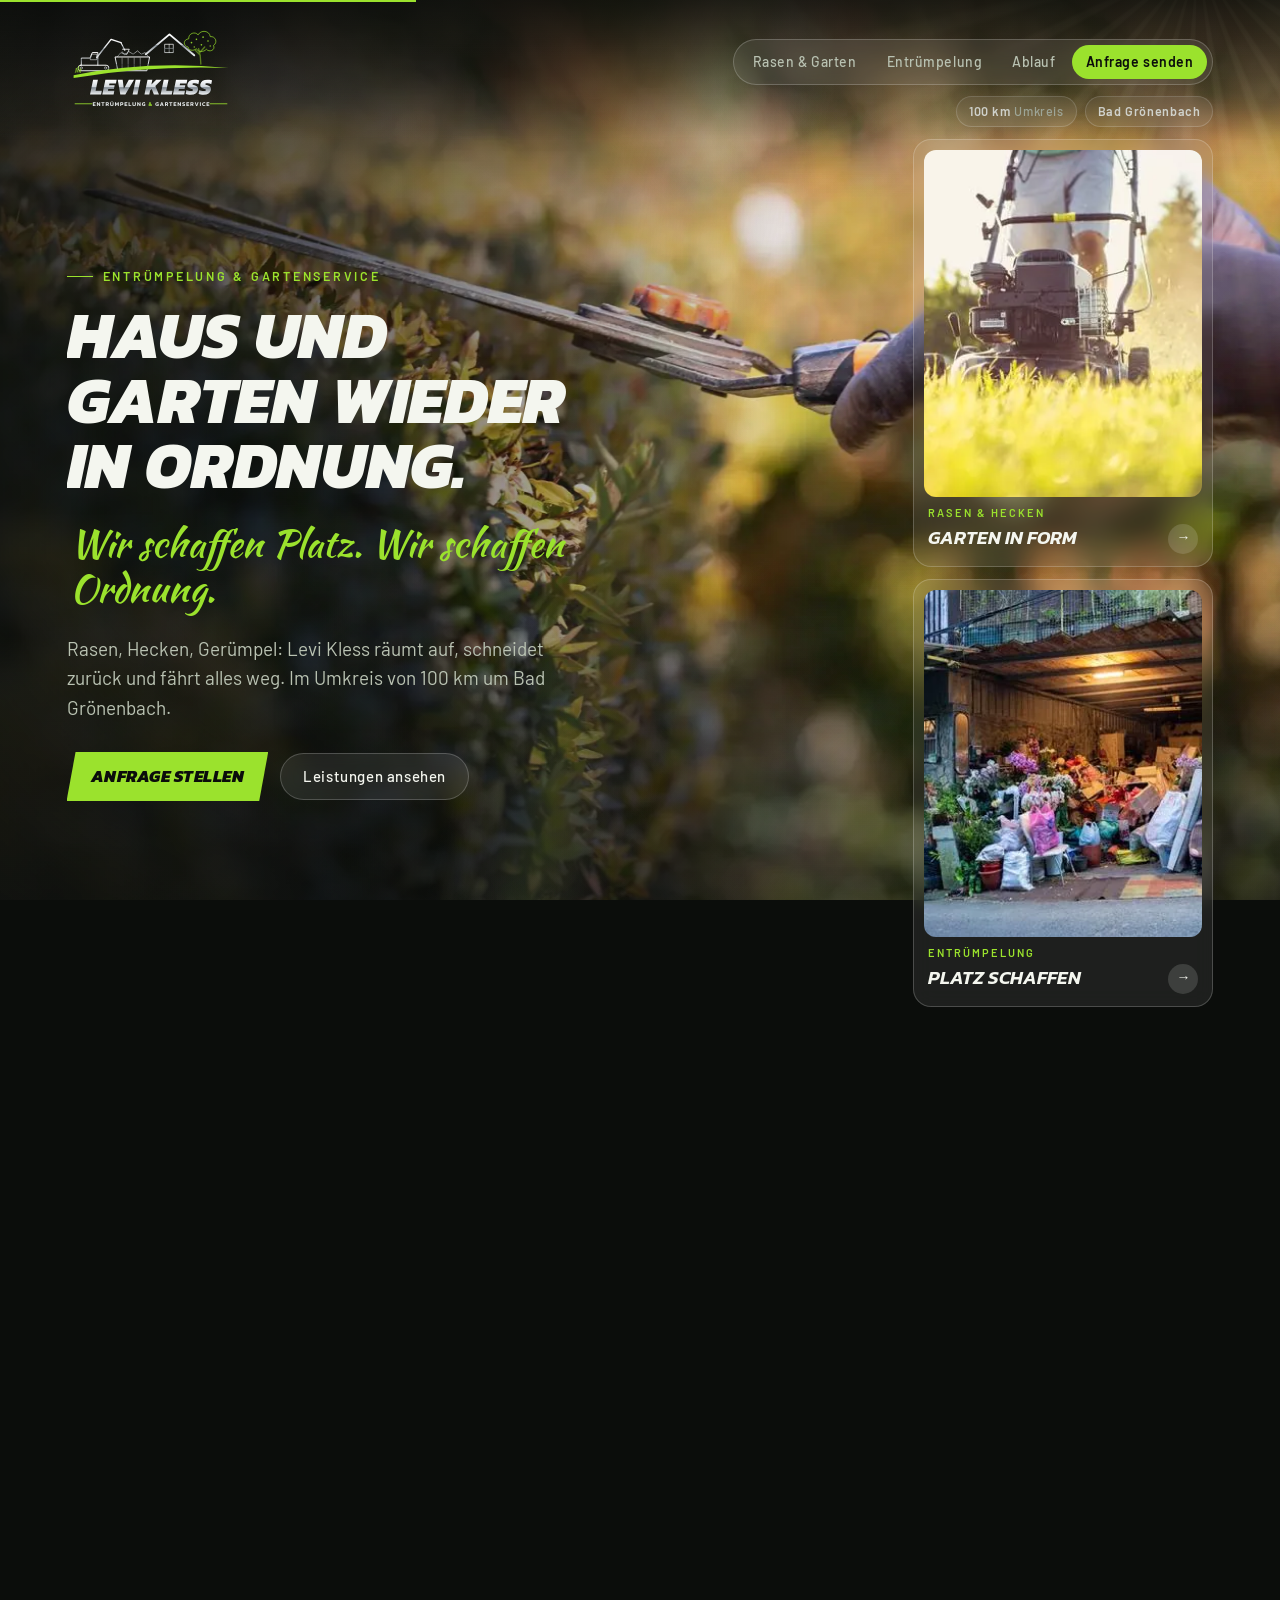
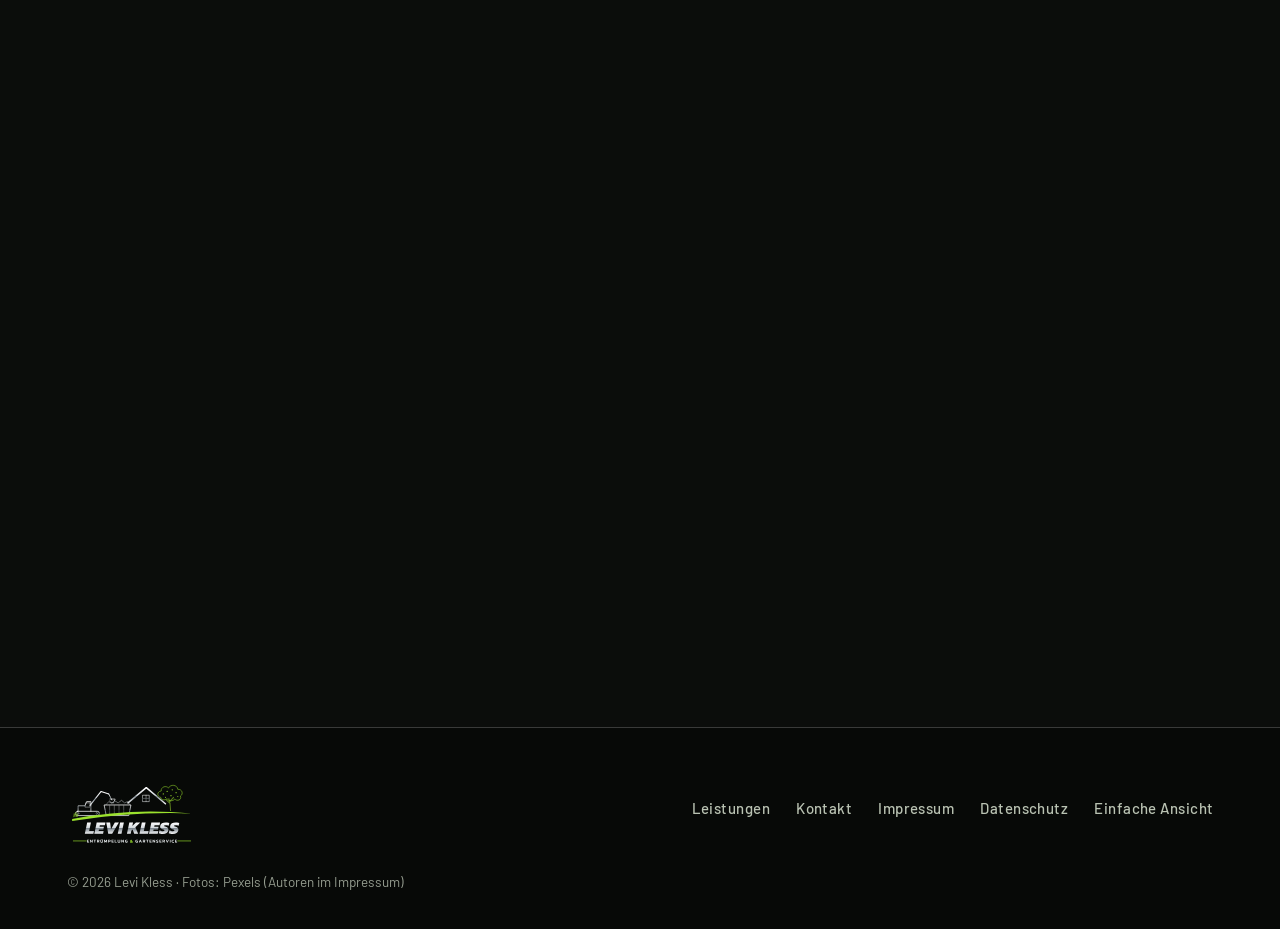
<file: index.html>
<!doctype html>
<html lang="de">
<head>
<meta charset="utf-8">
<meta name="viewport" content="width=device-width, initial-scale=1, viewport-fit=cover">
<title>Levi Kless – Entrümpelung &amp; Gartenservice in Bad Grönenbach</title>
<meta name="description" content="Entrümpelung, Gartenservice, Rasenpflege, Heckenschnitt, Transporte und Umzugshelfer. Festpreis nach Besichtigung. 100 km rund um Bad Grönenbach.">
<meta name="robots" content="noindex">
<meta name="theme-color" content="#0b0d0b">
<script>(function(){try{var m=location.search.match(/ansicht=(foto|einfach)/);if(m)localStorage.setItem('ansicht',m[1]);var pr=localStorage.getItem('ansicht');var small=matchMedia('(max-width:899px)').matches||(matchMedia('(pointer:coarse)').matches&&matchMedia('(max-width:1100px)').matches);if(pr==='einfach'||(pr!=='foto'&&small))location.replace('handy/');}catch(e){}})();</script>
<link rel="icon" href="img/logo.svg" type="image/svg+xml">
<link rel="preload" as="image" href="img/scene-1.webp" fetchpriority="high" media="(min-width:900px)">
<link rel="preload" as="font" type="font/woff2" href="fonts/kanit-latin-800-italic.woff2" crossorigin>
<link rel="stylesheet" href="css/site.css">
<script type="application/ld+json">{"@context": "https://schema.org", "@type": "FAQPage", "mainEntity": [{"@type": "Question", "name": "Was kostet eine Entrümpelung?", "acceptedAnswer": {"@type": "Answer", "text": "Das hängt von der Menge, der Etage und dem Zugang ab. Nach einer Besichtigung nennen wir Ihnen einen festen Preis, ohne versteckte Kosten."}}, {"@type": "Question", "name": "Wie schnell können Sie kommen?", "acceptedAnswer": {"@type": "Answer", "text": "Oft schon kurzfristig. Schreiben Sie uns per WhatsApp, dann nennen wir Ihnen den nächsten freien Termin."}}, {"@type": "Question", "name": "Muss ich bei der Entrümpelung dabei sein?", "acceptedAnswer": {"@type": "Answer", "text": "Nein. Nach der Besichtigung reicht eine Schlüsselübergabe, wir melden uns, wenn alles fertig ist."}}, {"@type": "Question", "name": "Wann darf man Hecken schneiden?", "acceptedAnswer": {"@type": "Answer", "text": "Vom 1. März bis 30. September sind laut Bundesnaturschutzgesetz nur schonende Form- und Pflegeschnitte erlaubt. Starke Rückschnitte machen wir deshalb von Oktober bis Ende Februar."}}, {"@type": "Question", "name": "Nehmen Sie den Grünschnitt mit?", "acceptedAnswer": {"@type": "Answer", "text": "Ja. Schnittgut und Laub nehmen wir mit und entsorgen es fachgerecht."}}, {"@type": "Question", "name": "In welchen Orten sind Sie tätig?", "acceptedAnswer": {"@type": "Answer", "text": "Im Umkreis von 100 km um Bad Grönenbach, zum Beispiel in Memmingen, Kempten, Ottobeuren, Mindelheim und Kaufbeuren."}}]}</script>
<script>document.documentElement.classList.add('js');</script>
</head>
<body>
<div class="stage" aria-hidden="true">
  <div class="scene"><div class="kb"><img src="img/scene-1.webp" alt="" width="1920" height="1280" fetchpriority="high" decoding="async" style="object-position:50% 55%"></div></div>
  <div class="scene"><div class="kb"><picture><source media="(max-width:899px)" srcset="img/scene-2-m.webp"><img src="img/scene-2.webp" alt="" width="1920" height="1280" fetchpriority="low" decoding="async" style="object-position:50% 50%"></picture></div></div>
  <div class="scene"><div class="kb"><picture><source media="(max-width:899px)" srcset="img/scene-3-m.webp"><img src="img/scene-3.webp" alt="" width="1920" height="1280" fetchpriority="low" decoding="async" style="object-position:50% 50%"></picture></div></div>
  <div class="scene"><div class="kb"><picture><source media="(max-width:899px)" srcset="img/scene-4-m.webp"><img src="img/scene-4.webp" alt="" width="1920" height="1280" fetchpriority="low" decoding="async" style="object-position:50% 50%"></picture></div></div>
  <div class="scene"><div class="kb"><picture><source media="(max-width:899px)" srcset="img/scene-5-m.webp"><img src="img/scene-5.webp" alt="" width="1920" height="1280" fetchpriority="low" decoding="async" style="object-position:50% 50%"></picture></div></div>
  <div class="scene"><div class="kb"><picture><source media="(max-width:899px)" srcset="img/scene-6-m.webp"><img src="img/scene-6.webp" alt="" width="1920" height="1280" fetchpriority="low" decoding="async" style="object-position:58% 45%"></picture></div></div>
  <div class="rays"></div><div class="sheen"></div><div class="mist"></div><div class="mist m2"></div>
  <svg class="cut" id="cut" aria-hidden="true"><polygon class="cband"/><polygon class="cglow"/><line class="cthin"/></svg>
</div>
<div class="grain" aria-hidden="true"></div>
<div class="curtain" aria-hidden="true"></div>
<div class="bar" id="bar"></div>

<header class="top gut">
  <a class="brand" href="#start" aria-label="Levi Kless – Entrümpelung &amp; Gartenservice, nach oben"><svg class="logo-svg" aria-hidden="true" focusable="false" viewBox="0 0 610 350" ><defs><linearGradient id="lk-ch" x1="0" y1="0" x2="0" y2="1"><stop offset="0" stop-color="#ffffff"/><stop offset=".48" stop-color="#d3d8dc"/><stop offset=".52" stop-color="#8a939a"/><stop offset="1" stop-color="#eef1f2"/></linearGradient>
<linearGradient id="lk-cht" x1="0" y1="0" x2="0" y2="1"><stop offset="0" stop-color="#ffffff"/><stop offset=".5" stop-color="#cfd5da"/><stop offset=".53" stop-color="#7f8890"/><stop offset="1" stop-color="#f2f4f5"/></linearGradient></defs><g id="art" fill="none" stroke="url(#lk-ch)" stroke-linecap="round" stroke-linejoin="round">
  <!-- excavator -->
  <rect x="40" y="186" width="112" height="20" rx="10" stroke-width="3.5"/>
  <circle cx="52" cy="196" r="4" stroke-width="2"/><circle cx="140" cy="196" r="4" stroke-width="2"/>
  <path d="M52 186 V160 H84 L92 140 H112 V186" stroke-width="3.5"/>
  <path d="M90 146 H108 V166 H86 Z" stroke-width="2"/>
  <path d="M108 158 L160 92 L196 104" stroke-width="5"/>
  <path d="M196 104 L210 132" stroke-width="4"/>
  <path d="M202 128 L226 128 L218 146 Q206 148 200 138" stroke-width="3"/>
  <!-- container -->
  <path d="M176 156 H300 L290 206 H186 Z" stroke-width="3.5"/>
  <path d="M200 160 V202 M222 160 V202 M244 160 V202 M266 160 V202" stroke-width="1.5"/>
  <path d="M182 156 L196 140 L210 148 L224 136 L240 146 L256 134 L270 146 L284 140 L296 156" stroke-width="2"/>
  <!-- house -->
  <path d="M286 146 L372 74 L462 150" stroke-width="7"/>
  <path d="M300 136 V150" stroke-width="3"/>
  <rect x="356" y="110" width="30" height="30" stroke-width="2.5"/><path d="M371 110 V140 M356 125 H386" stroke-width="2"/>
</g>
<!-- tree -->
<path d="M486 182 C486 160 482 140 478 126 M484 150 L466 132 M482 140 L500 120" fill="none" stroke="#5a7d1e" stroke-width="5" stroke-linecap="round"/>
<g fill="none" stroke="#9BE22D" stroke-width="2.5">
  <path d="M440 120 C420 116 422 92 442 90 C440 70 466 62 476 76 C486 56 518 60 520 82 C540 80 548 104 532 114 C540 132 516 140 506 128 C496 140 474 138 470 126 C458 136 440 132 440 120 Z"/>
</g>
<g fill="#9BE22D" opacity=".9">
  <circle cx="452" cy="104" r="3"/><circle cx="470" cy="92" r="3"/><circle cx="494" cy="84" r="3"/><circle cx="512" cy="98" r="3"/><circle cx="488" cy="112" r="3"/><circle cx="520" cy="116" r="2.5"/><circle cx="462" cy="120" r="2.5"/>
</g>
<!-- grass + swoosh -->
<path d="M24 222 Q300 168 586 196 Q300 186 24 232 Z" fill="#9BE22D"/>
<path d="M30 214 l4 -18 l3 16 l5 -22 l2 22 l6 -14 l-1 16" fill="none" stroke="#9BE22D" stroke-width="2" stroke-linejoin="round"/>
<path d="M83.528 292.0 94.68 239.192H112.31L103.946 278.552H126.578L123.79 292.0ZM128.152 292.0 139.304 239.192H180.386L177.68 252.23H154.228L152.752 258.954H173.17000000000002L170.382 272.32H149.964L148.488 278.962H171.94L169.234 292.0ZM193.44 292.0 184.338 239.192H202.214L206.478 271.336L224.436 239.192H243.37800000000001L211.89000000000001 292.0ZM238.146 292.0 249.298 239.192H266.928L255.776 292.0ZM281.228 292.0 292.38 239.192H310.01000000000005L306.48400000000004 255.92000000000002L323.786 239.192H343.71200000000005L320.834 261.004L334.036 292.0H315.34000000000003L307.632 272.156L301.892 277.486L298.858 292.0ZM340.038 292.0 351.19 239.192H368.82000000000005L360.456 278.552H383.088L380.3 292.0ZM384.66200000000003 292.0 395.814 239.192H436.8960000000001L434.19000000000005 252.23H410.73800000000006L409.26200000000006 258.954H429.68000000000006L426.89200000000005 272.32H406.47400000000005L404.99800000000005 278.962H428.45000000000005L425.744 292.0ZM448.884 292.82Q443.55400000000003 292.82 438.716 291.918Q433.87800000000004 291.016 430.762 289.376L433.714 275.6Q437.158 277.404 441.545 278.552Q445.932 279.7 449.786 279.7Q453.06600000000003 279.7 454.99300000000005 279.044Q456.92 278.388 457.24800000000005 276.584Q457.658 274.534 455.198 273.591Q452.738 272.648 447.982 270.926Q442.65200000000004 268.95799999999997 439.86400000000003 266.047Q437.076 263.136 437.076 258.544Q437.076 256.658 437.56800000000004 254.608Q439.372 246.07999999999998 445.645 242.226Q451.918 238.372 463.644 238.372Q466.432 238.372 469.50700000000006 238.741Q472.58200000000005 239.11 475.37 239.643Q478.158 240.176 480.04400000000004 240.832L477.09200000000004 254.69Q473.32000000000005 253.05 469.958 252.353Q466.596 251.656 463.726 251.656Q461.67600000000004 251.656 459.79 251.861Q457.904 252.066 456.71500000000003 252.763Q455.526 253.46 455.526 254.936Q455.526 256.248 457.45300000000003 256.945Q459.38000000000005 257.642 463.562 258.872Q470.53200000000004 260.922 473.197 264.366Q475.862 267.81 475.862 272.156Q475.862 274.288 475.37 276.502Q473.812 283.882 467.375 288.351Q460.93800000000005 292.82 448.884 292.82ZM495.64 292.82Q490.31 292.82 485.472 291.918Q480.634 291.016 477.518 289.376L480.46999999999997 275.6Q483.914 277.404 488.301 278.552Q492.688 279.7 496.542 279.7Q499.822 279.7 501.749 279.044Q503.676 278.388 504.004 276.584Q504.414 274.534 501.95399999999995 273.591Q499.49399999999997 272.648 494.738 270.926Q489.408 268.95799999999997 486.62 266.047Q483.832 263.136 483.832 258.544Q483.832 256.658 484.324 254.608Q486.128 246.07999999999998 492.40099999999995 242.226Q498.674 238.372 510.4 238.372Q513.188 238.372 516.2629999999999 238.741Q519.338 239.11 522.126 239.643Q524.914 240.176 526.8 240.832L523.848 254.69Q520.076 253.05 516.7139999999999 252.353Q513.352 251.656 510.48199999999997 251.656Q508.432 251.656 506.546 251.861Q504.65999999999997 252.066 503.471 252.763Q502.282 253.46 502.282 254.936Q502.282 256.248 504.209 256.945Q506.136 257.642 510.318 258.872Q517.288 260.922 519.953 264.366Q522.6179999999999 267.81 522.6179999999999 272.156Q522.6179999999999 274.288 522.126 276.502Q520.568 283.882 514.131 288.351Q507.694 292.82 495.64 292.82Z" fill="url(#lk-cht)" stroke="#0d0f0d" stroke-width="1.5" paint-order="stroke"/><path d="M28 326 H92 M518 326 H582" stroke="#9BE22D" stroke-width="3"/>
<path d="M93.84349999999998 334.0V320.476H103.81849999999999V323.08H97.22449999999998V325.915H103.04149999999998V328.561H97.22449999999998V331.396H103.81849999999999V334.0ZM108.43549999999998 334.0V320.476H111.33349999999997L117.08749999999998 328.561V320.476H120.48949999999998V334.0H117.57049999999998L111.81649999999998 325.936V334.0ZM128.76049999999998 334.0V323.08H124.79149999999997V320.476H136.11049999999997V323.08H132.14149999999998V334.0ZM140.62249999999997 334.0V320.476H147.38449999999997Q149.77849999999998 320.476 150.91249999999997 321.736Q152.04649999999998 322.996 152.04649999999998 325.117Q152.04649999999998 326.48199999999997 151.3535 327.51099999999997Q150.66049999999998 328.54 149.46349999999998 329.044Q149.75749999999996 329.275 149.93599999999998 329.5585Q150.11449999999996 329.842 150.32449999999997 330.346L151.92049999999998 334.0H148.39249999999998L146.88049999999998 330.556Q146.69149999999996 330.115 146.39749999999998 329.9155Q146.10349999999997 329.716 145.55749999999998 329.716H144.00349999999997V334.0ZM144.00349999999997 327.112H146.50249999999997Q147.48949999999996 327.112 148.04599999999996 326.61850000000004Q148.60249999999996 326.125 148.60249999999996 325.117Q148.60249999999996 323.08 146.6495 323.08H144.00349999999997ZM159.4775 319.006V316.717H161.9555V319.006ZM163.80349999999999 319.006V316.717H166.2815V319.006ZM162.87949999999998 334.21Q160.9895 334.21 159.593 333.601Q158.1965 332.992 157.43 331.795Q156.6635 330.598 156.6635 328.855V320.476H160.0445V328.54Q160.0445 329.947 160.77949999999998 330.64Q161.5145 331.333 162.87949999999998 331.333Q164.2445 331.333 164.97949999999997 330.64Q165.7145 329.947 165.7145 328.54V320.476H169.0955V328.855Q169.0955 330.598 168.329 331.795Q167.5625 332.992 166.166 333.601Q164.7695 334.21 162.87949999999998 334.21ZM174.1325 334.0V320.476H177.4715L181.1465 327.973L184.8005 320.476H188.11849999999998V334.0H184.73749999999998V326.23L182.07049999999998 331.69H180.2015L177.5135 326.23V334.0ZM193.2605 334.0V320.476H199.91750000000002Q201.5345 320.476 202.5845 321.1165Q203.6345 321.757 204.149 322.849Q204.6635 323.941 204.6635 325.306Q204.6635 326.692 204.0755 327.76300000000003Q203.4875 328.834 202.406 329.4325Q201.3245 330.031 199.83350000000002 330.031H196.6415V334.0ZM196.6415 327.427H199.07750000000001Q200.1485 327.427 200.68400000000003 326.839Q201.2195 326.251 201.2195 325.285Q201.2195 324.235 200.726 323.6575Q200.23250000000002 323.08 199.1825 323.08H196.6415ZM208.9865 334.0V320.476H218.9615V323.08H212.3675V325.915H218.1845V328.561H212.3675V331.396H218.9615V334.0ZM223.57850000000002 334.0V320.476H226.95950000000002V331.396H233.34350000000003V334.0ZM243.75650000000002 334.21Q241.86650000000003 334.21 240.47000000000003 333.601Q239.07350000000002 332.992 238.30700000000002 331.795Q237.54050000000004 330.598 237.54050000000004 328.855V320.476H240.92150000000004V328.54Q240.92150000000004 329.947 241.65650000000005 330.64Q242.39150000000004 331.333 243.75650000000002 331.333Q245.12150000000003 331.333 245.85650000000004 330.64Q246.59150000000002 329.947 246.59150000000002 328.54V320.476H249.97250000000003V328.855Q249.97250000000003 330.598 249.20600000000002 331.795Q248.43950000000004 332.992 247.04300000000003 333.601Q245.64650000000003 334.21 243.75650000000002 334.21ZM255.00950000000003 334.0V320.476H257.9075L263.66150000000005 328.561V320.476H267.06350000000003V334.0H264.14450000000005L258.39050000000003 325.936V334.0ZM278.94650000000007 334.21Q275.43950000000007 334.21 273.61250000000007 332.4355Q271.78550000000007 330.661 271.78550000000007 327.427Q271.78550000000007 324.046 273.6545000000001 322.156Q275.52350000000007 320.266 279.15650000000005 320.266Q280.3955000000001 320.266 281.3930000000001 320.413Q282.3905000000001 320.56 283.29350000000005 320.854V323.752Q282.3905000000001 323.416 281.4140000000001 323.28999999999996Q280.43750000000006 323.164 279.40850000000006 323.164Q277.22450000000003 323.164 276.2270000000001 324.20349999999996Q275.2295000000001 325.243 275.2295000000001 327.427Q275.2295000000001 329.422 276.1745000000001 330.37750000000005Q277.1195000000001 331.333 278.9675000000001 331.333Q280.18550000000005 331.333 281.23550000000006 330.997V328.435H278.3165000000001V326.314H284.07050000000004V333.013Q283.35650000000004 333.475 282.086 333.8425Q280.81550000000004 334.21 278.94650000000007 334.21ZM327.7805 334.21Q324.2735 334.21 322.4465 332.4355Q320.6195 330.661 320.6195 327.427Q320.6195 324.046 322.48850000000004 322.156Q324.3575 320.266 327.9905 320.266Q329.22950000000003 320.266 330.22700000000003 320.413Q331.22450000000003 320.56 332.1275 320.854V323.752Q331.22450000000003 323.416 330.24800000000005 323.28999999999996Q329.2715 323.164 328.2425 323.164Q326.0585 323.164 325.06100000000004 324.20349999999996Q324.06350000000003 325.243 324.06350000000003 327.427Q324.06350000000003 329.422 325.0085 330.37750000000005Q325.9535 331.333 327.80150000000003 331.333Q329.0195 331.333 330.0695 330.997V328.435H327.1505V326.314H332.9045V333.013Q332.1905 333.475 330.91999999999996 333.8425Q329.6495 334.21 327.7805 334.21ZM337.2065 334.0 342.3725 320.476H346.0265L351.1925 334.0H347.6645L346.4465 330.934H341.93149999999997L340.73449999999997 334.0ZM342.3935 328.435H345.98449999999997L344.1785 323.731ZM355.91450000000003 334.0V320.476H362.67650000000003Q365.0705 320.476 366.2045 321.736Q367.3385 322.996 367.3385 325.117Q367.3385 326.48199999999997 366.64549999999997 327.51099999999997Q365.9525 328.54 364.7555 329.044Q365.0495 329.275 365.228 329.5585Q365.4065 329.842 365.61650000000003 330.346L367.21250000000003 334.0H363.6845L362.1725 330.556Q361.9835 330.115 361.6895 329.9155Q361.3955 329.716 360.84950000000003 329.716H359.2955V334.0ZM359.2955 327.112H361.7945Q362.7815 327.112 363.33799999999997 326.61850000000004Q363.8945 326.125 363.8945 325.117Q363.8945 323.08 361.9415 323.08H359.2955ZM375.1895 334.0V323.08H371.2205V320.476H382.53950000000003V323.08H378.57050000000004V334.0ZM387.05150000000003 334.0V320.476H397.0265V323.08H390.4325V325.915H396.2495V328.561H390.4325V331.396H397.0265V334.0ZM401.6435 334.0V320.476H404.5415L410.2955 328.561V320.476H413.6975V334.0H410.7785L405.0245 325.936V334.0ZM423.1445 334.21Q421.8005 334.21 420.635 334.0105Q419.46950000000004 333.811 418.6295 333.433V330.556Q419.55350000000004 330.955 420.677 331.207Q421.8005 331.459 422.80850000000004 331.459Q424.06850000000003 331.459 424.688 331.228Q425.3075 330.997 425.3075 330.22Q425.3075 329.695 425.00300000000004 329.38Q424.6985 329.065 424.016 328.82349999999997Q423.3335 328.582 422.1575 328.246Q420.7715 327.826 419.9525 327.3115Q419.1335 326.797 418.77650000000006 326.062Q418.4195 325.327 418.4195 324.256Q418.4195 322.324 419.80550000000005 321.295Q421.1915 320.266 423.9005 320.266Q425.0765 320.266 426.1895 320.4445Q427.3025 320.623 427.9955 320.854V323.752Q427.09250000000003 323.395 426.17900000000003 323.227Q425.26550000000003 323.059 424.40450000000004 323.059Q423.2705 323.059 422.567 323.269Q421.86350000000004 323.479 421.86350000000004 324.235Q421.86350000000004 324.676 422.1155 324.9385Q422.3675 325.201 422.987 325.411Q423.60650000000004 325.621 424.6775 325.915Q426.3365 326.356 427.2185 326.9755Q428.1005 327.595 428.4365 328.4035Q428.77250000000004 329.212 428.77250000000004 330.22Q428.77250000000004 332.005 427.38650000000007 333.10749999999996Q426.00050000000005 334.21 423.1445 334.21ZM433.4945 334.0V320.476H443.4695V323.08H436.8755V325.915H442.6925V328.561H436.8755V331.396H443.4695V334.0ZM448.0865 334.0V320.476H454.8485Q457.24249999999995 320.476 458.37649999999996 321.736Q459.5105 322.996 459.5105 325.117Q459.5105 326.48199999999997 458.8175 327.51099999999997Q458.12449999999995 328.54 456.92749999999995 329.044Q457.2215 329.275 457.4 329.5585Q457.57849999999996 329.842 457.7885 330.346L459.3845 334.0H455.8565L454.3445 330.556Q454.15549999999996 330.115 453.8615 329.9155Q453.5675 329.716 453.02149999999995 329.716H451.4675V334.0ZM451.4675 327.112H453.9665Q454.95349999999996 327.112 455.51 326.61850000000004Q456.06649999999996 326.125 456.06649999999996 325.117Q456.06649999999996 323.08 454.1135 323.08H451.4675ZM468.9785 334.0 463.8125 320.476H467.34049999999996L470.7845 330.136L474.2495 320.476H477.7985L472.6325 334.0ZM482.5205 334.0V320.476H485.9015V334.0ZM497.8895 334.21Q494.3405 334.21 492.482 332.3935Q490.62350000000004 330.577 490.62350000000004 327.343Q490.62350000000004 323.962 492.44000000000005 322.11400000000003Q494.2565 320.266 497.86850000000004 320.266Q499.1075 320.266 500.08400000000006 320.45500000000004Q501.06050000000005 320.644 501.9635 320.959V323.92Q500.1365 323.164 498.12050000000005 323.164Q496.0205 323.164 495.04400000000004 324.172Q494.06750000000005 325.18 494.06750000000005 327.343Q494.06750000000005 329.401 495.09650000000005 330.367Q496.12550000000005 331.333 498.1625 331.333Q499.14950000000005 331.333 500.1155 331.1545Q501.0815 330.976 501.9845 330.598V333.58Q501.1025 333.874 500.1155 334.04200000000003Q499.12850000000003 334.21 497.8895 334.21ZM506.70650000000006 334.0V320.476H516.6815V323.08H510.08750000000003V325.915H515.9045V328.561H510.08750000000003V331.396H516.6815V334.0Z" fill="#e6eaec"/><path d="M306.8285 334.315 305.44250000000005 332.908Q303.84650000000005 334.21 301.0955 334.21Q298.7225 334.21 297.30500000000006 333.202Q295.88750000000005 332.194 295.88750000000005 330.514Q295.88750000000005 329.128 296.62250000000006 328.1725Q297.3575 327.217 298.7225 326.461Q298.05050000000006 325.789 297.65150000000006 325.13800000000003Q297.25250000000005 324.487 297.25250000000005 323.584Q297.25250000000005 322.114 298.3235000000001 321.19Q299.39450000000005 320.266 301.22150000000005 320.266Q303.04850000000005 320.266 304.13000000000005 321.169Q305.21150000000006 322.072 305.21150000000006 323.584Q305.21150000000006 324.613 304.7495 325.3795Q304.2875 326.146 303.36350000000004 326.86L305.58950000000004 329.149Q305.84150000000005 328.666 305.84150000000005 327.952V327.574H308.38250000000005V328.057Q308.38250000000005 328.876 308.13050000000004 329.653Q307.87850000000003 330.43 307.47950000000003 330.976L308.92850000000004 332.425ZM301.1795 325.495Q301.83050000000003 325.096 302.16650000000004 324.7285Q302.50250000000005 324.361 302.50250000000005 323.752Q302.50250000000005 323.206 302.19800000000004 322.8595Q301.8935 322.513 301.2635 322.513Q300.59150000000005 322.513 300.28700000000003 322.8805Q299.9825 323.248 299.9825 323.752Q299.9825 324.214 300.28700000000003 324.634Q300.59150000000005 325.054 301.1795 325.495ZM301.0955 331.9Q302.5445 331.9 303.38450000000006 331.102L300.80150000000003 328.456Q299.9825 328.813 299.5625 329.2645Q299.14250000000004 329.716 299.14250000000004 330.43Q299.14250000000004 331.144 299.68850000000003 331.522Q300.2345 331.9 301.0955 331.9Z" fill="#9BE22D"/><metadata></metadata></svg></a>
  <div class="hdr-r">
  <nav class="pill" aria-label="Hauptmenü">
    <a href="#rasen">Rasen &amp; Garten</a>
    <a href="#entruempelung">Entrümpelung</a>
    <a href="#ablauf">Ablauf</a>
    <a class="go" href="#kontakt">Anfrage senden</a>
  </nav>
  <button class="burger" type="button" aria-label="Menü öffnen" aria-expanded="false" aria-controls="drawer"><span></span><span></span><span></span></button>
  </div>
</header>
<nav class="drawer" id="drawer" aria-label="Menü">
  <a href="#rasen">Rasen &amp; Garten</a>
  <a href="#entruempelung">Entrümpelung</a>
  <a href="#transport">Transporte</a>
  <a href="#ablauf">Ablauf</a>
  <a href="#faq">Fragen</a>
  <a class="go" href="#kontakt">Anfrage senden</a>
</nav>

<main>
  <section class="panel hero gut" id="start" data-scene="0">
    <div class="col">
      <p class="kicker rv" style="--d:.5s">Entrümpelung &amp; Gartenservice</p>
      <h1 class="rv" data-words style="--d:.65s">Haus und Garten wieder in Ordnung.</h1>
      <p class="script rv" style="--d:1.5s">Wir schaffen Platz. Wir schaffen Ordnung.</p>
      <p class="lead rv" style="--d:1.4s">Rasen, Hecken, Gerümpel: Levi Kless räumt auf, schneidet zurück und fährt alles weg. Im Umkreis von 100 km um Bad Grönenbach.</p>
      <div class="row rv" style="--d:1.7s">
        <a class="btn" href="#kontakt">Anfrage stellen</a>
        <a class="ghost" href="#rasen">Leistungen ansehen</a>
      </div>
    </div>
    <aside class="side rv" style="--d:1.9s">
      <div class="chips">
        <span class="chip glass"><b>100 km</b> Umkreis</span>
        <span class="chip glass"><b>Bad Grönenbach</b></span>
      </div>
      <a class="card-link glass" href="#rasen"><span class="imw"><img class="im" src="img/card-2.webp" alt="" width="520" height="347" loading="lazy" decoding="async"></span><small>Rasen &amp; Hecken</small><strong>Garten in Form <i>→</i></strong></a>
      <a class="card-link glass" href="#entruempelung"><span class="imw"><img class="im" src="img/card-4.webp" alt="" width="520" height="347" loading="lazy" decoding="async"></span><small>Entrümpelung</small><strong>Platz schaffen <i>→</i></strong></a>
    </aside>
  </section>

  <section class="panel gut" id="rasen" data-scene="1">
    <div class="col">
      <p class="kicker rv">Rasen &amp; Garten</p>
      <h2 class="rv" data-words>Wenn der Rasen wieder atmet.</h2>
      <ul class="cards">
        <li class="glass rv" style="--d:.15s"><span class="card-icon ic-mower" aria-hidden="true"><svg viewBox="0 0 24 24" fill="none" stroke="currentColor" stroke-width="1.7" stroke-linecap="round" stroke-linejoin="round" aria-hidden="true"><path d="M3 15h13l-1.5-5H6L3 15ZM14.5 10l3-7h2.5"/><circle cx="6" cy="18" r="2"/><circle cx="14" cy="18" r="2"/></svg></span><div><b>Rasenpflege</b><span>Mähen, Vertikutieren</span></div></li>
        <li class="glass rv" style="--d:.3s"><span class="card-icon ic-tree" aria-hidden="true"><svg viewBox="0 0 24 24" fill="none" stroke="currentColor" stroke-width="1.7" stroke-linecap="round" stroke-linejoin="round" aria-hidden="true"><path d="M12 21v-6M12 15l-3-2.5M12 13.5l2.5-2"/><path d="M7.5 15.5A4 4 0 0 1 6 8.2a4.5 4.5 0 0 1 8.4-3A4 4 0 0 1 19 10a3.5 3.5 0 0 1-2.5 5.5Z"/></svg></span><div><b>Gartenservice</b><span>Pflege, Rückschnitt, Neuanlage</span></div></li>
      </ul>
    </div>
  </section>

  <section class="panel gut" id="hecken" data-scene="2">
    <div class="col">
      <p class="kicker rv">Hecken &amp; Sträucher</p>
      <h2 class="rv" data-words>Schnitt, der sitzt.</h2>
      <ul class="cards">
        <li class="glass rv" style="--d:.15s"><span class="card-icon ic-shears" aria-hidden="true"><svg viewBox="0 0 24 24" fill="none" stroke="currentColor" stroke-width="1.7" stroke-linecap="round" stroke-linejoin="round" aria-hidden="true"><circle cx="6.5" cy="18" r="2.5"/><circle cx="17.5" cy="18" r="2.5"/><path d="M8.3 16.2 19 4M15.7 16.2 5 4"/></svg></span><div><b>Hecken- &amp; Strauchschnitt</b><span>Sauber in Form gebracht</span></div></li>
        <li class="glass rv" style="--d:.3s"><span class="card-icon ic-tree" aria-hidden="true"><svg viewBox="0 0 24 24" fill="none" stroke="currentColor" stroke-width="1.7" stroke-linecap="round" stroke-linejoin="round" aria-hidden="true"><path d="M12 21v-6M12 15l-3-2.5M12 13.5l2.5-2"/><path d="M7.5 15.5A4 4 0 0 1 6 8.2a4.5 4.5 0 0 1 8.4-3A4 4 0 0 1 19 10a3.5 3.5 0 0 1-2.5 5.5Z"/></svg></span><div><b>Rückschnitt</b><span>Bäume und Büsche zurück auf Maß</span></div></li>
        <li class="glass rv" style="--d:.45s"><span class="card-icon ic-truck" aria-hidden="true"><svg viewBox="0 0 24 24" fill="none" stroke="currentColor" stroke-width="1.7" stroke-linecap="round" stroke-linejoin="round" aria-hidden="true"><path d="M2 6h11v10H2zM13 9h4.5l3.5 3.5V16h-8"/><circle cx="6" cy="18" r="2"/><circle cx="17" cy="18" r="2"/></svg></span><div><b>Schnittgut weg</b><span>Wir nehmen alles mit</span></div></li>
      </ul>
    </div>
  </section>

  <section class="light gut" id="ablauf">
    <div class="wrap">
      <div>
        <p class="kicker rv">So läuft es</p>
        <h2 class="rv" data-words>Drei Schritte zum freien Platz.</h2>
        <ol class="steps">
          <li class="rv" style="--d:.1s"><em>1</em><div><b>Nachricht schicken</b><span>Ort und ein Foto per WhatsApp genügen.</span></div></li>
          <li class="rv" style="--d:.25s"><em>2</em><div><b>Termin abstimmen</b><span>Levi meldet sich mit Preis und Termin.</span></div></li>
          <li class="rv" style="--d:.4s"><em>3</em><div><b>Ausräumen und Abfahrt</b><span>Eingeladen, weggefahren, entsorgt.</span></div></li>
        </ol>
      </div>
      <div class="rcol">
        <div class="big rv" style="--d:.3s"><span class="count" data-to="100">100</span> km<small>Einsatzradius ab Bad Grönenbach</small></div>
        <div class="stats rv" style="--d:.5s">
          <div><b>Festpreis</b><span>nach Besichtigung</span></div>
        </div>
      </div>
    </div>
  </section>

  <section class="panel gut" id="entruempelung" data-scene="3">
    <div class="col">
      <p class="kicker rv">Entrümpelung</p>
      <h2 class="rv" data-words>Raus mit dem Ballast.</h2>
      <ul class="cards">
        <li class="glass rv" style="--d:.15s"><span class="card-icon ic-bin" aria-hidden="true"><svg viewBox="0 0 24 24" fill="none" stroke="currentColor" stroke-width="1.7" stroke-linecap="round" stroke-linejoin="round" aria-hidden="true"><path d="M5 7h14M10 7V4h4v3M7 7l1 13h8l1-13M10.5 10.5v6.5M13.5 10.5v6.5"/></svg></span><div><b>Entrümpelung</b><span>Wohnung, Haus, Keller</span></div></li>
        <li class="glass rv" style="--d:.3s"><span class="card-icon ic-box" aria-hidden="true"><svg viewBox="0 0 24 24" fill="none" stroke="currentColor" stroke-width="1.7" stroke-linecap="round" stroke-linejoin="round" aria-hidden="true"><path d="M3 7.5 12 3l9 4.5v9L12 21l-9-4.5v-9ZM3 7.5l9 4.5 9-4.5M12 12v9M7.5 5.2l9 4.5"/></svg></span><div><b>Umzugshelfer</b><span>Tragen, laden, fahren</span></div></li>
      </ul>
    </div>
  </section>

  <section class="panel gut" id="transport" data-scene="4">
    <div class="col">
      <p class="kicker rv">Transporte &amp; Entsorgung</p>
      <h2 class="rv" data-words>Eingeladen. Weggefahren.</h2>
      <ul class="cards">
        <li class="glass rv" style="--d:.15s"><span class="card-icon ic-truck" aria-hidden="true"><svg viewBox="0 0 24 24" fill="none" stroke="currentColor" stroke-width="1.7" stroke-linecap="round" stroke-linejoin="round" aria-hidden="true"><path d="M2 6h11v10H2zM13 9h4.5l3.5 3.5V16h-8"/><circle cx="6" cy="18" r="2"/><circle cx="17" cy="18" r="2"/></svg></span><div><b>Transporte &amp; Entsorgung</b><span>Wir fahren alles weg</span></div></li>
      </ul>
    </div>
  </section>

    <section class="panel gut" id="faq">
    <div class="col wide">
      <div class="faq">
        <div>
          <p class="kicker rv">Häufige Fragen</p>
          <h2 class="rv" data-words>Gut zu wissen.</h2>
        </div>
        <div class="faq-list">
          <details class="rv" style="--d:0.10s"><summary>Was kostet eine Entrümpelung?</summary><p>Das hängt von der Menge, der Etage und dem Zugang ab. Nach einer Besichtigung nennen wir Ihnen einen festen Preis, ohne versteckte Kosten.</p></details>
          <details class="rv" style="--d:0.18s"><summary>Wie schnell können Sie kommen?</summary><p>Oft schon kurzfristig. Schreiben Sie uns per WhatsApp, dann nennen wir Ihnen den nächsten freien Termin.</p></details>
          <details class="rv" style="--d:0.26s"><summary>Muss ich bei der Entrümpelung dabei sein?</summary><p>Nein. Nach der Besichtigung reicht eine Schlüsselübergabe, wir melden uns, wenn alles fertig ist.</p></details>
          <details class="rv" style="--d:0.34s"><summary>Wann darf man Hecken schneiden?</summary><p>Vom 1. März bis 30. September sind laut Bundesnaturschutzgesetz nur schonende Form- und Pflegeschnitte erlaubt. Starke Rückschnitte machen wir deshalb von Oktober bis Ende Februar.</p></details>
          <details class="rv" style="--d:0.42s"><summary>Nehmen Sie den Grünschnitt mit?</summary><p>Ja. Schnittgut und Laub nehmen wir mit und entsorgen es fachgerecht.</p></details>
          <details class="rv" style="--d:0.50s"><summary>In welchen Orten sind Sie tätig?</summary><p>Im Umkreis von 100 km um Bad Grönenbach, zum Beispiel in Memmingen, Kempten, Ottobeuren, Mindelheim und Kaufbeuren.</p></details>
        </div>
      </div>
    </div>
  </section>

  <section class="panel gut kpanel" id="kontakt" data-scene="5">
    <div class="kgrid">
      <div class="col">
        <p class="kicker rv">Platz ist da</p>
        <h2 class="rv" data-words>Jetzt anfragen.</h2>
        <p class="script rv" style="--d:.6s">Wir schaffen Platz. Wir schaffen Ordnung.</p>
        <p class="lead rv" style="--d:.8s">Kurz ausfüllen und absenden: WhatsApp öffnet sich mit Ihrer fertigen Nachricht. Wir melden uns schnell und vereinbaren einen Besichtigungstermin.</p>
        <ul class="facts rv" style="--d:1.0s">
          <li><b>Telefon / WhatsApp:</b> 0160 3313379</li>
          <li><b>E-Mail:</b> Levikless@web.de</li>
          <li><b>Standort:</b> Allgäuer Straße 4, 87730 Bad Grönenbach</li>
        </ul>
      </div>
      <form class="kform glass rv" id="wa-form" novalidate style="--d:.5s">
        <fieldset>
          <legend>Was dürfen wir für Sie tun?</legend>
          <div class="fchips"><label class="fchip"><input type="checkbox" name="leistung" value="Entrümpelung"><span>Entrümpelung</span></label><label class="fchip"><input type="checkbox" name="leistung" value="Gartenservice"><span>Gartenservice</span></label><label class="fchip"><input type="checkbox" name="leistung" value="Rasenpflege"><span>Rasenpflege</span></label><label class="fchip"><input type="checkbox" name="leistung" value="Hecken- & Strauchschnitt"><span>Hecken- &amp; Strauchschnitt</span></label><label class="fchip"><input type="checkbox" name="leistung" value="Transporte & Entsorgung"><span>Transporte &amp; Entsorgung</span></label><label class="fchip"><input type="checkbox" name="leistung" value="Umzugshelfer"><span>Umzugshelfer</span></label></div>
        </fieldset>
        <div class="frow">
          <label>Ort<input type="text" name="ort" placeholder="z. B. Memmingen" autocomplete="address-level2"></label>
          <label>Wunschtermin<input type="text" name="termin" placeholder="z. B. nächste Woche"></label>
        </div>
        <label>Kurze Beschreibung<textarea name="text" rows="2" placeholder="z. B. Keller ca. 20 m², Möbel und Kartons"></textarea></label>
        <label>Ihr Name<input type="text" name="name" autocomplete="name" required></label>
        <p class="ferr" id="form-error" hidden>Bitte wählen Sie eine Leistung und geben Sie Ihren Namen an.</p>
        <button class="btn fsend" type="submit"><svg viewBox="0 0 24 24" width="20" height="20" fill="currentColor" aria-hidden="true"><path d="M12 2a10 10 0 0 0-8.6 15.1L2 22l5-1.3A10 10 0 1 0 12 2Zm0 18.2c-1.5 0-3-.4-4.2-1.2l-.3-.2-3 .8.8-2.9-.2-.3A8.2 8.2 0 1 1 12 20.2Zm4.5-6.1c-.2-.1-1.5-.7-1.7-.8-.2-.1-.4-.1-.6.1l-.8 1c-.1.2-.3.2-.5.1a6.7 6.7 0 0 1-3.3-2.9c-.3-.4.2-.4.7-1.3.1-.2 0-.3 0-.4l-.8-1.8c-.2-.5-.4-.4-.6-.4h-.5c-.2 0-.4.1-.6.3-.2.2-.8.8-.8 2s.9 2.3 1 2.5c.1.2 1.7 2.6 4.1 3.6 1.5.7 2.1.7 2.9.6.5-.1 1.5-.6 1.7-1.2.2-.6.2-1.1.1-1.2l-.4-.3Z"/></svg> Anfrage per WhatsApp senden</button>
        <p class="fhint">Mit dem Klick öffnet sich WhatsApp. Ihre Nachricht wird erst gesendet, wenn Sie dort auf „Senden“ tippen. Dabei gelten die Datenschutzregeln von WhatsApp.</p>
      </form>
    </div>
  </section>
</main>

<footer class="foot gut">
  <div class="foot-in">
    <a href="index.html" aria-label="Levi Kless, zur Startseite"><img src="img/logo.svg" alt="Levi Kless – Entrümpelung &amp; Gartenservice" width="130" height="75"></a>
    <nav aria-label="Rechtliches">
      <a href="index.html#rasen">Leistungen</a>
      <a href="index.html#kontakt">Kontakt</a>
      <a href="impressum.html">Impressum</a>
      <a href="datenschutz.html">Datenschutz</a>
      <a href="./?ansicht=einfach">Einfache Ansicht</a>
    </nav>
    <p>© 2026 Levi Kless · Fotos: Pexels (Autoren im Impressum)</p>
  </div>
</footer>


<script src="js/site.js"></script>
</body>
</html>
</file>
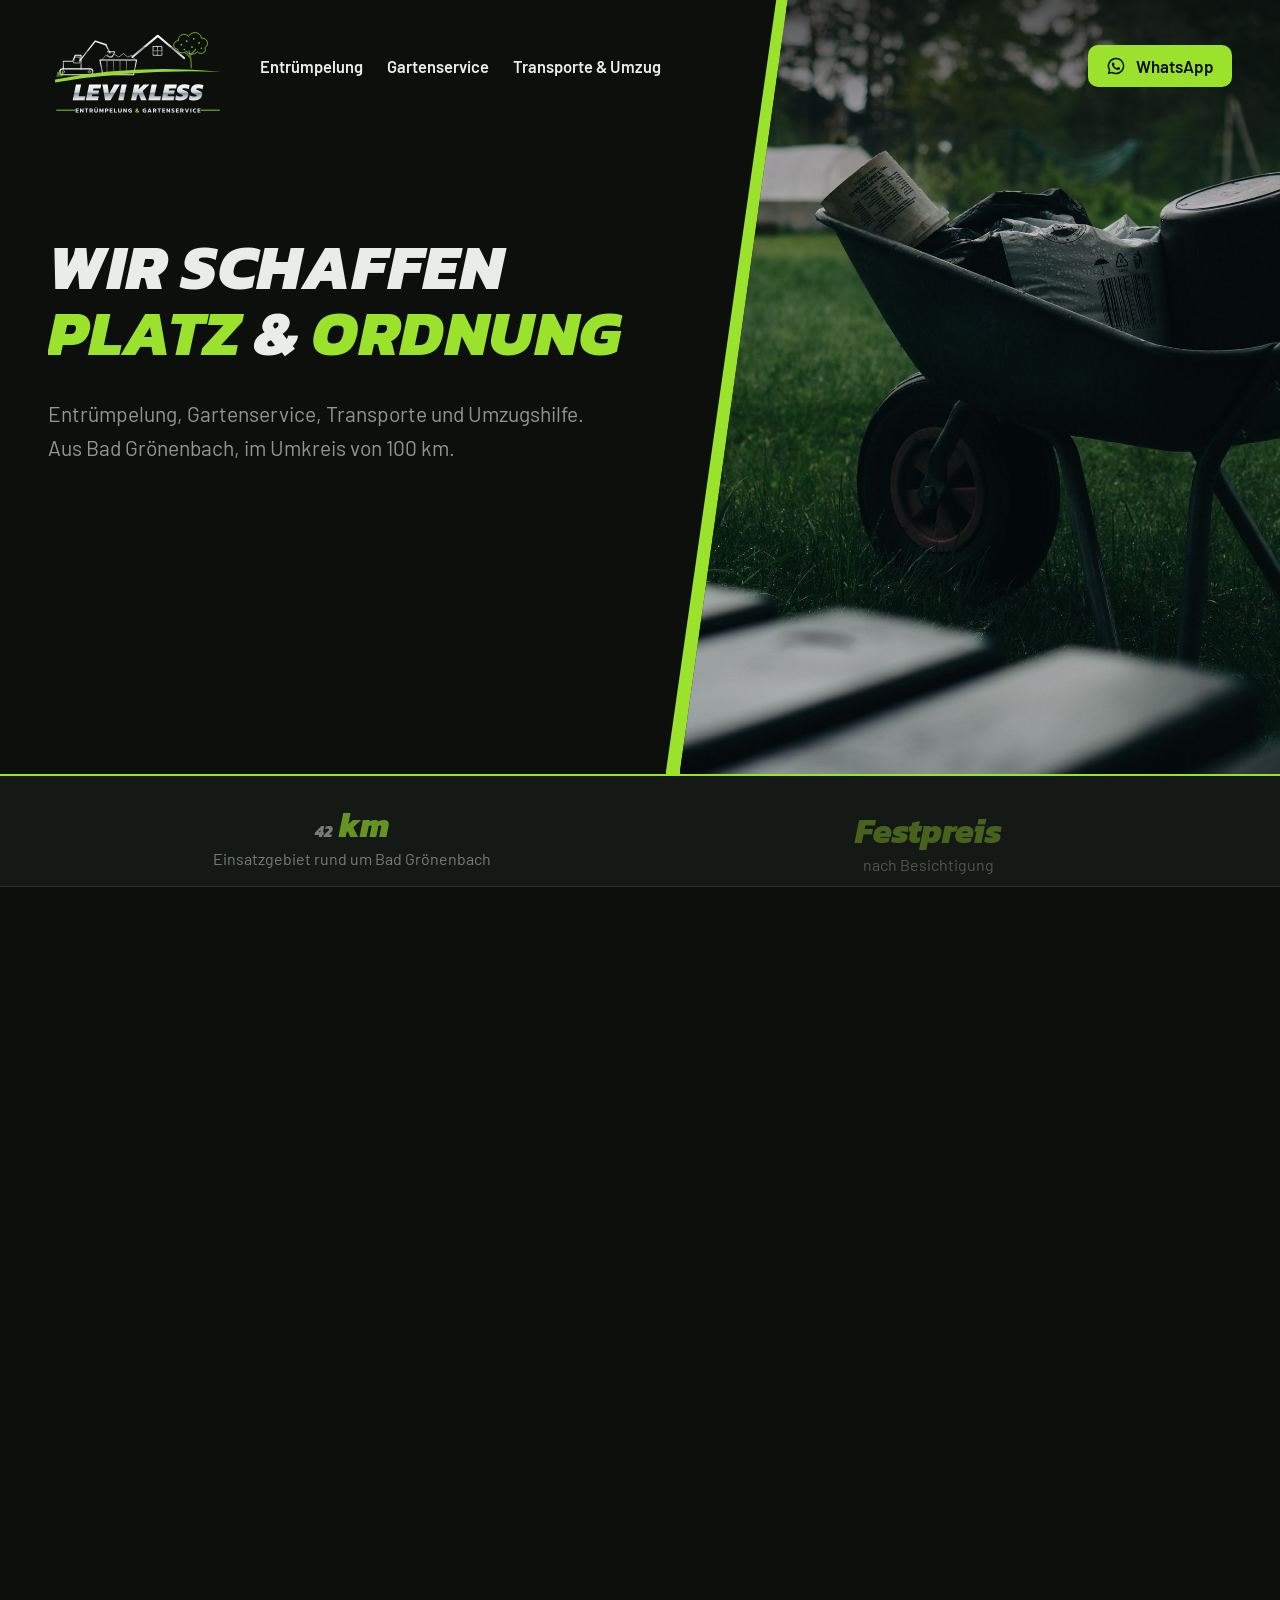
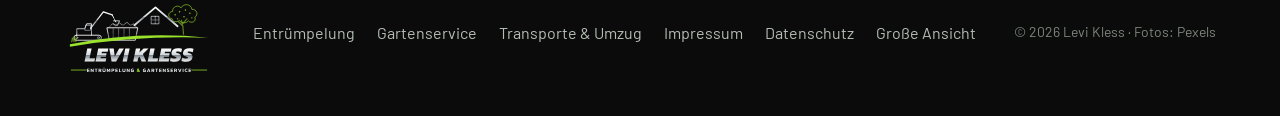
<file: handy/index.html>
<!doctype html>
<html lang="de">
<head>
<meta charset="utf-8">
<meta name="viewport" content="width=device-width, initial-scale=1">
<title>Levi Kless – Entrümpelung &amp; Gartenservice | Bad Grönenbach &amp; Allgäu</title>
<meta name="description" content="Entrümpelung, Gartenservice, Transporte und Umzugshilfe aus Bad Grönenbach. Im Umkreis von 100 km: Memmingen, Kempten, Ottobeuren, Mindelheim. Termin per WhatsApp.">
<meta name="robots" content="noindex">
<link rel="icon" href="img/logo.svg" type="image/svg+xml">
<link rel="preload" href="fonts/kanit-800-italic-latin.woff2" as="font" type="font/woff2" crossorigin>
<link rel="stylesheet" href="css/style.css">
</head>
<body>

<header class="site-header home">
  <div class="wrap">
    <a class="logo" href="index.html" aria-label="Levi Kless – Startseite"><svg class="logo-svg" viewBox="0 0 610 350" role="img" aria-label="Levi Kless Entrümpelung &amp; Gartenservice"><defs><linearGradient id="lk-ch" x1="0" y1="0" x2="0" y2="1"><stop offset="0" stop-color="#ffffff"/><stop offset=".48" stop-color="#d3d8dc"/><stop offset=".52" stop-color="#8a939a"/><stop offset="1" stop-color="#eef1f2"/></linearGradient>
<linearGradient id="lk-cht" x1="0" y1="0" x2="0" y2="1"><stop offset="0" stop-color="#ffffff"/><stop offset=".5" stop-color="#cfd5da"/><stop offset=".53" stop-color="#7f8890"/><stop offset="1" stop-color="#f2f4f5"/></linearGradient></defs><g id="art" fill="none" stroke="url(#lk-ch)" stroke-linecap="round" stroke-linejoin="round">
  <!-- excavator -->
  <rect x="40" y="186" width="112" height="20" rx="10" stroke-width="3.5"/>
  <circle cx="52" cy="196" r="4" stroke-width="2"/><circle cx="140" cy="196" r="4" stroke-width="2"/>
  <path d="M52 186 V160 H84 L92 140 H112 V186" stroke-width="3.5"/>
  <path d="M90 146 H108 V166 H86 Z" stroke-width="2"/>
  <path d="M108 158 L160 92 L196 104" stroke-width="5"/>
  <path d="M196 104 L210 132" stroke-width="4"/>
  <path d="M202 128 L226 128 L218 146 Q206 148 200 138" stroke-width="3"/>
  <!-- container -->
  <path d="M176 156 H300 L290 206 H186 Z" stroke-width="3.5"/>
  <path d="M200 160 V202 M222 160 V202 M244 160 V202 M266 160 V202" stroke-width="1.5"/>
  <path d="M182 156 L196 140 L210 148 L224 136 L240 146 L256 134 L270 146 L284 140 L296 156" stroke-width="2"/>
  <!-- house -->
  <path d="M286 146 L372 74 L462 150" stroke-width="7"/>
  <path d="M300 136 V150" stroke-width="3"/>
  <rect x="356" y="110" width="30" height="30" stroke-width="2.5"/><path d="M371 110 V140 M356 125 H386" stroke-width="2"/>
</g>
<!-- tree -->
<path d="M486 182 C486 160 482 140 478 126 M484 150 L466 132 M482 140 L500 120" fill="none" stroke="#5a7d1e" stroke-width="5" stroke-linecap="round"/>
<g fill="none" stroke="#9BE22D" stroke-width="2.5">
  <path d="M440 120 C420 116 422 92 442 90 C440 70 466 62 476 76 C486 56 518 60 520 82 C540 80 548 104 532 114 C540 132 516 140 506 128 C496 140 474 138 470 126 C458 136 440 132 440 120 Z"/>
</g>
<g fill="#9BE22D" opacity=".9">
  <circle cx="452" cy="104" r="3"/><circle cx="470" cy="92" r="3"/><circle cx="494" cy="84" r="3"/><circle cx="512" cy="98" r="3"/><circle cx="488" cy="112" r="3"/><circle cx="520" cy="116" r="2.5"/><circle cx="462" cy="120" r="2.5"/>
</g>
<!-- grass + swoosh -->
<path d="M24 222 Q300 168 586 196 Q300 186 24 232 Z" fill="#9BE22D"/>
<path d="M30 214 l4 -18 l3 16 l5 -22 l2 22 l6 -14 l-1 16" fill="none" stroke="#9BE22D" stroke-width="2" stroke-linejoin="round"/>
<path d="M83.528 292.0 94.68 239.192H112.31L103.946 278.552H126.578L123.79 292.0ZM128.152 292.0 139.304 239.192H180.386L177.68 252.23H154.228L152.752 258.954H173.17000000000002L170.382 272.32H149.964L148.488 278.962H171.94L169.234 292.0ZM193.44 292.0 184.338 239.192H202.214L206.478 271.336L224.436 239.192H243.37800000000001L211.89000000000001 292.0ZM238.146 292.0 249.298 239.192H266.928L255.776 292.0ZM281.228 292.0 292.38 239.192H310.01000000000005L306.48400000000004 255.92000000000002L323.786 239.192H343.71200000000005L320.834 261.004L334.036 292.0H315.34000000000003L307.632 272.156L301.892 277.486L298.858 292.0ZM340.038 292.0 351.19 239.192H368.82000000000005L360.456 278.552H383.088L380.3 292.0ZM384.66200000000003 292.0 395.814 239.192H436.8960000000001L434.19000000000005 252.23H410.73800000000006L409.26200000000006 258.954H429.68000000000006L426.89200000000005 272.32H406.47400000000005L404.99800000000005 278.962H428.45000000000005L425.744 292.0ZM448.884 292.82Q443.55400000000003 292.82 438.716 291.918Q433.87800000000004 291.016 430.762 289.376L433.714 275.6Q437.158 277.404 441.545 278.552Q445.932 279.7 449.786 279.7Q453.06600000000003 279.7 454.99300000000005 279.044Q456.92 278.388 457.24800000000005 276.584Q457.658 274.534 455.198 273.591Q452.738 272.648 447.982 270.926Q442.65200000000004 268.95799999999997 439.86400000000003 266.047Q437.076 263.136 437.076 258.544Q437.076 256.658 437.56800000000004 254.608Q439.372 246.07999999999998 445.645 242.226Q451.918 238.372 463.644 238.372Q466.432 238.372 469.50700000000006 238.741Q472.58200000000005 239.11 475.37 239.643Q478.158 240.176 480.04400000000004 240.832L477.09200000000004 254.69Q473.32000000000005 253.05 469.958 252.353Q466.596 251.656 463.726 251.656Q461.67600000000004 251.656 459.79 251.861Q457.904 252.066 456.71500000000003 252.763Q455.526 253.46 455.526 254.936Q455.526 256.248 457.45300000000003 256.945Q459.38000000000005 257.642 463.562 258.872Q470.53200000000004 260.922 473.197 264.366Q475.862 267.81 475.862 272.156Q475.862 274.288 475.37 276.502Q473.812 283.882 467.375 288.351Q460.93800000000005 292.82 448.884 292.82ZM495.64 292.82Q490.31 292.82 485.472 291.918Q480.634 291.016 477.518 289.376L480.46999999999997 275.6Q483.914 277.404 488.301 278.552Q492.688 279.7 496.542 279.7Q499.822 279.7 501.749 279.044Q503.676 278.388 504.004 276.584Q504.414 274.534 501.95399999999995 273.591Q499.49399999999997 272.648 494.738 270.926Q489.408 268.95799999999997 486.62 266.047Q483.832 263.136 483.832 258.544Q483.832 256.658 484.324 254.608Q486.128 246.07999999999998 492.40099999999995 242.226Q498.674 238.372 510.4 238.372Q513.188 238.372 516.2629999999999 238.741Q519.338 239.11 522.126 239.643Q524.914 240.176 526.8 240.832L523.848 254.69Q520.076 253.05 516.7139999999999 252.353Q513.352 251.656 510.48199999999997 251.656Q508.432 251.656 506.546 251.861Q504.65999999999997 252.066 503.471 252.763Q502.282 253.46 502.282 254.936Q502.282 256.248 504.209 256.945Q506.136 257.642 510.318 258.872Q517.288 260.922 519.953 264.366Q522.6179999999999 267.81 522.6179999999999 272.156Q522.6179999999999 274.288 522.126 276.502Q520.568 283.882 514.131 288.351Q507.694 292.82 495.64 292.82Z" fill="url(#lk-cht)" stroke="#0d0f0d" stroke-width="1.5" paint-order="stroke"/><path d="M28 326 H92 M518 326 H582" stroke="#9BE22D" stroke-width="3"/>
<path d="M93.84349999999998 334.0V320.476H103.81849999999999V323.08H97.22449999999998V325.915H103.04149999999998V328.561H97.22449999999998V331.396H103.81849999999999V334.0ZM108.43549999999998 334.0V320.476H111.33349999999997L117.08749999999998 328.561V320.476H120.48949999999998V334.0H117.57049999999998L111.81649999999998 325.936V334.0ZM128.76049999999998 334.0V323.08H124.79149999999997V320.476H136.11049999999997V323.08H132.14149999999998V334.0ZM140.62249999999997 334.0V320.476H147.38449999999997Q149.77849999999998 320.476 150.91249999999997 321.736Q152.04649999999998 322.996 152.04649999999998 325.117Q152.04649999999998 326.48199999999997 151.3535 327.51099999999997Q150.66049999999998 328.54 149.46349999999998 329.044Q149.75749999999996 329.275 149.93599999999998 329.5585Q150.11449999999996 329.842 150.32449999999997 330.346L151.92049999999998 334.0H148.39249999999998L146.88049999999998 330.556Q146.69149999999996 330.115 146.39749999999998 329.9155Q146.10349999999997 329.716 145.55749999999998 329.716H144.00349999999997V334.0ZM144.00349999999997 327.112H146.50249999999997Q147.48949999999996 327.112 148.04599999999996 326.61850000000004Q148.60249999999996 326.125 148.60249999999996 325.117Q148.60249999999996 323.08 146.6495 323.08H144.00349999999997ZM159.4775 319.006V316.717H161.9555V319.006ZM163.80349999999999 319.006V316.717H166.2815V319.006ZM162.87949999999998 334.21Q160.9895 334.21 159.593 333.601Q158.1965 332.992 157.43 331.795Q156.6635 330.598 156.6635 328.855V320.476H160.0445V328.54Q160.0445 329.947 160.77949999999998 330.64Q161.5145 331.333 162.87949999999998 331.333Q164.2445 331.333 164.97949999999997 330.64Q165.7145 329.947 165.7145 328.54V320.476H169.0955V328.855Q169.0955 330.598 168.329 331.795Q167.5625 332.992 166.166 333.601Q164.7695 334.21 162.87949999999998 334.21ZM174.1325 334.0V320.476H177.4715L181.1465 327.973L184.8005 320.476H188.11849999999998V334.0H184.73749999999998V326.23L182.07049999999998 331.69H180.2015L177.5135 326.23V334.0ZM193.2605 334.0V320.476H199.91750000000002Q201.5345 320.476 202.5845 321.1165Q203.6345 321.757 204.149 322.849Q204.6635 323.941 204.6635 325.306Q204.6635 326.692 204.0755 327.76300000000003Q203.4875 328.834 202.406 329.4325Q201.3245 330.031 199.83350000000002 330.031H196.6415V334.0ZM196.6415 327.427H199.07750000000001Q200.1485 327.427 200.68400000000003 326.839Q201.2195 326.251 201.2195 325.285Q201.2195 324.235 200.726 323.6575Q200.23250000000002 323.08 199.1825 323.08H196.6415ZM208.9865 334.0V320.476H218.9615V323.08H212.3675V325.915H218.1845V328.561H212.3675V331.396H218.9615V334.0ZM223.57850000000002 334.0V320.476H226.95950000000002V331.396H233.34350000000003V334.0ZM243.75650000000002 334.21Q241.86650000000003 334.21 240.47000000000003 333.601Q239.07350000000002 332.992 238.30700000000002 331.795Q237.54050000000004 330.598 237.54050000000004 328.855V320.476H240.92150000000004V328.54Q240.92150000000004 329.947 241.65650000000005 330.64Q242.39150000000004 331.333 243.75650000000002 331.333Q245.12150000000003 331.333 245.85650000000004 330.64Q246.59150000000002 329.947 246.59150000000002 328.54V320.476H249.97250000000003V328.855Q249.97250000000003 330.598 249.20600000000002 331.795Q248.43950000000004 332.992 247.04300000000003 333.601Q245.64650000000003 334.21 243.75650000000002 334.21ZM255.00950000000003 334.0V320.476H257.9075L263.66150000000005 328.561V320.476H267.06350000000003V334.0H264.14450000000005L258.39050000000003 325.936V334.0ZM278.94650000000007 334.21Q275.43950000000007 334.21 273.61250000000007 332.4355Q271.78550000000007 330.661 271.78550000000007 327.427Q271.78550000000007 324.046 273.6545000000001 322.156Q275.52350000000007 320.266 279.15650000000005 320.266Q280.3955000000001 320.266 281.3930000000001 320.413Q282.3905000000001 320.56 283.29350000000005 320.854V323.752Q282.3905000000001 323.416 281.4140000000001 323.28999999999996Q280.43750000000006 323.164 279.40850000000006 323.164Q277.22450000000003 323.164 276.2270000000001 324.20349999999996Q275.2295000000001 325.243 275.2295000000001 327.427Q275.2295000000001 329.422 276.1745000000001 330.37750000000005Q277.1195000000001 331.333 278.9675000000001 331.333Q280.18550000000005 331.333 281.23550000000006 330.997V328.435H278.3165000000001V326.314H284.07050000000004V333.013Q283.35650000000004 333.475 282.086 333.8425Q280.81550000000004 334.21 278.94650000000007 334.21ZM327.7805 334.21Q324.2735 334.21 322.4465 332.4355Q320.6195 330.661 320.6195 327.427Q320.6195 324.046 322.48850000000004 322.156Q324.3575 320.266 327.9905 320.266Q329.22950000000003 320.266 330.22700000000003 320.413Q331.22450000000003 320.56 332.1275 320.854V323.752Q331.22450000000003 323.416 330.24800000000005 323.28999999999996Q329.2715 323.164 328.2425 323.164Q326.0585 323.164 325.06100000000004 324.20349999999996Q324.06350000000003 325.243 324.06350000000003 327.427Q324.06350000000003 329.422 325.0085 330.37750000000005Q325.9535 331.333 327.80150000000003 331.333Q329.0195 331.333 330.0695 330.997V328.435H327.1505V326.314H332.9045V333.013Q332.1905 333.475 330.91999999999996 333.8425Q329.6495 334.21 327.7805 334.21ZM337.2065 334.0 342.3725 320.476H346.0265L351.1925 334.0H347.6645L346.4465 330.934H341.93149999999997L340.73449999999997 334.0ZM342.3935 328.435H345.98449999999997L344.1785 323.731ZM355.91450000000003 334.0V320.476H362.67650000000003Q365.0705 320.476 366.2045 321.736Q367.3385 322.996 367.3385 325.117Q367.3385 326.48199999999997 366.64549999999997 327.51099999999997Q365.9525 328.54 364.7555 329.044Q365.0495 329.275 365.228 329.5585Q365.4065 329.842 365.61650000000003 330.346L367.21250000000003 334.0H363.6845L362.1725 330.556Q361.9835 330.115 361.6895 329.9155Q361.3955 329.716 360.84950000000003 329.716H359.2955V334.0ZM359.2955 327.112H361.7945Q362.7815 327.112 363.33799999999997 326.61850000000004Q363.8945 326.125 363.8945 325.117Q363.8945 323.08 361.9415 323.08H359.2955ZM375.1895 334.0V323.08H371.2205V320.476H382.53950000000003V323.08H378.57050000000004V334.0ZM387.05150000000003 334.0V320.476H397.0265V323.08H390.4325V325.915H396.2495V328.561H390.4325V331.396H397.0265V334.0ZM401.6435 334.0V320.476H404.5415L410.2955 328.561V320.476H413.6975V334.0H410.7785L405.0245 325.936V334.0ZM423.1445 334.21Q421.8005 334.21 420.635 334.0105Q419.46950000000004 333.811 418.6295 333.433V330.556Q419.55350000000004 330.955 420.677 331.207Q421.8005 331.459 422.80850000000004 331.459Q424.06850000000003 331.459 424.688 331.228Q425.3075 330.997 425.3075 330.22Q425.3075 329.695 425.00300000000004 329.38Q424.6985 329.065 424.016 328.82349999999997Q423.3335 328.582 422.1575 328.246Q420.7715 327.826 419.9525 327.3115Q419.1335 326.797 418.77650000000006 326.062Q418.4195 325.327 418.4195 324.256Q418.4195 322.324 419.80550000000005 321.295Q421.1915 320.266 423.9005 320.266Q425.0765 320.266 426.1895 320.4445Q427.3025 320.623 427.9955 320.854V323.752Q427.09250000000003 323.395 426.17900000000003 323.227Q425.26550000000003 323.059 424.40450000000004 323.059Q423.2705 323.059 422.567 323.269Q421.86350000000004 323.479 421.86350000000004 324.235Q421.86350000000004 324.676 422.1155 324.9385Q422.3675 325.201 422.987 325.411Q423.60650000000004 325.621 424.6775 325.915Q426.3365 326.356 427.2185 326.9755Q428.1005 327.595 428.4365 328.4035Q428.77250000000004 329.212 428.77250000000004 330.22Q428.77250000000004 332.005 427.38650000000007 333.10749999999996Q426.00050000000005 334.21 423.1445 334.21ZM433.4945 334.0V320.476H443.4695V323.08H436.8755V325.915H442.6925V328.561H436.8755V331.396H443.4695V334.0ZM448.0865 334.0V320.476H454.8485Q457.24249999999995 320.476 458.37649999999996 321.736Q459.5105 322.996 459.5105 325.117Q459.5105 326.48199999999997 458.8175 327.51099999999997Q458.12449999999995 328.54 456.92749999999995 329.044Q457.2215 329.275 457.4 329.5585Q457.57849999999996 329.842 457.7885 330.346L459.3845 334.0H455.8565L454.3445 330.556Q454.15549999999996 330.115 453.8615 329.9155Q453.5675 329.716 453.02149999999995 329.716H451.4675V334.0ZM451.4675 327.112H453.9665Q454.95349999999996 327.112 455.51 326.61850000000004Q456.06649999999996 326.125 456.06649999999996 325.117Q456.06649999999996 323.08 454.1135 323.08H451.4675ZM468.9785 334.0 463.8125 320.476H467.34049999999996L470.7845 330.136L474.2495 320.476H477.7985L472.6325 334.0ZM482.5205 334.0V320.476H485.9015V334.0ZM497.8895 334.21Q494.3405 334.21 492.482 332.3935Q490.62350000000004 330.577 490.62350000000004 327.343Q490.62350000000004 323.962 492.44000000000005 322.11400000000003Q494.2565 320.266 497.86850000000004 320.266Q499.1075 320.266 500.08400000000006 320.45500000000004Q501.06050000000005 320.644 501.9635 320.959V323.92Q500.1365 323.164 498.12050000000005 323.164Q496.0205 323.164 495.04400000000004 324.172Q494.06750000000005 325.18 494.06750000000005 327.343Q494.06750000000005 329.401 495.09650000000005 330.367Q496.12550000000005 331.333 498.1625 331.333Q499.14950000000005 331.333 500.1155 331.1545Q501.0815 330.976 501.9845 330.598V333.58Q501.1025 333.874 500.1155 334.04200000000003Q499.12850000000003 334.21 497.8895 334.21ZM506.70650000000006 334.0V320.476H516.6815V323.08H510.08750000000003V325.915H515.9045V328.561H510.08750000000003V331.396H516.6815V334.0Z" fill="#e6eaec"/><path d="M306.8285 334.315 305.44250000000005 332.908Q303.84650000000005 334.21 301.0955 334.21Q298.7225 334.21 297.30500000000006 333.202Q295.88750000000005 332.194 295.88750000000005 330.514Q295.88750000000005 329.128 296.62250000000006 328.1725Q297.3575 327.217 298.7225 326.461Q298.05050000000006 325.789 297.65150000000006 325.13800000000003Q297.25250000000005 324.487 297.25250000000005 323.584Q297.25250000000005 322.114 298.3235000000001 321.19Q299.39450000000005 320.266 301.22150000000005 320.266Q303.04850000000005 320.266 304.13000000000005 321.169Q305.21150000000006 322.072 305.21150000000006 323.584Q305.21150000000006 324.613 304.7495 325.3795Q304.2875 326.146 303.36350000000004 326.86L305.58950000000004 329.149Q305.84150000000005 328.666 305.84150000000005 327.952V327.574H308.38250000000005V328.057Q308.38250000000005 328.876 308.13050000000004 329.653Q307.87850000000003 330.43 307.47950000000003 330.976L308.92850000000004 332.425ZM301.1795 325.495Q301.83050000000003 325.096 302.16650000000004 324.7285Q302.50250000000005 324.361 302.50250000000005 323.752Q302.50250000000005 323.206 302.19800000000004 322.8595Q301.8935 322.513 301.2635 322.513Q300.59150000000005 322.513 300.28700000000003 322.8805Q299.9825 323.248 299.9825 323.752Q299.9825 324.214 300.28700000000003 324.634Q300.59150000000005 325.054 301.1795 325.495ZM301.0955 331.9Q302.5445 331.9 303.38450000000006 331.102L300.80150000000003 328.456Q299.9825 328.813 299.5625 329.2645Q299.14250000000004 329.716 299.14250000000004 330.43Q299.14250000000004 331.144 299.68850000000003 331.522Q300.2345 331.9 301.0955 331.9Z" fill="#9BE22D"/><metadata></metadata></svg></a>
    <button class="menu-btn" aria-label="Menü öffnen" aria-expanded="false"><span></span><span></span><span></span></button>
    <nav class="nav">
      <a href="entruempelung.html">Entrümpelung</a>
      <a href="gartenservice.html">Gartenservice</a>
      <a href="transporte-umzug.html">Transporte &amp; Umzug</a>
      <a class="btn btn-green" href="#anfrage"><svg viewBox="0 0 24 24" fill="currentColor" aria-hidden="true"><path d="M12 2a10 10 0 0 0-8.6 15.1L2 22l5-1.3A10 10 0 1 0 12 2Zm0 18.2c-1.5 0-3-.4-4.2-1.2l-.3-.2-3 .8.8-2.9-.2-.3A8.2 8.2 0 1 1 12 20.2Zm4.5-6.1c-.2-.1-1.5-.7-1.7-.8-.2-.1-.4-.1-.6.1l-.8 1c-.1.2-.3.2-.5.1a6.7 6.7 0 0 1-3.3-2.9c-.3-.4.2-.4.7-1.3.1-.2 0-.3 0-.4l-.8-1.8c-.2-.5-.4-.4-.6-.4h-.5c-.2 0-.4.1-.6.3-.2.2-.8.8-.8 2s.9 2.3 1 2.5c.1.2 1.7 2.6 4.1 3.6 1.5.7 2.1.7 2.9.6.5-.1 1.5-.6 1.7-1.2.2-.6.2-1.1.1-1.2l-.4-.3Z"/></svg> WhatsApp</a>
    </nav>
  </div>
</header>

<main>
  <!-- Startbildschirm -->
  <section class="hero">
    <div class="hero-media"><div class="hero-photo" role="img" aria-label="Schubkarre mit Gartengeräten in einem grünen Garten"></div></div>
    <div class="hero-text">
      <h1><span class="line"><span>Wir schaffen</span></span><span class="line"><span><em>Platz</em> &amp; <em>Ordnung</em></span></span></h1>
      <p class="lead">Entrümpelung, Gartenservice, Transporte und Umzugshilfe. Aus Bad Grönenbach, im Umkreis von 100&nbsp;km.</p>
      <div class="hero-actions">
        <a class="btn btn-green" href="#anfrage"><svg viewBox="0 0 24 24" fill="currentColor" aria-hidden="true"><path d="M12 2a10 10 0 0 0-8.6 15.1L2 22l5-1.3A10 10 0 1 0 12 2Zm0 18.2c-1.5 0-3-.4-4.2-1.2l-.3-.2-3 .8.8-2.9-.2-.3A8.2 8.2 0 1 1 12 20.2Zm4.5-6.1c-.2-.1-1.5-.7-1.7-.8-.2-.1-.4-.1-.6.1l-.8 1c-.1.2-.3.2-.5.1a6.7 6.7 0 0 1-3.3-2.9c-.3-.4.2-.4.7-1.3.1-.2 0-.3 0-.4l-.8-1.8c-.2-.5-.4-.4-.6-.4h-.5c-.2 0-.4.1-.6.3-.2.2-.8.8-.8 2s.9 2.3 1 2.5c.1.2 1.7 2.6 4.1 3.6 1.5.7 2.1.7 2.9.6.5-.1 1.5-.6 1.7-1.2.2-.6.2-1.1.1-1.2l-.4-.3Z"/></svg> Termin per WhatsApp</a>
        <a class="btn btn-ghost" href="tel:+491603313379">0160 3313379</a>
      </div>
    </div>
  </section>

  <!-- Vorteile -->
  <section class="facts">
    <div class="wrap">
      <div><b><span class="count" data-to="100">100</span> km</b><span>Einsatzgebiet rund um Bad Grönenbach</span></div>
      <div><b>Festpreis</b><span>nach Besichtigung</span></div>
    </div>
  </section>

  <!-- Leistungen -->
  <section class="section" id="leistungen">
    <div class="wrap">
      <p class="kicker">Unsere Leistungen</p>
      <h2>Alles aus <em>einer Hand</em></h2>
      <div class="cards">
        <a class="card" href="entruempelung.html">
          <span class="card-icon ic-bin"><svg viewBox="0 0 24 24" fill="none" stroke="currentColor" stroke-width="1.7" stroke-linecap="round" stroke-linejoin="round" aria-hidden="true"><path d="M5 7h14M10 7V4h4v3M7 7l1 13h8l1-13M10.5 10.5v6.5M13.5 10.5v6.5"/></svg></span>
          <h3>Entrümpelung</h3>
          <p>Wohnung, Haus, Keller, Dachboden und Garage. Wir räumen leer und entsorgen fachgerecht.</p>
          <span class="card-more">Mehr erfahren →</span>
        </a>
        <a class="card" href="gartenservice.html">
          <span class="card-icon ic-tree"><svg viewBox="0 0 24 24" fill="none" stroke="currentColor" stroke-width="1.7" stroke-linecap="round" stroke-linejoin="round" aria-hidden="true"><path d="M12 21v-6M12 15l-3-2.5M12 13.5l2.5-2"/><path d="M7.5 15.5A4 4 0 0 1 6 8.2a4.5 4.5 0 0 1 8.4-3A4 4 0 0 1 19 10a3.5 3.5 0 0 1-2.5 5.5Z"/></svg></span>
          <h3>Gartenservice</h3>
          <p>Gartenpflege, Rückschnitt und Neuanlage. Damit Ihr Garten das ganze Jahr gepflegt aussieht.</p>
          <span class="card-more">Mehr erfahren →</span>
        </a>
        <a class="card" href="gartenservice.html#rasen">
          <span class="card-icon ic-mower"><svg viewBox="0 0 24 24" fill="none" stroke="currentColor" stroke-width="1.7" stroke-linecap="round" stroke-linejoin="round" aria-hidden="true"><path d="M3 15h13l-1.5-5H6L3 15ZM14.5 10l3-7h2.5"/><circle cx="6" cy="18" r="2"/><circle cx="14" cy="18" r="2"/></svg></span>
          <h3>Rasenpflege</h3>
          <p>Mähen und Vertikutieren, einmalig oder regelmäßig.</p>
          <span class="card-more">Mehr erfahren →</span>
        </a>
        <a class="card" href="gartenservice.html#hecken">
          <span class="card-icon ic-shears"><svg viewBox="0 0 24 24" fill="none" stroke="currentColor" stroke-width="1.7" stroke-linecap="round" stroke-linejoin="round" aria-hidden="true"><circle cx="6.5" cy="18" r="2.5"/><circle cx="17.5" cy="18" r="2.5"/><path d="M8.3 16.2 19 4M15.7 16.2 5 4"/></svg></span>
          <h3>Hecken- &amp; Strauchschnitt</h3>
          <p>Formschnitt und Rückschnitt, inklusive Abtransport vom Grünschnitt.</p>
          <span class="card-more">Mehr erfahren →</span>
        </a>
        <a class="card" href="transporte-umzug.html#transporte">
          <span class="card-icon ic-truck"><svg viewBox="0 0 24 24" fill="none" stroke="currentColor" stroke-width="1.7" stroke-linecap="round" stroke-linejoin="round" aria-hidden="true"><path d="M2 6h11v10H2zM13 9h4.5l3.5 3.5V16h-8"/><circle cx="6" cy="18" r="2"/><circle cx="17" cy="18" r="2"/></svg></span>
          <h3>Transporte &amp; Entsorgung</h3>
          <p>Sperrmüll, Grünschnitt, Möbel: Wir holen ab und bringen weg.</p>
          <span class="card-more">Mehr erfahren →</span>
        </a>
        <a class="card" href="transporte-umzug.html#umzug">
          <span class="card-icon ic-box"><svg viewBox="0 0 24 24" fill="none" stroke="currentColor" stroke-width="1.7" stroke-linecap="round" stroke-linejoin="round" aria-hidden="true"><path d="M3 7.5 12 3l9 4.5v9L12 21l-9-4.5v-9ZM3 7.5l9 4.5 9-4.5M12 12v9M7.5 5.2l9 4.5"/></svg></span>
          <h3>Umzugshelfer</h3>
          <p>Tragen, Laden, Aufbauen. Schnell, zuverlässig, stark.</p>
          <span class="card-more">Mehr erfahren →</span>
        </a>
      </div>
    </div>
  </section>

  <!-- Anfrage per WhatsApp -->
  <section class="section section-dark" id="anfrage">
    <div class="wrap anfrage">
      <div class="anfrage-text">
        <p class="kicker">Anfrage</p>
        <h2>Termin per <em>WhatsApp</em></h2>
        <p>Kurz ausfüllen und absenden: WhatsApp öffnet sich mit Ihrer fertigen Nachricht. Wir melden uns schnell zurück und vereinbaren einen Besichtigungstermin.</p>
        <p class="script">Wir schaffen Platz.<br>Wir schaffen Ordnung.</p>
      </div>
      <form class="form" id="wa-form" novalidate>
        <fieldset>
          <legend>Was dürfen wir für Sie tun?</legend>
          <div class="chips"><label class="chip"><input type="checkbox" name="leistung" value="Entrümpelung"><span>Entrümpelung</span></label><label class="chip"><input type="checkbox" name="leistung" value="Gartenservice"><span>Gartenservice</span></label><label class="chip"><input type="checkbox" name="leistung" value="Rasenpflege"><span>Rasenpflege</span></label><label class="chip"><input type="checkbox" name="leistung" value="Hecken- &amp; Strauchschnitt"><span>Hecken- &amp; Strauchschnitt</span></label><label class="chip"><input type="checkbox" name="leistung" value="Transporte &amp; Entsorgung"><span>Transporte &amp; Entsorgung</span></label><label class="chip"><input type="checkbox" name="leistung" value="Umzugshelfer"><span>Umzugshelfer</span></label></div>
        </fieldset>
        <div class="row2">
          <label>Ort<input type="text" name="ort" placeholder="z. B. Memmingen" autocomplete="address-level2"></label>
          <label>Wunschtermin<input type="text" name="termin" placeholder="z. B. nächste Woche"></label>
        </div>
        <label>Kurze Beschreibung<textarea name="text" rows="4" placeholder="z. B. Keller ca. 20 m², Möbel und Kartons"></textarea></label>
        <label>Ihr Name<input type="text" name="name" autocomplete="name" required></label>
        <p class="form-error" id="form-error" hidden>Bitte wählen Sie eine Leistung und geben Sie Ihren Namen an.</p>
        <button class="btn btn-green btn-big" type="submit"><svg viewBox="0 0 24 24" fill="currentColor" aria-hidden="true"><path d="M12 2a10 10 0 0 0-8.6 15.1L2 22l5-1.3A10 10 0 1 0 12 2Zm0 18.2c-1.5 0-3-.4-4.2-1.2l-.3-.2-3 .8.8-2.9-.2-.3A8.2 8.2 0 1 1 12 20.2Zm4.5-6.1c-.2-.1-1.5-.7-1.7-.8-.2-.1-.4-.1-.6.1l-.8 1c-.1.2-.3.2-.5.1a6.7 6.7 0 0 1-3.3-2.9c-.3-.4.2-.4.7-1.3.1-.2 0-.3 0-.4l-.8-1.8c-.2-.5-.4-.4-.6-.4h-.5c-.2 0-.4.1-.6.3-.2.2-.8.8-.8 2s.9 2.3 1 2.5c.1.2 1.7 2.6 4.1 3.6 1.5.7 2.1.7 2.9.6.5-.1 1.5-.6 1.7-1.2.2-.6.2-1.1.1-1.2l-.4-.3Z"/></svg> Anfrage per WhatsApp senden</button>
        <p class="hint">Mit dem Klick öffnet sich WhatsApp. Ihre Nachricht wird erst gesendet, wenn Sie dort auf „Senden“ tippen. Dabei gelten die Datenschutzregeln von WhatsApp, mehr in der <a href="datenschutz.html">Datenschutzerklärung</a>.</p>
      </form>
    </div>
  </section>

  <!-- Kontakt -->
  <section class="section" id="kontakt">
    <div class="wrap kontakt">
      <div>
        <p class="kicker">Kontakt</p>
        <h2>Wir sind <em>für Sie da</em></h2>
        <p>Levi Kless – Entrümpelung &amp; Gartenservice<br>Allgäuer Straße 4<br>87730 Bad Grönenbach (Zell)</p>
        <p>Termine nach Vereinbarung.<br>Einsatzgebiet: 100&nbsp;km rund um Bad Grönenbach, z.&nbsp;B. Memmingen, Kempten, Ottobeuren, Mindelheim, Kaufbeuren.</p>
      </div>
      <div class="kontakt-list">
        <a href="tel:+491603313379"><span class="card-icon small"><svg viewBox="0 0 24 24" fill="none" stroke="currentColor" stroke-width="1.8" stroke-linecap="round" stroke-linejoin="round"><path d="M5 3h4l2 5-2.5 1.5a11 11 0 0 0 6 6L16 13l5 2v4a2 2 0 0 1-2 2A16 16 0 0 1 3 5a2 2 0 0 1 2-2"/></svg></span><span><small>Telefon</small>0160 3313379</span></a>
        <a href="#anfrage"><span class="card-icon small"><svg viewBox="0 0 24 24" fill="currentColor" aria-hidden="true"><path d="M12 2a10 10 0 0 0-8.6 15.1L2 22l5-1.3A10 10 0 1 0 12 2Zm0 18.2c-1.5 0-3-.4-4.2-1.2l-.3-.2-3 .8.8-2.9-.2-.3A8.2 8.2 0 1 1 12 20.2Zm4.5-6.1c-.2-.1-1.5-.7-1.7-.8-.2-.1-.4-.1-.6.1l-.8 1c-.1.2-.3.2-.5.1a6.7 6.7 0 0 1-3.3-2.9c-.3-.4.2-.4.7-1.3.1-.2 0-.3 0-.4l-.8-1.8c-.2-.5-.4-.4-.6-.4h-.5c-.2 0-.4.1-.6.3-.2.2-.8.8-.8 2s.9 2.3 1 2.5c.1.2 1.7 2.6 4.1 3.6 1.5.7 2.1.7 2.9.6.5-.1 1.5-.6 1.7-1.2.2-.6.2-1.1.1-1.2l-.4-.3Z"/></svg></span><span><small>WhatsApp</small>0160 3313379</span></a>
        <a href="mailto:Levikless@web.de"><span class="card-icon small"><svg viewBox="0 0 24 24" fill="none" stroke="currentColor" stroke-width="1.8" stroke-linecap="round" stroke-linejoin="round"><rect x="3" y="5" width="18" height="14" rx="2"/><path d="m3 7 9 6 9-6"/></svg></span><span><small>E-Mail</small>Levikless@web.de</span></a>
      </div>
    </div>
  </section>
</main>

<footer class="site-footer">
  <div class="wrap">
    <img src="img/logo.svg" alt="Levi Kless" width="150" height="86">
    <nav>
      <a href="entruempelung.html">Entrümpelung</a>
      <a href="gartenservice.html">Gartenservice</a>
      <a href="transporte-umzug.html">Transporte &amp; Umzug</a>
      <a href="impressum.html">Impressum</a>
      <a href="datenschutz.html">Datenschutz</a>
      <a href="../?ansicht=foto">Große Ansicht</a>
    </nav>
    <p>© 2026 Levi Kless · Fotos: Pexels</p>
  </div>
</footer>

<script src="js/gsap.min.js"></script>
<script src="js/ScrollTrigger.min.js"></script>
<script src="js/main.js"></script>
<script src="js/animations.js"></script>
</body>
</html>
</file>
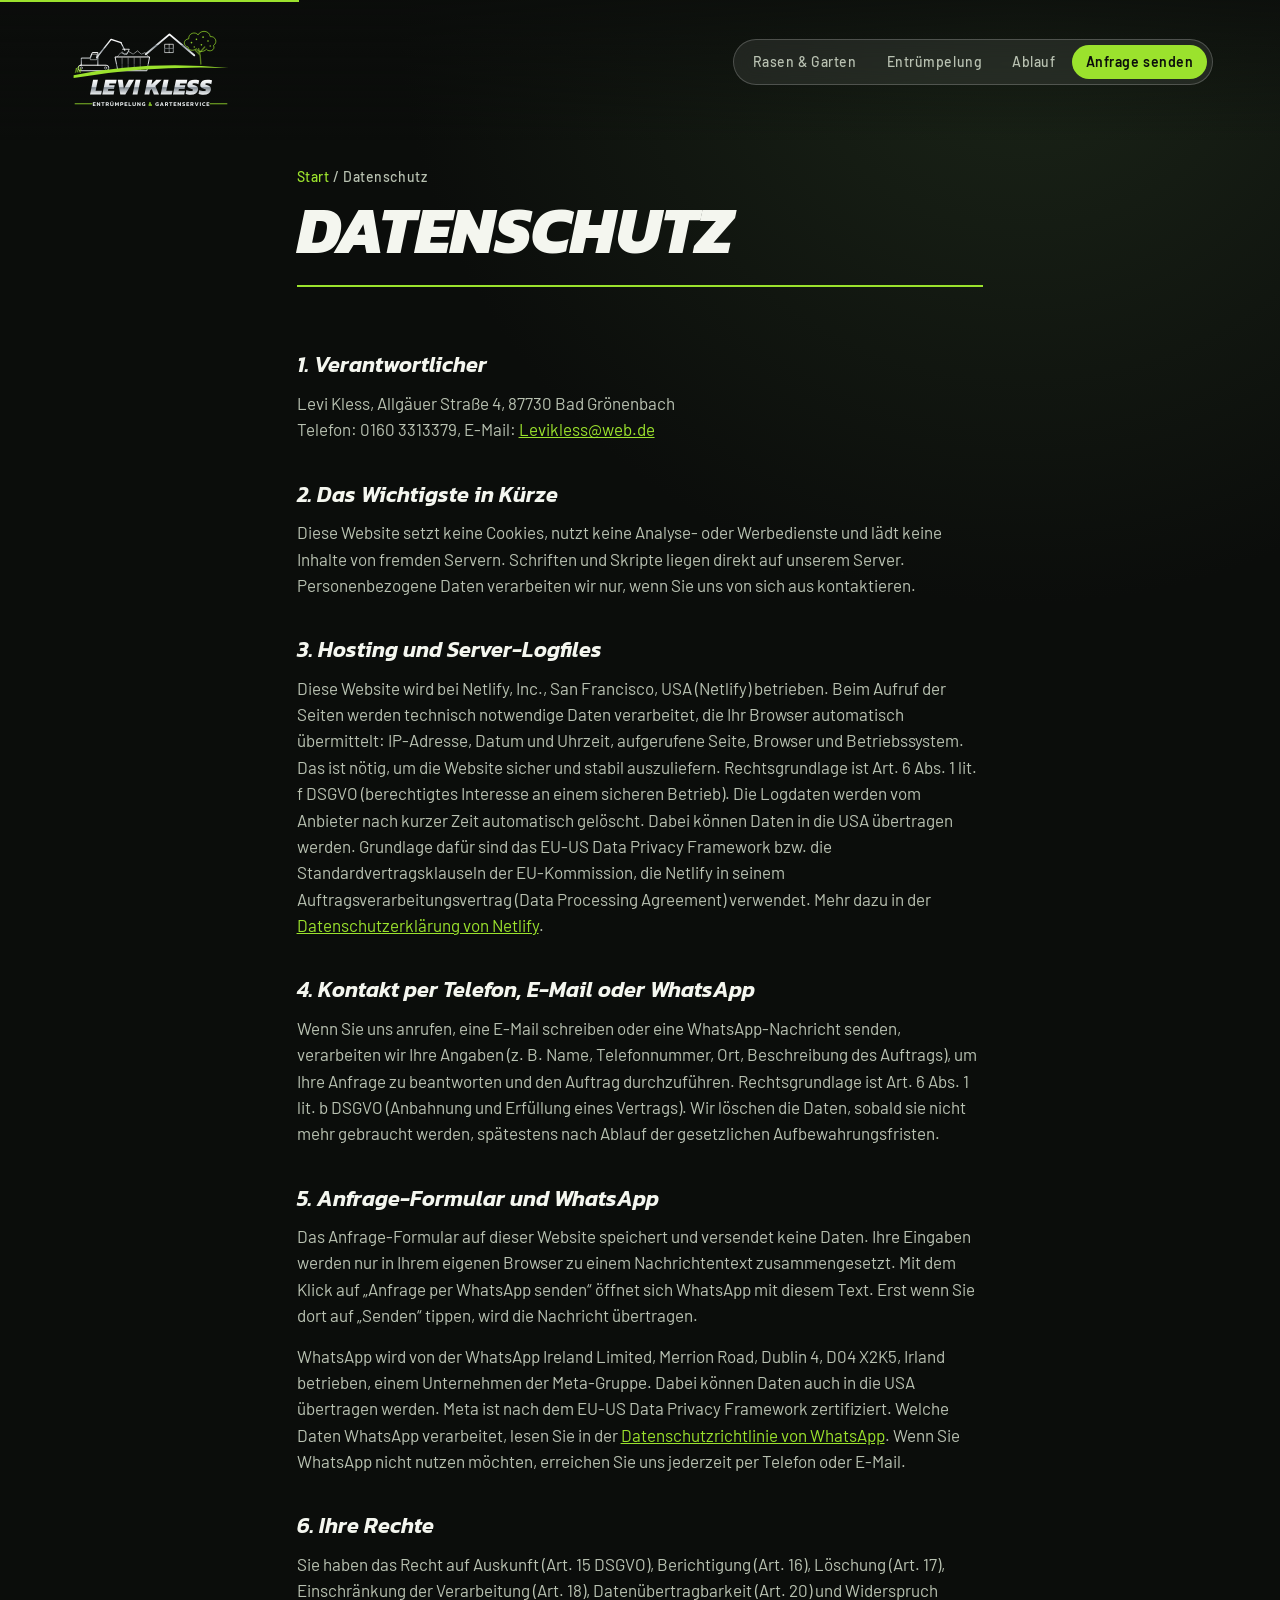
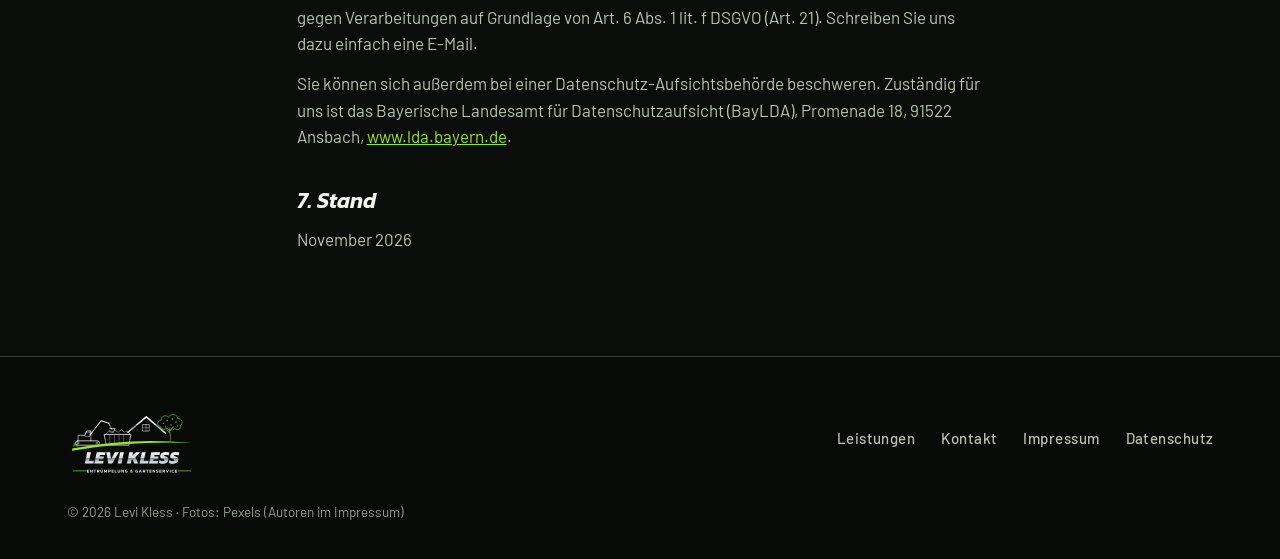
<file: datenschutz.html>
<!doctype html>
<html lang="de">
<head>
<meta charset="utf-8">
<meta name="viewport" content="width=device-width, initial-scale=1, viewport-fit=cover">
<title>Datenschutz | Levi Kless</title>
<meta name="description" content="Datenschutzerklärung von Levi Kless, Entrümpelung &amp; Gartenservice.">
<meta name="robots" content="noindex">
<meta name="theme-color" content="#0b0d0b">
<link rel="icon" href="img/logo.svg" type="image/svg+xml">
<link rel="stylesheet" href="css/site.css">
<script>document.documentElement.classList.add('js');</script>
</head>
<body class="legalpage">
<div class="grain" aria-hidden="true"></div>
<div class="curtain" aria-hidden="true"></div>
<div class="bar" id="bar"></div>

<header class="top gut">
  <a class="brand" href="index.html" aria-label="Levi Kless – Entrümpelung &amp; Gartenservice, zur Startseite"><svg class="logo-svg" aria-hidden="true" focusable="false" viewBox="0 0 610 350" ><defs><linearGradient id="lk-ch" x1="0" y1="0" x2="0" y2="1"><stop offset="0" stop-color="#ffffff"/><stop offset=".48" stop-color="#d3d8dc"/><stop offset=".52" stop-color="#8a939a"/><stop offset="1" stop-color="#eef1f2"/></linearGradient>
<linearGradient id="lk-cht" x1="0" y1="0" x2="0" y2="1"><stop offset="0" stop-color="#ffffff"/><stop offset=".5" stop-color="#cfd5da"/><stop offset=".53" stop-color="#7f8890"/><stop offset="1" stop-color="#f2f4f5"/></linearGradient></defs><g id="art" fill="none" stroke="url(#lk-ch)" stroke-linecap="round" stroke-linejoin="round">
  <!-- excavator -->
  <rect x="40" y="186" width="112" height="20" rx="10" stroke-width="3.5"/>
  <circle cx="52" cy="196" r="4" stroke-width="2"/><circle cx="140" cy="196" r="4" stroke-width="2"/>
  <path d="M52 186 V160 H84 L92 140 H112 V186" stroke-width="3.5"/>
  <path d="M90 146 H108 V166 H86 Z" stroke-width="2"/>
  <path d="M108 158 L160 92 L196 104" stroke-width="5"/>
  <path d="M196 104 L210 132" stroke-width="4"/>
  <path d="M202 128 L226 128 L218 146 Q206 148 200 138" stroke-width="3"/>
  <!-- container -->
  <path d="M176 156 H300 L290 206 H186 Z" stroke-width="3.5"/>
  <path d="M200 160 V202 M222 160 V202 M244 160 V202 M266 160 V202" stroke-width="1.5"/>
  <path d="M182 156 L196 140 L210 148 L224 136 L240 146 L256 134 L270 146 L284 140 L296 156" stroke-width="2"/>
  <!-- house -->
  <path d="M286 146 L372 74 L462 150" stroke-width="7"/>
  <path d="M300 136 V150" stroke-width="3"/>
  <rect x="356" y="110" width="30" height="30" stroke-width="2.5"/><path d="M371 110 V140 M356 125 H386" stroke-width="2"/>
</g>
<!-- tree -->
<path d="M486 182 C486 160 482 140 478 126 M484 150 L466 132 M482 140 L500 120" fill="none" stroke="#5a7d1e" stroke-width="5" stroke-linecap="round"/>
<g fill="none" stroke="#9BE22D" stroke-width="2.5">
  <path d="M440 120 C420 116 422 92 442 90 C440 70 466 62 476 76 C486 56 518 60 520 82 C540 80 548 104 532 114 C540 132 516 140 506 128 C496 140 474 138 470 126 C458 136 440 132 440 120 Z"/>
</g>
<g fill="#9BE22D" opacity=".9">
  <circle cx="452" cy="104" r="3"/><circle cx="470" cy="92" r="3"/><circle cx="494" cy="84" r="3"/><circle cx="512" cy="98" r="3"/><circle cx="488" cy="112" r="3"/><circle cx="520" cy="116" r="2.5"/><circle cx="462" cy="120" r="2.5"/>
</g>
<!-- grass + swoosh -->
<path d="M24 222 Q300 168 586 196 Q300 186 24 232 Z" fill="#9BE22D"/>
<path d="M30 214 l4 -18 l3 16 l5 -22 l2 22 l6 -14 l-1 16" fill="none" stroke="#9BE22D" stroke-width="2" stroke-linejoin="round"/>
<path d="M83.528 292.0 94.68 239.192H112.31L103.946 278.552H126.578L123.79 292.0ZM128.152 292.0 139.304 239.192H180.386L177.68 252.23H154.228L152.752 258.954H173.17000000000002L170.382 272.32H149.964L148.488 278.962H171.94L169.234 292.0ZM193.44 292.0 184.338 239.192H202.214L206.478 271.336L224.436 239.192H243.37800000000001L211.89000000000001 292.0ZM238.146 292.0 249.298 239.192H266.928L255.776 292.0ZM281.228 292.0 292.38 239.192H310.01000000000005L306.48400000000004 255.92000000000002L323.786 239.192H343.71200000000005L320.834 261.004L334.036 292.0H315.34000000000003L307.632 272.156L301.892 277.486L298.858 292.0ZM340.038 292.0 351.19 239.192H368.82000000000005L360.456 278.552H383.088L380.3 292.0ZM384.66200000000003 292.0 395.814 239.192H436.8960000000001L434.19000000000005 252.23H410.73800000000006L409.26200000000006 258.954H429.68000000000006L426.89200000000005 272.32H406.47400000000005L404.99800000000005 278.962H428.45000000000005L425.744 292.0ZM448.884 292.82Q443.55400000000003 292.82 438.716 291.918Q433.87800000000004 291.016 430.762 289.376L433.714 275.6Q437.158 277.404 441.545 278.552Q445.932 279.7 449.786 279.7Q453.06600000000003 279.7 454.99300000000005 279.044Q456.92 278.388 457.24800000000005 276.584Q457.658 274.534 455.198 273.591Q452.738 272.648 447.982 270.926Q442.65200000000004 268.95799999999997 439.86400000000003 266.047Q437.076 263.136 437.076 258.544Q437.076 256.658 437.56800000000004 254.608Q439.372 246.07999999999998 445.645 242.226Q451.918 238.372 463.644 238.372Q466.432 238.372 469.50700000000006 238.741Q472.58200000000005 239.11 475.37 239.643Q478.158 240.176 480.04400000000004 240.832L477.09200000000004 254.69Q473.32000000000005 253.05 469.958 252.353Q466.596 251.656 463.726 251.656Q461.67600000000004 251.656 459.79 251.861Q457.904 252.066 456.71500000000003 252.763Q455.526 253.46 455.526 254.936Q455.526 256.248 457.45300000000003 256.945Q459.38000000000005 257.642 463.562 258.872Q470.53200000000004 260.922 473.197 264.366Q475.862 267.81 475.862 272.156Q475.862 274.288 475.37 276.502Q473.812 283.882 467.375 288.351Q460.93800000000005 292.82 448.884 292.82ZM495.64 292.82Q490.31 292.82 485.472 291.918Q480.634 291.016 477.518 289.376L480.46999999999997 275.6Q483.914 277.404 488.301 278.552Q492.688 279.7 496.542 279.7Q499.822 279.7 501.749 279.044Q503.676 278.388 504.004 276.584Q504.414 274.534 501.95399999999995 273.591Q499.49399999999997 272.648 494.738 270.926Q489.408 268.95799999999997 486.62 266.047Q483.832 263.136 483.832 258.544Q483.832 256.658 484.324 254.608Q486.128 246.07999999999998 492.40099999999995 242.226Q498.674 238.372 510.4 238.372Q513.188 238.372 516.2629999999999 238.741Q519.338 239.11 522.126 239.643Q524.914 240.176 526.8 240.832L523.848 254.69Q520.076 253.05 516.7139999999999 252.353Q513.352 251.656 510.48199999999997 251.656Q508.432 251.656 506.546 251.861Q504.65999999999997 252.066 503.471 252.763Q502.282 253.46 502.282 254.936Q502.282 256.248 504.209 256.945Q506.136 257.642 510.318 258.872Q517.288 260.922 519.953 264.366Q522.6179999999999 267.81 522.6179999999999 272.156Q522.6179999999999 274.288 522.126 276.502Q520.568 283.882 514.131 288.351Q507.694 292.82 495.64 292.82Z" fill="url(#lk-cht)" stroke="#0d0f0d" stroke-width="1.5" paint-order="stroke"/><path d="M28 326 H92 M518 326 H582" stroke="#9BE22D" stroke-width="3"/>
<path d="M93.84349999999998 334.0V320.476H103.81849999999999V323.08H97.22449999999998V325.915H103.04149999999998V328.561H97.22449999999998V331.396H103.81849999999999V334.0ZM108.43549999999998 334.0V320.476H111.33349999999997L117.08749999999998 328.561V320.476H120.48949999999998V334.0H117.57049999999998L111.81649999999998 325.936V334.0ZM128.76049999999998 334.0V323.08H124.79149999999997V320.476H136.11049999999997V323.08H132.14149999999998V334.0ZM140.62249999999997 334.0V320.476H147.38449999999997Q149.77849999999998 320.476 150.91249999999997 321.736Q152.04649999999998 322.996 152.04649999999998 325.117Q152.04649999999998 326.48199999999997 151.3535 327.51099999999997Q150.66049999999998 328.54 149.46349999999998 329.044Q149.75749999999996 329.275 149.93599999999998 329.5585Q150.11449999999996 329.842 150.32449999999997 330.346L151.92049999999998 334.0H148.39249999999998L146.88049999999998 330.556Q146.69149999999996 330.115 146.39749999999998 329.9155Q146.10349999999997 329.716 145.55749999999998 329.716H144.00349999999997V334.0ZM144.00349999999997 327.112H146.50249999999997Q147.48949999999996 327.112 148.04599999999996 326.61850000000004Q148.60249999999996 326.125 148.60249999999996 325.117Q148.60249999999996 323.08 146.6495 323.08H144.00349999999997ZM159.4775 319.006V316.717H161.9555V319.006ZM163.80349999999999 319.006V316.717H166.2815V319.006ZM162.87949999999998 334.21Q160.9895 334.21 159.593 333.601Q158.1965 332.992 157.43 331.795Q156.6635 330.598 156.6635 328.855V320.476H160.0445V328.54Q160.0445 329.947 160.77949999999998 330.64Q161.5145 331.333 162.87949999999998 331.333Q164.2445 331.333 164.97949999999997 330.64Q165.7145 329.947 165.7145 328.54V320.476H169.0955V328.855Q169.0955 330.598 168.329 331.795Q167.5625 332.992 166.166 333.601Q164.7695 334.21 162.87949999999998 334.21ZM174.1325 334.0V320.476H177.4715L181.1465 327.973L184.8005 320.476H188.11849999999998V334.0H184.73749999999998V326.23L182.07049999999998 331.69H180.2015L177.5135 326.23V334.0ZM193.2605 334.0V320.476H199.91750000000002Q201.5345 320.476 202.5845 321.1165Q203.6345 321.757 204.149 322.849Q204.6635 323.941 204.6635 325.306Q204.6635 326.692 204.0755 327.76300000000003Q203.4875 328.834 202.406 329.4325Q201.3245 330.031 199.83350000000002 330.031H196.6415V334.0ZM196.6415 327.427H199.07750000000001Q200.1485 327.427 200.68400000000003 326.839Q201.2195 326.251 201.2195 325.285Q201.2195 324.235 200.726 323.6575Q200.23250000000002 323.08 199.1825 323.08H196.6415ZM208.9865 334.0V320.476H218.9615V323.08H212.3675V325.915H218.1845V328.561H212.3675V331.396H218.9615V334.0ZM223.57850000000002 334.0V320.476H226.95950000000002V331.396H233.34350000000003V334.0ZM243.75650000000002 334.21Q241.86650000000003 334.21 240.47000000000003 333.601Q239.07350000000002 332.992 238.30700000000002 331.795Q237.54050000000004 330.598 237.54050000000004 328.855V320.476H240.92150000000004V328.54Q240.92150000000004 329.947 241.65650000000005 330.64Q242.39150000000004 331.333 243.75650000000002 331.333Q245.12150000000003 331.333 245.85650000000004 330.64Q246.59150000000002 329.947 246.59150000000002 328.54V320.476H249.97250000000003V328.855Q249.97250000000003 330.598 249.20600000000002 331.795Q248.43950000000004 332.992 247.04300000000003 333.601Q245.64650000000003 334.21 243.75650000000002 334.21ZM255.00950000000003 334.0V320.476H257.9075L263.66150000000005 328.561V320.476H267.06350000000003V334.0H264.14450000000005L258.39050000000003 325.936V334.0ZM278.94650000000007 334.21Q275.43950000000007 334.21 273.61250000000007 332.4355Q271.78550000000007 330.661 271.78550000000007 327.427Q271.78550000000007 324.046 273.6545000000001 322.156Q275.52350000000007 320.266 279.15650000000005 320.266Q280.3955000000001 320.266 281.3930000000001 320.413Q282.3905000000001 320.56 283.29350000000005 320.854V323.752Q282.3905000000001 323.416 281.4140000000001 323.28999999999996Q280.43750000000006 323.164 279.40850000000006 323.164Q277.22450000000003 323.164 276.2270000000001 324.20349999999996Q275.2295000000001 325.243 275.2295000000001 327.427Q275.2295000000001 329.422 276.1745000000001 330.37750000000005Q277.1195000000001 331.333 278.9675000000001 331.333Q280.18550000000005 331.333 281.23550000000006 330.997V328.435H278.3165000000001V326.314H284.07050000000004V333.013Q283.35650000000004 333.475 282.086 333.8425Q280.81550000000004 334.21 278.94650000000007 334.21ZM327.7805 334.21Q324.2735 334.21 322.4465 332.4355Q320.6195 330.661 320.6195 327.427Q320.6195 324.046 322.48850000000004 322.156Q324.3575 320.266 327.9905 320.266Q329.22950000000003 320.266 330.22700000000003 320.413Q331.22450000000003 320.56 332.1275 320.854V323.752Q331.22450000000003 323.416 330.24800000000005 323.28999999999996Q329.2715 323.164 328.2425 323.164Q326.0585 323.164 325.06100000000004 324.20349999999996Q324.06350000000003 325.243 324.06350000000003 327.427Q324.06350000000003 329.422 325.0085 330.37750000000005Q325.9535 331.333 327.80150000000003 331.333Q329.0195 331.333 330.0695 330.997V328.435H327.1505V326.314H332.9045V333.013Q332.1905 333.475 330.91999999999996 333.8425Q329.6495 334.21 327.7805 334.21ZM337.2065 334.0 342.3725 320.476H346.0265L351.1925 334.0H347.6645L346.4465 330.934H341.93149999999997L340.73449999999997 334.0ZM342.3935 328.435H345.98449999999997L344.1785 323.731ZM355.91450000000003 334.0V320.476H362.67650000000003Q365.0705 320.476 366.2045 321.736Q367.3385 322.996 367.3385 325.117Q367.3385 326.48199999999997 366.64549999999997 327.51099999999997Q365.9525 328.54 364.7555 329.044Q365.0495 329.275 365.228 329.5585Q365.4065 329.842 365.61650000000003 330.346L367.21250000000003 334.0H363.6845L362.1725 330.556Q361.9835 330.115 361.6895 329.9155Q361.3955 329.716 360.84950000000003 329.716H359.2955V334.0ZM359.2955 327.112H361.7945Q362.7815 327.112 363.33799999999997 326.61850000000004Q363.8945 326.125 363.8945 325.117Q363.8945 323.08 361.9415 323.08H359.2955ZM375.1895 334.0V323.08H371.2205V320.476H382.53950000000003V323.08H378.57050000000004V334.0ZM387.05150000000003 334.0V320.476H397.0265V323.08H390.4325V325.915H396.2495V328.561H390.4325V331.396H397.0265V334.0ZM401.6435 334.0V320.476H404.5415L410.2955 328.561V320.476H413.6975V334.0H410.7785L405.0245 325.936V334.0ZM423.1445 334.21Q421.8005 334.21 420.635 334.0105Q419.46950000000004 333.811 418.6295 333.433V330.556Q419.55350000000004 330.955 420.677 331.207Q421.8005 331.459 422.80850000000004 331.459Q424.06850000000003 331.459 424.688 331.228Q425.3075 330.997 425.3075 330.22Q425.3075 329.695 425.00300000000004 329.38Q424.6985 329.065 424.016 328.82349999999997Q423.3335 328.582 422.1575 328.246Q420.7715 327.826 419.9525 327.3115Q419.1335 326.797 418.77650000000006 326.062Q418.4195 325.327 418.4195 324.256Q418.4195 322.324 419.80550000000005 321.295Q421.1915 320.266 423.9005 320.266Q425.0765 320.266 426.1895 320.4445Q427.3025 320.623 427.9955 320.854V323.752Q427.09250000000003 323.395 426.17900000000003 323.227Q425.26550000000003 323.059 424.40450000000004 323.059Q423.2705 323.059 422.567 323.269Q421.86350000000004 323.479 421.86350000000004 324.235Q421.86350000000004 324.676 422.1155 324.9385Q422.3675 325.201 422.987 325.411Q423.60650000000004 325.621 424.6775 325.915Q426.3365 326.356 427.2185 326.9755Q428.1005 327.595 428.4365 328.4035Q428.77250000000004 329.212 428.77250000000004 330.22Q428.77250000000004 332.005 427.38650000000007 333.10749999999996Q426.00050000000005 334.21 423.1445 334.21ZM433.4945 334.0V320.476H443.4695V323.08H436.8755V325.915H442.6925V328.561H436.8755V331.396H443.4695V334.0ZM448.0865 334.0V320.476H454.8485Q457.24249999999995 320.476 458.37649999999996 321.736Q459.5105 322.996 459.5105 325.117Q459.5105 326.48199999999997 458.8175 327.51099999999997Q458.12449999999995 328.54 456.92749999999995 329.044Q457.2215 329.275 457.4 329.5585Q457.57849999999996 329.842 457.7885 330.346L459.3845 334.0H455.8565L454.3445 330.556Q454.15549999999996 330.115 453.8615 329.9155Q453.5675 329.716 453.02149999999995 329.716H451.4675V334.0ZM451.4675 327.112H453.9665Q454.95349999999996 327.112 455.51 326.61850000000004Q456.06649999999996 326.125 456.06649999999996 325.117Q456.06649999999996 323.08 454.1135 323.08H451.4675ZM468.9785 334.0 463.8125 320.476H467.34049999999996L470.7845 330.136L474.2495 320.476H477.7985L472.6325 334.0ZM482.5205 334.0V320.476H485.9015V334.0ZM497.8895 334.21Q494.3405 334.21 492.482 332.3935Q490.62350000000004 330.577 490.62350000000004 327.343Q490.62350000000004 323.962 492.44000000000005 322.11400000000003Q494.2565 320.266 497.86850000000004 320.266Q499.1075 320.266 500.08400000000006 320.45500000000004Q501.06050000000005 320.644 501.9635 320.959V323.92Q500.1365 323.164 498.12050000000005 323.164Q496.0205 323.164 495.04400000000004 324.172Q494.06750000000005 325.18 494.06750000000005 327.343Q494.06750000000005 329.401 495.09650000000005 330.367Q496.12550000000005 331.333 498.1625 331.333Q499.14950000000005 331.333 500.1155 331.1545Q501.0815 330.976 501.9845 330.598V333.58Q501.1025 333.874 500.1155 334.04200000000003Q499.12850000000003 334.21 497.8895 334.21ZM506.70650000000006 334.0V320.476H516.6815V323.08H510.08750000000003V325.915H515.9045V328.561H510.08750000000003V331.396H516.6815V334.0Z" fill="#e6eaec"/><path d="M306.8285 334.315 305.44250000000005 332.908Q303.84650000000005 334.21 301.0955 334.21Q298.7225 334.21 297.30500000000006 333.202Q295.88750000000005 332.194 295.88750000000005 330.514Q295.88750000000005 329.128 296.62250000000006 328.1725Q297.3575 327.217 298.7225 326.461Q298.05050000000006 325.789 297.65150000000006 325.13800000000003Q297.25250000000005 324.487 297.25250000000005 323.584Q297.25250000000005 322.114 298.3235000000001 321.19Q299.39450000000005 320.266 301.22150000000005 320.266Q303.04850000000005 320.266 304.13000000000005 321.169Q305.21150000000006 322.072 305.21150000000006 323.584Q305.21150000000006 324.613 304.7495 325.3795Q304.2875 326.146 303.36350000000004 326.86L305.58950000000004 329.149Q305.84150000000005 328.666 305.84150000000005 327.952V327.574H308.38250000000005V328.057Q308.38250000000005 328.876 308.13050000000004 329.653Q307.87850000000003 330.43 307.47950000000003 330.976L308.92850000000004 332.425ZM301.1795 325.495Q301.83050000000003 325.096 302.16650000000004 324.7285Q302.50250000000005 324.361 302.50250000000005 323.752Q302.50250000000005 323.206 302.19800000000004 322.8595Q301.8935 322.513 301.2635 322.513Q300.59150000000005 322.513 300.28700000000003 322.8805Q299.9825 323.248 299.9825 323.752Q299.9825 324.214 300.28700000000003 324.634Q300.59150000000005 325.054 301.1795 325.495ZM301.0955 331.9Q302.5445 331.9 303.38450000000006 331.102L300.80150000000003 328.456Q299.9825 328.813 299.5625 329.2645Q299.14250000000004 329.716 299.14250000000004 330.43Q299.14250000000004 331.144 299.68850000000003 331.522Q300.2345 331.9 301.0955 331.9Z" fill="#9BE22D"/><metadata></metadata></svg></a>
  <div class="hdr-r">
  <nav class="pill" aria-label="Hauptmenü">
    <a href="index.html#rasen">Rasen &amp; Garten</a>
    <a href="index.html#entruempelung">Entrümpelung</a>
    <a href="index.html#ablauf">Ablauf</a>
    <a class="go" href="index.html#kontakt">Anfrage senden</a>
  </nav>
  <button class="burger" type="button" aria-label="Menü öffnen" aria-expanded="false" aria-controls="drawer"><span></span><span></span><span></span></button>
  </div>
</header>
<nav class="drawer" id="drawer" aria-label="Menü">
  <a href="index.html#rasen">Rasen &amp; Garten</a>
  <a href="index.html#entruempelung">Entrümpelung</a>
  <a href="index.html#transport">Transporte</a>
  <a href="index.html#ablauf">Ablauf</a>
  <a href="index.html#faq">Fragen</a>
  <a class="go" href="index.html#kontakt">Anfrage senden</a>
</nav>

<main>

  <section class="legal-hero">
    <div class="lwrap gut">
      <p class="crumbs"><a href="index.html">Start</a> / Datenschutz</p>
      <h1 class="legal-h1">Datenschutz</h1>
    </div>
  </section>
  <section class="legal">
    <div class="lwrap gut">
      <h2>1. Verantwortlicher</h2>
      <p>Levi Kless, Allgäuer Straße 4, 87730 Bad Grönenbach<br>Telefon: 0160 3313379, E-Mail: <a href="mailto:Levikless@web.de">Levikless@web.de</a></p>

      <h2>2. Das Wichtigste in Kürze</h2>
      <p>Diese Website setzt keine Cookies, nutzt keine Analyse- oder Werbedienste und lädt keine Inhalte von fremden Servern. Schriften und Skripte liegen direkt auf unserem Server. Personenbezogene Daten verarbeiten wir nur, wenn Sie uns von sich aus kontaktieren.</p>

      <h2>3. Hosting und Server-Logfiles</h2>
      <p>Diese Website wird bei Netlify, Inc., San Francisco, USA (Netlify) betrieben. Beim Aufruf der Seiten werden technisch notwendige Daten verarbeitet, die Ihr Browser automatisch übermittelt: IP-Adresse, Datum und Uhrzeit, aufgerufene Seite, Browser und Betriebssystem. Das ist nötig, um die Website sicher und stabil auszuliefern. Rechtsgrundlage ist Art. 6 Abs. 1 lit. f DSGVO (berechtigtes Interesse an einem sicheren Betrieb). Die Logdaten werden vom Anbieter nach kurzer Zeit automatisch gelöscht. Dabei können Daten in die USA übertragen werden. Grundlage dafür sind das EU-US Data Privacy Framework bzw. die Standardvertragsklauseln der EU-Kommission, die Netlify in seinem Auftragsverarbeitungsvertrag (Data Processing Agreement) verwendet. Mehr dazu in der <a href="https://www.netlify.com/privacy/" rel="noopener" target="_blank">Datenschutzerklärung von Netlify</a>.</p>

      <h2>4. Kontakt per Telefon, E-Mail oder WhatsApp</h2>
      <p>Wenn Sie uns anrufen, eine E-Mail schreiben oder eine WhatsApp-Nachricht senden, verarbeiten wir Ihre Angaben (z.&nbsp;B. Name, Telefonnummer, Ort, Beschreibung des Auftrags), um Ihre Anfrage zu beantworten und den Auftrag durchzuführen. Rechtsgrundlage ist Art. 6 Abs. 1 lit. b DSGVO (Anbahnung und Erfüllung eines Vertrags). Wir löschen die Daten, sobald sie nicht mehr gebraucht werden, spätestens nach Ablauf der gesetzlichen Aufbewahrungsfristen.</p>

      <h2>5. Anfrage-Formular und WhatsApp</h2>
      <p>Das Anfrage-Formular auf dieser Website speichert und versendet keine Daten. Ihre Eingaben werden nur in Ihrem eigenen Browser zu einem Nachrichtentext zusammengesetzt. Mit dem Klick auf „Anfrage per WhatsApp senden“ öffnet sich WhatsApp mit diesem Text. Erst wenn Sie dort auf „Senden“ tippen, wird die Nachricht übertragen.</p>
      <p>WhatsApp wird von der WhatsApp Ireland Limited, Merrion Road, Dublin 4, D04 X2K5, Irland betrieben, einem Unternehmen der Meta-Gruppe. Dabei können Daten auch in die USA übertragen werden. Meta ist nach dem EU-US Data Privacy Framework zertifiziert. Welche Daten WhatsApp verarbeitet, lesen Sie in der <a href="https://www.whatsapp.com/legal/privacy-policy-eea" rel="noopener" target="_blank">Datenschutzrichtlinie von WhatsApp</a>. Wenn Sie WhatsApp nicht nutzen möchten, erreichen Sie uns jederzeit per Telefon oder E-Mail.</p>

      <h2>6. Ihre Rechte</h2>
      <p>Sie haben das Recht auf Auskunft (Art. 15 DSGVO), Berichtigung (Art. 16), Löschung (Art. 17), Einschränkung der Verarbeitung (Art. 18), Datenübertragbarkeit (Art. 20) und Widerspruch gegen Verarbeitungen auf Grundlage von Art. 6 Abs. 1 lit. f DSGVO (Art. 21). Schreiben Sie uns dazu einfach eine E-Mail.</p>
      <p>Sie können sich außerdem bei einer Datenschutz-Aufsichtsbehörde beschweren. Zuständig für uns ist das Bayerische Landesamt für Datenschutzaufsicht (BayLDA), Promenade 18, 91522 Ansbach, <a href="https://www.lda.bayern.de" rel="noopener" target="_blank">www.lda.bayern.de</a>.</p>

      <h2>7. Stand</h2>
      <p>November 2026</p>
    </div>
  </section>

</main>

<footer class="foot gut">
  <div class="foot-in">
    <a href="index.html" aria-label="Levi Kless, zur Startseite"><img src="img/logo.svg" alt="Levi Kless – Entrümpelung &amp; Gartenservice" width="130" height="75"></a>
    <nav aria-label="Rechtliches">
      <a href="index.html#rasen">Leistungen</a>
      <a href="index.html#kontakt">Kontakt</a>
      <a href="impressum.html">Impressum</a>
      <a href="datenschutz.html">Datenschutz</a>
    </nav>
    <p>© 2026 Levi Kless · Fotos: Pexels (Autoren im Impressum)</p>
  </div>
</footer>
<script src="js/site.js"></script>
</body>
</html>
</file>
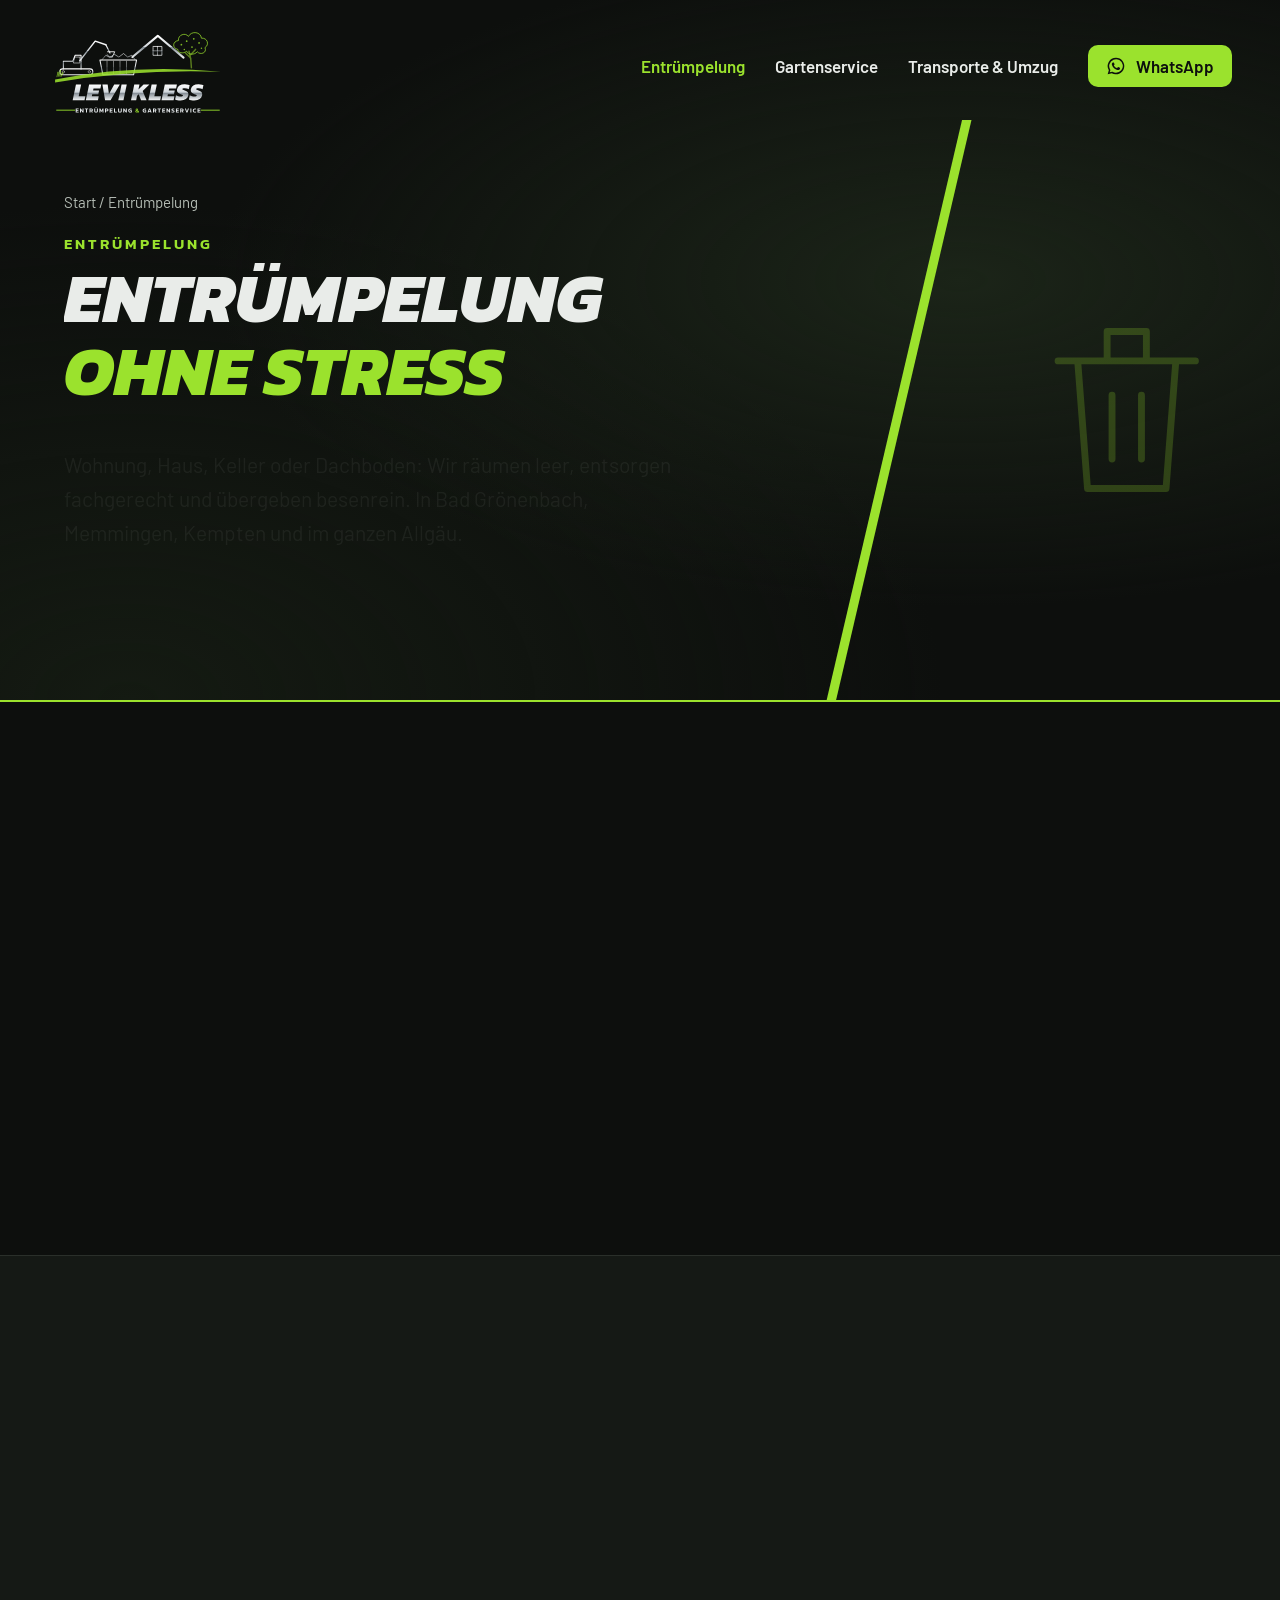
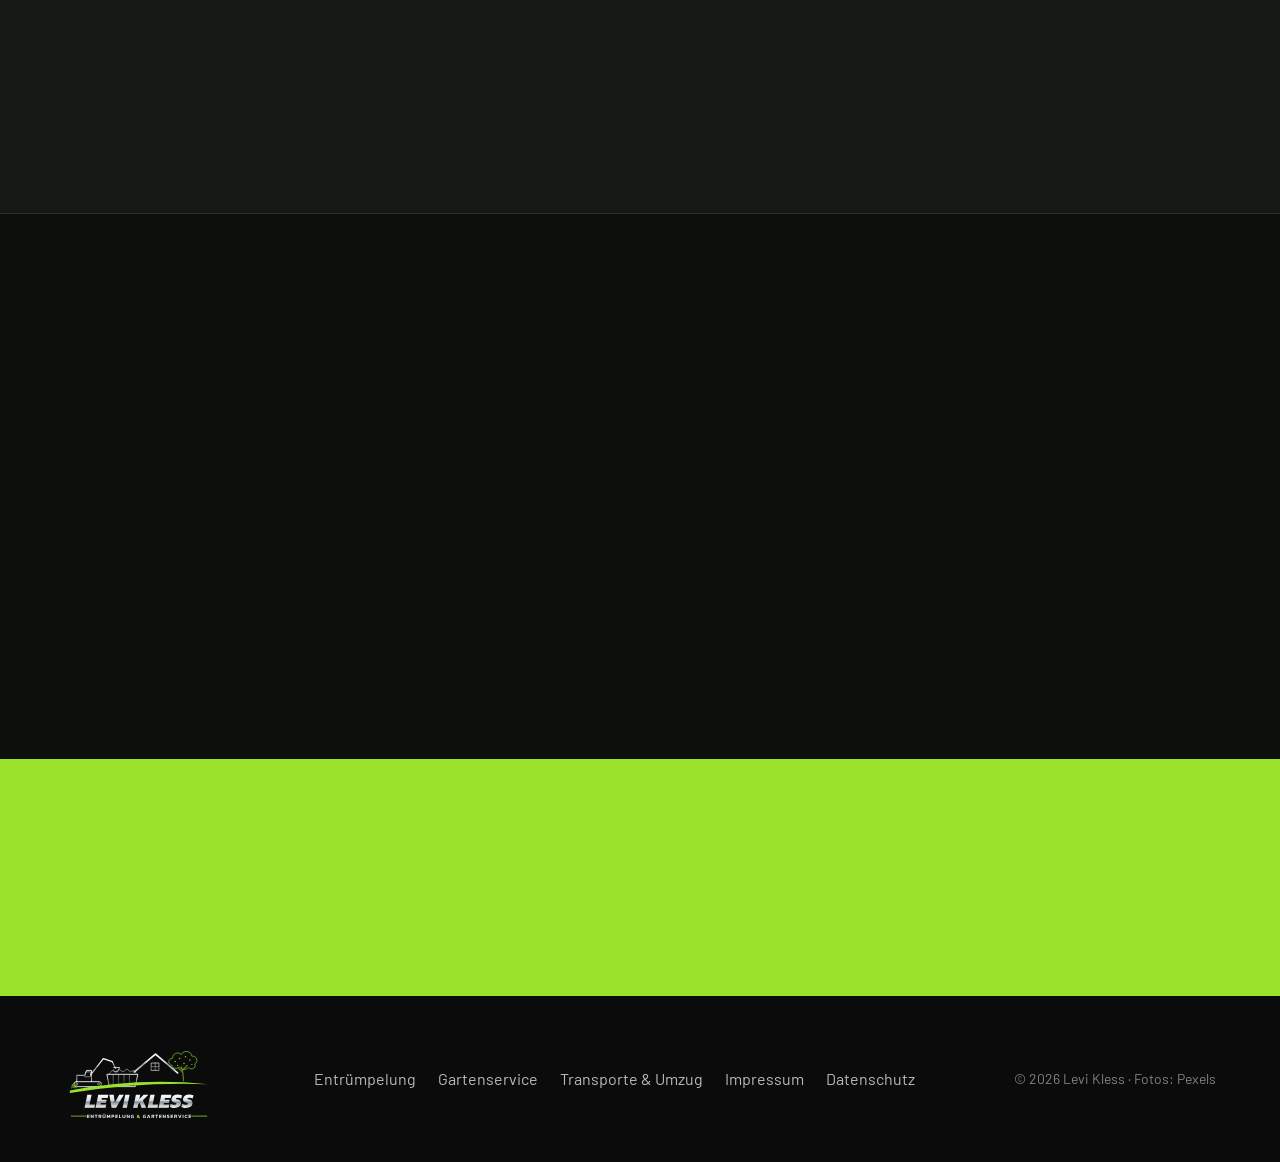
<file: entruempelung.html>
<!doctype html>
<html lang="de">
<head>
<meta charset="utf-8">
<meta name="viewport" content="width=device-width, initial-scale=1">
<title>Entrümpelung in Bad Grönenbach, Memmingen &amp; Allgäu | Levi Kless</title>
<meta name="description" content="Entrümpelung von Wohnung, Haus, Keller, Dachboden und Garage. Festpreis nach Besichtigung, besenreine Übergabe. 100 km rund um Bad Grönenbach.">
<meta name="robots" content="noindex">
<link rel="icon" href="img/logo.svg" type="image/svg+xml">
<link rel="stylesheet" href="css/style.css">
<script type="application/ld+json">{"@context": "https://schema.org", "@type": "FAQPage", "mainEntity": [{"@type": "Question", "name": "Was kostet eine Entrümpelung?", "acceptedAnswer": {"@type": "Answer", "text": "Das hängt von der Menge, der Etage und dem Zugang ab. Nach einer Besichtigung nennen wir Ihnen einen festen Preis, ohne versteckte Kosten."}}, {"@type": "Question", "name": "Wie schnell können Sie kommen?", "acceptedAnswer": {"@type": "Answer", "text": "Oft schon kurzfristig. Schreiben Sie uns per WhatsApp, dann nennen wir Ihnen den nächsten freien Termin."}}, {"@type": "Question", "name": "Muss ich bei der Entrümpelung dabei sein?", "acceptedAnswer": {"@type": "Answer", "text": "Nein. Nach der Besichtigung reicht eine Schlüsselübergabe, wir melden uns, wenn alles fertig ist."}}, {"@type": "Question", "name": "Entsorgen Sie auch Sondermüll?", "acceptedAnswer": {"@type": "Answer", "text": "Farben, Lacke, Altöl oder Chemikalien gehören zum Sondermüll. Sagen Sie uns vorher Bescheid, dann klären wir die Entsorgung gemeinsam."}}, {"@type": "Question", "name": "In welchen Orten sind Sie tätig?", "acceptedAnswer": {"@type": "Answer", "text": "Im Umkreis von 100 km um Bad Grönenbach, zum Beispiel in Memmingen, Kempten, Ottobeuren, Mindelheim und Kaufbeuren."}}]}</script>
</head>
<body>


<header class="site-header">
  <div class="wrap">
    <a class="logo" href="index.html" aria-label="Levi Kless – Startseite"><svg class="logo-svg" viewBox="0 0 610 350" role="img" aria-label="Levi Kless Entrümpelung &amp; Gartenservice"><defs><linearGradient id="lk-ch" x1="0" y1="0" x2="0" y2="1"><stop offset="0" stop-color="#ffffff"/><stop offset=".48" stop-color="#d3d8dc"/><stop offset=".52" stop-color="#8a939a"/><stop offset="1" stop-color="#eef1f2"/></linearGradient>
<linearGradient id="lk-cht" x1="0" y1="0" x2="0" y2="1"><stop offset="0" stop-color="#ffffff"/><stop offset=".5" stop-color="#cfd5da"/><stop offset=".53" stop-color="#7f8890"/><stop offset="1" stop-color="#f2f4f5"/></linearGradient></defs><g id="art" fill="none" stroke="url(#lk-ch)" stroke-linecap="round" stroke-linejoin="round">
  <!-- excavator -->
  <rect x="40" y="186" width="112" height="20" rx="10" stroke-width="3.5"/>
  <circle cx="52" cy="196" r="4" stroke-width="2"/><circle cx="140" cy="196" r="4" stroke-width="2"/>
  <path d="M52 186 V160 H84 L92 140 H112 V186" stroke-width="3.5"/>
  <path d="M90 146 H108 V166 H86 Z" stroke-width="2"/>
  <path d="M108 158 L160 92 L196 104" stroke-width="5"/>
  <path d="M196 104 L210 132" stroke-width="4"/>
  <path d="M202 128 L226 128 L218 146 Q206 148 200 138" stroke-width="3"/>
  <!-- container -->
  <path d="M176 156 H300 L290 206 H186 Z" stroke-width="3.5"/>
  <path d="M200 160 V202 M222 160 V202 M244 160 V202 M266 160 V202" stroke-width="1.5"/>
  <path d="M182 156 L196 140 L210 148 L224 136 L240 146 L256 134 L270 146 L284 140 L296 156" stroke-width="2"/>
  <!-- house -->
  <path d="M286 146 L372 74 L462 150" stroke-width="7"/>
  <path d="M300 136 V150" stroke-width="3"/>
  <rect x="356" y="110" width="30" height="30" stroke-width="2.5"/><path d="M371 110 V140 M356 125 H386" stroke-width="2"/>
</g>
<!-- tree -->
<path d="M486 182 C486 160 482 140 478 126 M484 150 L466 132 M482 140 L500 120" fill="none" stroke="#5a7d1e" stroke-width="5" stroke-linecap="round"/>
<g fill="none" stroke="#9BE22D" stroke-width="2.5">
  <path d="M440 120 C420 116 422 92 442 90 C440 70 466 62 476 76 C486 56 518 60 520 82 C540 80 548 104 532 114 C540 132 516 140 506 128 C496 140 474 138 470 126 C458 136 440 132 440 120 Z"/>
</g>
<g fill="#9BE22D" opacity=".9">
  <circle cx="452" cy="104" r="3"/><circle cx="470" cy="92" r="3"/><circle cx="494" cy="84" r="3"/><circle cx="512" cy="98" r="3"/><circle cx="488" cy="112" r="3"/><circle cx="520" cy="116" r="2.5"/><circle cx="462" cy="120" r="2.5"/>
</g>
<!-- grass + swoosh -->
<path d="M24 222 Q300 168 586 196 Q300 186 24 232 Z" fill="#9BE22D"/>
<path d="M30 214 l4 -18 l3 16 l5 -22 l2 22 l6 -14 l-1 16" fill="none" stroke="#9BE22D" stroke-width="2" stroke-linejoin="round"/>
<path d="M83.528 292.0 94.68 239.192H112.31L103.946 278.552H126.578L123.79 292.0ZM128.152 292.0 139.304 239.192H180.386L177.68 252.23H154.228L152.752 258.954H173.17000000000002L170.382 272.32H149.964L148.488 278.962H171.94L169.234 292.0ZM193.44 292.0 184.338 239.192H202.214L206.478 271.336L224.436 239.192H243.37800000000001L211.89000000000001 292.0ZM238.146 292.0 249.298 239.192H266.928L255.776 292.0ZM281.228 292.0 292.38 239.192H310.01000000000005L306.48400000000004 255.92000000000002L323.786 239.192H343.71200000000005L320.834 261.004L334.036 292.0H315.34000000000003L307.632 272.156L301.892 277.486L298.858 292.0ZM340.038 292.0 351.19 239.192H368.82000000000005L360.456 278.552H383.088L380.3 292.0ZM384.66200000000003 292.0 395.814 239.192H436.8960000000001L434.19000000000005 252.23H410.73800000000006L409.26200000000006 258.954H429.68000000000006L426.89200000000005 272.32H406.47400000000005L404.99800000000005 278.962H428.45000000000005L425.744 292.0ZM448.884 292.82Q443.55400000000003 292.82 438.716 291.918Q433.87800000000004 291.016 430.762 289.376L433.714 275.6Q437.158 277.404 441.545 278.552Q445.932 279.7 449.786 279.7Q453.06600000000003 279.7 454.99300000000005 279.044Q456.92 278.388 457.24800000000005 276.584Q457.658 274.534 455.198 273.591Q452.738 272.648 447.982 270.926Q442.65200000000004 268.95799999999997 439.86400000000003 266.047Q437.076 263.136 437.076 258.544Q437.076 256.658 437.56800000000004 254.608Q439.372 246.07999999999998 445.645 242.226Q451.918 238.372 463.644 238.372Q466.432 238.372 469.50700000000006 238.741Q472.58200000000005 239.11 475.37 239.643Q478.158 240.176 480.04400000000004 240.832L477.09200000000004 254.69Q473.32000000000005 253.05 469.958 252.353Q466.596 251.656 463.726 251.656Q461.67600000000004 251.656 459.79 251.861Q457.904 252.066 456.71500000000003 252.763Q455.526 253.46 455.526 254.936Q455.526 256.248 457.45300000000003 256.945Q459.38000000000005 257.642 463.562 258.872Q470.53200000000004 260.922 473.197 264.366Q475.862 267.81 475.862 272.156Q475.862 274.288 475.37 276.502Q473.812 283.882 467.375 288.351Q460.93800000000005 292.82 448.884 292.82ZM495.64 292.82Q490.31 292.82 485.472 291.918Q480.634 291.016 477.518 289.376L480.46999999999997 275.6Q483.914 277.404 488.301 278.552Q492.688 279.7 496.542 279.7Q499.822 279.7 501.749 279.044Q503.676 278.388 504.004 276.584Q504.414 274.534 501.95399999999995 273.591Q499.49399999999997 272.648 494.738 270.926Q489.408 268.95799999999997 486.62 266.047Q483.832 263.136 483.832 258.544Q483.832 256.658 484.324 254.608Q486.128 246.07999999999998 492.40099999999995 242.226Q498.674 238.372 510.4 238.372Q513.188 238.372 516.2629999999999 238.741Q519.338 239.11 522.126 239.643Q524.914 240.176 526.8 240.832L523.848 254.69Q520.076 253.05 516.7139999999999 252.353Q513.352 251.656 510.48199999999997 251.656Q508.432 251.656 506.546 251.861Q504.65999999999997 252.066 503.471 252.763Q502.282 253.46 502.282 254.936Q502.282 256.248 504.209 256.945Q506.136 257.642 510.318 258.872Q517.288 260.922 519.953 264.366Q522.6179999999999 267.81 522.6179999999999 272.156Q522.6179999999999 274.288 522.126 276.502Q520.568 283.882 514.131 288.351Q507.694 292.82 495.64 292.82Z" fill="url(#lk-cht)" stroke="#0d0f0d" stroke-width="1.5" paint-order="stroke"/><path d="M28 326 H92 M518 326 H582" stroke="#9BE22D" stroke-width="3"/>
<path d="M93.84349999999998 334.0V320.476H103.81849999999999V323.08H97.22449999999998V325.915H103.04149999999998V328.561H97.22449999999998V331.396H103.81849999999999V334.0ZM108.43549999999998 334.0V320.476H111.33349999999997L117.08749999999998 328.561V320.476H120.48949999999998V334.0H117.57049999999998L111.81649999999998 325.936V334.0ZM128.76049999999998 334.0V323.08H124.79149999999997V320.476H136.11049999999997V323.08H132.14149999999998V334.0ZM140.62249999999997 334.0V320.476H147.38449999999997Q149.77849999999998 320.476 150.91249999999997 321.736Q152.04649999999998 322.996 152.04649999999998 325.117Q152.04649999999998 326.48199999999997 151.3535 327.51099999999997Q150.66049999999998 328.54 149.46349999999998 329.044Q149.75749999999996 329.275 149.93599999999998 329.5585Q150.11449999999996 329.842 150.32449999999997 330.346L151.92049999999998 334.0H148.39249999999998L146.88049999999998 330.556Q146.69149999999996 330.115 146.39749999999998 329.9155Q146.10349999999997 329.716 145.55749999999998 329.716H144.00349999999997V334.0ZM144.00349999999997 327.112H146.50249999999997Q147.48949999999996 327.112 148.04599999999996 326.61850000000004Q148.60249999999996 326.125 148.60249999999996 325.117Q148.60249999999996 323.08 146.6495 323.08H144.00349999999997ZM159.4775 319.006V316.717H161.9555V319.006ZM163.80349999999999 319.006V316.717H166.2815V319.006ZM162.87949999999998 334.21Q160.9895 334.21 159.593 333.601Q158.1965 332.992 157.43 331.795Q156.6635 330.598 156.6635 328.855V320.476H160.0445V328.54Q160.0445 329.947 160.77949999999998 330.64Q161.5145 331.333 162.87949999999998 331.333Q164.2445 331.333 164.97949999999997 330.64Q165.7145 329.947 165.7145 328.54V320.476H169.0955V328.855Q169.0955 330.598 168.329 331.795Q167.5625 332.992 166.166 333.601Q164.7695 334.21 162.87949999999998 334.21ZM174.1325 334.0V320.476H177.4715L181.1465 327.973L184.8005 320.476H188.11849999999998V334.0H184.73749999999998V326.23L182.07049999999998 331.69H180.2015L177.5135 326.23V334.0ZM193.2605 334.0V320.476H199.91750000000002Q201.5345 320.476 202.5845 321.1165Q203.6345 321.757 204.149 322.849Q204.6635 323.941 204.6635 325.306Q204.6635 326.692 204.0755 327.76300000000003Q203.4875 328.834 202.406 329.4325Q201.3245 330.031 199.83350000000002 330.031H196.6415V334.0ZM196.6415 327.427H199.07750000000001Q200.1485 327.427 200.68400000000003 326.839Q201.2195 326.251 201.2195 325.285Q201.2195 324.235 200.726 323.6575Q200.23250000000002 323.08 199.1825 323.08H196.6415ZM208.9865 334.0V320.476H218.9615V323.08H212.3675V325.915H218.1845V328.561H212.3675V331.396H218.9615V334.0ZM223.57850000000002 334.0V320.476H226.95950000000002V331.396H233.34350000000003V334.0ZM243.75650000000002 334.21Q241.86650000000003 334.21 240.47000000000003 333.601Q239.07350000000002 332.992 238.30700000000002 331.795Q237.54050000000004 330.598 237.54050000000004 328.855V320.476H240.92150000000004V328.54Q240.92150000000004 329.947 241.65650000000005 330.64Q242.39150000000004 331.333 243.75650000000002 331.333Q245.12150000000003 331.333 245.85650000000004 330.64Q246.59150000000002 329.947 246.59150000000002 328.54V320.476H249.97250000000003V328.855Q249.97250000000003 330.598 249.20600000000002 331.795Q248.43950000000004 332.992 247.04300000000003 333.601Q245.64650000000003 334.21 243.75650000000002 334.21ZM255.00950000000003 334.0V320.476H257.9075L263.66150000000005 328.561V320.476H267.06350000000003V334.0H264.14450000000005L258.39050000000003 325.936V334.0ZM278.94650000000007 334.21Q275.43950000000007 334.21 273.61250000000007 332.4355Q271.78550000000007 330.661 271.78550000000007 327.427Q271.78550000000007 324.046 273.6545000000001 322.156Q275.52350000000007 320.266 279.15650000000005 320.266Q280.3955000000001 320.266 281.3930000000001 320.413Q282.3905000000001 320.56 283.29350000000005 320.854V323.752Q282.3905000000001 323.416 281.4140000000001 323.28999999999996Q280.43750000000006 323.164 279.40850000000006 323.164Q277.22450000000003 323.164 276.2270000000001 324.20349999999996Q275.2295000000001 325.243 275.2295000000001 327.427Q275.2295000000001 329.422 276.1745000000001 330.37750000000005Q277.1195000000001 331.333 278.9675000000001 331.333Q280.18550000000005 331.333 281.23550000000006 330.997V328.435H278.3165000000001V326.314H284.07050000000004V333.013Q283.35650000000004 333.475 282.086 333.8425Q280.81550000000004 334.21 278.94650000000007 334.21ZM327.7805 334.21Q324.2735 334.21 322.4465 332.4355Q320.6195 330.661 320.6195 327.427Q320.6195 324.046 322.48850000000004 322.156Q324.3575 320.266 327.9905 320.266Q329.22950000000003 320.266 330.22700000000003 320.413Q331.22450000000003 320.56 332.1275 320.854V323.752Q331.22450000000003 323.416 330.24800000000005 323.28999999999996Q329.2715 323.164 328.2425 323.164Q326.0585 323.164 325.06100000000004 324.20349999999996Q324.06350000000003 325.243 324.06350000000003 327.427Q324.06350000000003 329.422 325.0085 330.37750000000005Q325.9535 331.333 327.80150000000003 331.333Q329.0195 331.333 330.0695 330.997V328.435H327.1505V326.314H332.9045V333.013Q332.1905 333.475 330.91999999999996 333.8425Q329.6495 334.21 327.7805 334.21ZM337.2065 334.0 342.3725 320.476H346.0265L351.1925 334.0H347.6645L346.4465 330.934H341.93149999999997L340.73449999999997 334.0ZM342.3935 328.435H345.98449999999997L344.1785 323.731ZM355.91450000000003 334.0V320.476H362.67650000000003Q365.0705 320.476 366.2045 321.736Q367.3385 322.996 367.3385 325.117Q367.3385 326.48199999999997 366.64549999999997 327.51099999999997Q365.9525 328.54 364.7555 329.044Q365.0495 329.275 365.228 329.5585Q365.4065 329.842 365.61650000000003 330.346L367.21250000000003 334.0H363.6845L362.1725 330.556Q361.9835 330.115 361.6895 329.9155Q361.3955 329.716 360.84950000000003 329.716H359.2955V334.0ZM359.2955 327.112H361.7945Q362.7815 327.112 363.33799999999997 326.61850000000004Q363.8945 326.125 363.8945 325.117Q363.8945 323.08 361.9415 323.08H359.2955ZM375.1895 334.0V323.08H371.2205V320.476H382.53950000000003V323.08H378.57050000000004V334.0ZM387.05150000000003 334.0V320.476H397.0265V323.08H390.4325V325.915H396.2495V328.561H390.4325V331.396H397.0265V334.0ZM401.6435 334.0V320.476H404.5415L410.2955 328.561V320.476H413.6975V334.0H410.7785L405.0245 325.936V334.0ZM423.1445 334.21Q421.8005 334.21 420.635 334.0105Q419.46950000000004 333.811 418.6295 333.433V330.556Q419.55350000000004 330.955 420.677 331.207Q421.8005 331.459 422.80850000000004 331.459Q424.06850000000003 331.459 424.688 331.228Q425.3075 330.997 425.3075 330.22Q425.3075 329.695 425.00300000000004 329.38Q424.6985 329.065 424.016 328.82349999999997Q423.3335 328.582 422.1575 328.246Q420.7715 327.826 419.9525 327.3115Q419.1335 326.797 418.77650000000006 326.062Q418.4195 325.327 418.4195 324.256Q418.4195 322.324 419.80550000000005 321.295Q421.1915 320.266 423.9005 320.266Q425.0765 320.266 426.1895 320.4445Q427.3025 320.623 427.9955 320.854V323.752Q427.09250000000003 323.395 426.17900000000003 323.227Q425.26550000000003 323.059 424.40450000000004 323.059Q423.2705 323.059 422.567 323.269Q421.86350000000004 323.479 421.86350000000004 324.235Q421.86350000000004 324.676 422.1155 324.9385Q422.3675 325.201 422.987 325.411Q423.60650000000004 325.621 424.6775 325.915Q426.3365 326.356 427.2185 326.9755Q428.1005 327.595 428.4365 328.4035Q428.77250000000004 329.212 428.77250000000004 330.22Q428.77250000000004 332.005 427.38650000000007 333.10749999999996Q426.00050000000005 334.21 423.1445 334.21ZM433.4945 334.0V320.476H443.4695V323.08H436.8755V325.915H442.6925V328.561H436.8755V331.396H443.4695V334.0ZM448.0865 334.0V320.476H454.8485Q457.24249999999995 320.476 458.37649999999996 321.736Q459.5105 322.996 459.5105 325.117Q459.5105 326.48199999999997 458.8175 327.51099999999997Q458.12449999999995 328.54 456.92749999999995 329.044Q457.2215 329.275 457.4 329.5585Q457.57849999999996 329.842 457.7885 330.346L459.3845 334.0H455.8565L454.3445 330.556Q454.15549999999996 330.115 453.8615 329.9155Q453.5675 329.716 453.02149999999995 329.716H451.4675V334.0ZM451.4675 327.112H453.9665Q454.95349999999996 327.112 455.51 326.61850000000004Q456.06649999999996 326.125 456.06649999999996 325.117Q456.06649999999996 323.08 454.1135 323.08H451.4675ZM468.9785 334.0 463.8125 320.476H467.34049999999996L470.7845 330.136L474.2495 320.476H477.7985L472.6325 334.0ZM482.5205 334.0V320.476H485.9015V334.0ZM497.8895 334.21Q494.3405 334.21 492.482 332.3935Q490.62350000000004 330.577 490.62350000000004 327.343Q490.62350000000004 323.962 492.44000000000005 322.11400000000003Q494.2565 320.266 497.86850000000004 320.266Q499.1075 320.266 500.08400000000006 320.45500000000004Q501.06050000000005 320.644 501.9635 320.959V323.92Q500.1365 323.164 498.12050000000005 323.164Q496.0205 323.164 495.04400000000004 324.172Q494.06750000000005 325.18 494.06750000000005 327.343Q494.06750000000005 329.401 495.09650000000005 330.367Q496.12550000000005 331.333 498.1625 331.333Q499.14950000000005 331.333 500.1155 331.1545Q501.0815 330.976 501.9845 330.598V333.58Q501.1025 333.874 500.1155 334.04200000000003Q499.12850000000003 334.21 497.8895 334.21ZM506.70650000000006 334.0V320.476H516.6815V323.08H510.08750000000003V325.915H515.9045V328.561H510.08750000000003V331.396H516.6815V334.0Z" fill="#e6eaec"/><path d="M306.8285 334.315 305.44250000000005 332.908Q303.84650000000005 334.21 301.0955 334.21Q298.7225 334.21 297.30500000000006 333.202Q295.88750000000005 332.194 295.88750000000005 330.514Q295.88750000000005 329.128 296.62250000000006 328.1725Q297.3575 327.217 298.7225 326.461Q298.05050000000006 325.789 297.65150000000006 325.13800000000003Q297.25250000000005 324.487 297.25250000000005 323.584Q297.25250000000005 322.114 298.3235000000001 321.19Q299.39450000000005 320.266 301.22150000000005 320.266Q303.04850000000005 320.266 304.13000000000005 321.169Q305.21150000000006 322.072 305.21150000000006 323.584Q305.21150000000006 324.613 304.7495 325.3795Q304.2875 326.146 303.36350000000004 326.86L305.58950000000004 329.149Q305.84150000000005 328.666 305.84150000000005 327.952V327.574H308.38250000000005V328.057Q308.38250000000005 328.876 308.13050000000004 329.653Q307.87850000000003 330.43 307.47950000000003 330.976L308.92850000000004 332.425ZM301.1795 325.495Q301.83050000000003 325.096 302.16650000000004 324.7285Q302.50250000000005 324.361 302.50250000000005 323.752Q302.50250000000005 323.206 302.19800000000004 322.8595Q301.8935 322.513 301.2635 322.513Q300.59150000000005 322.513 300.28700000000003 322.8805Q299.9825 323.248 299.9825 323.752Q299.9825 324.214 300.28700000000003 324.634Q300.59150000000005 325.054 301.1795 325.495ZM301.0955 331.9Q302.5445 331.9 303.38450000000006 331.102L300.80150000000003 328.456Q299.9825 328.813 299.5625 329.2645Q299.14250000000004 329.716 299.14250000000004 330.43Q299.14250000000004 331.144 299.68850000000003 331.522Q300.2345 331.9 301.0955 331.9Z" fill="#9BE22D"/><metadata></metadata></svg></a>
    <button class="menu-btn" aria-label="Menü öffnen" aria-expanded="false"><span></span><span></span><span></span></button>
    <nav class="nav">
      <a href="entruempelung.html" aria-current="page">Entrümpelung</a>
      <a href="gartenservice.html">Gartenservice</a>
      <a href="transporte-umzug.html">Transporte &amp; Umzug</a>
      <a class="btn btn-green" href="index.html#anfrage"><svg viewBox="0 0 24 24" fill="currentColor" aria-hidden="true"><path d="M12 2a10 10 0 0 0-8.6 15.1L2 22l5-1.3A10 10 0 1 0 12 2Zm0 18.2c-1.5 0-3-.4-4.2-1.2l-.3-.2-3 .8.8-2.9-.2-.3A8.2 8.2 0 1 1 12 20.2Zm4.5-6.1c-.2-.1-1.5-.7-1.7-.8-.2-.1-.4-.1-.6.1l-.8 1c-.1.2-.3.2-.5.1a6.7 6.7 0 0 1-3.3-2.9c-.3-.4.2-.4.7-1.3.1-.2 0-.3 0-.4l-.8-1.8c-.2-.5-.4-.4-.6-.4h-.5c-.2 0-.4.1-.6.3-.2.2-.8.8-.8 2s.9 2.3 1 2.5c.1.2 1.7 2.6 4.1 3.6 1.5.7 2.1.7 2.9.6.5-.1 1.5-.6 1.7-1.2.2-.6.2-1.1.1-1.2l-.4-.3Z"/></svg> WhatsApp</a>
    </nav>
  </div>
</header>

<main>
  <section class="page-hero">
    <div class="page-hero-deco" aria-hidden="true"><span class="deco-stripe"></span><svg viewBox="0 0 24 24" fill="none" stroke="currentColor" stroke-width="0.7" stroke-linecap="round" stroke-linejoin="round" aria-hidden="true"><path d="M5 7h14M10 7V4h4v3M7 7l1 13h8l1-13M10.5 10.5v6.5M13.5 10.5v6.5"/></svg></div>
    <div class="wrap">
      <p class="crumbs"><a href="index.html">Start</a> / Entrümpelung</p>
      <p class="kicker">Entrümpelung</p>
      <h1><span class="line"><span>Entrümpelung</span></span><span class="line"><span><em>ohne Stress</em></span></span></h1>
      <p class="lead">Wohnung, Haus, Keller oder Dachboden: Wir räumen leer, entsorgen fachgerecht und übergeben besenrein. In Bad Grönenbach, Memmingen, Kempten und im ganzen Allgäu.</p>
      <div class="hero-actions">
        <a class="btn btn-green" href="index.html#anfrage"><svg viewBox="0 0 24 24" fill="currentColor" aria-hidden="true"><path d="M12 2a10 10 0 0 0-8.6 15.1L2 22l5-1.3A10 10 0 1 0 12 2Zm0 18.2c-1.5 0-3-.4-4.2-1.2l-.3-.2-3 .8.8-2.9-.2-.3A8.2 8.2 0 1 1 12 20.2Zm4.5-6.1c-.2-.1-1.5-.7-1.7-.8-.2-.1-.4-.1-.6.1l-.8 1c-.1.2-.3.2-.5.1a6.7 6.7 0 0 1-3.3-2.9c-.3-.4.2-.4.7-1.3.1-.2 0-.3 0-.4l-.8-1.8c-.2-.5-.4-.4-.6-.4h-.5c-.2 0-.4.1-.6.3-.2.2-.8.8-.8 2s.9 2.3 1 2.5c.1.2 1.7 2.6 4.1 3.6 1.5.7 2.1.7 2.9.6.5-.1 1.5-.6 1.7-1.2.2-.6.2-1.1.1-1.2l-.4-.3Z"/></svg> Anfrage per WhatsApp</a>
        <a class="btn btn-ghost" href="tel:+491603313379">0160 3313379</a>
      </div>
    </div>
  </section>

  <section class="section">
    <div class="wrap svc-grid">
      <div class="svc-block">
        <h2 class="h3">Was wir räumen</h2>
        <p>Ob ein einzelner Raum oder ein ganzes Haus, wir kümmern uns um alles.</p>
        <ul class="checks"><li>Wohnungs- und Haushaltsauflösung</li><li>Keller, Dachboden und Garage</li><li>Schuppen und Gartenhaus</li><li>Nachlass und Erbfall</li><li>Büro- und Gewerbeflächen</li></ul>
      </div>
      <div class="svc-block">
        <h2 class="h3">Was inklusive ist</h2>
        <p>Sie müssen nichts vorbereiten. Wir bringen Werkzeug, Helfer und Fahrzeug mit.</p>
        <ul class="checks"><li>Abbau von Möbeln und Einbauten</li><li>Tragen aus jeder Etage</li><li>Abtransport und fachgerechte Entsorgung</li><li>Besenreine Übergabe</li><li>Fester Preis nach Besichtigung</li></ul>
      </div>
    </div>
  </section>

  <section class="section section-dark">
    <div class="wrap">
      <p class="kicker">Ablauf</p>
      <h2>So <em>einfach</em> geht's</h2>
      <ol class="steps"><li><b>1</b><h3>Nachricht senden</h3><p>Schreiben Sie uns per WhatsApp, gern mit ein paar Fotos. So können wir den Aufwand schon grob einschätzen.</p></li><li><b>2</b><h3>Besichtigung &amp; Preis</h3><p>Wir schauen uns alles vor Ort an und nennen Ihnen einen festen Preis.</p></li><li><b>3</b><h3>Wir legen los</h3><p>Zum vereinbarten Termin erledigen wir alles zügig und hinterlassen den Ort sauber.</p></li></ol>
    </div>
  </section>

  <section class="section">
    <div class="wrap faq">
      <div>
        <p class="kicker">Häufige Fragen</p>
        <h2>Gut zu <em>wissen</em></h2>
      </div>
      <div class="faq-list"><details><summary>Was kostet eine Entrümpelung?</summary><p>Das hängt von der Menge, der Etage und dem Zugang ab. Nach einer Besichtigung nennen wir Ihnen einen festen Preis, ohne versteckte Kosten.</p></details><details><summary>Wie schnell können Sie kommen?</summary><p>Oft schon kurzfristig. Schreiben Sie uns per WhatsApp, dann nennen wir Ihnen den nächsten freien Termin.</p></details><details><summary>Muss ich bei der Entrümpelung dabei sein?</summary><p>Nein. Nach der Besichtigung reicht eine Schlüsselübergabe, wir melden uns, wenn alles fertig ist.</p></details><details><summary>Entsorgen Sie auch Sondermüll?</summary><p>Farben, Lacke, Altöl oder Chemikalien gehören zum Sondermüll. Sagen Sie uns vorher Bescheid, dann klären wir die Entsorgung gemeinsam.</p></details><details><summary>In welchen Orten sind Sie tätig?</summary><p>Im Umkreis von 100 km um Bad Grönenbach, zum Beispiel in Memmingen, Kempten, Ottobeuren, Mindelheim und Kaufbeuren.</p></details></div>
    </div>
  </section>

  <section class="cta">
    <div class="wrap">
      <p class="script">Wir schaffen Platz. Wir schaffen Ordnung.</p>
      <a class="btn btn-green btn-cta" href="index.html#anfrage"><svg viewBox="0 0 24 24" fill="currentColor" aria-hidden="true"><path d="M12 2a10 10 0 0 0-8.6 15.1L2 22l5-1.3A10 10 0 1 0 12 2Zm0 18.2c-1.5 0-3-.4-4.2-1.2l-.3-.2-3 .8.8-2.9-.2-.3A8.2 8.2 0 1 1 12 20.2Zm4.5-6.1c-.2-.1-1.5-.7-1.7-.8-.2-.1-.4-.1-.6.1l-.8 1c-.1.2-.3.2-.5.1a6.7 6.7 0 0 1-3.3-2.9c-.3-.4.2-.4.7-1.3.1-.2 0-.3 0-.4l-.8-1.8c-.2-.5-.4-.4-.6-.4h-.5c-.2 0-.4.1-.6.3-.2.2-.8.8-.8 2s.9 2.3 1 2.5c.1.2 1.7 2.6 4.1 3.6 1.5.7 2.1.7 2.9.6.5-.1 1.5-.6 1.7-1.2.2-.6.2-1.1.1-1.2l-.4-.3Z"/></svg> Jetzt Termin per WhatsApp</a>
    </div>
  </section>
</main>

<footer class="site-footer">
  <div class="wrap">
    <img src="img/logo.svg" alt="Levi Kless" width="150" height="86">
    <nav>
      <a href="entruempelung.html">Entrümpelung</a>
      <a href="gartenservice.html">Gartenservice</a>
      <a href="transporte-umzug.html">Transporte &amp; Umzug</a>
      <a href="impressum.html">Impressum</a>
      <a href="datenschutz.html">Datenschutz</a>
    </nav>
    <p>© 2026 Levi Kless · Fotos: Pexels</p>
  </div>
</footer>

<script src="js/gsap.min.js"></script>
<script src="js/ScrollTrigger.min.js"></script>
<script src="js/main.js"></script>
<script src="js/animations.js"></script>
</body>
</html>
</file>
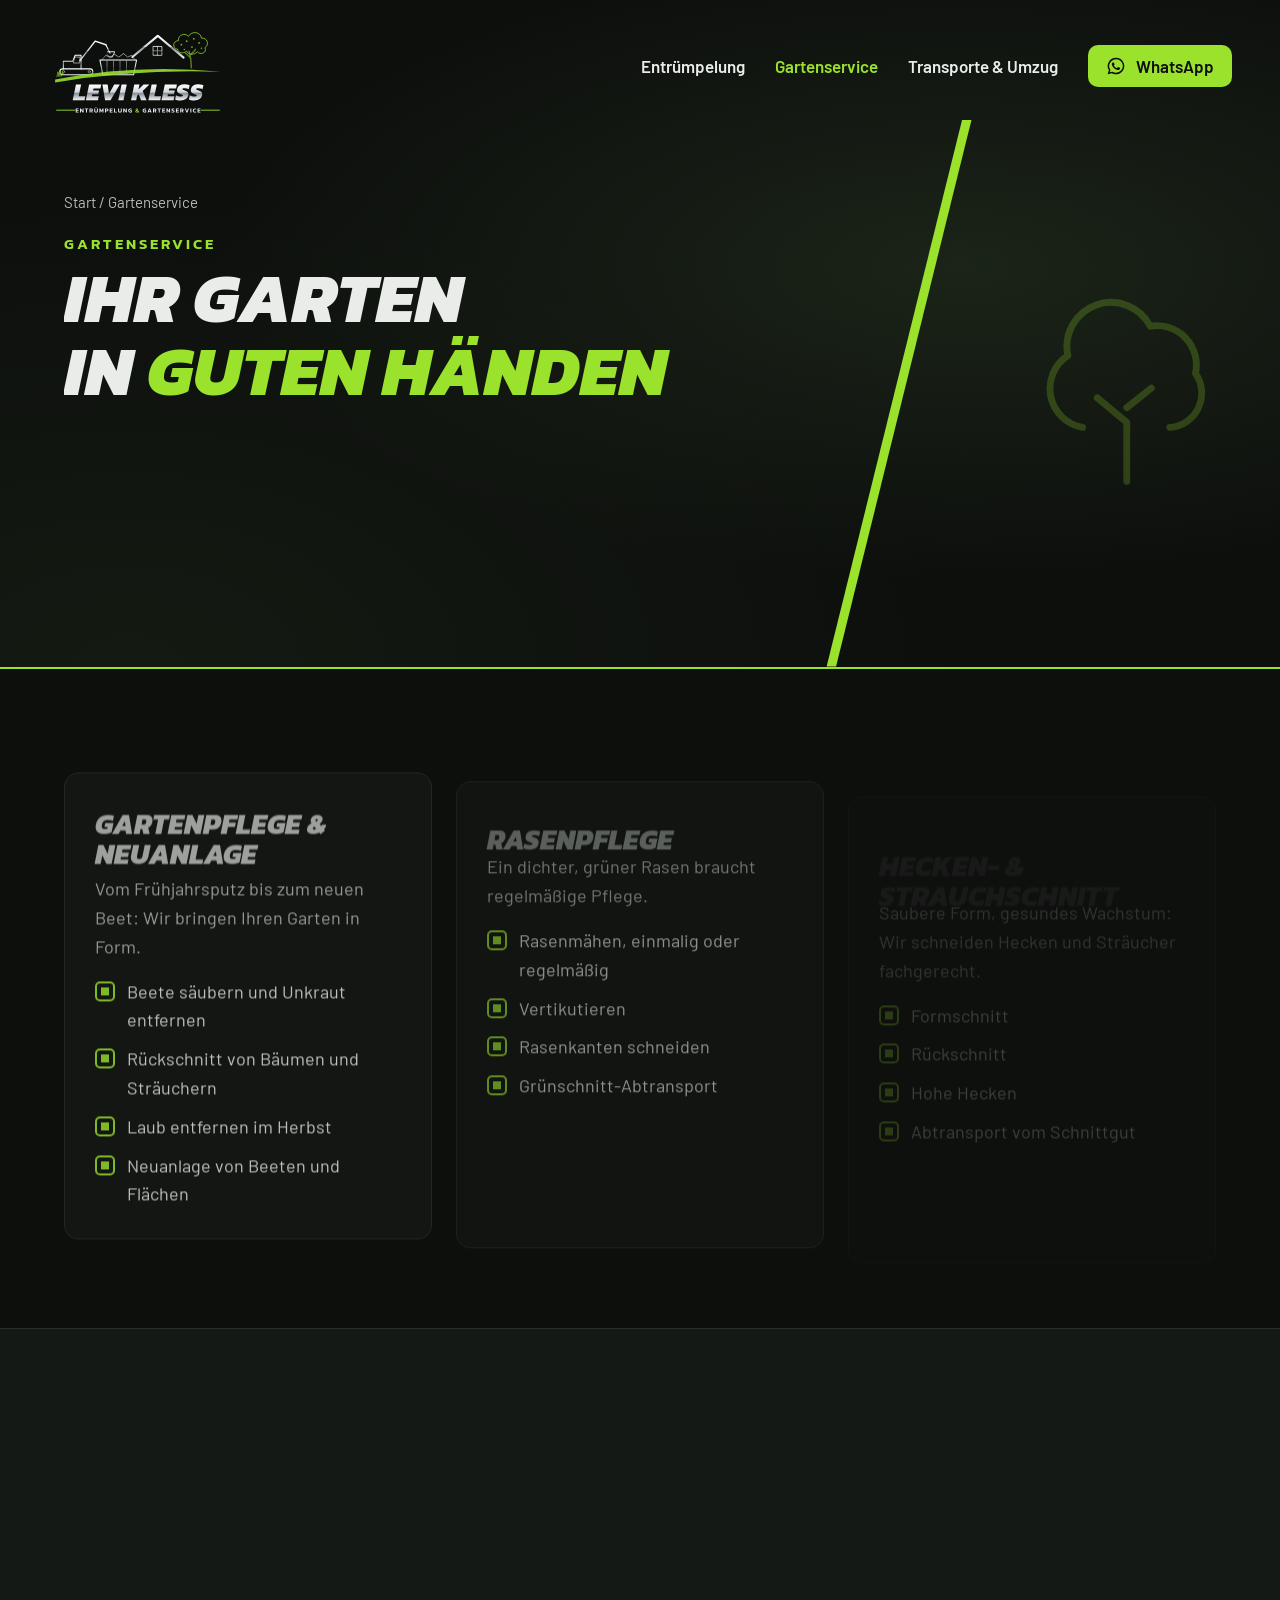
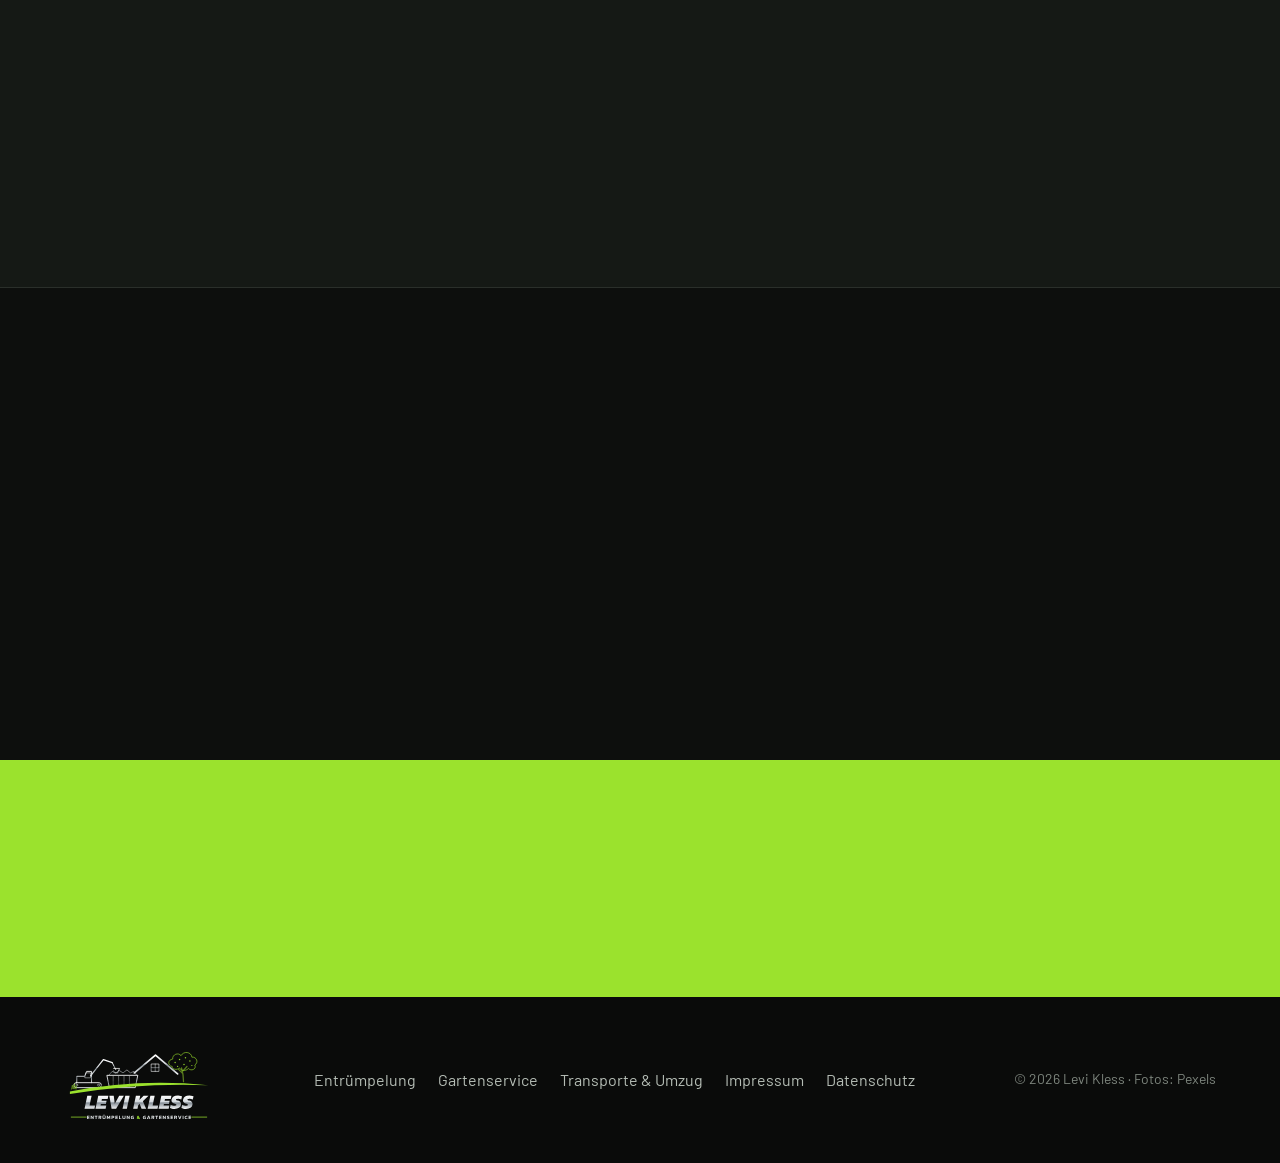
<file: gartenservice.html>
<!doctype html>
<html lang="de">
<head>
<meta charset="utf-8">
<meta name="viewport" content="width=device-width, initial-scale=1">
<title>Gartenservice, Rasenpflege &amp; Heckenschnitt im Allgäu | Levi Kless</title>
<meta name="description" content="Gartenpflege, Rückschnitt, Neuanlage, Rasenmähen, Vertikutieren, Hecken- und Strauchschnitt. Inklusive Abtransport vom Grünschnitt. Rund um Bad Grönenbach.">
<meta name="robots" content="noindex">
<link rel="icon" href="img/logo.svg" type="image/svg+xml">
<link rel="stylesheet" href="css/style.css">
<script type="application/ld+json">{"@context": "https://schema.org", "@type": "FAQPage", "mainEntity": [{"@type": "Question", "name": "Wann darf man Hecken schneiden?", "acceptedAnswer": {"@type": "Answer", "text": "Vom 1. März bis 30. September sind laut Bundesnaturschutzgesetz nur schonende Form- und Pflegeschnitte erlaubt. Starke Rückschnitte machen wir deshalb von Oktober bis Ende Februar."}}, {"@type": "Question", "name": "Nehmen Sie den Grünschnitt mit?", "acceptedAnswer": {"@type": "Answer", "text": "Ja. Schnittgut und Laub nehmen wir mit und entsorgen es fachgerecht."}}, {"@type": "Question", "name": "Bieten Sie auch regelmäßige Gartenpflege an?", "acceptedAnswer": {"@type": "Answer", "text": "Ja, zum Beispiel Rasenmähen alle zwei Wochen oder Pflege im Frühjahr und Herbst. Wir besprechen das gern mit Ihnen."}}, {"@type": "Question", "name": "Wann sollte man vertikutieren?", "acceptedAnswer": {"@type": "Answer", "text": "Am besten im Frühjahr, etwa April bis Mai, oder im frühen Herbst, wenn der Rasen gut wächst."}}]}</script>
</head>
<body>


<header class="site-header">
  <div class="wrap">
    <a class="logo" href="index.html" aria-label="Levi Kless – Startseite"><svg class="logo-svg" viewBox="0 0 610 350" role="img" aria-label="Levi Kless Entrümpelung &amp; Gartenservice"><defs><linearGradient id="lk-ch" x1="0" y1="0" x2="0" y2="1"><stop offset="0" stop-color="#ffffff"/><stop offset=".48" stop-color="#d3d8dc"/><stop offset=".52" stop-color="#8a939a"/><stop offset="1" stop-color="#eef1f2"/></linearGradient>
<linearGradient id="lk-cht" x1="0" y1="0" x2="0" y2="1"><stop offset="0" stop-color="#ffffff"/><stop offset=".5" stop-color="#cfd5da"/><stop offset=".53" stop-color="#7f8890"/><stop offset="1" stop-color="#f2f4f5"/></linearGradient></defs><g id="art" fill="none" stroke="url(#lk-ch)" stroke-linecap="round" stroke-linejoin="round">
  <!-- excavator -->
  <rect x="40" y="186" width="112" height="20" rx="10" stroke-width="3.5"/>
  <circle cx="52" cy="196" r="4" stroke-width="2"/><circle cx="140" cy="196" r="4" stroke-width="2"/>
  <path d="M52 186 V160 H84 L92 140 H112 V186" stroke-width="3.5"/>
  <path d="M90 146 H108 V166 H86 Z" stroke-width="2"/>
  <path d="M108 158 L160 92 L196 104" stroke-width="5"/>
  <path d="M196 104 L210 132" stroke-width="4"/>
  <path d="M202 128 L226 128 L218 146 Q206 148 200 138" stroke-width="3"/>
  <!-- container -->
  <path d="M176 156 H300 L290 206 H186 Z" stroke-width="3.5"/>
  <path d="M200 160 V202 M222 160 V202 M244 160 V202 M266 160 V202" stroke-width="1.5"/>
  <path d="M182 156 L196 140 L210 148 L224 136 L240 146 L256 134 L270 146 L284 140 L296 156" stroke-width="2"/>
  <!-- house -->
  <path d="M286 146 L372 74 L462 150" stroke-width="7"/>
  <path d="M300 136 V150" stroke-width="3"/>
  <rect x="356" y="110" width="30" height="30" stroke-width="2.5"/><path d="M371 110 V140 M356 125 H386" stroke-width="2"/>
</g>
<!-- tree -->
<path d="M486 182 C486 160 482 140 478 126 M484 150 L466 132 M482 140 L500 120" fill="none" stroke="#5a7d1e" stroke-width="5" stroke-linecap="round"/>
<g fill="none" stroke="#9BE22D" stroke-width="2.5">
  <path d="M440 120 C420 116 422 92 442 90 C440 70 466 62 476 76 C486 56 518 60 520 82 C540 80 548 104 532 114 C540 132 516 140 506 128 C496 140 474 138 470 126 C458 136 440 132 440 120 Z"/>
</g>
<g fill="#9BE22D" opacity=".9">
  <circle cx="452" cy="104" r="3"/><circle cx="470" cy="92" r="3"/><circle cx="494" cy="84" r="3"/><circle cx="512" cy="98" r="3"/><circle cx="488" cy="112" r="3"/><circle cx="520" cy="116" r="2.5"/><circle cx="462" cy="120" r="2.5"/>
</g>
<!-- grass + swoosh -->
<path d="M24 222 Q300 168 586 196 Q300 186 24 232 Z" fill="#9BE22D"/>
<path d="M30 214 l4 -18 l3 16 l5 -22 l2 22 l6 -14 l-1 16" fill="none" stroke="#9BE22D" stroke-width="2" stroke-linejoin="round"/>
<path d="M83.528 292.0 94.68 239.192H112.31L103.946 278.552H126.578L123.79 292.0ZM128.152 292.0 139.304 239.192H180.386L177.68 252.23H154.228L152.752 258.954H173.17000000000002L170.382 272.32H149.964L148.488 278.962H171.94L169.234 292.0ZM193.44 292.0 184.338 239.192H202.214L206.478 271.336L224.436 239.192H243.37800000000001L211.89000000000001 292.0ZM238.146 292.0 249.298 239.192H266.928L255.776 292.0ZM281.228 292.0 292.38 239.192H310.01000000000005L306.48400000000004 255.92000000000002L323.786 239.192H343.71200000000005L320.834 261.004L334.036 292.0H315.34000000000003L307.632 272.156L301.892 277.486L298.858 292.0ZM340.038 292.0 351.19 239.192H368.82000000000005L360.456 278.552H383.088L380.3 292.0ZM384.66200000000003 292.0 395.814 239.192H436.8960000000001L434.19000000000005 252.23H410.73800000000006L409.26200000000006 258.954H429.68000000000006L426.89200000000005 272.32H406.47400000000005L404.99800000000005 278.962H428.45000000000005L425.744 292.0ZM448.884 292.82Q443.55400000000003 292.82 438.716 291.918Q433.87800000000004 291.016 430.762 289.376L433.714 275.6Q437.158 277.404 441.545 278.552Q445.932 279.7 449.786 279.7Q453.06600000000003 279.7 454.99300000000005 279.044Q456.92 278.388 457.24800000000005 276.584Q457.658 274.534 455.198 273.591Q452.738 272.648 447.982 270.926Q442.65200000000004 268.95799999999997 439.86400000000003 266.047Q437.076 263.136 437.076 258.544Q437.076 256.658 437.56800000000004 254.608Q439.372 246.07999999999998 445.645 242.226Q451.918 238.372 463.644 238.372Q466.432 238.372 469.50700000000006 238.741Q472.58200000000005 239.11 475.37 239.643Q478.158 240.176 480.04400000000004 240.832L477.09200000000004 254.69Q473.32000000000005 253.05 469.958 252.353Q466.596 251.656 463.726 251.656Q461.67600000000004 251.656 459.79 251.861Q457.904 252.066 456.71500000000003 252.763Q455.526 253.46 455.526 254.936Q455.526 256.248 457.45300000000003 256.945Q459.38000000000005 257.642 463.562 258.872Q470.53200000000004 260.922 473.197 264.366Q475.862 267.81 475.862 272.156Q475.862 274.288 475.37 276.502Q473.812 283.882 467.375 288.351Q460.93800000000005 292.82 448.884 292.82ZM495.64 292.82Q490.31 292.82 485.472 291.918Q480.634 291.016 477.518 289.376L480.46999999999997 275.6Q483.914 277.404 488.301 278.552Q492.688 279.7 496.542 279.7Q499.822 279.7 501.749 279.044Q503.676 278.388 504.004 276.584Q504.414 274.534 501.95399999999995 273.591Q499.49399999999997 272.648 494.738 270.926Q489.408 268.95799999999997 486.62 266.047Q483.832 263.136 483.832 258.544Q483.832 256.658 484.324 254.608Q486.128 246.07999999999998 492.40099999999995 242.226Q498.674 238.372 510.4 238.372Q513.188 238.372 516.2629999999999 238.741Q519.338 239.11 522.126 239.643Q524.914 240.176 526.8 240.832L523.848 254.69Q520.076 253.05 516.7139999999999 252.353Q513.352 251.656 510.48199999999997 251.656Q508.432 251.656 506.546 251.861Q504.65999999999997 252.066 503.471 252.763Q502.282 253.46 502.282 254.936Q502.282 256.248 504.209 256.945Q506.136 257.642 510.318 258.872Q517.288 260.922 519.953 264.366Q522.6179999999999 267.81 522.6179999999999 272.156Q522.6179999999999 274.288 522.126 276.502Q520.568 283.882 514.131 288.351Q507.694 292.82 495.64 292.82Z" fill="url(#lk-cht)" stroke="#0d0f0d" stroke-width="1.5" paint-order="stroke"/><path d="M28 326 H92 M518 326 H582" stroke="#9BE22D" stroke-width="3"/>
<path d="M93.84349999999998 334.0V320.476H103.81849999999999V323.08H97.22449999999998V325.915H103.04149999999998V328.561H97.22449999999998V331.396H103.81849999999999V334.0ZM108.43549999999998 334.0V320.476H111.33349999999997L117.08749999999998 328.561V320.476H120.48949999999998V334.0H117.57049999999998L111.81649999999998 325.936V334.0ZM128.76049999999998 334.0V323.08H124.79149999999997V320.476H136.11049999999997V323.08H132.14149999999998V334.0ZM140.62249999999997 334.0V320.476H147.38449999999997Q149.77849999999998 320.476 150.91249999999997 321.736Q152.04649999999998 322.996 152.04649999999998 325.117Q152.04649999999998 326.48199999999997 151.3535 327.51099999999997Q150.66049999999998 328.54 149.46349999999998 329.044Q149.75749999999996 329.275 149.93599999999998 329.5585Q150.11449999999996 329.842 150.32449999999997 330.346L151.92049999999998 334.0H148.39249999999998L146.88049999999998 330.556Q146.69149999999996 330.115 146.39749999999998 329.9155Q146.10349999999997 329.716 145.55749999999998 329.716H144.00349999999997V334.0ZM144.00349999999997 327.112H146.50249999999997Q147.48949999999996 327.112 148.04599999999996 326.61850000000004Q148.60249999999996 326.125 148.60249999999996 325.117Q148.60249999999996 323.08 146.6495 323.08H144.00349999999997ZM159.4775 319.006V316.717H161.9555V319.006ZM163.80349999999999 319.006V316.717H166.2815V319.006ZM162.87949999999998 334.21Q160.9895 334.21 159.593 333.601Q158.1965 332.992 157.43 331.795Q156.6635 330.598 156.6635 328.855V320.476H160.0445V328.54Q160.0445 329.947 160.77949999999998 330.64Q161.5145 331.333 162.87949999999998 331.333Q164.2445 331.333 164.97949999999997 330.64Q165.7145 329.947 165.7145 328.54V320.476H169.0955V328.855Q169.0955 330.598 168.329 331.795Q167.5625 332.992 166.166 333.601Q164.7695 334.21 162.87949999999998 334.21ZM174.1325 334.0V320.476H177.4715L181.1465 327.973L184.8005 320.476H188.11849999999998V334.0H184.73749999999998V326.23L182.07049999999998 331.69H180.2015L177.5135 326.23V334.0ZM193.2605 334.0V320.476H199.91750000000002Q201.5345 320.476 202.5845 321.1165Q203.6345 321.757 204.149 322.849Q204.6635 323.941 204.6635 325.306Q204.6635 326.692 204.0755 327.76300000000003Q203.4875 328.834 202.406 329.4325Q201.3245 330.031 199.83350000000002 330.031H196.6415V334.0ZM196.6415 327.427H199.07750000000001Q200.1485 327.427 200.68400000000003 326.839Q201.2195 326.251 201.2195 325.285Q201.2195 324.235 200.726 323.6575Q200.23250000000002 323.08 199.1825 323.08H196.6415ZM208.9865 334.0V320.476H218.9615V323.08H212.3675V325.915H218.1845V328.561H212.3675V331.396H218.9615V334.0ZM223.57850000000002 334.0V320.476H226.95950000000002V331.396H233.34350000000003V334.0ZM243.75650000000002 334.21Q241.86650000000003 334.21 240.47000000000003 333.601Q239.07350000000002 332.992 238.30700000000002 331.795Q237.54050000000004 330.598 237.54050000000004 328.855V320.476H240.92150000000004V328.54Q240.92150000000004 329.947 241.65650000000005 330.64Q242.39150000000004 331.333 243.75650000000002 331.333Q245.12150000000003 331.333 245.85650000000004 330.64Q246.59150000000002 329.947 246.59150000000002 328.54V320.476H249.97250000000003V328.855Q249.97250000000003 330.598 249.20600000000002 331.795Q248.43950000000004 332.992 247.04300000000003 333.601Q245.64650000000003 334.21 243.75650000000002 334.21ZM255.00950000000003 334.0V320.476H257.9075L263.66150000000005 328.561V320.476H267.06350000000003V334.0H264.14450000000005L258.39050000000003 325.936V334.0ZM278.94650000000007 334.21Q275.43950000000007 334.21 273.61250000000007 332.4355Q271.78550000000007 330.661 271.78550000000007 327.427Q271.78550000000007 324.046 273.6545000000001 322.156Q275.52350000000007 320.266 279.15650000000005 320.266Q280.3955000000001 320.266 281.3930000000001 320.413Q282.3905000000001 320.56 283.29350000000005 320.854V323.752Q282.3905000000001 323.416 281.4140000000001 323.28999999999996Q280.43750000000006 323.164 279.40850000000006 323.164Q277.22450000000003 323.164 276.2270000000001 324.20349999999996Q275.2295000000001 325.243 275.2295000000001 327.427Q275.2295000000001 329.422 276.1745000000001 330.37750000000005Q277.1195000000001 331.333 278.9675000000001 331.333Q280.18550000000005 331.333 281.23550000000006 330.997V328.435H278.3165000000001V326.314H284.07050000000004V333.013Q283.35650000000004 333.475 282.086 333.8425Q280.81550000000004 334.21 278.94650000000007 334.21ZM327.7805 334.21Q324.2735 334.21 322.4465 332.4355Q320.6195 330.661 320.6195 327.427Q320.6195 324.046 322.48850000000004 322.156Q324.3575 320.266 327.9905 320.266Q329.22950000000003 320.266 330.22700000000003 320.413Q331.22450000000003 320.56 332.1275 320.854V323.752Q331.22450000000003 323.416 330.24800000000005 323.28999999999996Q329.2715 323.164 328.2425 323.164Q326.0585 323.164 325.06100000000004 324.20349999999996Q324.06350000000003 325.243 324.06350000000003 327.427Q324.06350000000003 329.422 325.0085 330.37750000000005Q325.9535 331.333 327.80150000000003 331.333Q329.0195 331.333 330.0695 330.997V328.435H327.1505V326.314H332.9045V333.013Q332.1905 333.475 330.91999999999996 333.8425Q329.6495 334.21 327.7805 334.21ZM337.2065 334.0 342.3725 320.476H346.0265L351.1925 334.0H347.6645L346.4465 330.934H341.93149999999997L340.73449999999997 334.0ZM342.3935 328.435H345.98449999999997L344.1785 323.731ZM355.91450000000003 334.0V320.476H362.67650000000003Q365.0705 320.476 366.2045 321.736Q367.3385 322.996 367.3385 325.117Q367.3385 326.48199999999997 366.64549999999997 327.51099999999997Q365.9525 328.54 364.7555 329.044Q365.0495 329.275 365.228 329.5585Q365.4065 329.842 365.61650000000003 330.346L367.21250000000003 334.0H363.6845L362.1725 330.556Q361.9835 330.115 361.6895 329.9155Q361.3955 329.716 360.84950000000003 329.716H359.2955V334.0ZM359.2955 327.112H361.7945Q362.7815 327.112 363.33799999999997 326.61850000000004Q363.8945 326.125 363.8945 325.117Q363.8945 323.08 361.9415 323.08H359.2955ZM375.1895 334.0V323.08H371.2205V320.476H382.53950000000003V323.08H378.57050000000004V334.0ZM387.05150000000003 334.0V320.476H397.0265V323.08H390.4325V325.915H396.2495V328.561H390.4325V331.396H397.0265V334.0ZM401.6435 334.0V320.476H404.5415L410.2955 328.561V320.476H413.6975V334.0H410.7785L405.0245 325.936V334.0ZM423.1445 334.21Q421.8005 334.21 420.635 334.0105Q419.46950000000004 333.811 418.6295 333.433V330.556Q419.55350000000004 330.955 420.677 331.207Q421.8005 331.459 422.80850000000004 331.459Q424.06850000000003 331.459 424.688 331.228Q425.3075 330.997 425.3075 330.22Q425.3075 329.695 425.00300000000004 329.38Q424.6985 329.065 424.016 328.82349999999997Q423.3335 328.582 422.1575 328.246Q420.7715 327.826 419.9525 327.3115Q419.1335 326.797 418.77650000000006 326.062Q418.4195 325.327 418.4195 324.256Q418.4195 322.324 419.80550000000005 321.295Q421.1915 320.266 423.9005 320.266Q425.0765 320.266 426.1895 320.4445Q427.3025 320.623 427.9955 320.854V323.752Q427.09250000000003 323.395 426.17900000000003 323.227Q425.26550000000003 323.059 424.40450000000004 323.059Q423.2705 323.059 422.567 323.269Q421.86350000000004 323.479 421.86350000000004 324.235Q421.86350000000004 324.676 422.1155 324.9385Q422.3675 325.201 422.987 325.411Q423.60650000000004 325.621 424.6775 325.915Q426.3365 326.356 427.2185 326.9755Q428.1005 327.595 428.4365 328.4035Q428.77250000000004 329.212 428.77250000000004 330.22Q428.77250000000004 332.005 427.38650000000007 333.10749999999996Q426.00050000000005 334.21 423.1445 334.21ZM433.4945 334.0V320.476H443.4695V323.08H436.8755V325.915H442.6925V328.561H436.8755V331.396H443.4695V334.0ZM448.0865 334.0V320.476H454.8485Q457.24249999999995 320.476 458.37649999999996 321.736Q459.5105 322.996 459.5105 325.117Q459.5105 326.48199999999997 458.8175 327.51099999999997Q458.12449999999995 328.54 456.92749999999995 329.044Q457.2215 329.275 457.4 329.5585Q457.57849999999996 329.842 457.7885 330.346L459.3845 334.0H455.8565L454.3445 330.556Q454.15549999999996 330.115 453.8615 329.9155Q453.5675 329.716 453.02149999999995 329.716H451.4675V334.0ZM451.4675 327.112H453.9665Q454.95349999999996 327.112 455.51 326.61850000000004Q456.06649999999996 326.125 456.06649999999996 325.117Q456.06649999999996 323.08 454.1135 323.08H451.4675ZM468.9785 334.0 463.8125 320.476H467.34049999999996L470.7845 330.136L474.2495 320.476H477.7985L472.6325 334.0ZM482.5205 334.0V320.476H485.9015V334.0ZM497.8895 334.21Q494.3405 334.21 492.482 332.3935Q490.62350000000004 330.577 490.62350000000004 327.343Q490.62350000000004 323.962 492.44000000000005 322.11400000000003Q494.2565 320.266 497.86850000000004 320.266Q499.1075 320.266 500.08400000000006 320.45500000000004Q501.06050000000005 320.644 501.9635 320.959V323.92Q500.1365 323.164 498.12050000000005 323.164Q496.0205 323.164 495.04400000000004 324.172Q494.06750000000005 325.18 494.06750000000005 327.343Q494.06750000000005 329.401 495.09650000000005 330.367Q496.12550000000005 331.333 498.1625 331.333Q499.14950000000005 331.333 500.1155 331.1545Q501.0815 330.976 501.9845 330.598V333.58Q501.1025 333.874 500.1155 334.04200000000003Q499.12850000000003 334.21 497.8895 334.21ZM506.70650000000006 334.0V320.476H516.6815V323.08H510.08750000000003V325.915H515.9045V328.561H510.08750000000003V331.396H516.6815V334.0Z" fill="#e6eaec"/><path d="M306.8285 334.315 305.44250000000005 332.908Q303.84650000000005 334.21 301.0955 334.21Q298.7225 334.21 297.30500000000006 333.202Q295.88750000000005 332.194 295.88750000000005 330.514Q295.88750000000005 329.128 296.62250000000006 328.1725Q297.3575 327.217 298.7225 326.461Q298.05050000000006 325.789 297.65150000000006 325.13800000000003Q297.25250000000005 324.487 297.25250000000005 323.584Q297.25250000000005 322.114 298.3235000000001 321.19Q299.39450000000005 320.266 301.22150000000005 320.266Q303.04850000000005 320.266 304.13000000000005 321.169Q305.21150000000006 322.072 305.21150000000006 323.584Q305.21150000000006 324.613 304.7495 325.3795Q304.2875 326.146 303.36350000000004 326.86L305.58950000000004 329.149Q305.84150000000005 328.666 305.84150000000005 327.952V327.574H308.38250000000005V328.057Q308.38250000000005 328.876 308.13050000000004 329.653Q307.87850000000003 330.43 307.47950000000003 330.976L308.92850000000004 332.425ZM301.1795 325.495Q301.83050000000003 325.096 302.16650000000004 324.7285Q302.50250000000005 324.361 302.50250000000005 323.752Q302.50250000000005 323.206 302.19800000000004 322.8595Q301.8935 322.513 301.2635 322.513Q300.59150000000005 322.513 300.28700000000003 322.8805Q299.9825 323.248 299.9825 323.752Q299.9825 324.214 300.28700000000003 324.634Q300.59150000000005 325.054 301.1795 325.495ZM301.0955 331.9Q302.5445 331.9 303.38450000000006 331.102L300.80150000000003 328.456Q299.9825 328.813 299.5625 329.2645Q299.14250000000004 329.716 299.14250000000004 330.43Q299.14250000000004 331.144 299.68850000000003 331.522Q300.2345 331.9 301.0955 331.9Z" fill="#9BE22D"/><metadata></metadata></svg></a>
    <button class="menu-btn" aria-label="Menü öffnen" aria-expanded="false"><span></span><span></span><span></span></button>
    <nav class="nav">
      <a href="entruempelung.html">Entrümpelung</a>
      <a href="gartenservice.html" aria-current="page">Gartenservice</a>
      <a href="transporte-umzug.html">Transporte &amp; Umzug</a>
      <a class="btn btn-green" href="index.html#anfrage"><svg viewBox="0 0 24 24" fill="currentColor" aria-hidden="true"><path d="M12 2a10 10 0 0 0-8.6 15.1L2 22l5-1.3A10 10 0 1 0 12 2Zm0 18.2c-1.5 0-3-.4-4.2-1.2l-.3-.2-3 .8.8-2.9-.2-.3A8.2 8.2 0 1 1 12 20.2Zm4.5-6.1c-.2-.1-1.5-.7-1.7-.8-.2-.1-.4-.1-.6.1l-.8 1c-.1.2-.3.2-.5.1a6.7 6.7 0 0 1-3.3-2.9c-.3-.4.2-.4.7-1.3.1-.2 0-.3 0-.4l-.8-1.8c-.2-.5-.4-.4-.6-.4h-.5c-.2 0-.4.1-.6.3-.2.2-.8.8-.8 2s.9 2.3 1 2.5c.1.2 1.7 2.6 4.1 3.6 1.5.7 2.1.7 2.9.6.5-.1 1.5-.6 1.7-1.2.2-.6.2-1.1.1-1.2l-.4-.3Z"/></svg> WhatsApp</a>
    </nav>
  </div>
</header>

<main>
  <section class="page-hero">
    <div class="page-hero-deco" aria-hidden="true"><span class="deco-stripe"></span><svg viewBox="0 0 24 24" fill="none" stroke="currentColor" stroke-width="0.7" stroke-linecap="round" stroke-linejoin="round" aria-hidden="true"><path d="M12 21v-6M12 15l-3-2.5M12 13.5l2.5-2"/><path d="M7.5 15.5A4 4 0 0 1 6 8.2a4.5 4.5 0 0 1 8.4-3A4 4 0 0 1 19 10a3.5 3.5 0 0 1-2.5 5.5Z"/></svg></div>
    <div class="wrap">
      <p class="crumbs"><a href="index.html">Start</a> / Gartenservice</p>
      <p class="kicker">Gartenservice</p>
      <h1><span class="line"><span>Ihr Garten</span></span><span class="line"><span>in <em>guten Händen</em></span></span></h1>
      <p class="lead">Pflege, Rückschnitt, Rasen und Hecken: einmalig oder regelmäßig. Den Grünschnitt nehmen wir gleich mit.</p>
      <div class="hero-actions">
        <a class="btn btn-green" href="index.html#anfrage"><svg viewBox="0 0 24 24" fill="currentColor" aria-hidden="true"><path d="M12 2a10 10 0 0 0-8.6 15.1L2 22l5-1.3A10 10 0 1 0 12 2Zm0 18.2c-1.5 0-3-.4-4.2-1.2l-.3-.2-3 .8.8-2.9-.2-.3A8.2 8.2 0 1 1 12 20.2Zm4.5-6.1c-.2-.1-1.5-.7-1.7-.8-.2-.1-.4-.1-.6.1l-.8 1c-.1.2-.3.2-.5.1a6.7 6.7 0 0 1-3.3-2.9c-.3-.4.2-.4.7-1.3.1-.2 0-.3 0-.4l-.8-1.8c-.2-.5-.4-.4-.6-.4h-.5c-.2 0-.4.1-.6.3-.2.2-.8.8-.8 2s.9 2.3 1 2.5c.1.2 1.7 2.6 4.1 3.6 1.5.7 2.1.7 2.9.6.5-.1 1.5-.6 1.7-1.2.2-.6.2-1.1.1-1.2l-.4-.3Z"/></svg> Anfrage per WhatsApp</a>
        <a class="btn btn-ghost" href="tel:+491603313379">0160 3313379</a>
      </div>
    </div>
  </section>

  <section class="section">
    <div class="wrap svc-grid">
      <div class="svc-block">
        <h2 class="h3">Gartenpflege &amp; Neuanlage</h2>
        <p>Vom Frühjahrsputz bis zum neuen Beet: Wir bringen Ihren Garten in Form.</p>
        <ul class="checks"><li>Beete säubern und Unkraut entfernen</li><li>Rückschnitt von Bäumen und Sträuchern</li><li>Laub entfernen im Herbst</li><li>Neuanlage von Beeten und Flächen</li></ul>
      </div>
      <div class="svc-block" id="rasen">
        <h2 class="h3">Rasenpflege</h2>
        <p>Ein dichter, grüner Rasen braucht regelmäßige Pflege.</p>
        <ul class="checks"><li>Rasenmähen, einmalig oder regelmäßig</li><li>Vertikutieren</li><li>Rasenkanten schneiden</li><li>Grünschnitt-Abtransport</li></ul>
      </div>
      <div class="svc-block" id="hecken">
        <h2 class="h3">Hecken- &amp; Strauchschnitt</h2>
        <p>Saubere Form, gesundes Wachstum: Wir schneiden Hecken und Sträucher fachgerecht.</p>
        <ul class="checks"><li>Formschnitt</li><li>Rückschnitt</li><li>Hohe Hecken</li><li>Abtransport vom Schnittgut</li></ul>
      </div>
    </div>
  </section>

  <section class="section section-dark">
    <div class="wrap">
      <p class="kicker">Ablauf</p>
      <h2>So <em>einfach</em> geht's</h2>
      <ol class="steps"><li><b>1</b><h3>Nachricht senden</h3><p>Schreiben Sie uns per WhatsApp, gern mit ein paar Fotos. So können wir den Aufwand schon grob einschätzen.</p></li><li><b>2</b><h3>Besichtigung &amp; Preis</h3><p>Wir schauen uns alles vor Ort an und nennen Ihnen einen festen Preis.</p></li><li><b>3</b><h3>Wir legen los</h3><p>Zum vereinbarten Termin erledigen wir alles zügig und hinterlassen den Ort sauber.</p></li></ol>
    </div>
  </section>

  <section class="section">
    <div class="wrap faq">
      <div>
        <p class="kicker">Häufige Fragen</p>
        <h2>Gut zu <em>wissen</em></h2>
      </div>
      <div class="faq-list"><details><summary>Wann darf man Hecken schneiden?</summary><p>Vom 1. März bis 30. September sind laut Bundesnaturschutzgesetz nur schonende Form- und Pflegeschnitte erlaubt. Starke Rückschnitte machen wir deshalb von Oktober bis Ende Februar.</p></details><details><summary>Nehmen Sie den Grünschnitt mit?</summary><p>Ja. Schnittgut und Laub nehmen wir mit und entsorgen es fachgerecht.</p></details><details><summary>Bieten Sie auch regelmäßige Gartenpflege an?</summary><p>Ja, zum Beispiel Rasenmähen alle zwei Wochen oder Pflege im Frühjahr und Herbst. Wir besprechen das gern mit Ihnen.</p></details><details><summary>Wann sollte man vertikutieren?</summary><p>Am besten im Frühjahr, etwa April bis Mai, oder im frühen Herbst, wenn der Rasen gut wächst.</p></details></div>
    </div>
  </section>

  <section class="cta">
    <div class="wrap">
      <p class="script">Wir schaffen Platz. Wir schaffen Ordnung.</p>
      <a class="btn btn-green btn-cta" href="index.html#anfrage"><svg viewBox="0 0 24 24" fill="currentColor" aria-hidden="true"><path d="M12 2a10 10 0 0 0-8.6 15.1L2 22l5-1.3A10 10 0 1 0 12 2Zm0 18.2c-1.5 0-3-.4-4.2-1.2l-.3-.2-3 .8.8-2.9-.2-.3A8.2 8.2 0 1 1 12 20.2Zm4.5-6.1c-.2-.1-1.5-.7-1.7-.8-.2-.1-.4-.1-.6.1l-.8 1c-.1.2-.3.2-.5.1a6.7 6.7 0 0 1-3.3-2.9c-.3-.4.2-.4.7-1.3.1-.2 0-.3 0-.4l-.8-1.8c-.2-.5-.4-.4-.6-.4h-.5c-.2 0-.4.1-.6.3-.2.2-.8.8-.8 2s.9 2.3 1 2.5c.1.2 1.7 2.6 4.1 3.6 1.5.7 2.1.7 2.9.6.5-.1 1.5-.6 1.7-1.2.2-.6.2-1.1.1-1.2l-.4-.3Z"/></svg> Jetzt Termin per WhatsApp</a>
    </div>
  </section>
</main>

<footer class="site-footer">
  <div class="wrap">
    <img src="img/logo.svg" alt="Levi Kless" width="150" height="86">
    <nav>
      <a href="entruempelung.html">Entrümpelung</a>
      <a href="gartenservice.html">Gartenservice</a>
      <a href="transporte-umzug.html">Transporte &amp; Umzug</a>
      <a href="impressum.html">Impressum</a>
      <a href="datenschutz.html">Datenschutz</a>
    </nav>
    <p>© 2026 Levi Kless · Fotos: Pexels</p>
  </div>
</footer>

<script src="js/gsap.min.js"></script>
<script src="js/ScrollTrigger.min.js"></script>
<script src="js/main.js"></script>
<script src="js/animations.js"></script>
</body>
</html>
</file>
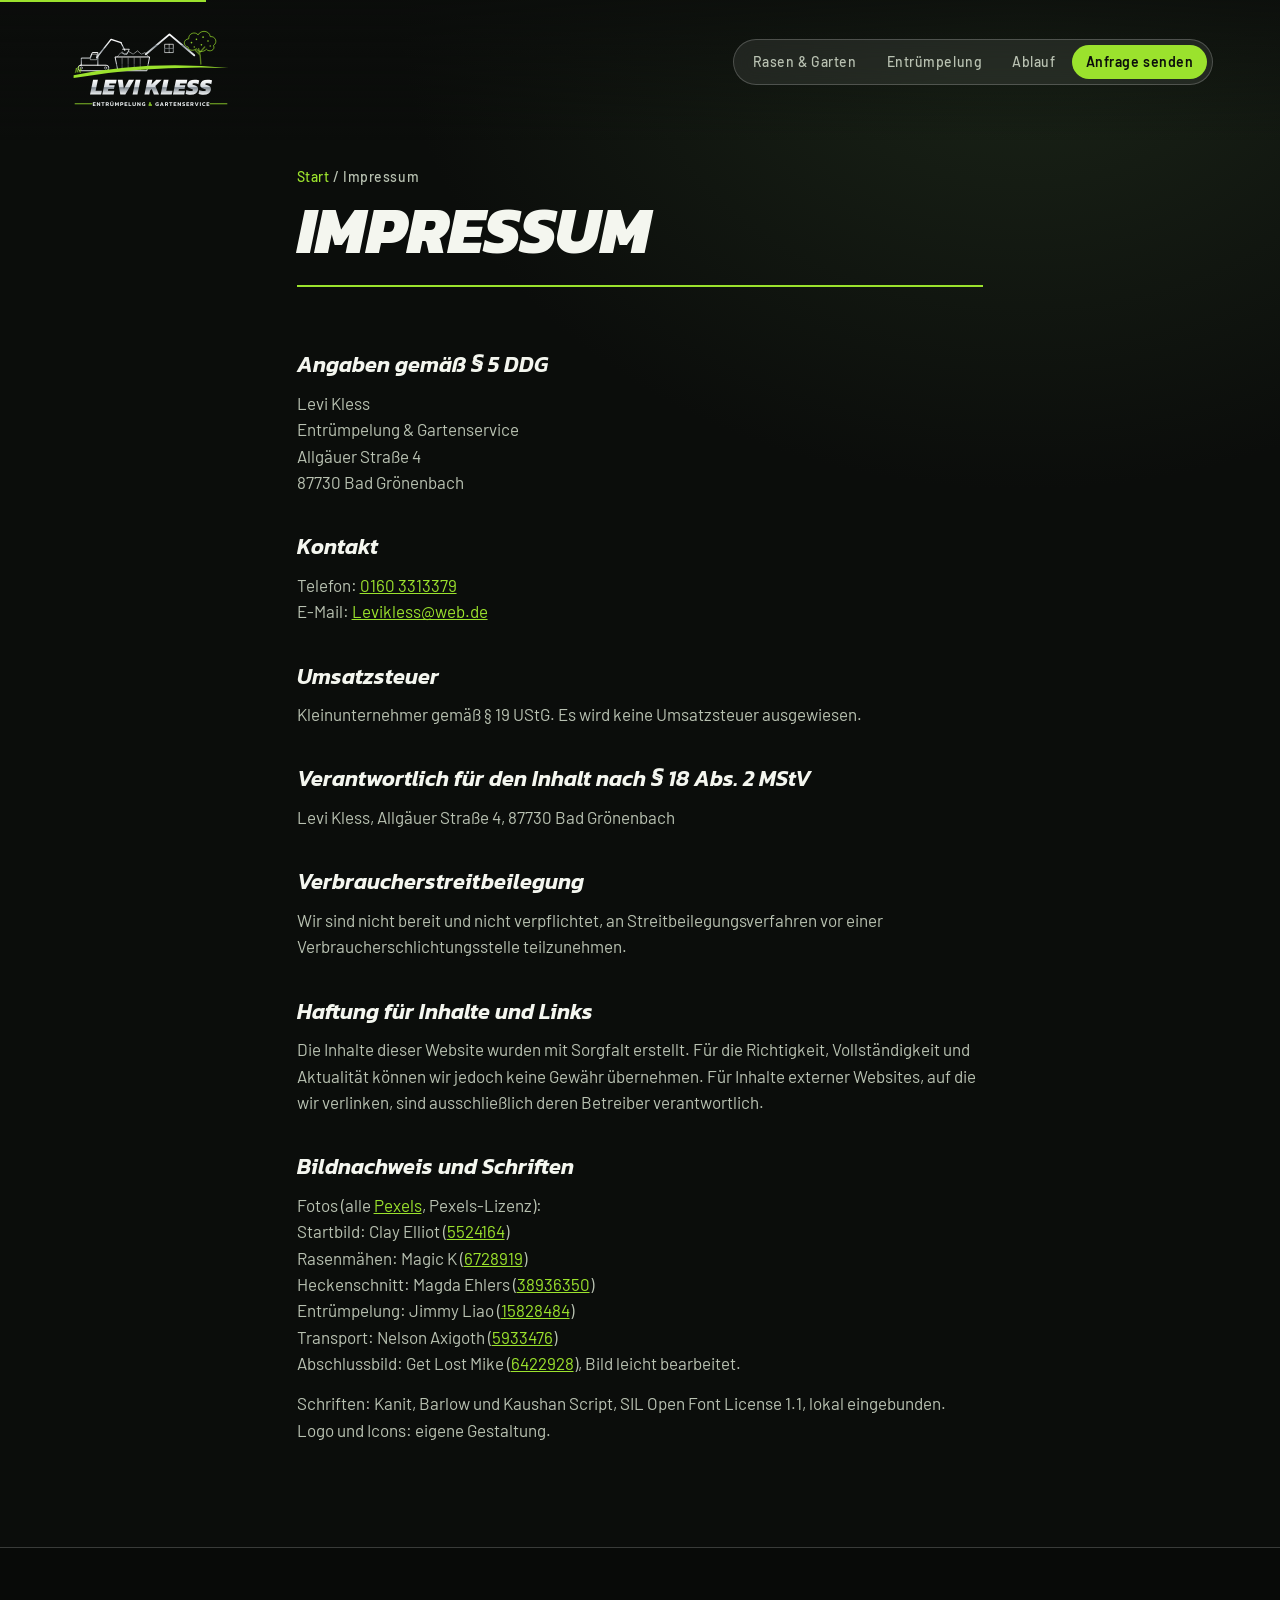
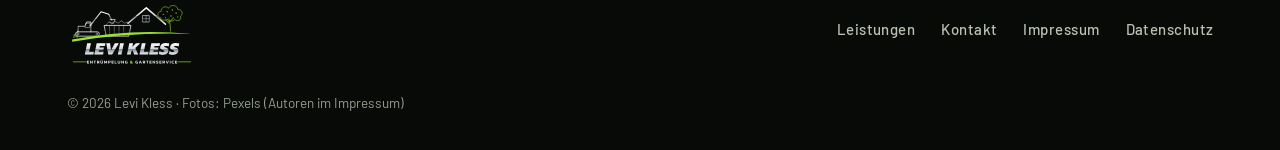
<file: impressum.html>
<!doctype html>
<html lang="de">
<head>
<meta charset="utf-8">
<meta name="viewport" content="width=device-width, initial-scale=1, viewport-fit=cover">
<title>Impressum | Levi Kless</title>
<meta name="description" content="Impressum von Levi Kless, Entrümpelung &amp; Gartenservice, Bad Grönenbach.">
<meta name="robots" content="noindex">
<meta name="theme-color" content="#0b0d0b">
<link rel="icon" href="img/logo.svg" type="image/svg+xml">
<link rel="stylesheet" href="css/site.css">
<script>document.documentElement.classList.add('js');</script>
</head>
<body class="legalpage">
<div class="grain" aria-hidden="true"></div>
<div class="curtain" aria-hidden="true"></div>
<div class="bar" id="bar"></div>

<header class="top gut">
  <a class="brand" href="index.html" aria-label="Levi Kless – Entrümpelung &amp; Gartenservice, zur Startseite"><svg class="logo-svg" aria-hidden="true" focusable="false" viewBox="0 0 610 350" ><defs><linearGradient id="lk-ch" x1="0" y1="0" x2="0" y2="1"><stop offset="0" stop-color="#ffffff"/><stop offset=".48" stop-color="#d3d8dc"/><stop offset=".52" stop-color="#8a939a"/><stop offset="1" stop-color="#eef1f2"/></linearGradient>
<linearGradient id="lk-cht" x1="0" y1="0" x2="0" y2="1"><stop offset="0" stop-color="#ffffff"/><stop offset=".5" stop-color="#cfd5da"/><stop offset=".53" stop-color="#7f8890"/><stop offset="1" stop-color="#f2f4f5"/></linearGradient></defs><g id="art" fill="none" stroke="url(#lk-ch)" stroke-linecap="round" stroke-linejoin="round">
  <!-- excavator -->
  <rect x="40" y="186" width="112" height="20" rx="10" stroke-width="3.5"/>
  <circle cx="52" cy="196" r="4" stroke-width="2"/><circle cx="140" cy="196" r="4" stroke-width="2"/>
  <path d="M52 186 V160 H84 L92 140 H112 V186" stroke-width="3.5"/>
  <path d="M90 146 H108 V166 H86 Z" stroke-width="2"/>
  <path d="M108 158 L160 92 L196 104" stroke-width="5"/>
  <path d="M196 104 L210 132" stroke-width="4"/>
  <path d="M202 128 L226 128 L218 146 Q206 148 200 138" stroke-width="3"/>
  <!-- container -->
  <path d="M176 156 H300 L290 206 H186 Z" stroke-width="3.5"/>
  <path d="M200 160 V202 M222 160 V202 M244 160 V202 M266 160 V202" stroke-width="1.5"/>
  <path d="M182 156 L196 140 L210 148 L224 136 L240 146 L256 134 L270 146 L284 140 L296 156" stroke-width="2"/>
  <!-- house -->
  <path d="M286 146 L372 74 L462 150" stroke-width="7"/>
  <path d="M300 136 V150" stroke-width="3"/>
  <rect x="356" y="110" width="30" height="30" stroke-width="2.5"/><path d="M371 110 V140 M356 125 H386" stroke-width="2"/>
</g>
<!-- tree -->
<path d="M486 182 C486 160 482 140 478 126 M484 150 L466 132 M482 140 L500 120" fill="none" stroke="#5a7d1e" stroke-width="5" stroke-linecap="round"/>
<g fill="none" stroke="#9BE22D" stroke-width="2.5">
  <path d="M440 120 C420 116 422 92 442 90 C440 70 466 62 476 76 C486 56 518 60 520 82 C540 80 548 104 532 114 C540 132 516 140 506 128 C496 140 474 138 470 126 C458 136 440 132 440 120 Z"/>
</g>
<g fill="#9BE22D" opacity=".9">
  <circle cx="452" cy="104" r="3"/><circle cx="470" cy="92" r="3"/><circle cx="494" cy="84" r="3"/><circle cx="512" cy="98" r="3"/><circle cx="488" cy="112" r="3"/><circle cx="520" cy="116" r="2.5"/><circle cx="462" cy="120" r="2.5"/>
</g>
<!-- grass + swoosh -->
<path d="M24 222 Q300 168 586 196 Q300 186 24 232 Z" fill="#9BE22D"/>
<path d="M30 214 l4 -18 l3 16 l5 -22 l2 22 l6 -14 l-1 16" fill="none" stroke="#9BE22D" stroke-width="2" stroke-linejoin="round"/>
<path d="M83.528 292.0 94.68 239.192H112.31L103.946 278.552H126.578L123.79 292.0ZM128.152 292.0 139.304 239.192H180.386L177.68 252.23H154.228L152.752 258.954H173.17000000000002L170.382 272.32H149.964L148.488 278.962H171.94L169.234 292.0ZM193.44 292.0 184.338 239.192H202.214L206.478 271.336L224.436 239.192H243.37800000000001L211.89000000000001 292.0ZM238.146 292.0 249.298 239.192H266.928L255.776 292.0ZM281.228 292.0 292.38 239.192H310.01000000000005L306.48400000000004 255.92000000000002L323.786 239.192H343.71200000000005L320.834 261.004L334.036 292.0H315.34000000000003L307.632 272.156L301.892 277.486L298.858 292.0ZM340.038 292.0 351.19 239.192H368.82000000000005L360.456 278.552H383.088L380.3 292.0ZM384.66200000000003 292.0 395.814 239.192H436.8960000000001L434.19000000000005 252.23H410.73800000000006L409.26200000000006 258.954H429.68000000000006L426.89200000000005 272.32H406.47400000000005L404.99800000000005 278.962H428.45000000000005L425.744 292.0ZM448.884 292.82Q443.55400000000003 292.82 438.716 291.918Q433.87800000000004 291.016 430.762 289.376L433.714 275.6Q437.158 277.404 441.545 278.552Q445.932 279.7 449.786 279.7Q453.06600000000003 279.7 454.99300000000005 279.044Q456.92 278.388 457.24800000000005 276.584Q457.658 274.534 455.198 273.591Q452.738 272.648 447.982 270.926Q442.65200000000004 268.95799999999997 439.86400000000003 266.047Q437.076 263.136 437.076 258.544Q437.076 256.658 437.56800000000004 254.608Q439.372 246.07999999999998 445.645 242.226Q451.918 238.372 463.644 238.372Q466.432 238.372 469.50700000000006 238.741Q472.58200000000005 239.11 475.37 239.643Q478.158 240.176 480.04400000000004 240.832L477.09200000000004 254.69Q473.32000000000005 253.05 469.958 252.353Q466.596 251.656 463.726 251.656Q461.67600000000004 251.656 459.79 251.861Q457.904 252.066 456.71500000000003 252.763Q455.526 253.46 455.526 254.936Q455.526 256.248 457.45300000000003 256.945Q459.38000000000005 257.642 463.562 258.872Q470.53200000000004 260.922 473.197 264.366Q475.862 267.81 475.862 272.156Q475.862 274.288 475.37 276.502Q473.812 283.882 467.375 288.351Q460.93800000000005 292.82 448.884 292.82ZM495.64 292.82Q490.31 292.82 485.472 291.918Q480.634 291.016 477.518 289.376L480.46999999999997 275.6Q483.914 277.404 488.301 278.552Q492.688 279.7 496.542 279.7Q499.822 279.7 501.749 279.044Q503.676 278.388 504.004 276.584Q504.414 274.534 501.95399999999995 273.591Q499.49399999999997 272.648 494.738 270.926Q489.408 268.95799999999997 486.62 266.047Q483.832 263.136 483.832 258.544Q483.832 256.658 484.324 254.608Q486.128 246.07999999999998 492.40099999999995 242.226Q498.674 238.372 510.4 238.372Q513.188 238.372 516.2629999999999 238.741Q519.338 239.11 522.126 239.643Q524.914 240.176 526.8 240.832L523.848 254.69Q520.076 253.05 516.7139999999999 252.353Q513.352 251.656 510.48199999999997 251.656Q508.432 251.656 506.546 251.861Q504.65999999999997 252.066 503.471 252.763Q502.282 253.46 502.282 254.936Q502.282 256.248 504.209 256.945Q506.136 257.642 510.318 258.872Q517.288 260.922 519.953 264.366Q522.6179999999999 267.81 522.6179999999999 272.156Q522.6179999999999 274.288 522.126 276.502Q520.568 283.882 514.131 288.351Q507.694 292.82 495.64 292.82Z" fill="url(#lk-cht)" stroke="#0d0f0d" stroke-width="1.5" paint-order="stroke"/><path d="M28 326 H92 M518 326 H582" stroke="#9BE22D" stroke-width="3"/>
<path d="M93.84349999999998 334.0V320.476H103.81849999999999V323.08H97.22449999999998V325.915H103.04149999999998V328.561H97.22449999999998V331.396H103.81849999999999V334.0ZM108.43549999999998 334.0V320.476H111.33349999999997L117.08749999999998 328.561V320.476H120.48949999999998V334.0H117.57049999999998L111.81649999999998 325.936V334.0ZM128.76049999999998 334.0V323.08H124.79149999999997V320.476H136.11049999999997V323.08H132.14149999999998V334.0ZM140.62249999999997 334.0V320.476H147.38449999999997Q149.77849999999998 320.476 150.91249999999997 321.736Q152.04649999999998 322.996 152.04649999999998 325.117Q152.04649999999998 326.48199999999997 151.3535 327.51099999999997Q150.66049999999998 328.54 149.46349999999998 329.044Q149.75749999999996 329.275 149.93599999999998 329.5585Q150.11449999999996 329.842 150.32449999999997 330.346L151.92049999999998 334.0H148.39249999999998L146.88049999999998 330.556Q146.69149999999996 330.115 146.39749999999998 329.9155Q146.10349999999997 329.716 145.55749999999998 329.716H144.00349999999997V334.0ZM144.00349999999997 327.112H146.50249999999997Q147.48949999999996 327.112 148.04599999999996 326.61850000000004Q148.60249999999996 326.125 148.60249999999996 325.117Q148.60249999999996 323.08 146.6495 323.08H144.00349999999997ZM159.4775 319.006V316.717H161.9555V319.006ZM163.80349999999999 319.006V316.717H166.2815V319.006ZM162.87949999999998 334.21Q160.9895 334.21 159.593 333.601Q158.1965 332.992 157.43 331.795Q156.6635 330.598 156.6635 328.855V320.476H160.0445V328.54Q160.0445 329.947 160.77949999999998 330.64Q161.5145 331.333 162.87949999999998 331.333Q164.2445 331.333 164.97949999999997 330.64Q165.7145 329.947 165.7145 328.54V320.476H169.0955V328.855Q169.0955 330.598 168.329 331.795Q167.5625 332.992 166.166 333.601Q164.7695 334.21 162.87949999999998 334.21ZM174.1325 334.0V320.476H177.4715L181.1465 327.973L184.8005 320.476H188.11849999999998V334.0H184.73749999999998V326.23L182.07049999999998 331.69H180.2015L177.5135 326.23V334.0ZM193.2605 334.0V320.476H199.91750000000002Q201.5345 320.476 202.5845 321.1165Q203.6345 321.757 204.149 322.849Q204.6635 323.941 204.6635 325.306Q204.6635 326.692 204.0755 327.76300000000003Q203.4875 328.834 202.406 329.4325Q201.3245 330.031 199.83350000000002 330.031H196.6415V334.0ZM196.6415 327.427H199.07750000000001Q200.1485 327.427 200.68400000000003 326.839Q201.2195 326.251 201.2195 325.285Q201.2195 324.235 200.726 323.6575Q200.23250000000002 323.08 199.1825 323.08H196.6415ZM208.9865 334.0V320.476H218.9615V323.08H212.3675V325.915H218.1845V328.561H212.3675V331.396H218.9615V334.0ZM223.57850000000002 334.0V320.476H226.95950000000002V331.396H233.34350000000003V334.0ZM243.75650000000002 334.21Q241.86650000000003 334.21 240.47000000000003 333.601Q239.07350000000002 332.992 238.30700000000002 331.795Q237.54050000000004 330.598 237.54050000000004 328.855V320.476H240.92150000000004V328.54Q240.92150000000004 329.947 241.65650000000005 330.64Q242.39150000000004 331.333 243.75650000000002 331.333Q245.12150000000003 331.333 245.85650000000004 330.64Q246.59150000000002 329.947 246.59150000000002 328.54V320.476H249.97250000000003V328.855Q249.97250000000003 330.598 249.20600000000002 331.795Q248.43950000000004 332.992 247.04300000000003 333.601Q245.64650000000003 334.21 243.75650000000002 334.21ZM255.00950000000003 334.0V320.476H257.9075L263.66150000000005 328.561V320.476H267.06350000000003V334.0H264.14450000000005L258.39050000000003 325.936V334.0ZM278.94650000000007 334.21Q275.43950000000007 334.21 273.61250000000007 332.4355Q271.78550000000007 330.661 271.78550000000007 327.427Q271.78550000000007 324.046 273.6545000000001 322.156Q275.52350000000007 320.266 279.15650000000005 320.266Q280.3955000000001 320.266 281.3930000000001 320.413Q282.3905000000001 320.56 283.29350000000005 320.854V323.752Q282.3905000000001 323.416 281.4140000000001 323.28999999999996Q280.43750000000006 323.164 279.40850000000006 323.164Q277.22450000000003 323.164 276.2270000000001 324.20349999999996Q275.2295000000001 325.243 275.2295000000001 327.427Q275.2295000000001 329.422 276.1745000000001 330.37750000000005Q277.1195000000001 331.333 278.9675000000001 331.333Q280.18550000000005 331.333 281.23550000000006 330.997V328.435H278.3165000000001V326.314H284.07050000000004V333.013Q283.35650000000004 333.475 282.086 333.8425Q280.81550000000004 334.21 278.94650000000007 334.21ZM327.7805 334.21Q324.2735 334.21 322.4465 332.4355Q320.6195 330.661 320.6195 327.427Q320.6195 324.046 322.48850000000004 322.156Q324.3575 320.266 327.9905 320.266Q329.22950000000003 320.266 330.22700000000003 320.413Q331.22450000000003 320.56 332.1275 320.854V323.752Q331.22450000000003 323.416 330.24800000000005 323.28999999999996Q329.2715 323.164 328.2425 323.164Q326.0585 323.164 325.06100000000004 324.20349999999996Q324.06350000000003 325.243 324.06350000000003 327.427Q324.06350000000003 329.422 325.0085 330.37750000000005Q325.9535 331.333 327.80150000000003 331.333Q329.0195 331.333 330.0695 330.997V328.435H327.1505V326.314H332.9045V333.013Q332.1905 333.475 330.91999999999996 333.8425Q329.6495 334.21 327.7805 334.21ZM337.2065 334.0 342.3725 320.476H346.0265L351.1925 334.0H347.6645L346.4465 330.934H341.93149999999997L340.73449999999997 334.0ZM342.3935 328.435H345.98449999999997L344.1785 323.731ZM355.91450000000003 334.0V320.476H362.67650000000003Q365.0705 320.476 366.2045 321.736Q367.3385 322.996 367.3385 325.117Q367.3385 326.48199999999997 366.64549999999997 327.51099999999997Q365.9525 328.54 364.7555 329.044Q365.0495 329.275 365.228 329.5585Q365.4065 329.842 365.61650000000003 330.346L367.21250000000003 334.0H363.6845L362.1725 330.556Q361.9835 330.115 361.6895 329.9155Q361.3955 329.716 360.84950000000003 329.716H359.2955V334.0ZM359.2955 327.112H361.7945Q362.7815 327.112 363.33799999999997 326.61850000000004Q363.8945 326.125 363.8945 325.117Q363.8945 323.08 361.9415 323.08H359.2955ZM375.1895 334.0V323.08H371.2205V320.476H382.53950000000003V323.08H378.57050000000004V334.0ZM387.05150000000003 334.0V320.476H397.0265V323.08H390.4325V325.915H396.2495V328.561H390.4325V331.396H397.0265V334.0ZM401.6435 334.0V320.476H404.5415L410.2955 328.561V320.476H413.6975V334.0H410.7785L405.0245 325.936V334.0ZM423.1445 334.21Q421.8005 334.21 420.635 334.0105Q419.46950000000004 333.811 418.6295 333.433V330.556Q419.55350000000004 330.955 420.677 331.207Q421.8005 331.459 422.80850000000004 331.459Q424.06850000000003 331.459 424.688 331.228Q425.3075 330.997 425.3075 330.22Q425.3075 329.695 425.00300000000004 329.38Q424.6985 329.065 424.016 328.82349999999997Q423.3335 328.582 422.1575 328.246Q420.7715 327.826 419.9525 327.3115Q419.1335 326.797 418.77650000000006 326.062Q418.4195 325.327 418.4195 324.256Q418.4195 322.324 419.80550000000005 321.295Q421.1915 320.266 423.9005 320.266Q425.0765 320.266 426.1895 320.4445Q427.3025 320.623 427.9955 320.854V323.752Q427.09250000000003 323.395 426.17900000000003 323.227Q425.26550000000003 323.059 424.40450000000004 323.059Q423.2705 323.059 422.567 323.269Q421.86350000000004 323.479 421.86350000000004 324.235Q421.86350000000004 324.676 422.1155 324.9385Q422.3675 325.201 422.987 325.411Q423.60650000000004 325.621 424.6775 325.915Q426.3365 326.356 427.2185 326.9755Q428.1005 327.595 428.4365 328.4035Q428.77250000000004 329.212 428.77250000000004 330.22Q428.77250000000004 332.005 427.38650000000007 333.10749999999996Q426.00050000000005 334.21 423.1445 334.21ZM433.4945 334.0V320.476H443.4695V323.08H436.8755V325.915H442.6925V328.561H436.8755V331.396H443.4695V334.0ZM448.0865 334.0V320.476H454.8485Q457.24249999999995 320.476 458.37649999999996 321.736Q459.5105 322.996 459.5105 325.117Q459.5105 326.48199999999997 458.8175 327.51099999999997Q458.12449999999995 328.54 456.92749999999995 329.044Q457.2215 329.275 457.4 329.5585Q457.57849999999996 329.842 457.7885 330.346L459.3845 334.0H455.8565L454.3445 330.556Q454.15549999999996 330.115 453.8615 329.9155Q453.5675 329.716 453.02149999999995 329.716H451.4675V334.0ZM451.4675 327.112H453.9665Q454.95349999999996 327.112 455.51 326.61850000000004Q456.06649999999996 326.125 456.06649999999996 325.117Q456.06649999999996 323.08 454.1135 323.08H451.4675ZM468.9785 334.0 463.8125 320.476H467.34049999999996L470.7845 330.136L474.2495 320.476H477.7985L472.6325 334.0ZM482.5205 334.0V320.476H485.9015V334.0ZM497.8895 334.21Q494.3405 334.21 492.482 332.3935Q490.62350000000004 330.577 490.62350000000004 327.343Q490.62350000000004 323.962 492.44000000000005 322.11400000000003Q494.2565 320.266 497.86850000000004 320.266Q499.1075 320.266 500.08400000000006 320.45500000000004Q501.06050000000005 320.644 501.9635 320.959V323.92Q500.1365 323.164 498.12050000000005 323.164Q496.0205 323.164 495.04400000000004 324.172Q494.06750000000005 325.18 494.06750000000005 327.343Q494.06750000000005 329.401 495.09650000000005 330.367Q496.12550000000005 331.333 498.1625 331.333Q499.14950000000005 331.333 500.1155 331.1545Q501.0815 330.976 501.9845 330.598V333.58Q501.1025 333.874 500.1155 334.04200000000003Q499.12850000000003 334.21 497.8895 334.21ZM506.70650000000006 334.0V320.476H516.6815V323.08H510.08750000000003V325.915H515.9045V328.561H510.08750000000003V331.396H516.6815V334.0Z" fill="#e6eaec"/><path d="M306.8285 334.315 305.44250000000005 332.908Q303.84650000000005 334.21 301.0955 334.21Q298.7225 334.21 297.30500000000006 333.202Q295.88750000000005 332.194 295.88750000000005 330.514Q295.88750000000005 329.128 296.62250000000006 328.1725Q297.3575 327.217 298.7225 326.461Q298.05050000000006 325.789 297.65150000000006 325.13800000000003Q297.25250000000005 324.487 297.25250000000005 323.584Q297.25250000000005 322.114 298.3235000000001 321.19Q299.39450000000005 320.266 301.22150000000005 320.266Q303.04850000000005 320.266 304.13000000000005 321.169Q305.21150000000006 322.072 305.21150000000006 323.584Q305.21150000000006 324.613 304.7495 325.3795Q304.2875 326.146 303.36350000000004 326.86L305.58950000000004 329.149Q305.84150000000005 328.666 305.84150000000005 327.952V327.574H308.38250000000005V328.057Q308.38250000000005 328.876 308.13050000000004 329.653Q307.87850000000003 330.43 307.47950000000003 330.976L308.92850000000004 332.425ZM301.1795 325.495Q301.83050000000003 325.096 302.16650000000004 324.7285Q302.50250000000005 324.361 302.50250000000005 323.752Q302.50250000000005 323.206 302.19800000000004 322.8595Q301.8935 322.513 301.2635 322.513Q300.59150000000005 322.513 300.28700000000003 322.8805Q299.9825 323.248 299.9825 323.752Q299.9825 324.214 300.28700000000003 324.634Q300.59150000000005 325.054 301.1795 325.495ZM301.0955 331.9Q302.5445 331.9 303.38450000000006 331.102L300.80150000000003 328.456Q299.9825 328.813 299.5625 329.2645Q299.14250000000004 329.716 299.14250000000004 330.43Q299.14250000000004 331.144 299.68850000000003 331.522Q300.2345 331.9 301.0955 331.9Z" fill="#9BE22D"/><metadata></metadata></svg></a>
  <div class="hdr-r">
  <nav class="pill" aria-label="Hauptmenü">
    <a href="index.html#rasen">Rasen &amp; Garten</a>
    <a href="index.html#entruempelung">Entrümpelung</a>
    <a href="index.html#ablauf">Ablauf</a>
    <a class="go" href="index.html#kontakt">Anfrage senden</a>
  </nav>
  <button class="burger" type="button" aria-label="Menü öffnen" aria-expanded="false" aria-controls="drawer"><span></span><span></span><span></span></button>
  </div>
</header>
<nav class="drawer" id="drawer" aria-label="Menü">
  <a href="index.html#rasen">Rasen &amp; Garten</a>
  <a href="index.html#entruempelung">Entrümpelung</a>
  <a href="index.html#transport">Transporte</a>
  <a href="index.html#ablauf">Ablauf</a>
  <a href="index.html#faq">Fragen</a>
  <a class="go" href="index.html#kontakt">Anfrage senden</a>
</nav>

<main>

  <section class="legal-hero">
    <div class="lwrap gut">
      <p class="crumbs"><a href="index.html">Start</a> / Impressum</p>
      <h1 class="legal-h1">Impressum</h1>
    </div>
  </section>
  <section class="legal">
    <div class="lwrap gut">
      <h2>Angaben gemäß § 5 DDG</h2>
      <p>Levi Kless<br>Entrümpelung &amp; Gartenservice<br>Allgäuer Straße 4<br>87730 Bad Grönenbach</p>

      <h2>Kontakt</h2>
      <p>Telefon: <a href="tel:+491603313379">0160 3313379</a><br>E-Mail: <a href="mailto:Levikless@web.de">Levikless@web.de</a></p>

      <h2>Umsatzsteuer</h2>
      <p>Kleinunternehmer gemäß § 19 UStG. Es wird keine Umsatzsteuer ausgewiesen.</p>

      <h2>Verantwortlich für den Inhalt nach § 18 Abs. 2 MStV</h2>
      <p>Levi Kless, Allgäuer Straße 4, 87730 Bad Grönenbach</p>

      <h2>Verbraucherstreitbeilegung</h2>
      <p>Wir sind nicht bereit und nicht verpflichtet, an Streitbeilegungsverfahren vor einer Verbraucherschlichtungsstelle teilzunehmen.</p>

      <h2>Haftung für Inhalte und Links</h2>
      <p>Die Inhalte dieser Website wurden mit Sorgfalt erstellt. Für die Richtigkeit, Vollständigkeit und Aktualität können wir jedoch keine Gewähr übernehmen. Für Inhalte externer Websites, auf die wir verlinken, sind ausschließlich deren Betreiber verantwortlich.</p>

      <h2>Bildnachweis und Schriften</h2>
      <p>Fotos (alle <a href="https://www.pexels.com/" rel="noopener" target="_blank">Pexels</a>, Pexels-Lizenz):<br>
      Startbild: Clay Elliot (<a href="https://www.pexels.com/photo/5524164/" rel="noopener" target="_blank">5524164</a>)<br>
      Rasenmähen: Magic K (<a href="https://www.pexels.com/photo/6728919/" rel="noopener" target="_blank">6728919</a>)<br>
      Heckenschnitt: Magda Ehlers (<a href="https://www.pexels.com/photo/38936350/" rel="noopener" target="_blank">38936350</a>)<br>
      Entrümpelung: Jimmy Liao (<a href="https://www.pexels.com/photo/15828484/" rel="noopener" target="_blank">15828484</a>)<br>
      Transport: Nelson Axigoth (<a href="https://www.pexels.com/photo/5933476/" rel="noopener" target="_blank">5933476</a>)<br>
      Abschlussbild: Get Lost Mike (<a href="https://www.pexels.com/photo/6422928/" rel="noopener" target="_blank">6422928</a>), Bild leicht bearbeitet.</p>
      <p>Schriften: Kanit, Barlow und Kaushan Script, SIL Open Font License 1.1, lokal eingebunden.<br>
      Logo und Icons: eigene Gestaltung.</p>
    </div>
  </section>

</main>

<footer class="foot gut">
  <div class="foot-in">
    <a href="index.html" aria-label="Levi Kless, zur Startseite"><img src="img/logo.svg" alt="Levi Kless – Entrümpelung &amp; Gartenservice" width="130" height="75"></a>
    <nav aria-label="Rechtliches">
      <a href="index.html#rasen">Leistungen</a>
      <a href="index.html#kontakt">Kontakt</a>
      <a href="impressum.html">Impressum</a>
      <a href="datenschutz.html">Datenschutz</a>
    </nav>
    <p>© 2026 Levi Kless · Fotos: Pexels (Autoren im Impressum)</p>
  </div>
</footer>
<script src="js/site.js"></script>
</body>
</html>
</file>
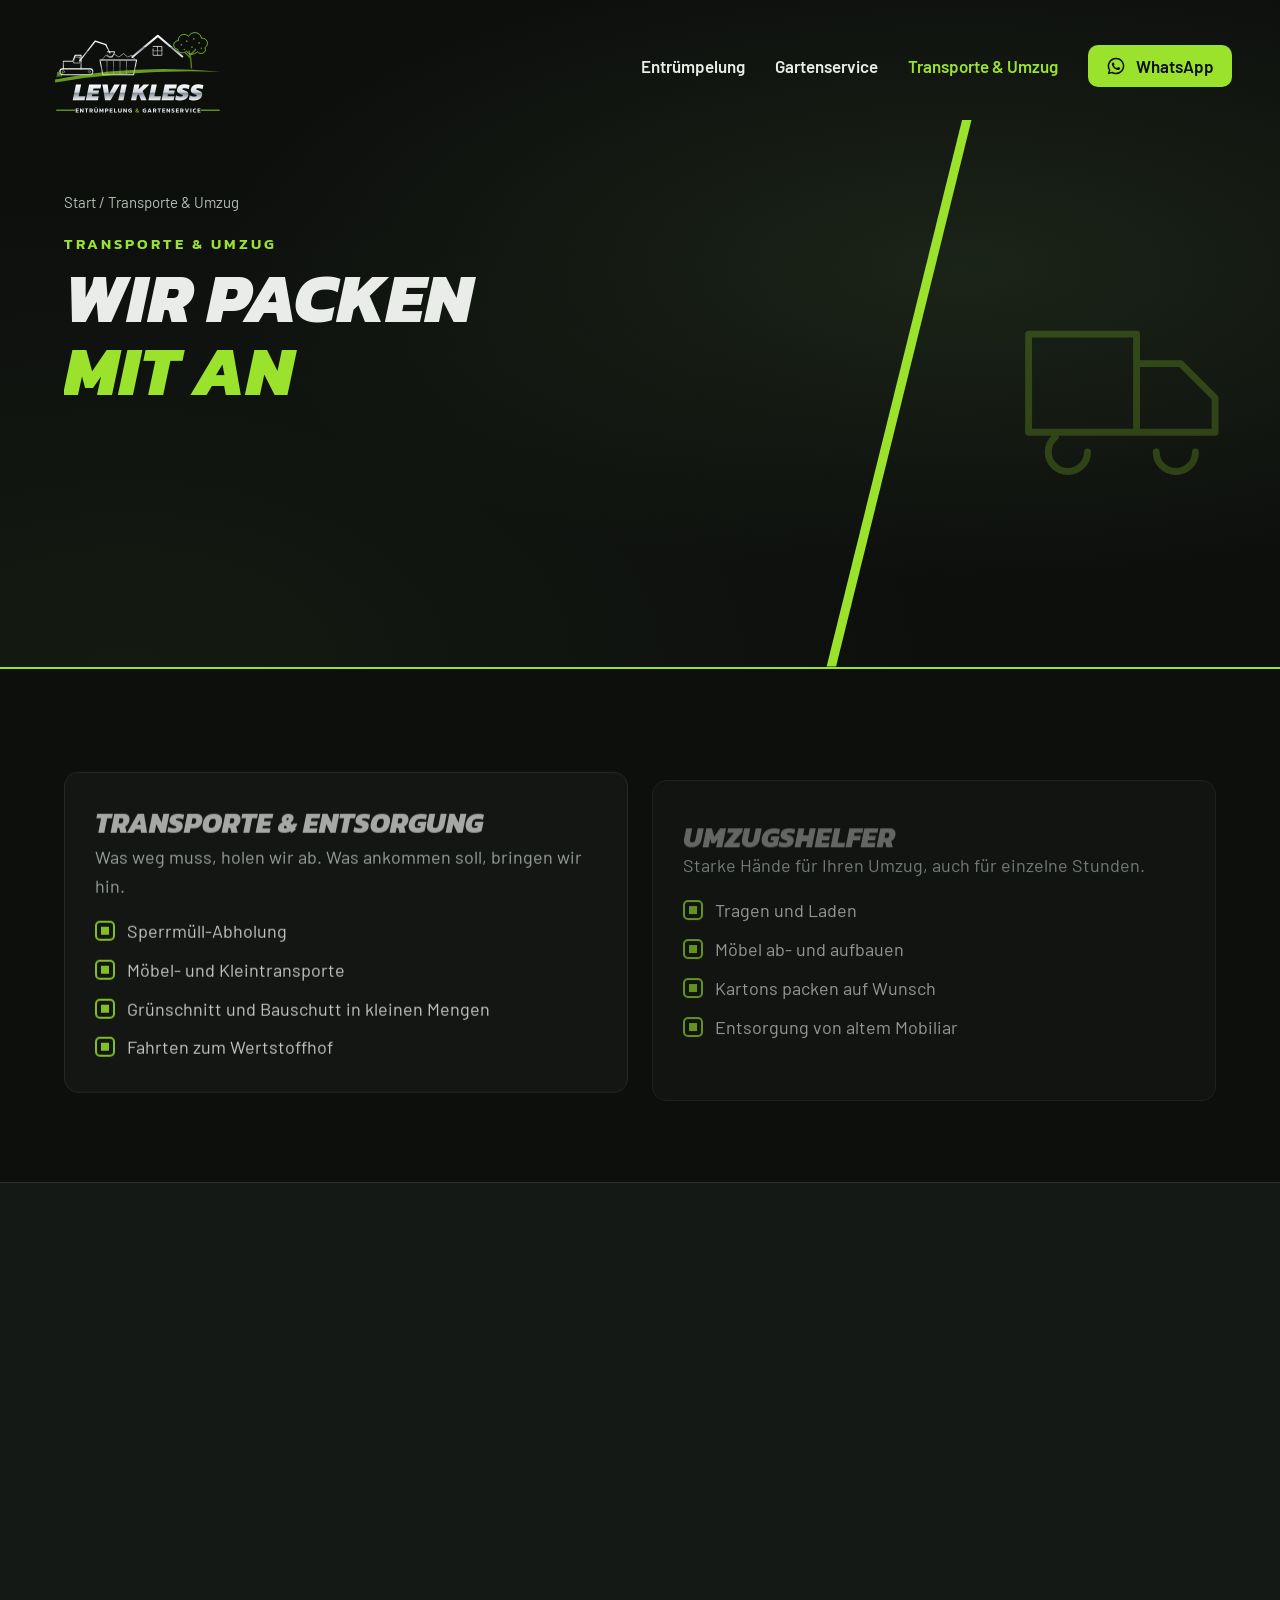
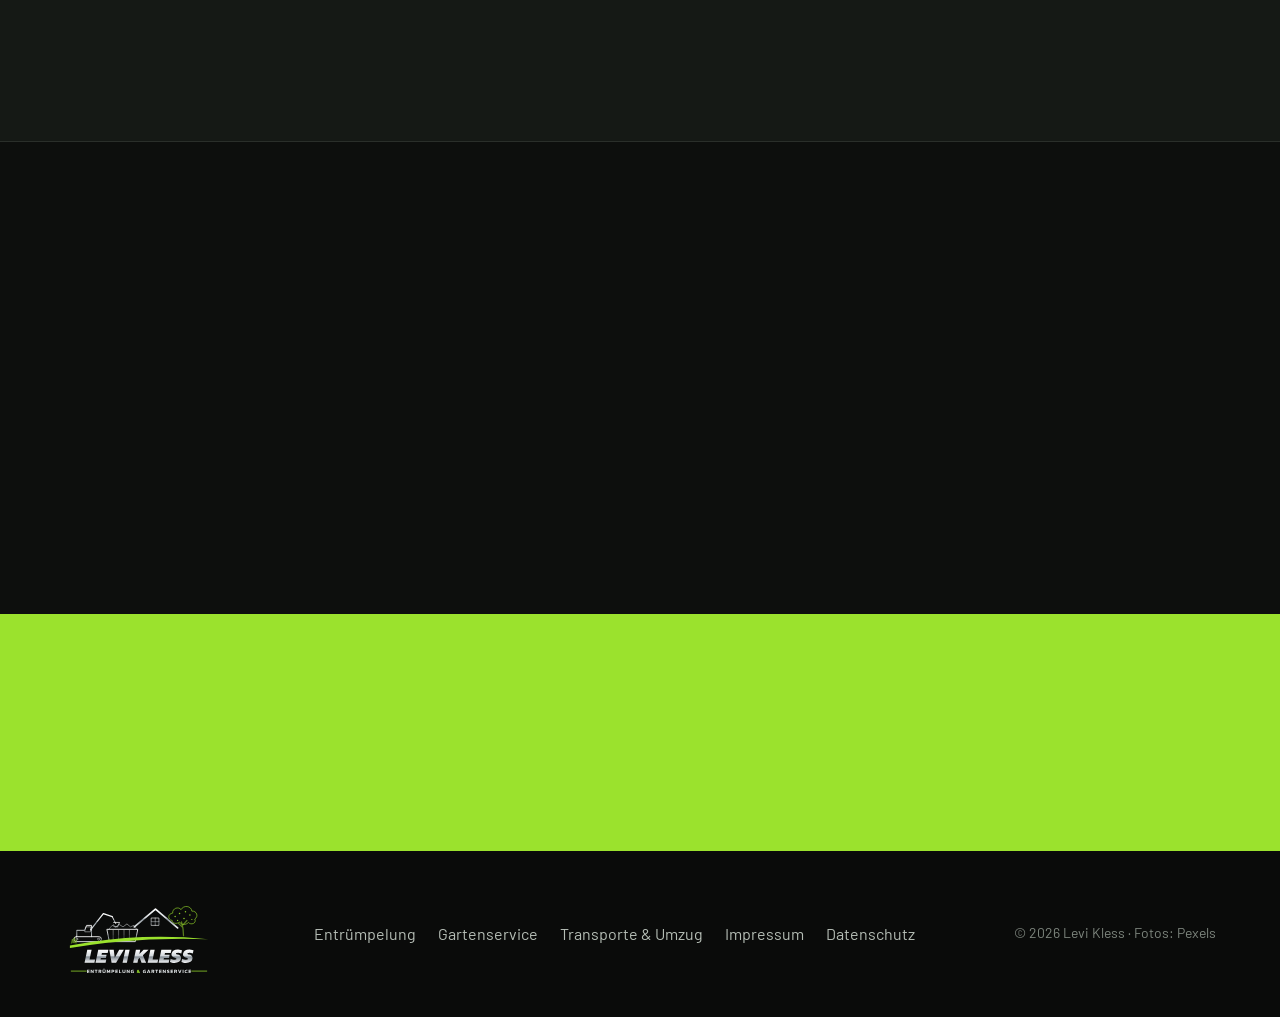
<file: transporte-umzug.html>
<!doctype html>
<html lang="de">
<head>
<meta charset="utf-8">
<meta name="viewport" content="width=device-width, initial-scale=1">
<title>Transporte, Entsorgung &amp; Umzugshelfer im Allgäu | Levi Kless</title>
<meta name="description" content="Sperrmüll-Abholung, Möbeltransport, Grünschnitt-Abfuhr und Umzugshelfer. Schnell, zuverlässig, stark. 100 km rund um Bad Grönenbach.">
<meta name="robots" content="noindex">
<link rel="icon" href="img/logo.svg" type="image/svg+xml">
<link rel="stylesheet" href="css/style.css">
<script type="application/ld+json">{"@context": "https://schema.org", "@type": "FAQPage", "mainEntity": [{"@type": "Question", "name": "Kann ich nur Helfer ohne Fahrzeug buchen?", "acceptedAnswer": {"@type": "Answer", "text": "Ja. Wenn Sie schon einen Transporter haben, kommen wir einfach als Umzugshelfer dazu."}}, {"@type": "Question", "name": "Holen Sie auch einzelne Möbelstücke ab?", "acceptedAnswer": {"@type": "Answer", "text": "Ja, auch einzelne Stücke wie ein altes Sofa oder eine Waschmaschine."}}, {"@type": "Question", "name": "Wie wird abgerechnet?", "acceptedAnswer": {"@type": "Answer", "text": "Je nach Auftrag nach Festpreis oder nach Stunden. Den Preis nennen wir Ihnen vorher."}}, {"@type": "Question", "name": "Sind Sie auch kurzfristig verfügbar?", "acceptedAnswer": {"@type": "Answer", "text": "Oft ja. Schreiben Sie uns per WhatsApp, wann und wo Sie Hilfe brauchen."}}]}</script>
</head>
<body>


<header class="site-header">
  <div class="wrap">
    <a class="logo" href="index.html" aria-label="Levi Kless – Startseite"><svg class="logo-svg" viewBox="0 0 610 350" role="img" aria-label="Levi Kless Entrümpelung &amp; Gartenservice"><defs><linearGradient id="lk-ch" x1="0" y1="0" x2="0" y2="1"><stop offset="0" stop-color="#ffffff"/><stop offset=".48" stop-color="#d3d8dc"/><stop offset=".52" stop-color="#8a939a"/><stop offset="1" stop-color="#eef1f2"/></linearGradient>
<linearGradient id="lk-cht" x1="0" y1="0" x2="0" y2="1"><stop offset="0" stop-color="#ffffff"/><stop offset=".5" stop-color="#cfd5da"/><stop offset=".53" stop-color="#7f8890"/><stop offset="1" stop-color="#f2f4f5"/></linearGradient></defs><g id="art" fill="none" stroke="url(#lk-ch)" stroke-linecap="round" stroke-linejoin="round">
  <!-- excavator -->
  <rect x="40" y="186" width="112" height="20" rx="10" stroke-width="3.5"/>
  <circle cx="52" cy="196" r="4" stroke-width="2"/><circle cx="140" cy="196" r="4" stroke-width="2"/>
  <path d="M52 186 V160 H84 L92 140 H112 V186" stroke-width="3.5"/>
  <path d="M90 146 H108 V166 H86 Z" stroke-width="2"/>
  <path d="M108 158 L160 92 L196 104" stroke-width="5"/>
  <path d="M196 104 L210 132" stroke-width="4"/>
  <path d="M202 128 L226 128 L218 146 Q206 148 200 138" stroke-width="3"/>
  <!-- container -->
  <path d="M176 156 H300 L290 206 H186 Z" stroke-width="3.5"/>
  <path d="M200 160 V202 M222 160 V202 M244 160 V202 M266 160 V202" stroke-width="1.5"/>
  <path d="M182 156 L196 140 L210 148 L224 136 L240 146 L256 134 L270 146 L284 140 L296 156" stroke-width="2"/>
  <!-- house -->
  <path d="M286 146 L372 74 L462 150" stroke-width="7"/>
  <path d="M300 136 V150" stroke-width="3"/>
  <rect x="356" y="110" width="30" height="30" stroke-width="2.5"/><path d="M371 110 V140 M356 125 H386" stroke-width="2"/>
</g>
<!-- tree -->
<path d="M486 182 C486 160 482 140 478 126 M484 150 L466 132 M482 140 L500 120" fill="none" stroke="#5a7d1e" stroke-width="5" stroke-linecap="round"/>
<g fill="none" stroke="#9BE22D" stroke-width="2.5">
  <path d="M440 120 C420 116 422 92 442 90 C440 70 466 62 476 76 C486 56 518 60 520 82 C540 80 548 104 532 114 C540 132 516 140 506 128 C496 140 474 138 470 126 C458 136 440 132 440 120 Z"/>
</g>
<g fill="#9BE22D" opacity=".9">
  <circle cx="452" cy="104" r="3"/><circle cx="470" cy="92" r="3"/><circle cx="494" cy="84" r="3"/><circle cx="512" cy="98" r="3"/><circle cx="488" cy="112" r="3"/><circle cx="520" cy="116" r="2.5"/><circle cx="462" cy="120" r="2.5"/>
</g>
<!-- grass + swoosh -->
<path d="M24 222 Q300 168 586 196 Q300 186 24 232 Z" fill="#9BE22D"/>
<path d="M30 214 l4 -18 l3 16 l5 -22 l2 22 l6 -14 l-1 16" fill="none" stroke="#9BE22D" stroke-width="2" stroke-linejoin="round"/>
<path d="M83.528 292.0 94.68 239.192H112.31L103.946 278.552H126.578L123.79 292.0ZM128.152 292.0 139.304 239.192H180.386L177.68 252.23H154.228L152.752 258.954H173.17000000000002L170.382 272.32H149.964L148.488 278.962H171.94L169.234 292.0ZM193.44 292.0 184.338 239.192H202.214L206.478 271.336L224.436 239.192H243.37800000000001L211.89000000000001 292.0ZM238.146 292.0 249.298 239.192H266.928L255.776 292.0ZM281.228 292.0 292.38 239.192H310.01000000000005L306.48400000000004 255.92000000000002L323.786 239.192H343.71200000000005L320.834 261.004L334.036 292.0H315.34000000000003L307.632 272.156L301.892 277.486L298.858 292.0ZM340.038 292.0 351.19 239.192H368.82000000000005L360.456 278.552H383.088L380.3 292.0ZM384.66200000000003 292.0 395.814 239.192H436.8960000000001L434.19000000000005 252.23H410.73800000000006L409.26200000000006 258.954H429.68000000000006L426.89200000000005 272.32H406.47400000000005L404.99800000000005 278.962H428.45000000000005L425.744 292.0ZM448.884 292.82Q443.55400000000003 292.82 438.716 291.918Q433.87800000000004 291.016 430.762 289.376L433.714 275.6Q437.158 277.404 441.545 278.552Q445.932 279.7 449.786 279.7Q453.06600000000003 279.7 454.99300000000005 279.044Q456.92 278.388 457.24800000000005 276.584Q457.658 274.534 455.198 273.591Q452.738 272.648 447.982 270.926Q442.65200000000004 268.95799999999997 439.86400000000003 266.047Q437.076 263.136 437.076 258.544Q437.076 256.658 437.56800000000004 254.608Q439.372 246.07999999999998 445.645 242.226Q451.918 238.372 463.644 238.372Q466.432 238.372 469.50700000000006 238.741Q472.58200000000005 239.11 475.37 239.643Q478.158 240.176 480.04400000000004 240.832L477.09200000000004 254.69Q473.32000000000005 253.05 469.958 252.353Q466.596 251.656 463.726 251.656Q461.67600000000004 251.656 459.79 251.861Q457.904 252.066 456.71500000000003 252.763Q455.526 253.46 455.526 254.936Q455.526 256.248 457.45300000000003 256.945Q459.38000000000005 257.642 463.562 258.872Q470.53200000000004 260.922 473.197 264.366Q475.862 267.81 475.862 272.156Q475.862 274.288 475.37 276.502Q473.812 283.882 467.375 288.351Q460.93800000000005 292.82 448.884 292.82ZM495.64 292.82Q490.31 292.82 485.472 291.918Q480.634 291.016 477.518 289.376L480.46999999999997 275.6Q483.914 277.404 488.301 278.552Q492.688 279.7 496.542 279.7Q499.822 279.7 501.749 279.044Q503.676 278.388 504.004 276.584Q504.414 274.534 501.95399999999995 273.591Q499.49399999999997 272.648 494.738 270.926Q489.408 268.95799999999997 486.62 266.047Q483.832 263.136 483.832 258.544Q483.832 256.658 484.324 254.608Q486.128 246.07999999999998 492.40099999999995 242.226Q498.674 238.372 510.4 238.372Q513.188 238.372 516.2629999999999 238.741Q519.338 239.11 522.126 239.643Q524.914 240.176 526.8 240.832L523.848 254.69Q520.076 253.05 516.7139999999999 252.353Q513.352 251.656 510.48199999999997 251.656Q508.432 251.656 506.546 251.861Q504.65999999999997 252.066 503.471 252.763Q502.282 253.46 502.282 254.936Q502.282 256.248 504.209 256.945Q506.136 257.642 510.318 258.872Q517.288 260.922 519.953 264.366Q522.6179999999999 267.81 522.6179999999999 272.156Q522.6179999999999 274.288 522.126 276.502Q520.568 283.882 514.131 288.351Q507.694 292.82 495.64 292.82Z" fill="url(#lk-cht)" stroke="#0d0f0d" stroke-width="1.5" paint-order="stroke"/><path d="M28 326 H92 M518 326 H582" stroke="#9BE22D" stroke-width="3"/>
<path d="M93.84349999999998 334.0V320.476H103.81849999999999V323.08H97.22449999999998V325.915H103.04149999999998V328.561H97.22449999999998V331.396H103.81849999999999V334.0ZM108.43549999999998 334.0V320.476H111.33349999999997L117.08749999999998 328.561V320.476H120.48949999999998V334.0H117.57049999999998L111.81649999999998 325.936V334.0ZM128.76049999999998 334.0V323.08H124.79149999999997V320.476H136.11049999999997V323.08H132.14149999999998V334.0ZM140.62249999999997 334.0V320.476H147.38449999999997Q149.77849999999998 320.476 150.91249999999997 321.736Q152.04649999999998 322.996 152.04649999999998 325.117Q152.04649999999998 326.48199999999997 151.3535 327.51099999999997Q150.66049999999998 328.54 149.46349999999998 329.044Q149.75749999999996 329.275 149.93599999999998 329.5585Q150.11449999999996 329.842 150.32449999999997 330.346L151.92049999999998 334.0H148.39249999999998L146.88049999999998 330.556Q146.69149999999996 330.115 146.39749999999998 329.9155Q146.10349999999997 329.716 145.55749999999998 329.716H144.00349999999997V334.0ZM144.00349999999997 327.112H146.50249999999997Q147.48949999999996 327.112 148.04599999999996 326.61850000000004Q148.60249999999996 326.125 148.60249999999996 325.117Q148.60249999999996 323.08 146.6495 323.08H144.00349999999997ZM159.4775 319.006V316.717H161.9555V319.006ZM163.80349999999999 319.006V316.717H166.2815V319.006ZM162.87949999999998 334.21Q160.9895 334.21 159.593 333.601Q158.1965 332.992 157.43 331.795Q156.6635 330.598 156.6635 328.855V320.476H160.0445V328.54Q160.0445 329.947 160.77949999999998 330.64Q161.5145 331.333 162.87949999999998 331.333Q164.2445 331.333 164.97949999999997 330.64Q165.7145 329.947 165.7145 328.54V320.476H169.0955V328.855Q169.0955 330.598 168.329 331.795Q167.5625 332.992 166.166 333.601Q164.7695 334.21 162.87949999999998 334.21ZM174.1325 334.0V320.476H177.4715L181.1465 327.973L184.8005 320.476H188.11849999999998V334.0H184.73749999999998V326.23L182.07049999999998 331.69H180.2015L177.5135 326.23V334.0ZM193.2605 334.0V320.476H199.91750000000002Q201.5345 320.476 202.5845 321.1165Q203.6345 321.757 204.149 322.849Q204.6635 323.941 204.6635 325.306Q204.6635 326.692 204.0755 327.76300000000003Q203.4875 328.834 202.406 329.4325Q201.3245 330.031 199.83350000000002 330.031H196.6415V334.0ZM196.6415 327.427H199.07750000000001Q200.1485 327.427 200.68400000000003 326.839Q201.2195 326.251 201.2195 325.285Q201.2195 324.235 200.726 323.6575Q200.23250000000002 323.08 199.1825 323.08H196.6415ZM208.9865 334.0V320.476H218.9615V323.08H212.3675V325.915H218.1845V328.561H212.3675V331.396H218.9615V334.0ZM223.57850000000002 334.0V320.476H226.95950000000002V331.396H233.34350000000003V334.0ZM243.75650000000002 334.21Q241.86650000000003 334.21 240.47000000000003 333.601Q239.07350000000002 332.992 238.30700000000002 331.795Q237.54050000000004 330.598 237.54050000000004 328.855V320.476H240.92150000000004V328.54Q240.92150000000004 329.947 241.65650000000005 330.64Q242.39150000000004 331.333 243.75650000000002 331.333Q245.12150000000003 331.333 245.85650000000004 330.64Q246.59150000000002 329.947 246.59150000000002 328.54V320.476H249.97250000000003V328.855Q249.97250000000003 330.598 249.20600000000002 331.795Q248.43950000000004 332.992 247.04300000000003 333.601Q245.64650000000003 334.21 243.75650000000002 334.21ZM255.00950000000003 334.0V320.476H257.9075L263.66150000000005 328.561V320.476H267.06350000000003V334.0H264.14450000000005L258.39050000000003 325.936V334.0ZM278.94650000000007 334.21Q275.43950000000007 334.21 273.61250000000007 332.4355Q271.78550000000007 330.661 271.78550000000007 327.427Q271.78550000000007 324.046 273.6545000000001 322.156Q275.52350000000007 320.266 279.15650000000005 320.266Q280.3955000000001 320.266 281.3930000000001 320.413Q282.3905000000001 320.56 283.29350000000005 320.854V323.752Q282.3905000000001 323.416 281.4140000000001 323.28999999999996Q280.43750000000006 323.164 279.40850000000006 323.164Q277.22450000000003 323.164 276.2270000000001 324.20349999999996Q275.2295000000001 325.243 275.2295000000001 327.427Q275.2295000000001 329.422 276.1745000000001 330.37750000000005Q277.1195000000001 331.333 278.9675000000001 331.333Q280.18550000000005 331.333 281.23550000000006 330.997V328.435H278.3165000000001V326.314H284.07050000000004V333.013Q283.35650000000004 333.475 282.086 333.8425Q280.81550000000004 334.21 278.94650000000007 334.21ZM327.7805 334.21Q324.2735 334.21 322.4465 332.4355Q320.6195 330.661 320.6195 327.427Q320.6195 324.046 322.48850000000004 322.156Q324.3575 320.266 327.9905 320.266Q329.22950000000003 320.266 330.22700000000003 320.413Q331.22450000000003 320.56 332.1275 320.854V323.752Q331.22450000000003 323.416 330.24800000000005 323.28999999999996Q329.2715 323.164 328.2425 323.164Q326.0585 323.164 325.06100000000004 324.20349999999996Q324.06350000000003 325.243 324.06350000000003 327.427Q324.06350000000003 329.422 325.0085 330.37750000000005Q325.9535 331.333 327.80150000000003 331.333Q329.0195 331.333 330.0695 330.997V328.435H327.1505V326.314H332.9045V333.013Q332.1905 333.475 330.91999999999996 333.8425Q329.6495 334.21 327.7805 334.21ZM337.2065 334.0 342.3725 320.476H346.0265L351.1925 334.0H347.6645L346.4465 330.934H341.93149999999997L340.73449999999997 334.0ZM342.3935 328.435H345.98449999999997L344.1785 323.731ZM355.91450000000003 334.0V320.476H362.67650000000003Q365.0705 320.476 366.2045 321.736Q367.3385 322.996 367.3385 325.117Q367.3385 326.48199999999997 366.64549999999997 327.51099999999997Q365.9525 328.54 364.7555 329.044Q365.0495 329.275 365.228 329.5585Q365.4065 329.842 365.61650000000003 330.346L367.21250000000003 334.0H363.6845L362.1725 330.556Q361.9835 330.115 361.6895 329.9155Q361.3955 329.716 360.84950000000003 329.716H359.2955V334.0ZM359.2955 327.112H361.7945Q362.7815 327.112 363.33799999999997 326.61850000000004Q363.8945 326.125 363.8945 325.117Q363.8945 323.08 361.9415 323.08H359.2955ZM375.1895 334.0V323.08H371.2205V320.476H382.53950000000003V323.08H378.57050000000004V334.0ZM387.05150000000003 334.0V320.476H397.0265V323.08H390.4325V325.915H396.2495V328.561H390.4325V331.396H397.0265V334.0ZM401.6435 334.0V320.476H404.5415L410.2955 328.561V320.476H413.6975V334.0H410.7785L405.0245 325.936V334.0ZM423.1445 334.21Q421.8005 334.21 420.635 334.0105Q419.46950000000004 333.811 418.6295 333.433V330.556Q419.55350000000004 330.955 420.677 331.207Q421.8005 331.459 422.80850000000004 331.459Q424.06850000000003 331.459 424.688 331.228Q425.3075 330.997 425.3075 330.22Q425.3075 329.695 425.00300000000004 329.38Q424.6985 329.065 424.016 328.82349999999997Q423.3335 328.582 422.1575 328.246Q420.7715 327.826 419.9525 327.3115Q419.1335 326.797 418.77650000000006 326.062Q418.4195 325.327 418.4195 324.256Q418.4195 322.324 419.80550000000005 321.295Q421.1915 320.266 423.9005 320.266Q425.0765 320.266 426.1895 320.4445Q427.3025 320.623 427.9955 320.854V323.752Q427.09250000000003 323.395 426.17900000000003 323.227Q425.26550000000003 323.059 424.40450000000004 323.059Q423.2705 323.059 422.567 323.269Q421.86350000000004 323.479 421.86350000000004 324.235Q421.86350000000004 324.676 422.1155 324.9385Q422.3675 325.201 422.987 325.411Q423.60650000000004 325.621 424.6775 325.915Q426.3365 326.356 427.2185 326.9755Q428.1005 327.595 428.4365 328.4035Q428.77250000000004 329.212 428.77250000000004 330.22Q428.77250000000004 332.005 427.38650000000007 333.10749999999996Q426.00050000000005 334.21 423.1445 334.21ZM433.4945 334.0V320.476H443.4695V323.08H436.8755V325.915H442.6925V328.561H436.8755V331.396H443.4695V334.0ZM448.0865 334.0V320.476H454.8485Q457.24249999999995 320.476 458.37649999999996 321.736Q459.5105 322.996 459.5105 325.117Q459.5105 326.48199999999997 458.8175 327.51099999999997Q458.12449999999995 328.54 456.92749999999995 329.044Q457.2215 329.275 457.4 329.5585Q457.57849999999996 329.842 457.7885 330.346L459.3845 334.0H455.8565L454.3445 330.556Q454.15549999999996 330.115 453.8615 329.9155Q453.5675 329.716 453.02149999999995 329.716H451.4675V334.0ZM451.4675 327.112H453.9665Q454.95349999999996 327.112 455.51 326.61850000000004Q456.06649999999996 326.125 456.06649999999996 325.117Q456.06649999999996 323.08 454.1135 323.08H451.4675ZM468.9785 334.0 463.8125 320.476H467.34049999999996L470.7845 330.136L474.2495 320.476H477.7985L472.6325 334.0ZM482.5205 334.0V320.476H485.9015V334.0ZM497.8895 334.21Q494.3405 334.21 492.482 332.3935Q490.62350000000004 330.577 490.62350000000004 327.343Q490.62350000000004 323.962 492.44000000000005 322.11400000000003Q494.2565 320.266 497.86850000000004 320.266Q499.1075 320.266 500.08400000000006 320.45500000000004Q501.06050000000005 320.644 501.9635 320.959V323.92Q500.1365 323.164 498.12050000000005 323.164Q496.0205 323.164 495.04400000000004 324.172Q494.06750000000005 325.18 494.06750000000005 327.343Q494.06750000000005 329.401 495.09650000000005 330.367Q496.12550000000005 331.333 498.1625 331.333Q499.14950000000005 331.333 500.1155 331.1545Q501.0815 330.976 501.9845 330.598V333.58Q501.1025 333.874 500.1155 334.04200000000003Q499.12850000000003 334.21 497.8895 334.21ZM506.70650000000006 334.0V320.476H516.6815V323.08H510.08750000000003V325.915H515.9045V328.561H510.08750000000003V331.396H516.6815V334.0Z" fill="#e6eaec"/><path d="M306.8285 334.315 305.44250000000005 332.908Q303.84650000000005 334.21 301.0955 334.21Q298.7225 334.21 297.30500000000006 333.202Q295.88750000000005 332.194 295.88750000000005 330.514Q295.88750000000005 329.128 296.62250000000006 328.1725Q297.3575 327.217 298.7225 326.461Q298.05050000000006 325.789 297.65150000000006 325.13800000000003Q297.25250000000005 324.487 297.25250000000005 323.584Q297.25250000000005 322.114 298.3235000000001 321.19Q299.39450000000005 320.266 301.22150000000005 320.266Q303.04850000000005 320.266 304.13000000000005 321.169Q305.21150000000006 322.072 305.21150000000006 323.584Q305.21150000000006 324.613 304.7495 325.3795Q304.2875 326.146 303.36350000000004 326.86L305.58950000000004 329.149Q305.84150000000005 328.666 305.84150000000005 327.952V327.574H308.38250000000005V328.057Q308.38250000000005 328.876 308.13050000000004 329.653Q307.87850000000003 330.43 307.47950000000003 330.976L308.92850000000004 332.425ZM301.1795 325.495Q301.83050000000003 325.096 302.16650000000004 324.7285Q302.50250000000005 324.361 302.50250000000005 323.752Q302.50250000000005 323.206 302.19800000000004 322.8595Q301.8935 322.513 301.2635 322.513Q300.59150000000005 322.513 300.28700000000003 322.8805Q299.9825 323.248 299.9825 323.752Q299.9825 324.214 300.28700000000003 324.634Q300.59150000000005 325.054 301.1795 325.495ZM301.0955 331.9Q302.5445 331.9 303.38450000000006 331.102L300.80150000000003 328.456Q299.9825 328.813 299.5625 329.2645Q299.14250000000004 329.716 299.14250000000004 330.43Q299.14250000000004 331.144 299.68850000000003 331.522Q300.2345 331.9 301.0955 331.9Z" fill="#9BE22D"/><metadata></metadata></svg></a>
    <button class="menu-btn" aria-label="Menü öffnen" aria-expanded="false"><span></span><span></span><span></span></button>
    <nav class="nav">
      <a href="entruempelung.html">Entrümpelung</a>
      <a href="gartenservice.html">Gartenservice</a>
      <a href="transporte-umzug.html" aria-current="page">Transporte &amp; Umzug</a>
      <a class="btn btn-green" href="index.html#anfrage"><svg viewBox="0 0 24 24" fill="currentColor" aria-hidden="true"><path d="M12 2a10 10 0 0 0-8.6 15.1L2 22l5-1.3A10 10 0 1 0 12 2Zm0 18.2c-1.5 0-3-.4-4.2-1.2l-.3-.2-3 .8.8-2.9-.2-.3A8.2 8.2 0 1 1 12 20.2Zm4.5-6.1c-.2-.1-1.5-.7-1.7-.8-.2-.1-.4-.1-.6.1l-.8 1c-.1.2-.3.2-.5.1a6.7 6.7 0 0 1-3.3-2.9c-.3-.4.2-.4.7-1.3.1-.2 0-.3 0-.4l-.8-1.8c-.2-.5-.4-.4-.6-.4h-.5c-.2 0-.4.1-.6.3-.2.2-.8.8-.8 2s.9 2.3 1 2.5c.1.2 1.7 2.6 4.1 3.6 1.5.7 2.1.7 2.9.6.5-.1 1.5-.6 1.7-1.2.2-.6.2-1.1.1-1.2l-.4-.3Z"/></svg> WhatsApp</a>
    </nav>
  </div>
</header>

<main>
  <section class="page-hero">
    <div class="page-hero-deco" aria-hidden="true"><span class="deco-stripe"></span><svg viewBox="0 0 24 24" fill="none" stroke="currentColor" stroke-width="0.7" stroke-linecap="round" stroke-linejoin="round" aria-hidden="true"><path d="M2 6h11v10H2zM13 9h4.5l3.5 3.5V16h-8"/><circle cx="6" cy="18" r="2"/><circle cx="17" cy="18" r="2"/></svg></div>
    <div class="wrap">
      <p class="crumbs"><a href="index.html">Start</a> / Transporte &amp; Umzug</p>
      <p class="kicker">Transporte &amp; Umzug</p>
      <h1><span class="line"><span>Wir packen</span></span><span class="line"><span><em>mit an</em></span></span></h1>
      <p class="lead">Ob Sperrmüll, einzelne Möbel oder der ganze Umzug: Wir tragen, laden und bringen weg.</p>
      <div class="hero-actions">
        <a class="btn btn-green" href="index.html#anfrage"><svg viewBox="0 0 24 24" fill="currentColor" aria-hidden="true"><path d="M12 2a10 10 0 0 0-8.6 15.1L2 22l5-1.3A10 10 0 1 0 12 2Zm0 18.2c-1.5 0-3-.4-4.2-1.2l-.3-.2-3 .8.8-2.9-.2-.3A8.2 8.2 0 1 1 12 20.2Zm4.5-6.1c-.2-.1-1.5-.7-1.7-.8-.2-.1-.4-.1-.6.1l-.8 1c-.1.2-.3.2-.5.1a6.7 6.7 0 0 1-3.3-2.9c-.3-.4.2-.4.7-1.3.1-.2 0-.3 0-.4l-.8-1.8c-.2-.5-.4-.4-.6-.4h-.5c-.2 0-.4.1-.6.3-.2.2-.8.8-.8 2s.9 2.3 1 2.5c.1.2 1.7 2.6 4.1 3.6 1.5.7 2.1.7 2.9.6.5-.1 1.5-.6 1.7-1.2.2-.6.2-1.1.1-1.2l-.4-.3Z"/></svg> Anfrage per WhatsApp</a>
        <a class="btn btn-ghost" href="tel:+491603313379">0160 3313379</a>
      </div>
    </div>
  </section>

  <section class="section">
    <div class="wrap svc-grid">
      <div class="svc-block" id="transporte">
        <h2 class="h3">Transporte &amp; Entsorgung</h2>
        <p>Was weg muss, holen wir ab. Was ankommen soll, bringen wir hin.</p>
        <ul class="checks"><li>Sperrmüll-Abholung</li><li>Möbel- und Kleintransporte</li><li>Grünschnitt und Bauschutt in kleinen Mengen</li><li>Fahrten zum Wertstoffhof</li></ul>
      </div>
      <div class="svc-block" id="umzug">
        <h2 class="h3">Umzugshelfer</h2>
        <p>Starke Hände für Ihren Umzug, auch für einzelne Stunden.</p>
        <ul class="checks"><li>Tragen und Laden</li><li>Möbel ab- und aufbauen</li><li>Kartons packen auf Wunsch</li><li>Entsorgung von altem Mobiliar</li></ul>
      </div>
    </div>
  </section>

  <section class="section section-dark">
    <div class="wrap">
      <p class="kicker">Ablauf</p>
      <h2>So <em>einfach</em> geht's</h2>
      <ol class="steps"><li><b>1</b><h3>Nachricht senden</h3><p>Schreiben Sie uns per WhatsApp, gern mit ein paar Fotos. So können wir den Aufwand schon grob einschätzen.</p></li><li><b>2</b><h3>Besichtigung &amp; Preis</h3><p>Wir schauen uns alles vor Ort an und nennen Ihnen einen festen Preis.</p></li><li><b>3</b><h3>Wir legen los</h3><p>Zum vereinbarten Termin erledigen wir alles zügig und hinterlassen den Ort sauber.</p></li></ol>
    </div>
  </section>

  <section class="section">
    <div class="wrap faq">
      <div>
        <p class="kicker">Häufige Fragen</p>
        <h2>Gut zu <em>wissen</em></h2>
      </div>
      <div class="faq-list"><details><summary>Kann ich nur Helfer ohne Fahrzeug buchen?</summary><p>Ja. Wenn Sie schon einen Transporter haben, kommen wir einfach als Umzugshelfer dazu.</p></details><details><summary>Holen Sie auch einzelne Möbelstücke ab?</summary><p>Ja, auch einzelne Stücke wie ein altes Sofa oder eine Waschmaschine.</p></details><details><summary>Wie wird abgerechnet?</summary><p>Je nach Auftrag nach Festpreis oder nach Stunden. Den Preis nennen wir Ihnen vorher.</p></details><details><summary>Sind Sie auch kurzfristig verfügbar?</summary><p>Oft ja. Schreiben Sie uns per WhatsApp, wann und wo Sie Hilfe brauchen.</p></details></div>
    </div>
  </section>

  <section class="cta">
    <div class="wrap">
      <p class="script">Wir schaffen Platz. Wir schaffen Ordnung.</p>
      <a class="btn btn-green btn-cta" href="index.html#anfrage"><svg viewBox="0 0 24 24" fill="currentColor" aria-hidden="true"><path d="M12 2a10 10 0 0 0-8.6 15.1L2 22l5-1.3A10 10 0 1 0 12 2Zm0 18.2c-1.5 0-3-.4-4.2-1.2l-.3-.2-3 .8.8-2.9-.2-.3A8.2 8.2 0 1 1 12 20.2Zm4.5-6.1c-.2-.1-1.5-.7-1.7-.8-.2-.1-.4-.1-.6.1l-.8 1c-.1.2-.3.2-.5.1a6.7 6.7 0 0 1-3.3-2.9c-.3-.4.2-.4.7-1.3.1-.2 0-.3 0-.4l-.8-1.8c-.2-.5-.4-.4-.6-.4h-.5c-.2 0-.4.1-.6.3-.2.2-.8.8-.8 2s.9 2.3 1 2.5c.1.2 1.7 2.6 4.1 3.6 1.5.7 2.1.7 2.9.6.5-.1 1.5-.6 1.7-1.2.2-.6.2-1.1.1-1.2l-.4-.3Z"/></svg> Jetzt Termin per WhatsApp</a>
    </div>
  </section>
</main>

<footer class="site-footer">
  <div class="wrap">
    <img src="img/logo.svg" alt="Levi Kless" width="150" height="86">
    <nav>
      <a href="entruempelung.html">Entrümpelung</a>
      <a href="gartenservice.html">Gartenservice</a>
      <a href="transporte-umzug.html">Transporte &amp; Umzug</a>
      <a href="impressum.html">Impressum</a>
      <a href="datenschutz.html">Datenschutz</a>
    </nav>
    <p>© 2026 Levi Kless · Fotos: Pexels</p>
  </div>
</footer>

<script src="js/gsap.min.js"></script>
<script src="js/ScrollTrigger.min.js"></script>
<script src="js/main.js"></script>
<script src="js/animations.js"></script>
</body>
</html>
</file>
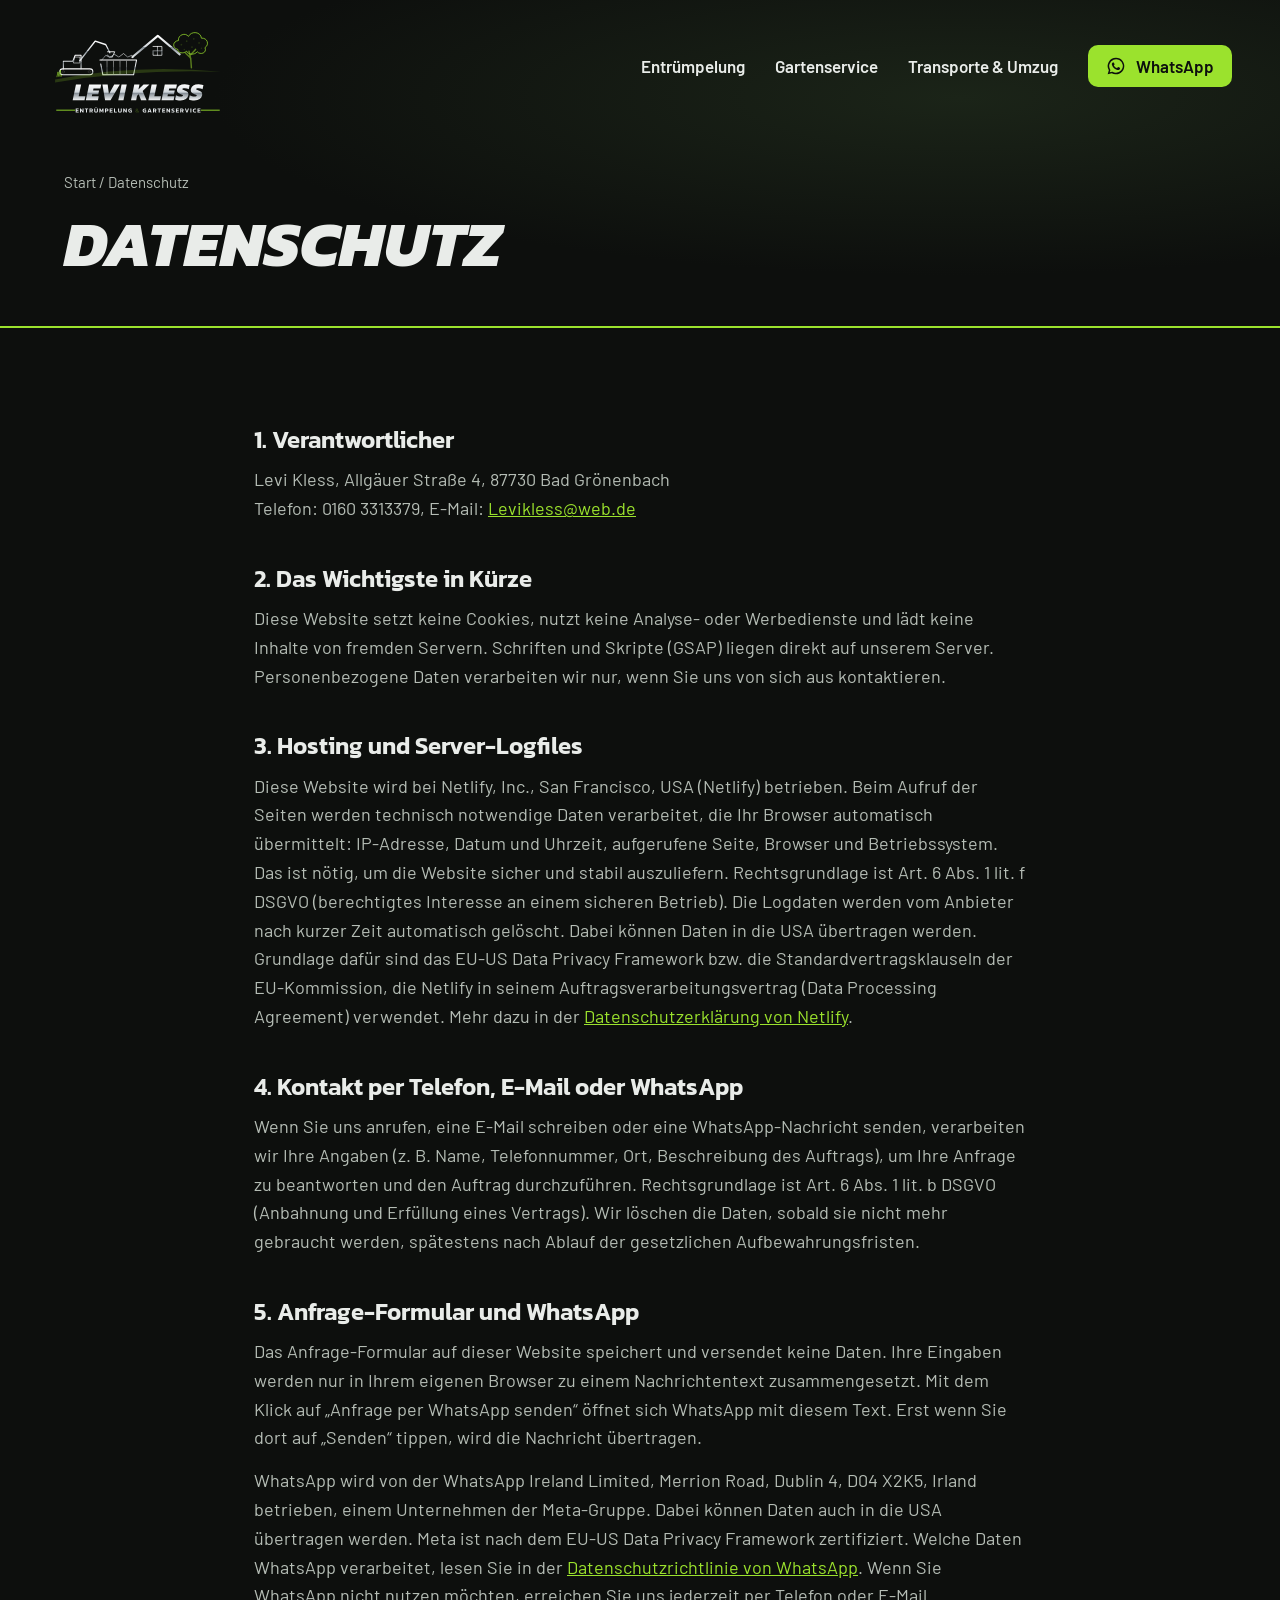
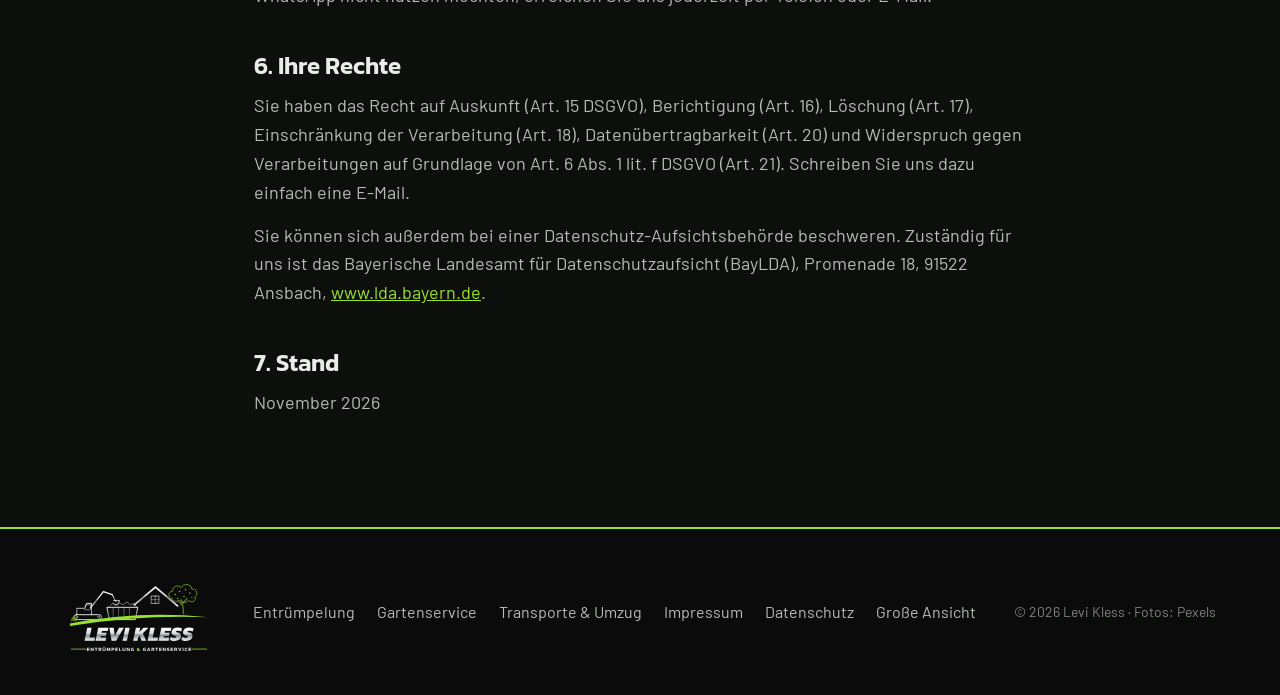
<file: handy/datenschutz.html>
<!doctype html>
<html lang="de">
<head>
<meta charset="utf-8">
<meta name="viewport" content="width=device-width, initial-scale=1">
<title>Datenschutzerklärung | Levi Kless</title>
<meta name="robots" content="noindex">
<link rel="icon" href="img/logo.svg" type="image/svg+xml">
<link rel="stylesheet" href="css/style.css">
</head>
<body>


<header class="site-header">
  <div class="wrap">
    <a class="logo" href="index.html" aria-label="Levi Kless – Startseite"><svg class="logo-svg" viewBox="0 0 610 350" role="img" aria-label="Levi Kless Entrümpelung &amp; Gartenservice"><defs><linearGradient id="lk-ch" x1="0" y1="0" x2="0" y2="1"><stop offset="0" stop-color="#ffffff"/><stop offset=".48" stop-color="#d3d8dc"/><stop offset=".52" stop-color="#8a939a"/><stop offset="1" stop-color="#eef1f2"/></linearGradient>
<linearGradient id="lk-cht" x1="0" y1="0" x2="0" y2="1"><stop offset="0" stop-color="#ffffff"/><stop offset=".5" stop-color="#cfd5da"/><stop offset=".53" stop-color="#7f8890"/><stop offset="1" stop-color="#f2f4f5"/></linearGradient></defs><g id="art" fill="none" stroke="url(#lk-ch)" stroke-linecap="round" stroke-linejoin="round">
  <!-- excavator -->
  <rect x="40" y="186" width="112" height="20" rx="10" stroke-width="3.5"/>
  <circle cx="52" cy="196" r="4" stroke-width="2"/><circle cx="140" cy="196" r="4" stroke-width="2"/>
  <path d="M52 186 V160 H84 L92 140 H112 V186" stroke-width="3.5"/>
  <path d="M90 146 H108 V166 H86 Z" stroke-width="2"/>
  <path d="M108 158 L160 92 L196 104" stroke-width="5"/>
  <path d="M196 104 L210 132" stroke-width="4"/>
  <path d="M202 128 L226 128 L218 146 Q206 148 200 138" stroke-width="3"/>
  <!-- container -->
  <path d="M176 156 H300 L290 206 H186 Z" stroke-width="3.5"/>
  <path d="M200 160 V202 M222 160 V202 M244 160 V202 M266 160 V202" stroke-width="1.5"/>
  <path d="M182 156 L196 140 L210 148 L224 136 L240 146 L256 134 L270 146 L284 140 L296 156" stroke-width="2"/>
  <!-- house -->
  <path d="M286 146 L372 74 L462 150" stroke-width="7"/>
  <path d="M300 136 V150" stroke-width="3"/>
  <rect x="356" y="110" width="30" height="30" stroke-width="2.5"/><path d="M371 110 V140 M356 125 H386" stroke-width="2"/>
</g>
<!-- tree -->
<path d="M486 182 C486 160 482 140 478 126 M484 150 L466 132 M482 140 L500 120" fill="none" stroke="#5a7d1e" stroke-width="5" stroke-linecap="round"/>
<g fill="none" stroke="#9BE22D" stroke-width="2.5">
  <path d="M440 120 C420 116 422 92 442 90 C440 70 466 62 476 76 C486 56 518 60 520 82 C540 80 548 104 532 114 C540 132 516 140 506 128 C496 140 474 138 470 126 C458 136 440 132 440 120 Z"/>
</g>
<g fill="#9BE22D" opacity=".9">
  <circle cx="452" cy="104" r="3"/><circle cx="470" cy="92" r="3"/><circle cx="494" cy="84" r="3"/><circle cx="512" cy="98" r="3"/><circle cx="488" cy="112" r="3"/><circle cx="520" cy="116" r="2.5"/><circle cx="462" cy="120" r="2.5"/>
</g>
<!-- grass + swoosh -->
<path d="M24 222 Q300 168 586 196 Q300 186 24 232 Z" fill="#9BE22D"/>
<path d="M30 214 l4 -18 l3 16 l5 -22 l2 22 l6 -14 l-1 16" fill="none" stroke="#9BE22D" stroke-width="2" stroke-linejoin="round"/>
<path d="M83.528 292.0 94.68 239.192H112.31L103.946 278.552H126.578L123.79 292.0ZM128.152 292.0 139.304 239.192H180.386L177.68 252.23H154.228L152.752 258.954H173.17000000000002L170.382 272.32H149.964L148.488 278.962H171.94L169.234 292.0ZM193.44 292.0 184.338 239.192H202.214L206.478 271.336L224.436 239.192H243.37800000000001L211.89000000000001 292.0ZM238.146 292.0 249.298 239.192H266.928L255.776 292.0ZM281.228 292.0 292.38 239.192H310.01000000000005L306.48400000000004 255.92000000000002L323.786 239.192H343.71200000000005L320.834 261.004L334.036 292.0H315.34000000000003L307.632 272.156L301.892 277.486L298.858 292.0ZM340.038 292.0 351.19 239.192H368.82000000000005L360.456 278.552H383.088L380.3 292.0ZM384.66200000000003 292.0 395.814 239.192H436.8960000000001L434.19000000000005 252.23H410.73800000000006L409.26200000000006 258.954H429.68000000000006L426.89200000000005 272.32H406.47400000000005L404.99800000000005 278.962H428.45000000000005L425.744 292.0ZM448.884 292.82Q443.55400000000003 292.82 438.716 291.918Q433.87800000000004 291.016 430.762 289.376L433.714 275.6Q437.158 277.404 441.545 278.552Q445.932 279.7 449.786 279.7Q453.06600000000003 279.7 454.99300000000005 279.044Q456.92 278.388 457.24800000000005 276.584Q457.658 274.534 455.198 273.591Q452.738 272.648 447.982 270.926Q442.65200000000004 268.95799999999997 439.86400000000003 266.047Q437.076 263.136 437.076 258.544Q437.076 256.658 437.56800000000004 254.608Q439.372 246.07999999999998 445.645 242.226Q451.918 238.372 463.644 238.372Q466.432 238.372 469.50700000000006 238.741Q472.58200000000005 239.11 475.37 239.643Q478.158 240.176 480.04400000000004 240.832L477.09200000000004 254.69Q473.32000000000005 253.05 469.958 252.353Q466.596 251.656 463.726 251.656Q461.67600000000004 251.656 459.79 251.861Q457.904 252.066 456.71500000000003 252.763Q455.526 253.46 455.526 254.936Q455.526 256.248 457.45300000000003 256.945Q459.38000000000005 257.642 463.562 258.872Q470.53200000000004 260.922 473.197 264.366Q475.862 267.81 475.862 272.156Q475.862 274.288 475.37 276.502Q473.812 283.882 467.375 288.351Q460.93800000000005 292.82 448.884 292.82ZM495.64 292.82Q490.31 292.82 485.472 291.918Q480.634 291.016 477.518 289.376L480.46999999999997 275.6Q483.914 277.404 488.301 278.552Q492.688 279.7 496.542 279.7Q499.822 279.7 501.749 279.044Q503.676 278.388 504.004 276.584Q504.414 274.534 501.95399999999995 273.591Q499.49399999999997 272.648 494.738 270.926Q489.408 268.95799999999997 486.62 266.047Q483.832 263.136 483.832 258.544Q483.832 256.658 484.324 254.608Q486.128 246.07999999999998 492.40099999999995 242.226Q498.674 238.372 510.4 238.372Q513.188 238.372 516.2629999999999 238.741Q519.338 239.11 522.126 239.643Q524.914 240.176 526.8 240.832L523.848 254.69Q520.076 253.05 516.7139999999999 252.353Q513.352 251.656 510.48199999999997 251.656Q508.432 251.656 506.546 251.861Q504.65999999999997 252.066 503.471 252.763Q502.282 253.46 502.282 254.936Q502.282 256.248 504.209 256.945Q506.136 257.642 510.318 258.872Q517.288 260.922 519.953 264.366Q522.6179999999999 267.81 522.6179999999999 272.156Q522.6179999999999 274.288 522.126 276.502Q520.568 283.882 514.131 288.351Q507.694 292.82 495.64 292.82Z" fill="url(#lk-cht)" stroke="#0d0f0d" stroke-width="1.5" paint-order="stroke"/><path d="M28 326 H92 M518 326 H582" stroke="#9BE22D" stroke-width="3"/>
<path d="M93.84349999999998 334.0V320.476H103.81849999999999V323.08H97.22449999999998V325.915H103.04149999999998V328.561H97.22449999999998V331.396H103.81849999999999V334.0ZM108.43549999999998 334.0V320.476H111.33349999999997L117.08749999999998 328.561V320.476H120.48949999999998V334.0H117.57049999999998L111.81649999999998 325.936V334.0ZM128.76049999999998 334.0V323.08H124.79149999999997V320.476H136.11049999999997V323.08H132.14149999999998V334.0ZM140.62249999999997 334.0V320.476H147.38449999999997Q149.77849999999998 320.476 150.91249999999997 321.736Q152.04649999999998 322.996 152.04649999999998 325.117Q152.04649999999998 326.48199999999997 151.3535 327.51099999999997Q150.66049999999998 328.54 149.46349999999998 329.044Q149.75749999999996 329.275 149.93599999999998 329.5585Q150.11449999999996 329.842 150.32449999999997 330.346L151.92049999999998 334.0H148.39249999999998L146.88049999999998 330.556Q146.69149999999996 330.115 146.39749999999998 329.9155Q146.10349999999997 329.716 145.55749999999998 329.716H144.00349999999997V334.0ZM144.00349999999997 327.112H146.50249999999997Q147.48949999999996 327.112 148.04599999999996 326.61850000000004Q148.60249999999996 326.125 148.60249999999996 325.117Q148.60249999999996 323.08 146.6495 323.08H144.00349999999997ZM159.4775 319.006V316.717H161.9555V319.006ZM163.80349999999999 319.006V316.717H166.2815V319.006ZM162.87949999999998 334.21Q160.9895 334.21 159.593 333.601Q158.1965 332.992 157.43 331.795Q156.6635 330.598 156.6635 328.855V320.476H160.0445V328.54Q160.0445 329.947 160.77949999999998 330.64Q161.5145 331.333 162.87949999999998 331.333Q164.2445 331.333 164.97949999999997 330.64Q165.7145 329.947 165.7145 328.54V320.476H169.0955V328.855Q169.0955 330.598 168.329 331.795Q167.5625 332.992 166.166 333.601Q164.7695 334.21 162.87949999999998 334.21ZM174.1325 334.0V320.476H177.4715L181.1465 327.973L184.8005 320.476H188.11849999999998V334.0H184.73749999999998V326.23L182.07049999999998 331.69H180.2015L177.5135 326.23V334.0ZM193.2605 334.0V320.476H199.91750000000002Q201.5345 320.476 202.5845 321.1165Q203.6345 321.757 204.149 322.849Q204.6635 323.941 204.6635 325.306Q204.6635 326.692 204.0755 327.76300000000003Q203.4875 328.834 202.406 329.4325Q201.3245 330.031 199.83350000000002 330.031H196.6415V334.0ZM196.6415 327.427H199.07750000000001Q200.1485 327.427 200.68400000000003 326.839Q201.2195 326.251 201.2195 325.285Q201.2195 324.235 200.726 323.6575Q200.23250000000002 323.08 199.1825 323.08H196.6415ZM208.9865 334.0V320.476H218.9615V323.08H212.3675V325.915H218.1845V328.561H212.3675V331.396H218.9615V334.0ZM223.57850000000002 334.0V320.476H226.95950000000002V331.396H233.34350000000003V334.0ZM243.75650000000002 334.21Q241.86650000000003 334.21 240.47000000000003 333.601Q239.07350000000002 332.992 238.30700000000002 331.795Q237.54050000000004 330.598 237.54050000000004 328.855V320.476H240.92150000000004V328.54Q240.92150000000004 329.947 241.65650000000005 330.64Q242.39150000000004 331.333 243.75650000000002 331.333Q245.12150000000003 331.333 245.85650000000004 330.64Q246.59150000000002 329.947 246.59150000000002 328.54V320.476H249.97250000000003V328.855Q249.97250000000003 330.598 249.20600000000002 331.795Q248.43950000000004 332.992 247.04300000000003 333.601Q245.64650000000003 334.21 243.75650000000002 334.21ZM255.00950000000003 334.0V320.476H257.9075L263.66150000000005 328.561V320.476H267.06350000000003V334.0H264.14450000000005L258.39050000000003 325.936V334.0ZM278.94650000000007 334.21Q275.43950000000007 334.21 273.61250000000007 332.4355Q271.78550000000007 330.661 271.78550000000007 327.427Q271.78550000000007 324.046 273.6545000000001 322.156Q275.52350000000007 320.266 279.15650000000005 320.266Q280.3955000000001 320.266 281.3930000000001 320.413Q282.3905000000001 320.56 283.29350000000005 320.854V323.752Q282.3905000000001 323.416 281.4140000000001 323.28999999999996Q280.43750000000006 323.164 279.40850000000006 323.164Q277.22450000000003 323.164 276.2270000000001 324.20349999999996Q275.2295000000001 325.243 275.2295000000001 327.427Q275.2295000000001 329.422 276.1745000000001 330.37750000000005Q277.1195000000001 331.333 278.9675000000001 331.333Q280.18550000000005 331.333 281.23550000000006 330.997V328.435H278.3165000000001V326.314H284.07050000000004V333.013Q283.35650000000004 333.475 282.086 333.8425Q280.81550000000004 334.21 278.94650000000007 334.21ZM327.7805 334.21Q324.2735 334.21 322.4465 332.4355Q320.6195 330.661 320.6195 327.427Q320.6195 324.046 322.48850000000004 322.156Q324.3575 320.266 327.9905 320.266Q329.22950000000003 320.266 330.22700000000003 320.413Q331.22450000000003 320.56 332.1275 320.854V323.752Q331.22450000000003 323.416 330.24800000000005 323.28999999999996Q329.2715 323.164 328.2425 323.164Q326.0585 323.164 325.06100000000004 324.20349999999996Q324.06350000000003 325.243 324.06350000000003 327.427Q324.06350000000003 329.422 325.0085 330.37750000000005Q325.9535 331.333 327.80150000000003 331.333Q329.0195 331.333 330.0695 330.997V328.435H327.1505V326.314H332.9045V333.013Q332.1905 333.475 330.91999999999996 333.8425Q329.6495 334.21 327.7805 334.21ZM337.2065 334.0 342.3725 320.476H346.0265L351.1925 334.0H347.6645L346.4465 330.934H341.93149999999997L340.73449999999997 334.0ZM342.3935 328.435H345.98449999999997L344.1785 323.731ZM355.91450000000003 334.0V320.476H362.67650000000003Q365.0705 320.476 366.2045 321.736Q367.3385 322.996 367.3385 325.117Q367.3385 326.48199999999997 366.64549999999997 327.51099999999997Q365.9525 328.54 364.7555 329.044Q365.0495 329.275 365.228 329.5585Q365.4065 329.842 365.61650000000003 330.346L367.21250000000003 334.0H363.6845L362.1725 330.556Q361.9835 330.115 361.6895 329.9155Q361.3955 329.716 360.84950000000003 329.716H359.2955V334.0ZM359.2955 327.112H361.7945Q362.7815 327.112 363.33799999999997 326.61850000000004Q363.8945 326.125 363.8945 325.117Q363.8945 323.08 361.9415 323.08H359.2955ZM375.1895 334.0V323.08H371.2205V320.476H382.53950000000003V323.08H378.57050000000004V334.0ZM387.05150000000003 334.0V320.476H397.0265V323.08H390.4325V325.915H396.2495V328.561H390.4325V331.396H397.0265V334.0ZM401.6435 334.0V320.476H404.5415L410.2955 328.561V320.476H413.6975V334.0H410.7785L405.0245 325.936V334.0ZM423.1445 334.21Q421.8005 334.21 420.635 334.0105Q419.46950000000004 333.811 418.6295 333.433V330.556Q419.55350000000004 330.955 420.677 331.207Q421.8005 331.459 422.80850000000004 331.459Q424.06850000000003 331.459 424.688 331.228Q425.3075 330.997 425.3075 330.22Q425.3075 329.695 425.00300000000004 329.38Q424.6985 329.065 424.016 328.82349999999997Q423.3335 328.582 422.1575 328.246Q420.7715 327.826 419.9525 327.3115Q419.1335 326.797 418.77650000000006 326.062Q418.4195 325.327 418.4195 324.256Q418.4195 322.324 419.80550000000005 321.295Q421.1915 320.266 423.9005 320.266Q425.0765 320.266 426.1895 320.4445Q427.3025 320.623 427.9955 320.854V323.752Q427.09250000000003 323.395 426.17900000000003 323.227Q425.26550000000003 323.059 424.40450000000004 323.059Q423.2705 323.059 422.567 323.269Q421.86350000000004 323.479 421.86350000000004 324.235Q421.86350000000004 324.676 422.1155 324.9385Q422.3675 325.201 422.987 325.411Q423.60650000000004 325.621 424.6775 325.915Q426.3365 326.356 427.2185 326.9755Q428.1005 327.595 428.4365 328.4035Q428.77250000000004 329.212 428.77250000000004 330.22Q428.77250000000004 332.005 427.38650000000007 333.10749999999996Q426.00050000000005 334.21 423.1445 334.21ZM433.4945 334.0V320.476H443.4695V323.08H436.8755V325.915H442.6925V328.561H436.8755V331.396H443.4695V334.0ZM448.0865 334.0V320.476H454.8485Q457.24249999999995 320.476 458.37649999999996 321.736Q459.5105 322.996 459.5105 325.117Q459.5105 326.48199999999997 458.8175 327.51099999999997Q458.12449999999995 328.54 456.92749999999995 329.044Q457.2215 329.275 457.4 329.5585Q457.57849999999996 329.842 457.7885 330.346L459.3845 334.0H455.8565L454.3445 330.556Q454.15549999999996 330.115 453.8615 329.9155Q453.5675 329.716 453.02149999999995 329.716H451.4675V334.0ZM451.4675 327.112H453.9665Q454.95349999999996 327.112 455.51 326.61850000000004Q456.06649999999996 326.125 456.06649999999996 325.117Q456.06649999999996 323.08 454.1135 323.08H451.4675ZM468.9785 334.0 463.8125 320.476H467.34049999999996L470.7845 330.136L474.2495 320.476H477.7985L472.6325 334.0ZM482.5205 334.0V320.476H485.9015V334.0ZM497.8895 334.21Q494.3405 334.21 492.482 332.3935Q490.62350000000004 330.577 490.62350000000004 327.343Q490.62350000000004 323.962 492.44000000000005 322.11400000000003Q494.2565 320.266 497.86850000000004 320.266Q499.1075 320.266 500.08400000000006 320.45500000000004Q501.06050000000005 320.644 501.9635 320.959V323.92Q500.1365 323.164 498.12050000000005 323.164Q496.0205 323.164 495.04400000000004 324.172Q494.06750000000005 325.18 494.06750000000005 327.343Q494.06750000000005 329.401 495.09650000000005 330.367Q496.12550000000005 331.333 498.1625 331.333Q499.14950000000005 331.333 500.1155 331.1545Q501.0815 330.976 501.9845 330.598V333.58Q501.1025 333.874 500.1155 334.04200000000003Q499.12850000000003 334.21 497.8895 334.21ZM506.70650000000006 334.0V320.476H516.6815V323.08H510.08750000000003V325.915H515.9045V328.561H510.08750000000003V331.396H516.6815V334.0Z" fill="#e6eaec"/><path d="M306.8285 334.315 305.44250000000005 332.908Q303.84650000000005 334.21 301.0955 334.21Q298.7225 334.21 297.30500000000006 333.202Q295.88750000000005 332.194 295.88750000000005 330.514Q295.88750000000005 329.128 296.62250000000006 328.1725Q297.3575 327.217 298.7225 326.461Q298.05050000000006 325.789 297.65150000000006 325.13800000000003Q297.25250000000005 324.487 297.25250000000005 323.584Q297.25250000000005 322.114 298.3235000000001 321.19Q299.39450000000005 320.266 301.22150000000005 320.266Q303.04850000000005 320.266 304.13000000000005 321.169Q305.21150000000006 322.072 305.21150000000006 323.584Q305.21150000000006 324.613 304.7495 325.3795Q304.2875 326.146 303.36350000000004 326.86L305.58950000000004 329.149Q305.84150000000005 328.666 305.84150000000005 327.952V327.574H308.38250000000005V328.057Q308.38250000000005 328.876 308.13050000000004 329.653Q307.87850000000003 330.43 307.47950000000003 330.976L308.92850000000004 332.425ZM301.1795 325.495Q301.83050000000003 325.096 302.16650000000004 324.7285Q302.50250000000005 324.361 302.50250000000005 323.752Q302.50250000000005 323.206 302.19800000000004 322.8595Q301.8935 322.513 301.2635 322.513Q300.59150000000005 322.513 300.28700000000003 322.8805Q299.9825 323.248 299.9825 323.752Q299.9825 324.214 300.28700000000003 324.634Q300.59150000000005 325.054 301.1795 325.495ZM301.0955 331.9Q302.5445 331.9 303.38450000000006 331.102L300.80150000000003 328.456Q299.9825 328.813 299.5625 329.2645Q299.14250000000004 329.716 299.14250000000004 330.43Q299.14250000000004 331.144 299.68850000000003 331.522Q300.2345 331.9 301.0955 331.9Z" fill="#9BE22D"/><metadata></metadata></svg></a>
    <button class="menu-btn" aria-label="Menü öffnen" aria-expanded="false"><span></span><span></span><span></span></button>
    <nav class="nav">
      <a href="entruempelung.html">Entrümpelung</a>
      <a href="gartenservice.html">Gartenservice</a>
      <a href="transporte-umzug.html">Transporte &amp; Umzug</a>
      <a class="btn btn-green" href="index.html#anfrage"><svg viewBox="0 0 24 24" fill="currentColor" aria-hidden="true"><path d="M12 2a10 10 0 0 0-8.6 15.1L2 22l5-1.3A10 10 0 1 0 12 2Zm0 18.2c-1.5 0-3-.4-4.2-1.2l-.3-.2-3 .8.8-2.9-.2-.3A8.2 8.2 0 1 1 12 20.2Zm4.5-6.1c-.2-.1-1.5-.7-1.7-.8-.2-.1-.4-.1-.6.1l-.8 1c-.1.2-.3.2-.5.1a6.7 6.7 0 0 1-3.3-2.9c-.3-.4.2-.4.7-1.3.1-.2 0-.3 0-.4l-.8-1.8c-.2-.5-.4-.4-.6-.4h-.5c-.2 0-.4.1-.6.3-.2.2-.8.8-.8 2s.9 2.3 1 2.5c.1.2 1.7 2.6 4.1 3.6 1.5.7 2.1.7 2.9.6.5-.1 1.5-.6 1.7-1.2.2-.6.2-1.1.1-1.2l-.4-.3Z"/></svg> WhatsApp</a>
    </nav>
  </div>
</header>

<main>
  <section class="legal-hero">
    <div class="wrap">
      <p class="crumbs"><a href="index.html">Start</a> / Datenschutz</p>
      <h1>Datenschutz</h1>
    </div>
  </section>
  <section class="section legal">
    <div class="wrap">
      <h2>1. Verantwortlicher</h2>
      <p>Levi Kless, Allgäuer Straße 4, 87730 Bad Grönenbach<br>Telefon: 0160 3313379, E-Mail: <a href="mailto:Levikless@web.de">Levikless@web.de</a></p>

      <h2>2. Das Wichtigste in Kürze</h2>
      <p>Diese Website setzt keine Cookies, nutzt keine Analyse- oder Werbedienste und lädt keine Inhalte von fremden Servern. Schriften und Skripte (GSAP) liegen direkt auf unserem Server. Personenbezogene Daten verarbeiten wir nur, wenn Sie uns von sich aus kontaktieren.</p>

      <h2>3. Hosting und Server-Logfiles</h2>
      <p>Diese Website wird bei Netlify, Inc., San Francisco, USA (Netlify) betrieben. Beim Aufruf der Seiten werden technisch notwendige Daten verarbeitet, die Ihr Browser automatisch übermittelt: IP-Adresse, Datum und Uhrzeit, aufgerufene Seite, Browser und Betriebssystem. Das ist nötig, um die Website sicher und stabil auszuliefern. Rechtsgrundlage ist Art. 6 Abs. 1 lit. f DSGVO (berechtigtes Interesse an einem sicheren Betrieb). Die Logdaten werden vom Anbieter nach kurzer Zeit automatisch gelöscht. Dabei können Daten in die USA übertragen werden. Grundlage dafür sind das EU-US Data Privacy Framework bzw. die Standardvertragsklauseln der EU-Kommission, die Netlify in seinem Auftragsverarbeitungsvertrag (Data Processing Agreement) verwendet. Mehr dazu in der <a href="https://www.netlify.com/privacy/" rel="noopener" target="_blank">Datenschutzerklärung von Netlify</a>.</p>

      <h2>4. Kontakt per Telefon, E-Mail oder WhatsApp</h2>
      <p>Wenn Sie uns anrufen, eine E-Mail schreiben oder eine WhatsApp-Nachricht senden, verarbeiten wir Ihre Angaben (z.&nbsp;B. Name, Telefonnummer, Ort, Beschreibung des Auftrags), um Ihre Anfrage zu beantworten und den Auftrag durchzuführen. Rechtsgrundlage ist Art. 6 Abs. 1 lit. b DSGVO (Anbahnung und Erfüllung eines Vertrags). Wir löschen die Daten, sobald sie nicht mehr gebraucht werden, spätestens nach Ablauf der gesetzlichen Aufbewahrungsfristen.</p>

      <h2>5. Anfrage-Formular und WhatsApp</h2>
      <p>Das Anfrage-Formular auf dieser Website speichert und versendet keine Daten. Ihre Eingaben werden nur in Ihrem eigenen Browser zu einem Nachrichtentext zusammengesetzt. Mit dem Klick auf „Anfrage per WhatsApp senden“ öffnet sich WhatsApp mit diesem Text. Erst wenn Sie dort auf „Senden“ tippen, wird die Nachricht übertragen.</p>
      <p>WhatsApp wird von der WhatsApp Ireland Limited, Merrion Road, Dublin 4, D04 X2K5, Irland betrieben, einem Unternehmen der Meta-Gruppe. Dabei können Daten auch in die USA übertragen werden. Meta ist nach dem EU-US Data Privacy Framework zertifiziert. Welche Daten WhatsApp verarbeitet, lesen Sie in der <a href="https://www.whatsapp.com/legal/privacy-policy-eea" rel="noopener" target="_blank">Datenschutzrichtlinie von WhatsApp</a>. Wenn Sie WhatsApp nicht nutzen möchten, erreichen Sie uns jederzeit per Telefon oder E-Mail.</p>

      <h2>6. Ihre Rechte</h2>
      <p>Sie haben das Recht auf Auskunft (Art. 15 DSGVO), Berichtigung (Art. 16), Löschung (Art. 17), Einschränkung der Verarbeitung (Art. 18), Datenübertragbarkeit (Art. 20) und Widerspruch gegen Verarbeitungen auf Grundlage von Art. 6 Abs. 1 lit. f DSGVO (Art. 21). Schreiben Sie uns dazu einfach eine E-Mail.</p>
      <p>Sie können sich außerdem bei einer Datenschutz-Aufsichtsbehörde beschweren. Zuständig für uns ist das Bayerische Landesamt für Datenschutzaufsicht (BayLDA), Promenade 18, 91522 Ansbach, <a href="https://www.lda.bayern.de" rel="noopener" target="_blank">www.lda.bayern.de</a>.</p>

      <h2>7. Stand</h2>
      <p>November 2026</p>
    </div>
  </section>
</main>

<footer class="site-footer">
  <div class="wrap">
    <img src="img/logo.svg" alt="Levi Kless" width="150" height="86">
    <nav>
      <a href="entruempelung.html">Entrümpelung</a>
      <a href="gartenservice.html">Gartenservice</a>
      <a href="transporte-umzug.html">Transporte &amp; Umzug</a>
      <a href="impressum.html">Impressum</a>
      <a href="datenschutz.html">Datenschutz</a>
      <a href="../?ansicht=foto">Große Ansicht</a>
    </nav>
    <p>© 2026 Levi Kless · Fotos: Pexels</p>
  </div>
</footer>

<script src="js/gsap.min.js"></script>
<script src="js/ScrollTrigger.min.js"></script>
<script src="js/main.js"></script>
<script src="js/animations.js"></script>
</body>
</html>
</file>
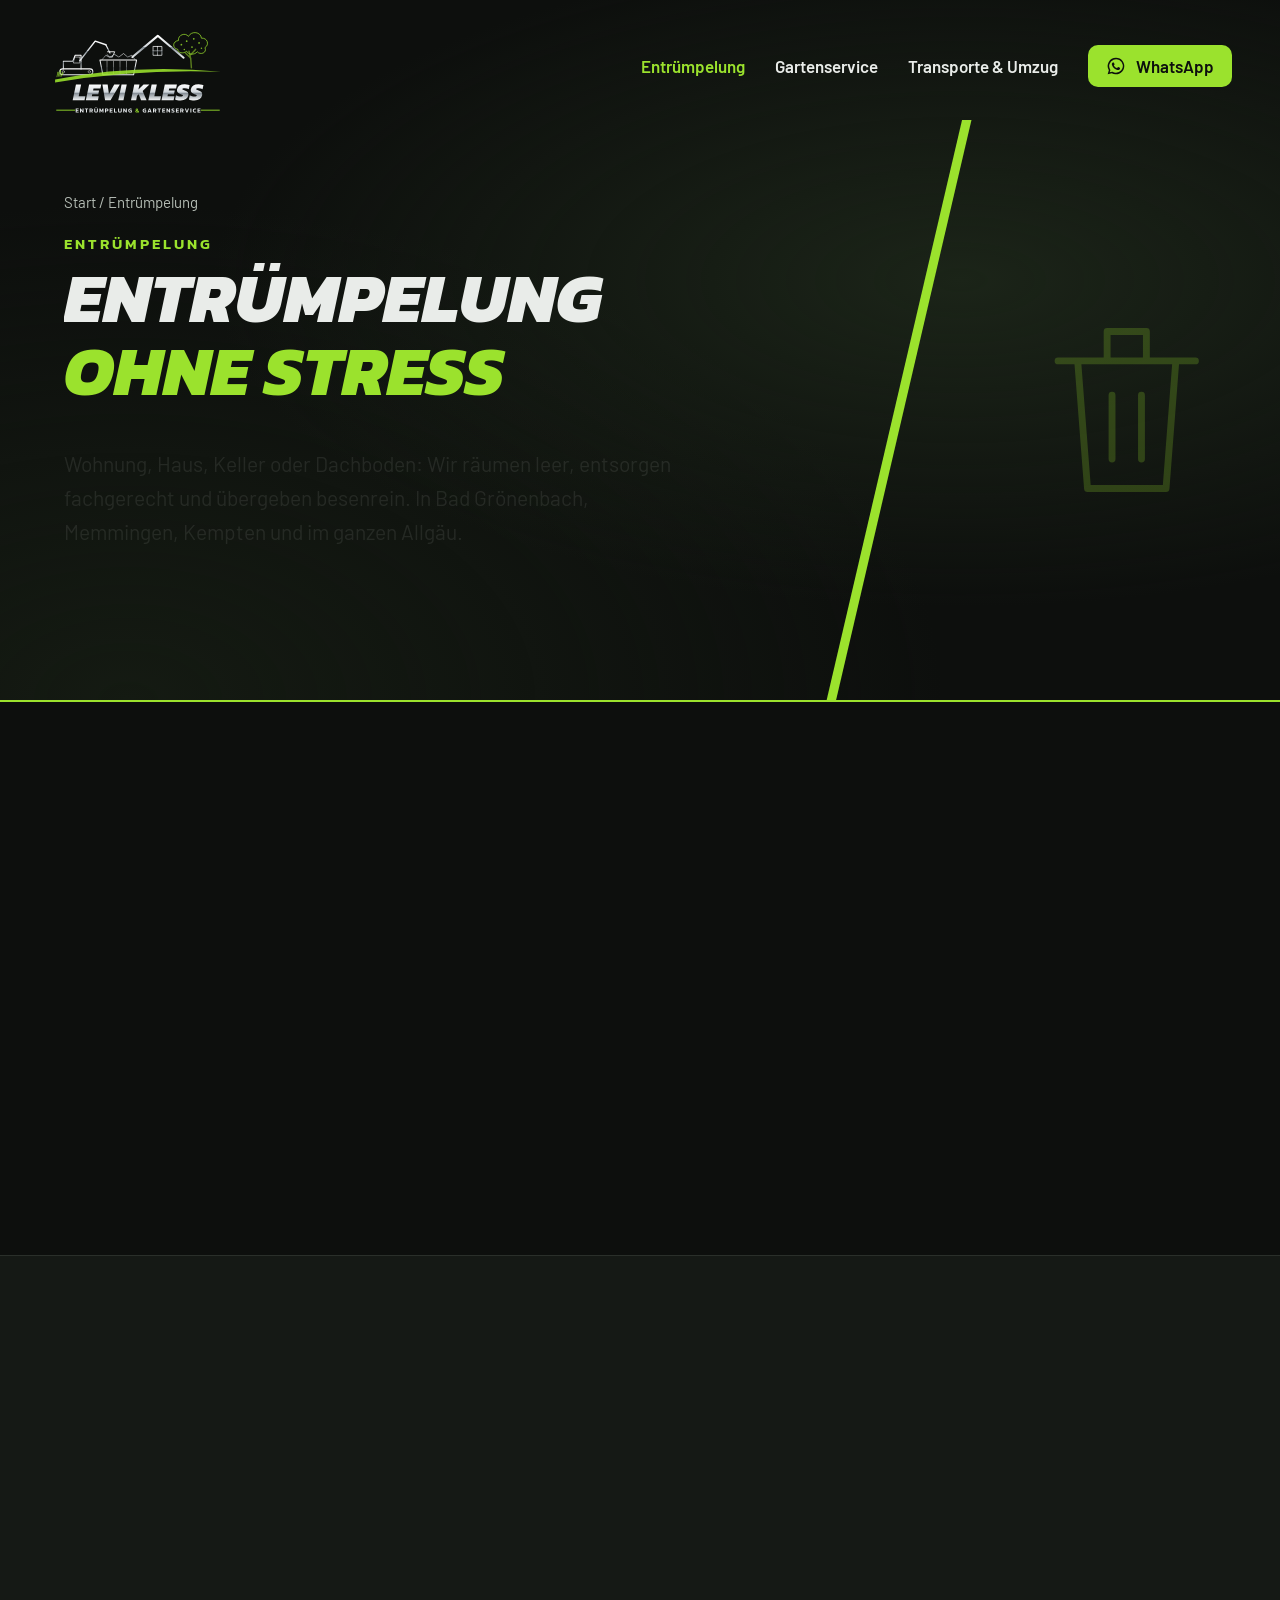
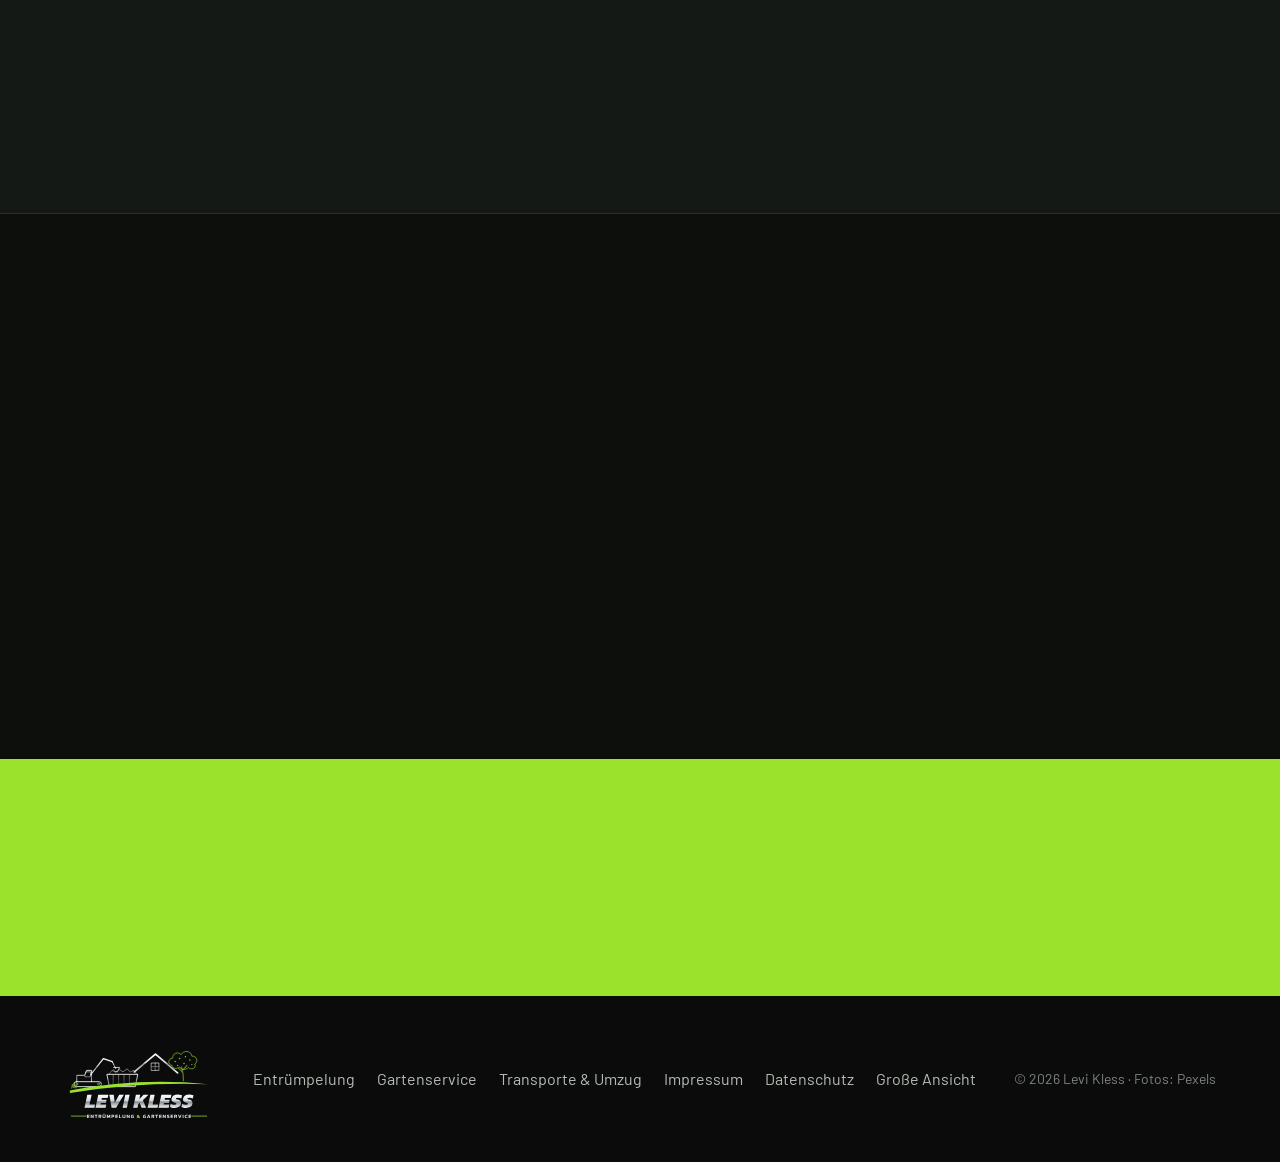
<file: handy/entruempelung.html>
<!doctype html>
<html lang="de">
<head>
<meta charset="utf-8">
<meta name="viewport" content="width=device-width, initial-scale=1">
<title>Entrümpelung in Bad Grönenbach, Memmingen &amp; Allgäu | Levi Kless</title>
<meta name="description" content="Entrümpelung von Wohnung, Haus, Keller, Dachboden und Garage. Festpreis nach Besichtigung, besenreine Übergabe. 100 km rund um Bad Grönenbach.">
<meta name="robots" content="noindex">
<link rel="icon" href="img/logo.svg" type="image/svg+xml">
<link rel="stylesheet" href="css/style.css">
<script type="application/ld+json">{"@context": "https://schema.org", "@type": "FAQPage", "mainEntity": [{"@type": "Question", "name": "Was kostet eine Entrümpelung?", "acceptedAnswer": {"@type": "Answer", "text": "Das hängt von der Menge, der Etage und dem Zugang ab. Nach einer Besichtigung nennen wir Ihnen einen festen Preis, ohne versteckte Kosten."}}, {"@type": "Question", "name": "Wie schnell können Sie kommen?", "acceptedAnswer": {"@type": "Answer", "text": "Oft schon kurzfristig. Schreiben Sie uns per WhatsApp, dann nennen wir Ihnen den nächsten freien Termin."}}, {"@type": "Question", "name": "Muss ich bei der Entrümpelung dabei sein?", "acceptedAnswer": {"@type": "Answer", "text": "Nein. Nach der Besichtigung reicht eine Schlüsselübergabe, wir melden uns, wenn alles fertig ist."}}, {"@type": "Question", "name": "Entsorgen Sie auch Sondermüll?", "acceptedAnswer": {"@type": "Answer", "text": "Farben, Lacke, Altöl oder Chemikalien gehören zum Sondermüll. Sagen Sie uns vorher Bescheid, dann klären wir die Entsorgung gemeinsam."}}, {"@type": "Question", "name": "In welchen Orten sind Sie tätig?", "acceptedAnswer": {"@type": "Answer", "text": "Im Umkreis von 100 km um Bad Grönenbach, zum Beispiel in Memmingen, Kempten, Ottobeuren, Mindelheim und Kaufbeuren."}}]}</script>
</head>
<body>


<header class="site-header">
  <div class="wrap">
    <a class="logo" href="index.html" aria-label="Levi Kless – Startseite"><svg class="logo-svg" viewBox="0 0 610 350" role="img" aria-label="Levi Kless Entrümpelung &amp; Gartenservice"><defs><linearGradient id="lk-ch" x1="0" y1="0" x2="0" y2="1"><stop offset="0" stop-color="#ffffff"/><stop offset=".48" stop-color="#d3d8dc"/><stop offset=".52" stop-color="#8a939a"/><stop offset="1" stop-color="#eef1f2"/></linearGradient>
<linearGradient id="lk-cht" x1="0" y1="0" x2="0" y2="1"><stop offset="0" stop-color="#ffffff"/><stop offset=".5" stop-color="#cfd5da"/><stop offset=".53" stop-color="#7f8890"/><stop offset="1" stop-color="#f2f4f5"/></linearGradient></defs><g id="art" fill="none" stroke="url(#lk-ch)" stroke-linecap="round" stroke-linejoin="round">
  <!-- excavator -->
  <rect x="40" y="186" width="112" height="20" rx="10" stroke-width="3.5"/>
  <circle cx="52" cy="196" r="4" stroke-width="2"/><circle cx="140" cy="196" r="4" stroke-width="2"/>
  <path d="M52 186 V160 H84 L92 140 H112 V186" stroke-width="3.5"/>
  <path d="M90 146 H108 V166 H86 Z" stroke-width="2"/>
  <path d="M108 158 L160 92 L196 104" stroke-width="5"/>
  <path d="M196 104 L210 132" stroke-width="4"/>
  <path d="M202 128 L226 128 L218 146 Q206 148 200 138" stroke-width="3"/>
  <!-- container -->
  <path d="M176 156 H300 L290 206 H186 Z" stroke-width="3.5"/>
  <path d="M200 160 V202 M222 160 V202 M244 160 V202 M266 160 V202" stroke-width="1.5"/>
  <path d="M182 156 L196 140 L210 148 L224 136 L240 146 L256 134 L270 146 L284 140 L296 156" stroke-width="2"/>
  <!-- house -->
  <path d="M286 146 L372 74 L462 150" stroke-width="7"/>
  <path d="M300 136 V150" stroke-width="3"/>
  <rect x="356" y="110" width="30" height="30" stroke-width="2.5"/><path d="M371 110 V140 M356 125 H386" stroke-width="2"/>
</g>
<!-- tree -->
<path d="M486 182 C486 160 482 140 478 126 M484 150 L466 132 M482 140 L500 120" fill="none" stroke="#5a7d1e" stroke-width="5" stroke-linecap="round"/>
<g fill="none" stroke="#9BE22D" stroke-width="2.5">
  <path d="M440 120 C420 116 422 92 442 90 C440 70 466 62 476 76 C486 56 518 60 520 82 C540 80 548 104 532 114 C540 132 516 140 506 128 C496 140 474 138 470 126 C458 136 440 132 440 120 Z"/>
</g>
<g fill="#9BE22D" opacity=".9">
  <circle cx="452" cy="104" r="3"/><circle cx="470" cy="92" r="3"/><circle cx="494" cy="84" r="3"/><circle cx="512" cy="98" r="3"/><circle cx="488" cy="112" r="3"/><circle cx="520" cy="116" r="2.5"/><circle cx="462" cy="120" r="2.5"/>
</g>
<!-- grass + swoosh -->
<path d="M24 222 Q300 168 586 196 Q300 186 24 232 Z" fill="#9BE22D"/>
<path d="M30 214 l4 -18 l3 16 l5 -22 l2 22 l6 -14 l-1 16" fill="none" stroke="#9BE22D" stroke-width="2" stroke-linejoin="round"/>
<path d="M83.528 292.0 94.68 239.192H112.31L103.946 278.552H126.578L123.79 292.0ZM128.152 292.0 139.304 239.192H180.386L177.68 252.23H154.228L152.752 258.954H173.17000000000002L170.382 272.32H149.964L148.488 278.962H171.94L169.234 292.0ZM193.44 292.0 184.338 239.192H202.214L206.478 271.336L224.436 239.192H243.37800000000001L211.89000000000001 292.0ZM238.146 292.0 249.298 239.192H266.928L255.776 292.0ZM281.228 292.0 292.38 239.192H310.01000000000005L306.48400000000004 255.92000000000002L323.786 239.192H343.71200000000005L320.834 261.004L334.036 292.0H315.34000000000003L307.632 272.156L301.892 277.486L298.858 292.0ZM340.038 292.0 351.19 239.192H368.82000000000005L360.456 278.552H383.088L380.3 292.0ZM384.66200000000003 292.0 395.814 239.192H436.8960000000001L434.19000000000005 252.23H410.73800000000006L409.26200000000006 258.954H429.68000000000006L426.89200000000005 272.32H406.47400000000005L404.99800000000005 278.962H428.45000000000005L425.744 292.0ZM448.884 292.82Q443.55400000000003 292.82 438.716 291.918Q433.87800000000004 291.016 430.762 289.376L433.714 275.6Q437.158 277.404 441.545 278.552Q445.932 279.7 449.786 279.7Q453.06600000000003 279.7 454.99300000000005 279.044Q456.92 278.388 457.24800000000005 276.584Q457.658 274.534 455.198 273.591Q452.738 272.648 447.982 270.926Q442.65200000000004 268.95799999999997 439.86400000000003 266.047Q437.076 263.136 437.076 258.544Q437.076 256.658 437.56800000000004 254.608Q439.372 246.07999999999998 445.645 242.226Q451.918 238.372 463.644 238.372Q466.432 238.372 469.50700000000006 238.741Q472.58200000000005 239.11 475.37 239.643Q478.158 240.176 480.04400000000004 240.832L477.09200000000004 254.69Q473.32000000000005 253.05 469.958 252.353Q466.596 251.656 463.726 251.656Q461.67600000000004 251.656 459.79 251.861Q457.904 252.066 456.71500000000003 252.763Q455.526 253.46 455.526 254.936Q455.526 256.248 457.45300000000003 256.945Q459.38000000000005 257.642 463.562 258.872Q470.53200000000004 260.922 473.197 264.366Q475.862 267.81 475.862 272.156Q475.862 274.288 475.37 276.502Q473.812 283.882 467.375 288.351Q460.93800000000005 292.82 448.884 292.82ZM495.64 292.82Q490.31 292.82 485.472 291.918Q480.634 291.016 477.518 289.376L480.46999999999997 275.6Q483.914 277.404 488.301 278.552Q492.688 279.7 496.542 279.7Q499.822 279.7 501.749 279.044Q503.676 278.388 504.004 276.584Q504.414 274.534 501.95399999999995 273.591Q499.49399999999997 272.648 494.738 270.926Q489.408 268.95799999999997 486.62 266.047Q483.832 263.136 483.832 258.544Q483.832 256.658 484.324 254.608Q486.128 246.07999999999998 492.40099999999995 242.226Q498.674 238.372 510.4 238.372Q513.188 238.372 516.2629999999999 238.741Q519.338 239.11 522.126 239.643Q524.914 240.176 526.8 240.832L523.848 254.69Q520.076 253.05 516.7139999999999 252.353Q513.352 251.656 510.48199999999997 251.656Q508.432 251.656 506.546 251.861Q504.65999999999997 252.066 503.471 252.763Q502.282 253.46 502.282 254.936Q502.282 256.248 504.209 256.945Q506.136 257.642 510.318 258.872Q517.288 260.922 519.953 264.366Q522.6179999999999 267.81 522.6179999999999 272.156Q522.6179999999999 274.288 522.126 276.502Q520.568 283.882 514.131 288.351Q507.694 292.82 495.64 292.82Z" fill="url(#lk-cht)" stroke="#0d0f0d" stroke-width="1.5" paint-order="stroke"/><path d="M28 326 H92 M518 326 H582" stroke="#9BE22D" stroke-width="3"/>
<path d="M93.84349999999998 334.0V320.476H103.81849999999999V323.08H97.22449999999998V325.915H103.04149999999998V328.561H97.22449999999998V331.396H103.81849999999999V334.0ZM108.43549999999998 334.0V320.476H111.33349999999997L117.08749999999998 328.561V320.476H120.48949999999998V334.0H117.57049999999998L111.81649999999998 325.936V334.0ZM128.76049999999998 334.0V323.08H124.79149999999997V320.476H136.11049999999997V323.08H132.14149999999998V334.0ZM140.62249999999997 334.0V320.476H147.38449999999997Q149.77849999999998 320.476 150.91249999999997 321.736Q152.04649999999998 322.996 152.04649999999998 325.117Q152.04649999999998 326.48199999999997 151.3535 327.51099999999997Q150.66049999999998 328.54 149.46349999999998 329.044Q149.75749999999996 329.275 149.93599999999998 329.5585Q150.11449999999996 329.842 150.32449999999997 330.346L151.92049999999998 334.0H148.39249999999998L146.88049999999998 330.556Q146.69149999999996 330.115 146.39749999999998 329.9155Q146.10349999999997 329.716 145.55749999999998 329.716H144.00349999999997V334.0ZM144.00349999999997 327.112H146.50249999999997Q147.48949999999996 327.112 148.04599999999996 326.61850000000004Q148.60249999999996 326.125 148.60249999999996 325.117Q148.60249999999996 323.08 146.6495 323.08H144.00349999999997ZM159.4775 319.006V316.717H161.9555V319.006ZM163.80349999999999 319.006V316.717H166.2815V319.006ZM162.87949999999998 334.21Q160.9895 334.21 159.593 333.601Q158.1965 332.992 157.43 331.795Q156.6635 330.598 156.6635 328.855V320.476H160.0445V328.54Q160.0445 329.947 160.77949999999998 330.64Q161.5145 331.333 162.87949999999998 331.333Q164.2445 331.333 164.97949999999997 330.64Q165.7145 329.947 165.7145 328.54V320.476H169.0955V328.855Q169.0955 330.598 168.329 331.795Q167.5625 332.992 166.166 333.601Q164.7695 334.21 162.87949999999998 334.21ZM174.1325 334.0V320.476H177.4715L181.1465 327.973L184.8005 320.476H188.11849999999998V334.0H184.73749999999998V326.23L182.07049999999998 331.69H180.2015L177.5135 326.23V334.0ZM193.2605 334.0V320.476H199.91750000000002Q201.5345 320.476 202.5845 321.1165Q203.6345 321.757 204.149 322.849Q204.6635 323.941 204.6635 325.306Q204.6635 326.692 204.0755 327.76300000000003Q203.4875 328.834 202.406 329.4325Q201.3245 330.031 199.83350000000002 330.031H196.6415V334.0ZM196.6415 327.427H199.07750000000001Q200.1485 327.427 200.68400000000003 326.839Q201.2195 326.251 201.2195 325.285Q201.2195 324.235 200.726 323.6575Q200.23250000000002 323.08 199.1825 323.08H196.6415ZM208.9865 334.0V320.476H218.9615V323.08H212.3675V325.915H218.1845V328.561H212.3675V331.396H218.9615V334.0ZM223.57850000000002 334.0V320.476H226.95950000000002V331.396H233.34350000000003V334.0ZM243.75650000000002 334.21Q241.86650000000003 334.21 240.47000000000003 333.601Q239.07350000000002 332.992 238.30700000000002 331.795Q237.54050000000004 330.598 237.54050000000004 328.855V320.476H240.92150000000004V328.54Q240.92150000000004 329.947 241.65650000000005 330.64Q242.39150000000004 331.333 243.75650000000002 331.333Q245.12150000000003 331.333 245.85650000000004 330.64Q246.59150000000002 329.947 246.59150000000002 328.54V320.476H249.97250000000003V328.855Q249.97250000000003 330.598 249.20600000000002 331.795Q248.43950000000004 332.992 247.04300000000003 333.601Q245.64650000000003 334.21 243.75650000000002 334.21ZM255.00950000000003 334.0V320.476H257.9075L263.66150000000005 328.561V320.476H267.06350000000003V334.0H264.14450000000005L258.39050000000003 325.936V334.0ZM278.94650000000007 334.21Q275.43950000000007 334.21 273.61250000000007 332.4355Q271.78550000000007 330.661 271.78550000000007 327.427Q271.78550000000007 324.046 273.6545000000001 322.156Q275.52350000000007 320.266 279.15650000000005 320.266Q280.3955000000001 320.266 281.3930000000001 320.413Q282.3905000000001 320.56 283.29350000000005 320.854V323.752Q282.3905000000001 323.416 281.4140000000001 323.28999999999996Q280.43750000000006 323.164 279.40850000000006 323.164Q277.22450000000003 323.164 276.2270000000001 324.20349999999996Q275.2295000000001 325.243 275.2295000000001 327.427Q275.2295000000001 329.422 276.1745000000001 330.37750000000005Q277.1195000000001 331.333 278.9675000000001 331.333Q280.18550000000005 331.333 281.23550000000006 330.997V328.435H278.3165000000001V326.314H284.07050000000004V333.013Q283.35650000000004 333.475 282.086 333.8425Q280.81550000000004 334.21 278.94650000000007 334.21ZM327.7805 334.21Q324.2735 334.21 322.4465 332.4355Q320.6195 330.661 320.6195 327.427Q320.6195 324.046 322.48850000000004 322.156Q324.3575 320.266 327.9905 320.266Q329.22950000000003 320.266 330.22700000000003 320.413Q331.22450000000003 320.56 332.1275 320.854V323.752Q331.22450000000003 323.416 330.24800000000005 323.28999999999996Q329.2715 323.164 328.2425 323.164Q326.0585 323.164 325.06100000000004 324.20349999999996Q324.06350000000003 325.243 324.06350000000003 327.427Q324.06350000000003 329.422 325.0085 330.37750000000005Q325.9535 331.333 327.80150000000003 331.333Q329.0195 331.333 330.0695 330.997V328.435H327.1505V326.314H332.9045V333.013Q332.1905 333.475 330.91999999999996 333.8425Q329.6495 334.21 327.7805 334.21ZM337.2065 334.0 342.3725 320.476H346.0265L351.1925 334.0H347.6645L346.4465 330.934H341.93149999999997L340.73449999999997 334.0ZM342.3935 328.435H345.98449999999997L344.1785 323.731ZM355.91450000000003 334.0V320.476H362.67650000000003Q365.0705 320.476 366.2045 321.736Q367.3385 322.996 367.3385 325.117Q367.3385 326.48199999999997 366.64549999999997 327.51099999999997Q365.9525 328.54 364.7555 329.044Q365.0495 329.275 365.228 329.5585Q365.4065 329.842 365.61650000000003 330.346L367.21250000000003 334.0H363.6845L362.1725 330.556Q361.9835 330.115 361.6895 329.9155Q361.3955 329.716 360.84950000000003 329.716H359.2955V334.0ZM359.2955 327.112H361.7945Q362.7815 327.112 363.33799999999997 326.61850000000004Q363.8945 326.125 363.8945 325.117Q363.8945 323.08 361.9415 323.08H359.2955ZM375.1895 334.0V323.08H371.2205V320.476H382.53950000000003V323.08H378.57050000000004V334.0ZM387.05150000000003 334.0V320.476H397.0265V323.08H390.4325V325.915H396.2495V328.561H390.4325V331.396H397.0265V334.0ZM401.6435 334.0V320.476H404.5415L410.2955 328.561V320.476H413.6975V334.0H410.7785L405.0245 325.936V334.0ZM423.1445 334.21Q421.8005 334.21 420.635 334.0105Q419.46950000000004 333.811 418.6295 333.433V330.556Q419.55350000000004 330.955 420.677 331.207Q421.8005 331.459 422.80850000000004 331.459Q424.06850000000003 331.459 424.688 331.228Q425.3075 330.997 425.3075 330.22Q425.3075 329.695 425.00300000000004 329.38Q424.6985 329.065 424.016 328.82349999999997Q423.3335 328.582 422.1575 328.246Q420.7715 327.826 419.9525 327.3115Q419.1335 326.797 418.77650000000006 326.062Q418.4195 325.327 418.4195 324.256Q418.4195 322.324 419.80550000000005 321.295Q421.1915 320.266 423.9005 320.266Q425.0765 320.266 426.1895 320.4445Q427.3025 320.623 427.9955 320.854V323.752Q427.09250000000003 323.395 426.17900000000003 323.227Q425.26550000000003 323.059 424.40450000000004 323.059Q423.2705 323.059 422.567 323.269Q421.86350000000004 323.479 421.86350000000004 324.235Q421.86350000000004 324.676 422.1155 324.9385Q422.3675 325.201 422.987 325.411Q423.60650000000004 325.621 424.6775 325.915Q426.3365 326.356 427.2185 326.9755Q428.1005 327.595 428.4365 328.4035Q428.77250000000004 329.212 428.77250000000004 330.22Q428.77250000000004 332.005 427.38650000000007 333.10749999999996Q426.00050000000005 334.21 423.1445 334.21ZM433.4945 334.0V320.476H443.4695V323.08H436.8755V325.915H442.6925V328.561H436.8755V331.396H443.4695V334.0ZM448.0865 334.0V320.476H454.8485Q457.24249999999995 320.476 458.37649999999996 321.736Q459.5105 322.996 459.5105 325.117Q459.5105 326.48199999999997 458.8175 327.51099999999997Q458.12449999999995 328.54 456.92749999999995 329.044Q457.2215 329.275 457.4 329.5585Q457.57849999999996 329.842 457.7885 330.346L459.3845 334.0H455.8565L454.3445 330.556Q454.15549999999996 330.115 453.8615 329.9155Q453.5675 329.716 453.02149999999995 329.716H451.4675V334.0ZM451.4675 327.112H453.9665Q454.95349999999996 327.112 455.51 326.61850000000004Q456.06649999999996 326.125 456.06649999999996 325.117Q456.06649999999996 323.08 454.1135 323.08H451.4675ZM468.9785 334.0 463.8125 320.476H467.34049999999996L470.7845 330.136L474.2495 320.476H477.7985L472.6325 334.0ZM482.5205 334.0V320.476H485.9015V334.0ZM497.8895 334.21Q494.3405 334.21 492.482 332.3935Q490.62350000000004 330.577 490.62350000000004 327.343Q490.62350000000004 323.962 492.44000000000005 322.11400000000003Q494.2565 320.266 497.86850000000004 320.266Q499.1075 320.266 500.08400000000006 320.45500000000004Q501.06050000000005 320.644 501.9635 320.959V323.92Q500.1365 323.164 498.12050000000005 323.164Q496.0205 323.164 495.04400000000004 324.172Q494.06750000000005 325.18 494.06750000000005 327.343Q494.06750000000005 329.401 495.09650000000005 330.367Q496.12550000000005 331.333 498.1625 331.333Q499.14950000000005 331.333 500.1155 331.1545Q501.0815 330.976 501.9845 330.598V333.58Q501.1025 333.874 500.1155 334.04200000000003Q499.12850000000003 334.21 497.8895 334.21ZM506.70650000000006 334.0V320.476H516.6815V323.08H510.08750000000003V325.915H515.9045V328.561H510.08750000000003V331.396H516.6815V334.0Z" fill="#e6eaec"/><path d="M306.8285 334.315 305.44250000000005 332.908Q303.84650000000005 334.21 301.0955 334.21Q298.7225 334.21 297.30500000000006 333.202Q295.88750000000005 332.194 295.88750000000005 330.514Q295.88750000000005 329.128 296.62250000000006 328.1725Q297.3575 327.217 298.7225 326.461Q298.05050000000006 325.789 297.65150000000006 325.13800000000003Q297.25250000000005 324.487 297.25250000000005 323.584Q297.25250000000005 322.114 298.3235000000001 321.19Q299.39450000000005 320.266 301.22150000000005 320.266Q303.04850000000005 320.266 304.13000000000005 321.169Q305.21150000000006 322.072 305.21150000000006 323.584Q305.21150000000006 324.613 304.7495 325.3795Q304.2875 326.146 303.36350000000004 326.86L305.58950000000004 329.149Q305.84150000000005 328.666 305.84150000000005 327.952V327.574H308.38250000000005V328.057Q308.38250000000005 328.876 308.13050000000004 329.653Q307.87850000000003 330.43 307.47950000000003 330.976L308.92850000000004 332.425ZM301.1795 325.495Q301.83050000000003 325.096 302.16650000000004 324.7285Q302.50250000000005 324.361 302.50250000000005 323.752Q302.50250000000005 323.206 302.19800000000004 322.8595Q301.8935 322.513 301.2635 322.513Q300.59150000000005 322.513 300.28700000000003 322.8805Q299.9825 323.248 299.9825 323.752Q299.9825 324.214 300.28700000000003 324.634Q300.59150000000005 325.054 301.1795 325.495ZM301.0955 331.9Q302.5445 331.9 303.38450000000006 331.102L300.80150000000003 328.456Q299.9825 328.813 299.5625 329.2645Q299.14250000000004 329.716 299.14250000000004 330.43Q299.14250000000004 331.144 299.68850000000003 331.522Q300.2345 331.9 301.0955 331.9Z" fill="#9BE22D"/><metadata></metadata></svg></a>
    <button class="menu-btn" aria-label="Menü öffnen" aria-expanded="false"><span></span><span></span><span></span></button>
    <nav class="nav">
      <a href="entruempelung.html" aria-current="page">Entrümpelung</a>
      <a href="gartenservice.html">Gartenservice</a>
      <a href="transporte-umzug.html">Transporte &amp; Umzug</a>
      <a class="btn btn-green" href="index.html#anfrage"><svg viewBox="0 0 24 24" fill="currentColor" aria-hidden="true"><path d="M12 2a10 10 0 0 0-8.6 15.1L2 22l5-1.3A10 10 0 1 0 12 2Zm0 18.2c-1.5 0-3-.4-4.2-1.2l-.3-.2-3 .8.8-2.9-.2-.3A8.2 8.2 0 1 1 12 20.2Zm4.5-6.1c-.2-.1-1.5-.7-1.7-.8-.2-.1-.4-.1-.6.1l-.8 1c-.1.2-.3.2-.5.1a6.7 6.7 0 0 1-3.3-2.9c-.3-.4.2-.4.7-1.3.1-.2 0-.3 0-.4l-.8-1.8c-.2-.5-.4-.4-.6-.4h-.5c-.2 0-.4.1-.6.3-.2.2-.8.8-.8 2s.9 2.3 1 2.5c.1.2 1.7 2.6 4.1 3.6 1.5.7 2.1.7 2.9.6.5-.1 1.5-.6 1.7-1.2.2-.6.2-1.1.1-1.2l-.4-.3Z"/></svg> WhatsApp</a>
    </nav>
  </div>
</header>

<main>
  <section class="page-hero">
    <div class="page-hero-deco" aria-hidden="true"><span class="deco-stripe"></span><svg viewBox="0 0 24 24" fill="none" stroke="currentColor" stroke-width="0.7" stroke-linecap="round" stroke-linejoin="round" aria-hidden="true"><path d="M5 7h14M10 7V4h4v3M7 7l1 13h8l1-13M10.5 10.5v6.5M13.5 10.5v6.5"/></svg></div>
    <div class="wrap">
      <p class="crumbs"><a href="index.html">Start</a> / Entrümpelung</p>
      <p class="kicker">Entrümpelung</p>
      <h1><span class="line"><span>Entrümpelung</span></span><span class="line"><span><em>ohne Stress</em></span></span></h1>
      <p class="lead">Wohnung, Haus, Keller oder Dachboden: Wir räumen leer, entsorgen fachgerecht und übergeben besenrein. In Bad Grönenbach, Memmingen, Kempten und im ganzen Allgäu.</p>
      <div class="hero-actions">
        <a class="btn btn-green" href="index.html#anfrage"><svg viewBox="0 0 24 24" fill="currentColor" aria-hidden="true"><path d="M12 2a10 10 0 0 0-8.6 15.1L2 22l5-1.3A10 10 0 1 0 12 2Zm0 18.2c-1.5 0-3-.4-4.2-1.2l-.3-.2-3 .8.8-2.9-.2-.3A8.2 8.2 0 1 1 12 20.2Zm4.5-6.1c-.2-.1-1.5-.7-1.7-.8-.2-.1-.4-.1-.6.1l-.8 1c-.1.2-.3.2-.5.1a6.7 6.7 0 0 1-3.3-2.9c-.3-.4.2-.4.7-1.3.1-.2 0-.3 0-.4l-.8-1.8c-.2-.5-.4-.4-.6-.4h-.5c-.2 0-.4.1-.6.3-.2.2-.8.8-.8 2s.9 2.3 1 2.5c.1.2 1.7 2.6 4.1 3.6 1.5.7 2.1.7 2.9.6.5-.1 1.5-.6 1.7-1.2.2-.6.2-1.1.1-1.2l-.4-.3Z"/></svg> Anfrage per WhatsApp</a>
        <a class="btn btn-ghost" href="tel:+491603313379">0160 3313379</a>
      </div>
    </div>
  </section>

  <section class="section">
    <div class="wrap svc-grid">
      <div class="svc-block">
        <h2 class="h3">Was wir räumen</h2>
        <p>Ob ein einzelner Raum oder ein ganzes Haus, wir kümmern uns um alles.</p>
        <ul class="checks"><li>Wohnungs- und Haushaltsauflösung</li><li>Keller, Dachboden und Garage</li><li>Schuppen und Gartenhaus</li><li>Nachlass und Erbfall</li><li>Büro- und Gewerbeflächen</li></ul>
      </div>
      <div class="svc-block">
        <h2 class="h3">Was inklusive ist</h2>
        <p>Sie müssen nichts vorbereiten. Wir bringen Werkzeug, Helfer und Fahrzeug mit.</p>
        <ul class="checks"><li>Abbau von Möbeln und Einbauten</li><li>Tragen aus jeder Etage</li><li>Abtransport und fachgerechte Entsorgung</li><li>Besenreine Übergabe</li><li>Fester Preis nach Besichtigung</li></ul>
      </div>
    </div>
  </section>

  <section class="section section-dark">
    <div class="wrap">
      <p class="kicker">Ablauf</p>
      <h2>So <em>einfach</em> geht's</h2>
      <ol class="steps"><li><b>1</b><h3>Nachricht senden</h3><p>Schreiben Sie uns per WhatsApp, gern mit ein paar Fotos. So können wir den Aufwand schon grob einschätzen.</p></li><li><b>2</b><h3>Besichtigung &amp; Preis</h3><p>Wir schauen uns alles vor Ort an und nennen Ihnen einen festen Preis.</p></li><li><b>3</b><h3>Wir legen los</h3><p>Zum vereinbarten Termin erledigen wir alles zügig und hinterlassen den Ort sauber.</p></li></ol>
    </div>
  </section>

  <section class="section">
    <div class="wrap faq">
      <div>
        <p class="kicker">Häufige Fragen</p>
        <h2>Gut zu <em>wissen</em></h2>
      </div>
      <div class="faq-list"><details><summary>Was kostet eine Entrümpelung?</summary><p>Das hängt von der Menge, der Etage und dem Zugang ab. Nach einer Besichtigung nennen wir Ihnen einen festen Preis, ohne versteckte Kosten.</p></details><details><summary>Wie schnell können Sie kommen?</summary><p>Oft schon kurzfristig. Schreiben Sie uns per WhatsApp, dann nennen wir Ihnen den nächsten freien Termin.</p></details><details><summary>Muss ich bei der Entrümpelung dabei sein?</summary><p>Nein. Nach der Besichtigung reicht eine Schlüsselübergabe, wir melden uns, wenn alles fertig ist.</p></details><details><summary>Entsorgen Sie auch Sondermüll?</summary><p>Farben, Lacke, Altöl oder Chemikalien gehören zum Sondermüll. Sagen Sie uns vorher Bescheid, dann klären wir die Entsorgung gemeinsam.</p></details><details><summary>In welchen Orten sind Sie tätig?</summary><p>Im Umkreis von 100 km um Bad Grönenbach, zum Beispiel in Memmingen, Kempten, Ottobeuren, Mindelheim und Kaufbeuren.</p></details></div>
    </div>
  </section>

  <section class="cta">
    <div class="wrap">
      <p class="script">Wir schaffen Platz. Wir schaffen Ordnung.</p>
      <a class="btn btn-green btn-cta" href="index.html#anfrage"><svg viewBox="0 0 24 24" fill="currentColor" aria-hidden="true"><path d="M12 2a10 10 0 0 0-8.6 15.1L2 22l5-1.3A10 10 0 1 0 12 2Zm0 18.2c-1.5 0-3-.4-4.2-1.2l-.3-.2-3 .8.8-2.9-.2-.3A8.2 8.2 0 1 1 12 20.2Zm4.5-6.1c-.2-.1-1.5-.7-1.7-.8-.2-.1-.4-.1-.6.1l-.8 1c-.1.2-.3.2-.5.1a6.7 6.7 0 0 1-3.3-2.9c-.3-.4.2-.4.7-1.3.1-.2 0-.3 0-.4l-.8-1.8c-.2-.5-.4-.4-.6-.4h-.5c-.2 0-.4.1-.6.3-.2.2-.8.8-.8 2s.9 2.3 1 2.5c.1.2 1.7 2.6 4.1 3.6 1.5.7 2.1.7 2.9.6.5-.1 1.5-.6 1.7-1.2.2-.6.2-1.1.1-1.2l-.4-.3Z"/></svg> Jetzt Termin per WhatsApp</a>
    </div>
  </section>
</main>

<footer class="site-footer">
  <div class="wrap">
    <img src="img/logo.svg" alt="Levi Kless" width="150" height="86">
    <nav>
      <a href="entruempelung.html">Entrümpelung</a>
      <a href="gartenservice.html">Gartenservice</a>
      <a href="transporte-umzug.html">Transporte &amp; Umzug</a>
      <a href="impressum.html">Impressum</a>
      <a href="datenschutz.html">Datenschutz</a>
      <a href="../?ansicht=foto">Große Ansicht</a>
    </nav>
    <p>© 2026 Levi Kless · Fotos: Pexels</p>
  </div>
</footer>

<script src="js/gsap.min.js"></script>
<script src="js/ScrollTrigger.min.js"></script>
<script src="js/main.js"></script>
<script src="js/animations.js"></script>
</body>
</html>
</file>
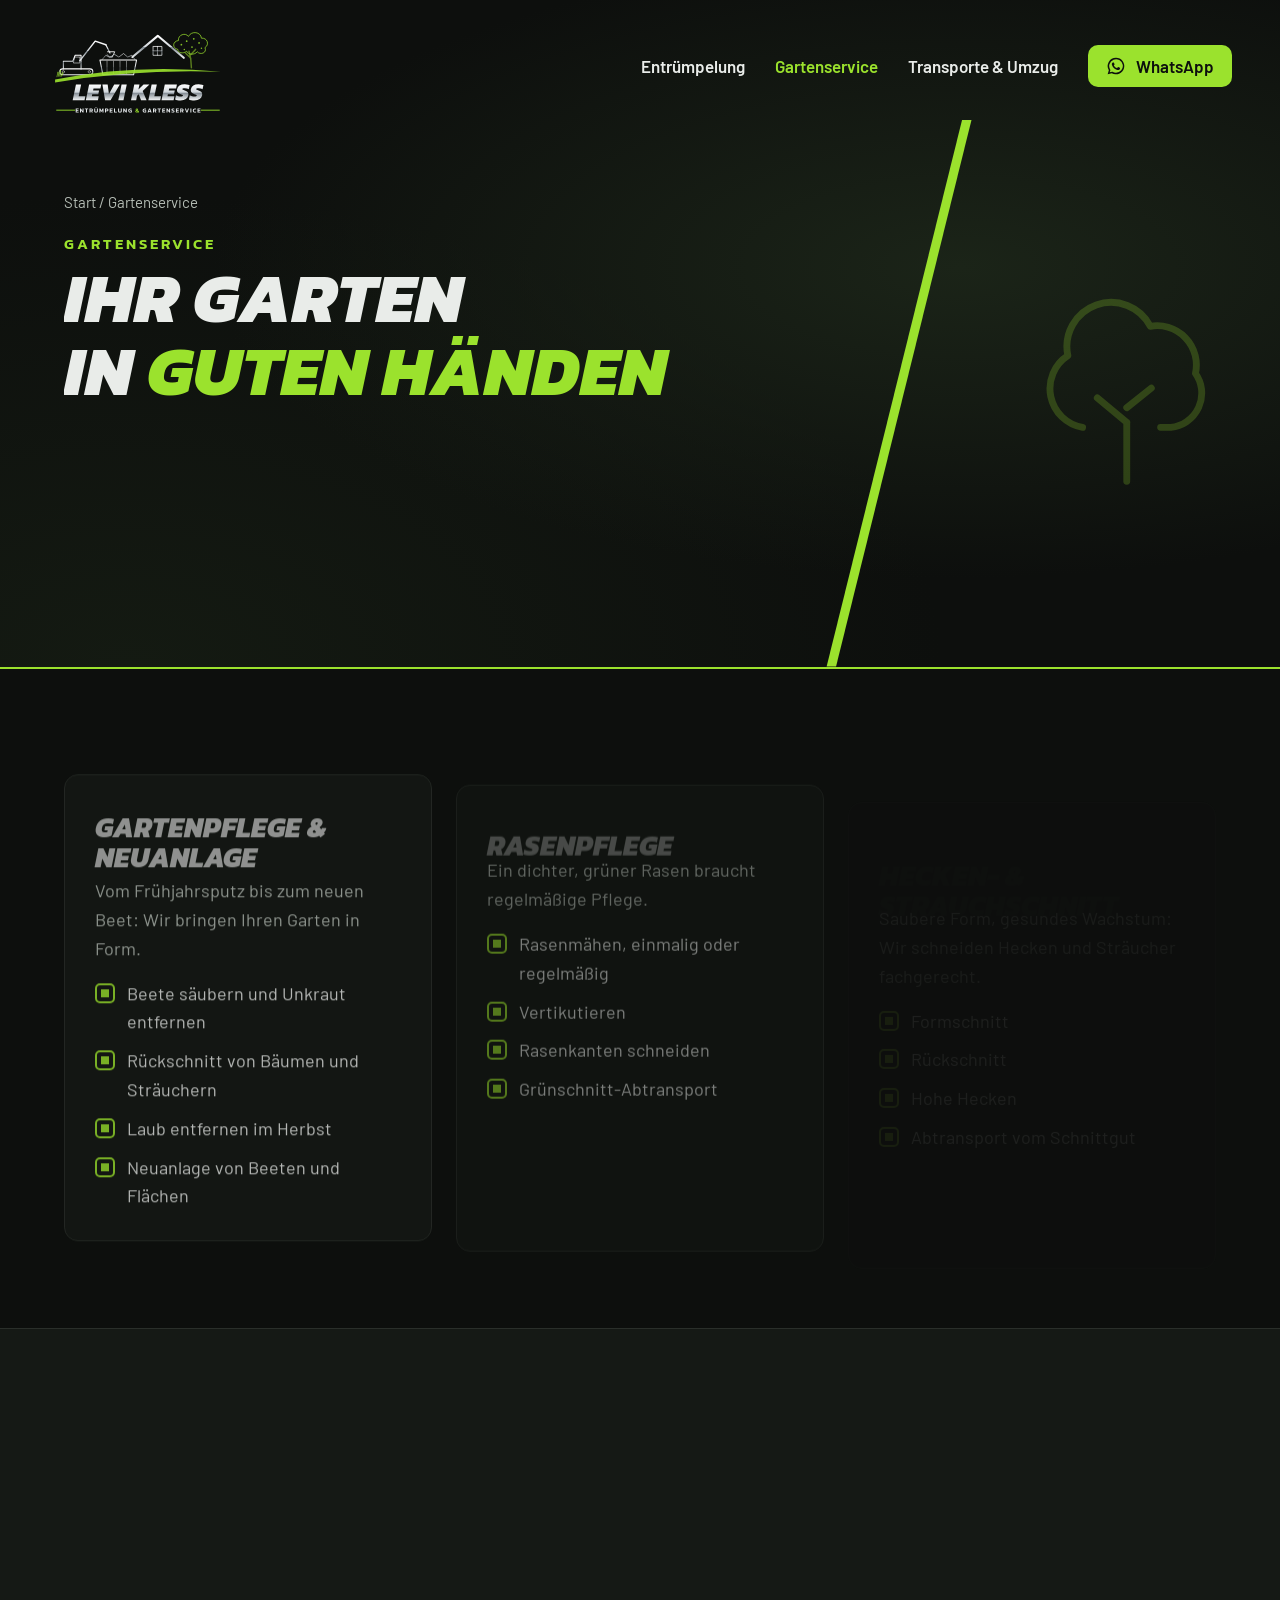
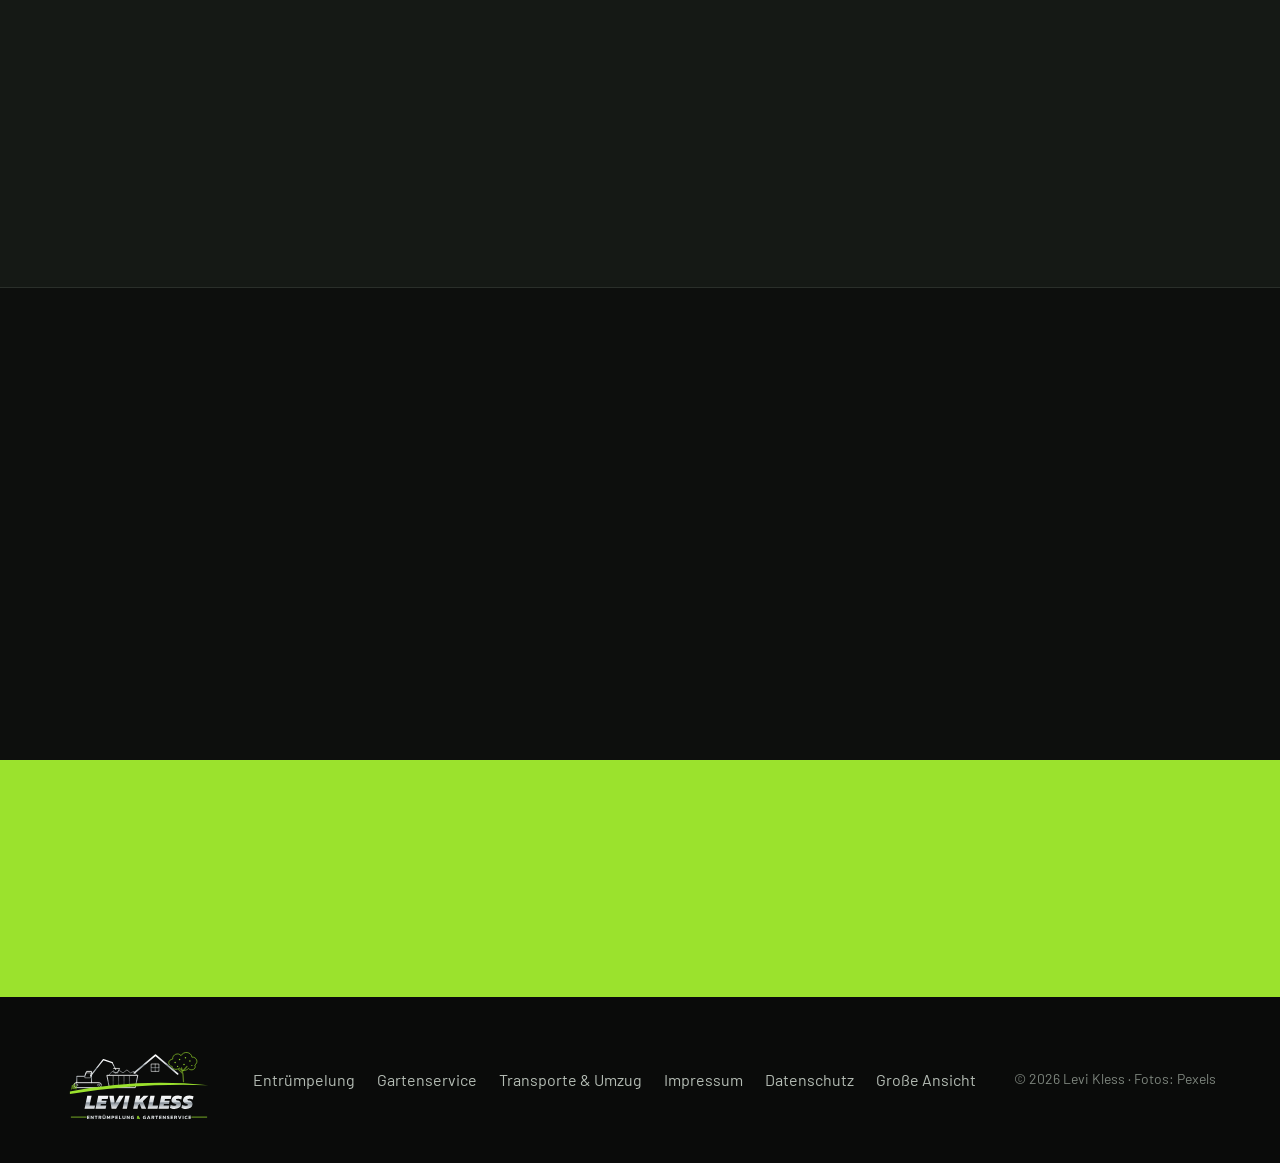
<file: handy/gartenservice.html>
<!doctype html>
<html lang="de">
<head>
<meta charset="utf-8">
<meta name="viewport" content="width=device-width, initial-scale=1">
<title>Gartenservice, Rasenpflege &amp; Heckenschnitt im Allgäu | Levi Kless</title>
<meta name="description" content="Gartenpflege, Rückschnitt, Neuanlage, Rasenmähen, Vertikutieren, Hecken- und Strauchschnitt. Inklusive Abtransport vom Grünschnitt. Rund um Bad Grönenbach.">
<meta name="robots" content="noindex">
<link rel="icon" href="img/logo.svg" type="image/svg+xml">
<link rel="stylesheet" href="css/style.css">
<script type="application/ld+json">{"@context": "https://schema.org", "@type": "FAQPage", "mainEntity": [{"@type": "Question", "name": "Wann darf man Hecken schneiden?", "acceptedAnswer": {"@type": "Answer", "text": "Vom 1. März bis 30. September sind laut Bundesnaturschutzgesetz nur schonende Form- und Pflegeschnitte erlaubt. Starke Rückschnitte machen wir deshalb von Oktober bis Ende Februar."}}, {"@type": "Question", "name": "Nehmen Sie den Grünschnitt mit?", "acceptedAnswer": {"@type": "Answer", "text": "Ja. Schnittgut und Laub nehmen wir mit und entsorgen es fachgerecht."}}, {"@type": "Question", "name": "Bieten Sie auch regelmäßige Gartenpflege an?", "acceptedAnswer": {"@type": "Answer", "text": "Ja, zum Beispiel Rasenmähen alle zwei Wochen oder Pflege im Frühjahr und Herbst. Wir besprechen das gern mit Ihnen."}}, {"@type": "Question", "name": "Wann sollte man vertikutieren?", "acceptedAnswer": {"@type": "Answer", "text": "Am besten im Frühjahr, etwa April bis Mai, oder im frühen Herbst, wenn der Rasen gut wächst."}}]}</script>
</head>
<body>


<header class="site-header">
  <div class="wrap">
    <a class="logo" href="index.html" aria-label="Levi Kless – Startseite"><svg class="logo-svg" viewBox="0 0 610 350" role="img" aria-label="Levi Kless Entrümpelung &amp; Gartenservice"><defs><linearGradient id="lk-ch" x1="0" y1="0" x2="0" y2="1"><stop offset="0" stop-color="#ffffff"/><stop offset=".48" stop-color="#d3d8dc"/><stop offset=".52" stop-color="#8a939a"/><stop offset="1" stop-color="#eef1f2"/></linearGradient>
<linearGradient id="lk-cht" x1="0" y1="0" x2="0" y2="1"><stop offset="0" stop-color="#ffffff"/><stop offset=".5" stop-color="#cfd5da"/><stop offset=".53" stop-color="#7f8890"/><stop offset="1" stop-color="#f2f4f5"/></linearGradient></defs><g id="art" fill="none" stroke="url(#lk-ch)" stroke-linecap="round" stroke-linejoin="round">
  <!-- excavator -->
  <rect x="40" y="186" width="112" height="20" rx="10" stroke-width="3.5"/>
  <circle cx="52" cy="196" r="4" stroke-width="2"/><circle cx="140" cy="196" r="4" stroke-width="2"/>
  <path d="M52 186 V160 H84 L92 140 H112 V186" stroke-width="3.5"/>
  <path d="M90 146 H108 V166 H86 Z" stroke-width="2"/>
  <path d="M108 158 L160 92 L196 104" stroke-width="5"/>
  <path d="M196 104 L210 132" stroke-width="4"/>
  <path d="M202 128 L226 128 L218 146 Q206 148 200 138" stroke-width="3"/>
  <!-- container -->
  <path d="M176 156 H300 L290 206 H186 Z" stroke-width="3.5"/>
  <path d="M200 160 V202 M222 160 V202 M244 160 V202 M266 160 V202" stroke-width="1.5"/>
  <path d="M182 156 L196 140 L210 148 L224 136 L240 146 L256 134 L270 146 L284 140 L296 156" stroke-width="2"/>
  <!-- house -->
  <path d="M286 146 L372 74 L462 150" stroke-width="7"/>
  <path d="M300 136 V150" stroke-width="3"/>
  <rect x="356" y="110" width="30" height="30" stroke-width="2.5"/><path d="M371 110 V140 M356 125 H386" stroke-width="2"/>
</g>
<!-- tree -->
<path d="M486 182 C486 160 482 140 478 126 M484 150 L466 132 M482 140 L500 120" fill="none" stroke="#5a7d1e" stroke-width="5" stroke-linecap="round"/>
<g fill="none" stroke="#9BE22D" stroke-width="2.5">
  <path d="M440 120 C420 116 422 92 442 90 C440 70 466 62 476 76 C486 56 518 60 520 82 C540 80 548 104 532 114 C540 132 516 140 506 128 C496 140 474 138 470 126 C458 136 440 132 440 120 Z"/>
</g>
<g fill="#9BE22D" opacity=".9">
  <circle cx="452" cy="104" r="3"/><circle cx="470" cy="92" r="3"/><circle cx="494" cy="84" r="3"/><circle cx="512" cy="98" r="3"/><circle cx="488" cy="112" r="3"/><circle cx="520" cy="116" r="2.5"/><circle cx="462" cy="120" r="2.5"/>
</g>
<!-- grass + swoosh -->
<path d="M24 222 Q300 168 586 196 Q300 186 24 232 Z" fill="#9BE22D"/>
<path d="M30 214 l4 -18 l3 16 l5 -22 l2 22 l6 -14 l-1 16" fill="none" stroke="#9BE22D" stroke-width="2" stroke-linejoin="round"/>
<path d="M83.528 292.0 94.68 239.192H112.31L103.946 278.552H126.578L123.79 292.0ZM128.152 292.0 139.304 239.192H180.386L177.68 252.23H154.228L152.752 258.954H173.17000000000002L170.382 272.32H149.964L148.488 278.962H171.94L169.234 292.0ZM193.44 292.0 184.338 239.192H202.214L206.478 271.336L224.436 239.192H243.37800000000001L211.89000000000001 292.0ZM238.146 292.0 249.298 239.192H266.928L255.776 292.0ZM281.228 292.0 292.38 239.192H310.01000000000005L306.48400000000004 255.92000000000002L323.786 239.192H343.71200000000005L320.834 261.004L334.036 292.0H315.34000000000003L307.632 272.156L301.892 277.486L298.858 292.0ZM340.038 292.0 351.19 239.192H368.82000000000005L360.456 278.552H383.088L380.3 292.0ZM384.66200000000003 292.0 395.814 239.192H436.8960000000001L434.19000000000005 252.23H410.73800000000006L409.26200000000006 258.954H429.68000000000006L426.89200000000005 272.32H406.47400000000005L404.99800000000005 278.962H428.45000000000005L425.744 292.0ZM448.884 292.82Q443.55400000000003 292.82 438.716 291.918Q433.87800000000004 291.016 430.762 289.376L433.714 275.6Q437.158 277.404 441.545 278.552Q445.932 279.7 449.786 279.7Q453.06600000000003 279.7 454.99300000000005 279.044Q456.92 278.388 457.24800000000005 276.584Q457.658 274.534 455.198 273.591Q452.738 272.648 447.982 270.926Q442.65200000000004 268.95799999999997 439.86400000000003 266.047Q437.076 263.136 437.076 258.544Q437.076 256.658 437.56800000000004 254.608Q439.372 246.07999999999998 445.645 242.226Q451.918 238.372 463.644 238.372Q466.432 238.372 469.50700000000006 238.741Q472.58200000000005 239.11 475.37 239.643Q478.158 240.176 480.04400000000004 240.832L477.09200000000004 254.69Q473.32000000000005 253.05 469.958 252.353Q466.596 251.656 463.726 251.656Q461.67600000000004 251.656 459.79 251.861Q457.904 252.066 456.71500000000003 252.763Q455.526 253.46 455.526 254.936Q455.526 256.248 457.45300000000003 256.945Q459.38000000000005 257.642 463.562 258.872Q470.53200000000004 260.922 473.197 264.366Q475.862 267.81 475.862 272.156Q475.862 274.288 475.37 276.502Q473.812 283.882 467.375 288.351Q460.93800000000005 292.82 448.884 292.82ZM495.64 292.82Q490.31 292.82 485.472 291.918Q480.634 291.016 477.518 289.376L480.46999999999997 275.6Q483.914 277.404 488.301 278.552Q492.688 279.7 496.542 279.7Q499.822 279.7 501.749 279.044Q503.676 278.388 504.004 276.584Q504.414 274.534 501.95399999999995 273.591Q499.49399999999997 272.648 494.738 270.926Q489.408 268.95799999999997 486.62 266.047Q483.832 263.136 483.832 258.544Q483.832 256.658 484.324 254.608Q486.128 246.07999999999998 492.40099999999995 242.226Q498.674 238.372 510.4 238.372Q513.188 238.372 516.2629999999999 238.741Q519.338 239.11 522.126 239.643Q524.914 240.176 526.8 240.832L523.848 254.69Q520.076 253.05 516.7139999999999 252.353Q513.352 251.656 510.48199999999997 251.656Q508.432 251.656 506.546 251.861Q504.65999999999997 252.066 503.471 252.763Q502.282 253.46 502.282 254.936Q502.282 256.248 504.209 256.945Q506.136 257.642 510.318 258.872Q517.288 260.922 519.953 264.366Q522.6179999999999 267.81 522.6179999999999 272.156Q522.6179999999999 274.288 522.126 276.502Q520.568 283.882 514.131 288.351Q507.694 292.82 495.64 292.82Z" fill="url(#lk-cht)" stroke="#0d0f0d" stroke-width="1.5" paint-order="stroke"/><path d="M28 326 H92 M518 326 H582" stroke="#9BE22D" stroke-width="3"/>
<path d="M93.84349999999998 334.0V320.476H103.81849999999999V323.08H97.22449999999998V325.915H103.04149999999998V328.561H97.22449999999998V331.396H103.81849999999999V334.0ZM108.43549999999998 334.0V320.476H111.33349999999997L117.08749999999998 328.561V320.476H120.48949999999998V334.0H117.57049999999998L111.81649999999998 325.936V334.0ZM128.76049999999998 334.0V323.08H124.79149999999997V320.476H136.11049999999997V323.08H132.14149999999998V334.0ZM140.62249999999997 334.0V320.476H147.38449999999997Q149.77849999999998 320.476 150.91249999999997 321.736Q152.04649999999998 322.996 152.04649999999998 325.117Q152.04649999999998 326.48199999999997 151.3535 327.51099999999997Q150.66049999999998 328.54 149.46349999999998 329.044Q149.75749999999996 329.275 149.93599999999998 329.5585Q150.11449999999996 329.842 150.32449999999997 330.346L151.92049999999998 334.0H148.39249999999998L146.88049999999998 330.556Q146.69149999999996 330.115 146.39749999999998 329.9155Q146.10349999999997 329.716 145.55749999999998 329.716H144.00349999999997V334.0ZM144.00349999999997 327.112H146.50249999999997Q147.48949999999996 327.112 148.04599999999996 326.61850000000004Q148.60249999999996 326.125 148.60249999999996 325.117Q148.60249999999996 323.08 146.6495 323.08H144.00349999999997ZM159.4775 319.006V316.717H161.9555V319.006ZM163.80349999999999 319.006V316.717H166.2815V319.006ZM162.87949999999998 334.21Q160.9895 334.21 159.593 333.601Q158.1965 332.992 157.43 331.795Q156.6635 330.598 156.6635 328.855V320.476H160.0445V328.54Q160.0445 329.947 160.77949999999998 330.64Q161.5145 331.333 162.87949999999998 331.333Q164.2445 331.333 164.97949999999997 330.64Q165.7145 329.947 165.7145 328.54V320.476H169.0955V328.855Q169.0955 330.598 168.329 331.795Q167.5625 332.992 166.166 333.601Q164.7695 334.21 162.87949999999998 334.21ZM174.1325 334.0V320.476H177.4715L181.1465 327.973L184.8005 320.476H188.11849999999998V334.0H184.73749999999998V326.23L182.07049999999998 331.69H180.2015L177.5135 326.23V334.0ZM193.2605 334.0V320.476H199.91750000000002Q201.5345 320.476 202.5845 321.1165Q203.6345 321.757 204.149 322.849Q204.6635 323.941 204.6635 325.306Q204.6635 326.692 204.0755 327.76300000000003Q203.4875 328.834 202.406 329.4325Q201.3245 330.031 199.83350000000002 330.031H196.6415V334.0ZM196.6415 327.427H199.07750000000001Q200.1485 327.427 200.68400000000003 326.839Q201.2195 326.251 201.2195 325.285Q201.2195 324.235 200.726 323.6575Q200.23250000000002 323.08 199.1825 323.08H196.6415ZM208.9865 334.0V320.476H218.9615V323.08H212.3675V325.915H218.1845V328.561H212.3675V331.396H218.9615V334.0ZM223.57850000000002 334.0V320.476H226.95950000000002V331.396H233.34350000000003V334.0ZM243.75650000000002 334.21Q241.86650000000003 334.21 240.47000000000003 333.601Q239.07350000000002 332.992 238.30700000000002 331.795Q237.54050000000004 330.598 237.54050000000004 328.855V320.476H240.92150000000004V328.54Q240.92150000000004 329.947 241.65650000000005 330.64Q242.39150000000004 331.333 243.75650000000002 331.333Q245.12150000000003 331.333 245.85650000000004 330.64Q246.59150000000002 329.947 246.59150000000002 328.54V320.476H249.97250000000003V328.855Q249.97250000000003 330.598 249.20600000000002 331.795Q248.43950000000004 332.992 247.04300000000003 333.601Q245.64650000000003 334.21 243.75650000000002 334.21ZM255.00950000000003 334.0V320.476H257.9075L263.66150000000005 328.561V320.476H267.06350000000003V334.0H264.14450000000005L258.39050000000003 325.936V334.0ZM278.94650000000007 334.21Q275.43950000000007 334.21 273.61250000000007 332.4355Q271.78550000000007 330.661 271.78550000000007 327.427Q271.78550000000007 324.046 273.6545000000001 322.156Q275.52350000000007 320.266 279.15650000000005 320.266Q280.3955000000001 320.266 281.3930000000001 320.413Q282.3905000000001 320.56 283.29350000000005 320.854V323.752Q282.3905000000001 323.416 281.4140000000001 323.28999999999996Q280.43750000000006 323.164 279.40850000000006 323.164Q277.22450000000003 323.164 276.2270000000001 324.20349999999996Q275.2295000000001 325.243 275.2295000000001 327.427Q275.2295000000001 329.422 276.1745000000001 330.37750000000005Q277.1195000000001 331.333 278.9675000000001 331.333Q280.18550000000005 331.333 281.23550000000006 330.997V328.435H278.3165000000001V326.314H284.07050000000004V333.013Q283.35650000000004 333.475 282.086 333.8425Q280.81550000000004 334.21 278.94650000000007 334.21ZM327.7805 334.21Q324.2735 334.21 322.4465 332.4355Q320.6195 330.661 320.6195 327.427Q320.6195 324.046 322.48850000000004 322.156Q324.3575 320.266 327.9905 320.266Q329.22950000000003 320.266 330.22700000000003 320.413Q331.22450000000003 320.56 332.1275 320.854V323.752Q331.22450000000003 323.416 330.24800000000005 323.28999999999996Q329.2715 323.164 328.2425 323.164Q326.0585 323.164 325.06100000000004 324.20349999999996Q324.06350000000003 325.243 324.06350000000003 327.427Q324.06350000000003 329.422 325.0085 330.37750000000005Q325.9535 331.333 327.80150000000003 331.333Q329.0195 331.333 330.0695 330.997V328.435H327.1505V326.314H332.9045V333.013Q332.1905 333.475 330.91999999999996 333.8425Q329.6495 334.21 327.7805 334.21ZM337.2065 334.0 342.3725 320.476H346.0265L351.1925 334.0H347.6645L346.4465 330.934H341.93149999999997L340.73449999999997 334.0ZM342.3935 328.435H345.98449999999997L344.1785 323.731ZM355.91450000000003 334.0V320.476H362.67650000000003Q365.0705 320.476 366.2045 321.736Q367.3385 322.996 367.3385 325.117Q367.3385 326.48199999999997 366.64549999999997 327.51099999999997Q365.9525 328.54 364.7555 329.044Q365.0495 329.275 365.228 329.5585Q365.4065 329.842 365.61650000000003 330.346L367.21250000000003 334.0H363.6845L362.1725 330.556Q361.9835 330.115 361.6895 329.9155Q361.3955 329.716 360.84950000000003 329.716H359.2955V334.0ZM359.2955 327.112H361.7945Q362.7815 327.112 363.33799999999997 326.61850000000004Q363.8945 326.125 363.8945 325.117Q363.8945 323.08 361.9415 323.08H359.2955ZM375.1895 334.0V323.08H371.2205V320.476H382.53950000000003V323.08H378.57050000000004V334.0ZM387.05150000000003 334.0V320.476H397.0265V323.08H390.4325V325.915H396.2495V328.561H390.4325V331.396H397.0265V334.0ZM401.6435 334.0V320.476H404.5415L410.2955 328.561V320.476H413.6975V334.0H410.7785L405.0245 325.936V334.0ZM423.1445 334.21Q421.8005 334.21 420.635 334.0105Q419.46950000000004 333.811 418.6295 333.433V330.556Q419.55350000000004 330.955 420.677 331.207Q421.8005 331.459 422.80850000000004 331.459Q424.06850000000003 331.459 424.688 331.228Q425.3075 330.997 425.3075 330.22Q425.3075 329.695 425.00300000000004 329.38Q424.6985 329.065 424.016 328.82349999999997Q423.3335 328.582 422.1575 328.246Q420.7715 327.826 419.9525 327.3115Q419.1335 326.797 418.77650000000006 326.062Q418.4195 325.327 418.4195 324.256Q418.4195 322.324 419.80550000000005 321.295Q421.1915 320.266 423.9005 320.266Q425.0765 320.266 426.1895 320.4445Q427.3025 320.623 427.9955 320.854V323.752Q427.09250000000003 323.395 426.17900000000003 323.227Q425.26550000000003 323.059 424.40450000000004 323.059Q423.2705 323.059 422.567 323.269Q421.86350000000004 323.479 421.86350000000004 324.235Q421.86350000000004 324.676 422.1155 324.9385Q422.3675 325.201 422.987 325.411Q423.60650000000004 325.621 424.6775 325.915Q426.3365 326.356 427.2185 326.9755Q428.1005 327.595 428.4365 328.4035Q428.77250000000004 329.212 428.77250000000004 330.22Q428.77250000000004 332.005 427.38650000000007 333.10749999999996Q426.00050000000005 334.21 423.1445 334.21ZM433.4945 334.0V320.476H443.4695V323.08H436.8755V325.915H442.6925V328.561H436.8755V331.396H443.4695V334.0ZM448.0865 334.0V320.476H454.8485Q457.24249999999995 320.476 458.37649999999996 321.736Q459.5105 322.996 459.5105 325.117Q459.5105 326.48199999999997 458.8175 327.51099999999997Q458.12449999999995 328.54 456.92749999999995 329.044Q457.2215 329.275 457.4 329.5585Q457.57849999999996 329.842 457.7885 330.346L459.3845 334.0H455.8565L454.3445 330.556Q454.15549999999996 330.115 453.8615 329.9155Q453.5675 329.716 453.02149999999995 329.716H451.4675V334.0ZM451.4675 327.112H453.9665Q454.95349999999996 327.112 455.51 326.61850000000004Q456.06649999999996 326.125 456.06649999999996 325.117Q456.06649999999996 323.08 454.1135 323.08H451.4675ZM468.9785 334.0 463.8125 320.476H467.34049999999996L470.7845 330.136L474.2495 320.476H477.7985L472.6325 334.0ZM482.5205 334.0V320.476H485.9015V334.0ZM497.8895 334.21Q494.3405 334.21 492.482 332.3935Q490.62350000000004 330.577 490.62350000000004 327.343Q490.62350000000004 323.962 492.44000000000005 322.11400000000003Q494.2565 320.266 497.86850000000004 320.266Q499.1075 320.266 500.08400000000006 320.45500000000004Q501.06050000000005 320.644 501.9635 320.959V323.92Q500.1365 323.164 498.12050000000005 323.164Q496.0205 323.164 495.04400000000004 324.172Q494.06750000000005 325.18 494.06750000000005 327.343Q494.06750000000005 329.401 495.09650000000005 330.367Q496.12550000000005 331.333 498.1625 331.333Q499.14950000000005 331.333 500.1155 331.1545Q501.0815 330.976 501.9845 330.598V333.58Q501.1025 333.874 500.1155 334.04200000000003Q499.12850000000003 334.21 497.8895 334.21ZM506.70650000000006 334.0V320.476H516.6815V323.08H510.08750000000003V325.915H515.9045V328.561H510.08750000000003V331.396H516.6815V334.0Z" fill="#e6eaec"/><path d="M306.8285 334.315 305.44250000000005 332.908Q303.84650000000005 334.21 301.0955 334.21Q298.7225 334.21 297.30500000000006 333.202Q295.88750000000005 332.194 295.88750000000005 330.514Q295.88750000000005 329.128 296.62250000000006 328.1725Q297.3575 327.217 298.7225 326.461Q298.05050000000006 325.789 297.65150000000006 325.13800000000003Q297.25250000000005 324.487 297.25250000000005 323.584Q297.25250000000005 322.114 298.3235000000001 321.19Q299.39450000000005 320.266 301.22150000000005 320.266Q303.04850000000005 320.266 304.13000000000005 321.169Q305.21150000000006 322.072 305.21150000000006 323.584Q305.21150000000006 324.613 304.7495 325.3795Q304.2875 326.146 303.36350000000004 326.86L305.58950000000004 329.149Q305.84150000000005 328.666 305.84150000000005 327.952V327.574H308.38250000000005V328.057Q308.38250000000005 328.876 308.13050000000004 329.653Q307.87850000000003 330.43 307.47950000000003 330.976L308.92850000000004 332.425ZM301.1795 325.495Q301.83050000000003 325.096 302.16650000000004 324.7285Q302.50250000000005 324.361 302.50250000000005 323.752Q302.50250000000005 323.206 302.19800000000004 322.8595Q301.8935 322.513 301.2635 322.513Q300.59150000000005 322.513 300.28700000000003 322.8805Q299.9825 323.248 299.9825 323.752Q299.9825 324.214 300.28700000000003 324.634Q300.59150000000005 325.054 301.1795 325.495ZM301.0955 331.9Q302.5445 331.9 303.38450000000006 331.102L300.80150000000003 328.456Q299.9825 328.813 299.5625 329.2645Q299.14250000000004 329.716 299.14250000000004 330.43Q299.14250000000004 331.144 299.68850000000003 331.522Q300.2345 331.9 301.0955 331.9Z" fill="#9BE22D"/><metadata></metadata></svg></a>
    <button class="menu-btn" aria-label="Menü öffnen" aria-expanded="false"><span></span><span></span><span></span></button>
    <nav class="nav">
      <a href="entruempelung.html">Entrümpelung</a>
      <a href="gartenservice.html" aria-current="page">Gartenservice</a>
      <a href="transporte-umzug.html">Transporte &amp; Umzug</a>
      <a class="btn btn-green" href="index.html#anfrage"><svg viewBox="0 0 24 24" fill="currentColor" aria-hidden="true"><path d="M12 2a10 10 0 0 0-8.6 15.1L2 22l5-1.3A10 10 0 1 0 12 2Zm0 18.2c-1.5 0-3-.4-4.2-1.2l-.3-.2-3 .8.8-2.9-.2-.3A8.2 8.2 0 1 1 12 20.2Zm4.5-6.1c-.2-.1-1.5-.7-1.7-.8-.2-.1-.4-.1-.6.1l-.8 1c-.1.2-.3.2-.5.1a6.7 6.7 0 0 1-3.3-2.9c-.3-.4.2-.4.7-1.3.1-.2 0-.3 0-.4l-.8-1.8c-.2-.5-.4-.4-.6-.4h-.5c-.2 0-.4.1-.6.3-.2.2-.8.8-.8 2s.9 2.3 1 2.5c.1.2 1.7 2.6 4.1 3.6 1.5.7 2.1.7 2.9.6.5-.1 1.5-.6 1.7-1.2.2-.6.2-1.1.1-1.2l-.4-.3Z"/></svg> WhatsApp</a>
    </nav>
  </div>
</header>

<main>
  <section class="page-hero">
    <div class="page-hero-deco" aria-hidden="true"><span class="deco-stripe"></span><svg viewBox="0 0 24 24" fill="none" stroke="currentColor" stroke-width="0.7" stroke-linecap="round" stroke-linejoin="round" aria-hidden="true"><path d="M12 21v-6M12 15l-3-2.5M12 13.5l2.5-2"/><path d="M7.5 15.5A4 4 0 0 1 6 8.2a4.5 4.5 0 0 1 8.4-3A4 4 0 0 1 19 10a3.5 3.5 0 0 1-2.5 5.5Z"/></svg></div>
    <div class="wrap">
      <p class="crumbs"><a href="index.html">Start</a> / Gartenservice</p>
      <p class="kicker">Gartenservice</p>
      <h1><span class="line"><span>Ihr Garten</span></span><span class="line"><span>in <em>guten Händen</em></span></span></h1>
      <p class="lead">Pflege, Rückschnitt, Rasen und Hecken: einmalig oder regelmäßig. Den Grünschnitt nehmen wir gleich mit.</p>
      <div class="hero-actions">
        <a class="btn btn-green" href="index.html#anfrage"><svg viewBox="0 0 24 24" fill="currentColor" aria-hidden="true"><path d="M12 2a10 10 0 0 0-8.6 15.1L2 22l5-1.3A10 10 0 1 0 12 2Zm0 18.2c-1.5 0-3-.4-4.2-1.2l-.3-.2-3 .8.8-2.9-.2-.3A8.2 8.2 0 1 1 12 20.2Zm4.5-6.1c-.2-.1-1.5-.7-1.7-.8-.2-.1-.4-.1-.6.1l-.8 1c-.1.2-.3.2-.5.1a6.7 6.7 0 0 1-3.3-2.9c-.3-.4.2-.4.7-1.3.1-.2 0-.3 0-.4l-.8-1.8c-.2-.5-.4-.4-.6-.4h-.5c-.2 0-.4.1-.6.3-.2.2-.8.8-.8 2s.9 2.3 1 2.5c.1.2 1.7 2.6 4.1 3.6 1.5.7 2.1.7 2.9.6.5-.1 1.5-.6 1.7-1.2.2-.6.2-1.1.1-1.2l-.4-.3Z"/></svg> Anfrage per WhatsApp</a>
        <a class="btn btn-ghost" href="tel:+491603313379">0160 3313379</a>
      </div>
    </div>
  </section>

  <section class="section">
    <div class="wrap svc-grid">
      <div class="svc-block">
        <h2 class="h3">Gartenpflege &amp; Neuanlage</h2>
        <p>Vom Frühjahrsputz bis zum neuen Beet: Wir bringen Ihren Garten in Form.</p>
        <ul class="checks"><li>Beete säubern und Unkraut entfernen</li><li>Rückschnitt von Bäumen und Sträuchern</li><li>Laub entfernen im Herbst</li><li>Neuanlage von Beeten und Flächen</li></ul>
      </div>
      <div class="svc-block" id="rasen">
        <h2 class="h3">Rasenpflege</h2>
        <p>Ein dichter, grüner Rasen braucht regelmäßige Pflege.</p>
        <ul class="checks"><li>Rasenmähen, einmalig oder regelmäßig</li><li>Vertikutieren</li><li>Rasenkanten schneiden</li><li>Grünschnitt-Abtransport</li></ul>
      </div>
      <div class="svc-block" id="hecken">
        <h2 class="h3">Hecken- &amp; Strauchschnitt</h2>
        <p>Saubere Form, gesundes Wachstum: Wir schneiden Hecken und Sträucher fachgerecht.</p>
        <ul class="checks"><li>Formschnitt</li><li>Rückschnitt</li><li>Hohe Hecken</li><li>Abtransport vom Schnittgut</li></ul>
      </div>
    </div>
  </section>

  <section class="section section-dark">
    <div class="wrap">
      <p class="kicker">Ablauf</p>
      <h2>So <em>einfach</em> geht's</h2>
      <ol class="steps"><li><b>1</b><h3>Nachricht senden</h3><p>Schreiben Sie uns per WhatsApp, gern mit ein paar Fotos. So können wir den Aufwand schon grob einschätzen.</p></li><li><b>2</b><h3>Besichtigung &amp; Preis</h3><p>Wir schauen uns alles vor Ort an und nennen Ihnen einen festen Preis.</p></li><li><b>3</b><h3>Wir legen los</h3><p>Zum vereinbarten Termin erledigen wir alles zügig und hinterlassen den Ort sauber.</p></li></ol>
    </div>
  </section>

  <section class="section">
    <div class="wrap faq">
      <div>
        <p class="kicker">Häufige Fragen</p>
        <h2>Gut zu <em>wissen</em></h2>
      </div>
      <div class="faq-list"><details><summary>Wann darf man Hecken schneiden?</summary><p>Vom 1. März bis 30. September sind laut Bundesnaturschutzgesetz nur schonende Form- und Pflegeschnitte erlaubt. Starke Rückschnitte machen wir deshalb von Oktober bis Ende Februar.</p></details><details><summary>Nehmen Sie den Grünschnitt mit?</summary><p>Ja. Schnittgut und Laub nehmen wir mit und entsorgen es fachgerecht.</p></details><details><summary>Bieten Sie auch regelmäßige Gartenpflege an?</summary><p>Ja, zum Beispiel Rasenmähen alle zwei Wochen oder Pflege im Frühjahr und Herbst. Wir besprechen das gern mit Ihnen.</p></details><details><summary>Wann sollte man vertikutieren?</summary><p>Am besten im Frühjahr, etwa April bis Mai, oder im frühen Herbst, wenn der Rasen gut wächst.</p></details></div>
    </div>
  </section>

  <section class="cta">
    <div class="wrap">
      <p class="script">Wir schaffen Platz. Wir schaffen Ordnung.</p>
      <a class="btn btn-green btn-cta" href="index.html#anfrage"><svg viewBox="0 0 24 24" fill="currentColor" aria-hidden="true"><path d="M12 2a10 10 0 0 0-8.6 15.1L2 22l5-1.3A10 10 0 1 0 12 2Zm0 18.2c-1.5 0-3-.4-4.2-1.2l-.3-.2-3 .8.8-2.9-.2-.3A8.2 8.2 0 1 1 12 20.2Zm4.5-6.1c-.2-.1-1.5-.7-1.7-.8-.2-.1-.4-.1-.6.1l-.8 1c-.1.2-.3.2-.5.1a6.7 6.7 0 0 1-3.3-2.9c-.3-.4.2-.4.7-1.3.1-.2 0-.3 0-.4l-.8-1.8c-.2-.5-.4-.4-.6-.4h-.5c-.2 0-.4.1-.6.3-.2.2-.8.8-.8 2s.9 2.3 1 2.5c.1.2 1.7 2.6 4.1 3.6 1.5.7 2.1.7 2.9.6.5-.1 1.5-.6 1.7-1.2.2-.6.2-1.1.1-1.2l-.4-.3Z"/></svg> Jetzt Termin per WhatsApp</a>
    </div>
  </section>
</main>

<footer class="site-footer">
  <div class="wrap">
    <img src="img/logo.svg" alt="Levi Kless" width="150" height="86">
    <nav>
      <a href="entruempelung.html">Entrümpelung</a>
      <a href="gartenservice.html">Gartenservice</a>
      <a href="transporte-umzug.html">Transporte &amp; Umzug</a>
      <a href="impressum.html">Impressum</a>
      <a href="datenschutz.html">Datenschutz</a>
      <a href="../?ansicht=foto">Große Ansicht</a>
    </nav>
    <p>© 2026 Levi Kless · Fotos: Pexels</p>
  </div>
</footer>

<script src="js/gsap.min.js"></script>
<script src="js/ScrollTrigger.min.js"></script>
<script src="js/main.js"></script>
<script src="js/animations.js"></script>
</body>
</html>
</file>
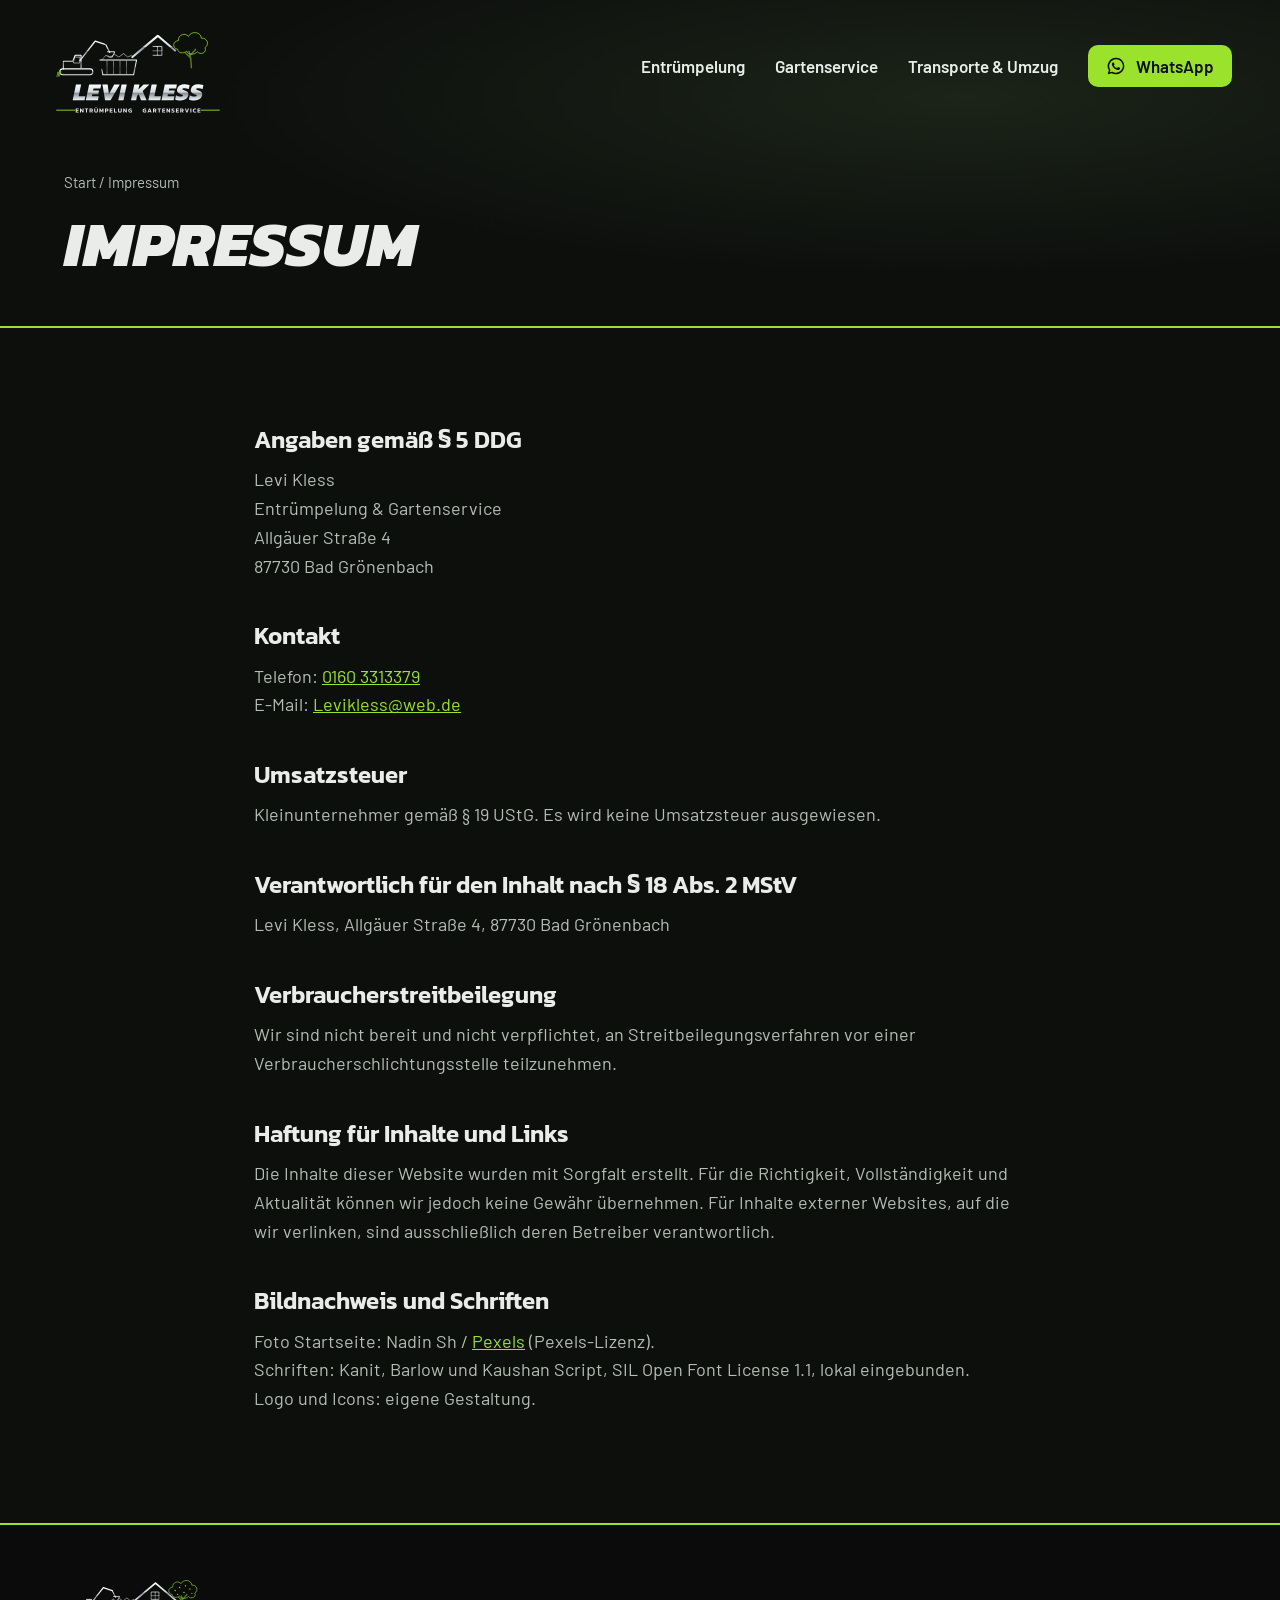
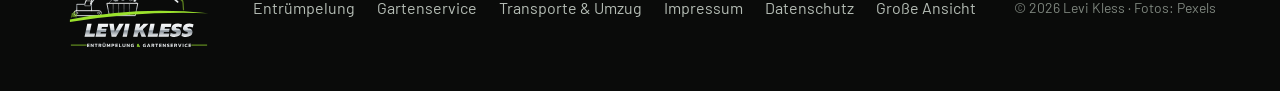
<file: handy/impressum.html>
<!doctype html>
<html lang="de">
<head>
<meta charset="utf-8">
<meta name="viewport" content="width=device-width, initial-scale=1">
<title>Impressum | Levi Kless</title>
<meta name="robots" content="noindex">
<link rel="icon" href="img/logo.svg" type="image/svg+xml">
<link rel="stylesheet" href="css/style.css">
</head>
<body>


<header class="site-header">
  <div class="wrap">
    <a class="logo" href="index.html" aria-label="Levi Kless – Startseite"><svg class="logo-svg" viewBox="0 0 610 350" role="img" aria-label="Levi Kless Entrümpelung &amp; Gartenservice"><defs><linearGradient id="lk-ch" x1="0" y1="0" x2="0" y2="1"><stop offset="0" stop-color="#ffffff"/><stop offset=".48" stop-color="#d3d8dc"/><stop offset=".52" stop-color="#8a939a"/><stop offset="1" stop-color="#eef1f2"/></linearGradient>
<linearGradient id="lk-cht" x1="0" y1="0" x2="0" y2="1"><stop offset="0" stop-color="#ffffff"/><stop offset=".5" stop-color="#cfd5da"/><stop offset=".53" stop-color="#7f8890"/><stop offset="1" stop-color="#f2f4f5"/></linearGradient></defs><g id="art" fill="none" stroke="url(#lk-ch)" stroke-linecap="round" stroke-linejoin="round">
  <!-- excavator -->
  <rect x="40" y="186" width="112" height="20" rx="10" stroke-width="3.5"/>
  <circle cx="52" cy="196" r="4" stroke-width="2"/><circle cx="140" cy="196" r="4" stroke-width="2"/>
  <path d="M52 186 V160 H84 L92 140 H112 V186" stroke-width="3.5"/>
  <path d="M90 146 H108 V166 H86 Z" stroke-width="2"/>
  <path d="M108 158 L160 92 L196 104" stroke-width="5"/>
  <path d="M196 104 L210 132" stroke-width="4"/>
  <path d="M202 128 L226 128 L218 146 Q206 148 200 138" stroke-width="3"/>
  <!-- container -->
  <path d="M176 156 H300 L290 206 H186 Z" stroke-width="3.5"/>
  <path d="M200 160 V202 M222 160 V202 M244 160 V202 M266 160 V202" stroke-width="1.5"/>
  <path d="M182 156 L196 140 L210 148 L224 136 L240 146 L256 134 L270 146 L284 140 L296 156" stroke-width="2"/>
  <!-- house -->
  <path d="M286 146 L372 74 L462 150" stroke-width="7"/>
  <path d="M300 136 V150" stroke-width="3"/>
  <rect x="356" y="110" width="30" height="30" stroke-width="2.5"/><path d="M371 110 V140 M356 125 H386" stroke-width="2"/>
</g>
<!-- tree -->
<path d="M486 182 C486 160 482 140 478 126 M484 150 L466 132 M482 140 L500 120" fill="none" stroke="#5a7d1e" stroke-width="5" stroke-linecap="round"/>
<g fill="none" stroke="#9BE22D" stroke-width="2.5">
  <path d="M440 120 C420 116 422 92 442 90 C440 70 466 62 476 76 C486 56 518 60 520 82 C540 80 548 104 532 114 C540 132 516 140 506 128 C496 140 474 138 470 126 C458 136 440 132 440 120 Z"/>
</g>
<g fill="#9BE22D" opacity=".9">
  <circle cx="452" cy="104" r="3"/><circle cx="470" cy="92" r="3"/><circle cx="494" cy="84" r="3"/><circle cx="512" cy="98" r="3"/><circle cx="488" cy="112" r="3"/><circle cx="520" cy="116" r="2.5"/><circle cx="462" cy="120" r="2.5"/>
</g>
<!-- grass + swoosh -->
<path d="M24 222 Q300 168 586 196 Q300 186 24 232 Z" fill="#9BE22D"/>
<path d="M30 214 l4 -18 l3 16 l5 -22 l2 22 l6 -14 l-1 16" fill="none" stroke="#9BE22D" stroke-width="2" stroke-linejoin="round"/>
<path d="M83.528 292.0 94.68 239.192H112.31L103.946 278.552H126.578L123.79 292.0ZM128.152 292.0 139.304 239.192H180.386L177.68 252.23H154.228L152.752 258.954H173.17000000000002L170.382 272.32H149.964L148.488 278.962H171.94L169.234 292.0ZM193.44 292.0 184.338 239.192H202.214L206.478 271.336L224.436 239.192H243.37800000000001L211.89000000000001 292.0ZM238.146 292.0 249.298 239.192H266.928L255.776 292.0ZM281.228 292.0 292.38 239.192H310.01000000000005L306.48400000000004 255.92000000000002L323.786 239.192H343.71200000000005L320.834 261.004L334.036 292.0H315.34000000000003L307.632 272.156L301.892 277.486L298.858 292.0ZM340.038 292.0 351.19 239.192H368.82000000000005L360.456 278.552H383.088L380.3 292.0ZM384.66200000000003 292.0 395.814 239.192H436.8960000000001L434.19000000000005 252.23H410.73800000000006L409.26200000000006 258.954H429.68000000000006L426.89200000000005 272.32H406.47400000000005L404.99800000000005 278.962H428.45000000000005L425.744 292.0ZM448.884 292.82Q443.55400000000003 292.82 438.716 291.918Q433.87800000000004 291.016 430.762 289.376L433.714 275.6Q437.158 277.404 441.545 278.552Q445.932 279.7 449.786 279.7Q453.06600000000003 279.7 454.99300000000005 279.044Q456.92 278.388 457.24800000000005 276.584Q457.658 274.534 455.198 273.591Q452.738 272.648 447.982 270.926Q442.65200000000004 268.95799999999997 439.86400000000003 266.047Q437.076 263.136 437.076 258.544Q437.076 256.658 437.56800000000004 254.608Q439.372 246.07999999999998 445.645 242.226Q451.918 238.372 463.644 238.372Q466.432 238.372 469.50700000000006 238.741Q472.58200000000005 239.11 475.37 239.643Q478.158 240.176 480.04400000000004 240.832L477.09200000000004 254.69Q473.32000000000005 253.05 469.958 252.353Q466.596 251.656 463.726 251.656Q461.67600000000004 251.656 459.79 251.861Q457.904 252.066 456.71500000000003 252.763Q455.526 253.46 455.526 254.936Q455.526 256.248 457.45300000000003 256.945Q459.38000000000005 257.642 463.562 258.872Q470.53200000000004 260.922 473.197 264.366Q475.862 267.81 475.862 272.156Q475.862 274.288 475.37 276.502Q473.812 283.882 467.375 288.351Q460.93800000000005 292.82 448.884 292.82ZM495.64 292.82Q490.31 292.82 485.472 291.918Q480.634 291.016 477.518 289.376L480.46999999999997 275.6Q483.914 277.404 488.301 278.552Q492.688 279.7 496.542 279.7Q499.822 279.7 501.749 279.044Q503.676 278.388 504.004 276.584Q504.414 274.534 501.95399999999995 273.591Q499.49399999999997 272.648 494.738 270.926Q489.408 268.95799999999997 486.62 266.047Q483.832 263.136 483.832 258.544Q483.832 256.658 484.324 254.608Q486.128 246.07999999999998 492.40099999999995 242.226Q498.674 238.372 510.4 238.372Q513.188 238.372 516.2629999999999 238.741Q519.338 239.11 522.126 239.643Q524.914 240.176 526.8 240.832L523.848 254.69Q520.076 253.05 516.7139999999999 252.353Q513.352 251.656 510.48199999999997 251.656Q508.432 251.656 506.546 251.861Q504.65999999999997 252.066 503.471 252.763Q502.282 253.46 502.282 254.936Q502.282 256.248 504.209 256.945Q506.136 257.642 510.318 258.872Q517.288 260.922 519.953 264.366Q522.6179999999999 267.81 522.6179999999999 272.156Q522.6179999999999 274.288 522.126 276.502Q520.568 283.882 514.131 288.351Q507.694 292.82 495.64 292.82Z" fill="url(#lk-cht)" stroke="#0d0f0d" stroke-width="1.5" paint-order="stroke"/><path d="M28 326 H92 M518 326 H582" stroke="#9BE22D" stroke-width="3"/>
<path d="M93.84349999999998 334.0V320.476H103.81849999999999V323.08H97.22449999999998V325.915H103.04149999999998V328.561H97.22449999999998V331.396H103.81849999999999V334.0ZM108.43549999999998 334.0V320.476H111.33349999999997L117.08749999999998 328.561V320.476H120.48949999999998V334.0H117.57049999999998L111.81649999999998 325.936V334.0ZM128.76049999999998 334.0V323.08H124.79149999999997V320.476H136.11049999999997V323.08H132.14149999999998V334.0ZM140.62249999999997 334.0V320.476H147.38449999999997Q149.77849999999998 320.476 150.91249999999997 321.736Q152.04649999999998 322.996 152.04649999999998 325.117Q152.04649999999998 326.48199999999997 151.3535 327.51099999999997Q150.66049999999998 328.54 149.46349999999998 329.044Q149.75749999999996 329.275 149.93599999999998 329.5585Q150.11449999999996 329.842 150.32449999999997 330.346L151.92049999999998 334.0H148.39249999999998L146.88049999999998 330.556Q146.69149999999996 330.115 146.39749999999998 329.9155Q146.10349999999997 329.716 145.55749999999998 329.716H144.00349999999997V334.0ZM144.00349999999997 327.112H146.50249999999997Q147.48949999999996 327.112 148.04599999999996 326.61850000000004Q148.60249999999996 326.125 148.60249999999996 325.117Q148.60249999999996 323.08 146.6495 323.08H144.00349999999997ZM159.4775 319.006V316.717H161.9555V319.006ZM163.80349999999999 319.006V316.717H166.2815V319.006ZM162.87949999999998 334.21Q160.9895 334.21 159.593 333.601Q158.1965 332.992 157.43 331.795Q156.6635 330.598 156.6635 328.855V320.476H160.0445V328.54Q160.0445 329.947 160.77949999999998 330.64Q161.5145 331.333 162.87949999999998 331.333Q164.2445 331.333 164.97949999999997 330.64Q165.7145 329.947 165.7145 328.54V320.476H169.0955V328.855Q169.0955 330.598 168.329 331.795Q167.5625 332.992 166.166 333.601Q164.7695 334.21 162.87949999999998 334.21ZM174.1325 334.0V320.476H177.4715L181.1465 327.973L184.8005 320.476H188.11849999999998V334.0H184.73749999999998V326.23L182.07049999999998 331.69H180.2015L177.5135 326.23V334.0ZM193.2605 334.0V320.476H199.91750000000002Q201.5345 320.476 202.5845 321.1165Q203.6345 321.757 204.149 322.849Q204.6635 323.941 204.6635 325.306Q204.6635 326.692 204.0755 327.76300000000003Q203.4875 328.834 202.406 329.4325Q201.3245 330.031 199.83350000000002 330.031H196.6415V334.0ZM196.6415 327.427H199.07750000000001Q200.1485 327.427 200.68400000000003 326.839Q201.2195 326.251 201.2195 325.285Q201.2195 324.235 200.726 323.6575Q200.23250000000002 323.08 199.1825 323.08H196.6415ZM208.9865 334.0V320.476H218.9615V323.08H212.3675V325.915H218.1845V328.561H212.3675V331.396H218.9615V334.0ZM223.57850000000002 334.0V320.476H226.95950000000002V331.396H233.34350000000003V334.0ZM243.75650000000002 334.21Q241.86650000000003 334.21 240.47000000000003 333.601Q239.07350000000002 332.992 238.30700000000002 331.795Q237.54050000000004 330.598 237.54050000000004 328.855V320.476H240.92150000000004V328.54Q240.92150000000004 329.947 241.65650000000005 330.64Q242.39150000000004 331.333 243.75650000000002 331.333Q245.12150000000003 331.333 245.85650000000004 330.64Q246.59150000000002 329.947 246.59150000000002 328.54V320.476H249.97250000000003V328.855Q249.97250000000003 330.598 249.20600000000002 331.795Q248.43950000000004 332.992 247.04300000000003 333.601Q245.64650000000003 334.21 243.75650000000002 334.21ZM255.00950000000003 334.0V320.476H257.9075L263.66150000000005 328.561V320.476H267.06350000000003V334.0H264.14450000000005L258.39050000000003 325.936V334.0ZM278.94650000000007 334.21Q275.43950000000007 334.21 273.61250000000007 332.4355Q271.78550000000007 330.661 271.78550000000007 327.427Q271.78550000000007 324.046 273.6545000000001 322.156Q275.52350000000007 320.266 279.15650000000005 320.266Q280.3955000000001 320.266 281.3930000000001 320.413Q282.3905000000001 320.56 283.29350000000005 320.854V323.752Q282.3905000000001 323.416 281.4140000000001 323.28999999999996Q280.43750000000006 323.164 279.40850000000006 323.164Q277.22450000000003 323.164 276.2270000000001 324.20349999999996Q275.2295000000001 325.243 275.2295000000001 327.427Q275.2295000000001 329.422 276.1745000000001 330.37750000000005Q277.1195000000001 331.333 278.9675000000001 331.333Q280.18550000000005 331.333 281.23550000000006 330.997V328.435H278.3165000000001V326.314H284.07050000000004V333.013Q283.35650000000004 333.475 282.086 333.8425Q280.81550000000004 334.21 278.94650000000007 334.21ZM327.7805 334.21Q324.2735 334.21 322.4465 332.4355Q320.6195 330.661 320.6195 327.427Q320.6195 324.046 322.48850000000004 322.156Q324.3575 320.266 327.9905 320.266Q329.22950000000003 320.266 330.22700000000003 320.413Q331.22450000000003 320.56 332.1275 320.854V323.752Q331.22450000000003 323.416 330.24800000000005 323.28999999999996Q329.2715 323.164 328.2425 323.164Q326.0585 323.164 325.06100000000004 324.20349999999996Q324.06350000000003 325.243 324.06350000000003 327.427Q324.06350000000003 329.422 325.0085 330.37750000000005Q325.9535 331.333 327.80150000000003 331.333Q329.0195 331.333 330.0695 330.997V328.435H327.1505V326.314H332.9045V333.013Q332.1905 333.475 330.91999999999996 333.8425Q329.6495 334.21 327.7805 334.21ZM337.2065 334.0 342.3725 320.476H346.0265L351.1925 334.0H347.6645L346.4465 330.934H341.93149999999997L340.73449999999997 334.0ZM342.3935 328.435H345.98449999999997L344.1785 323.731ZM355.91450000000003 334.0V320.476H362.67650000000003Q365.0705 320.476 366.2045 321.736Q367.3385 322.996 367.3385 325.117Q367.3385 326.48199999999997 366.64549999999997 327.51099999999997Q365.9525 328.54 364.7555 329.044Q365.0495 329.275 365.228 329.5585Q365.4065 329.842 365.61650000000003 330.346L367.21250000000003 334.0H363.6845L362.1725 330.556Q361.9835 330.115 361.6895 329.9155Q361.3955 329.716 360.84950000000003 329.716H359.2955V334.0ZM359.2955 327.112H361.7945Q362.7815 327.112 363.33799999999997 326.61850000000004Q363.8945 326.125 363.8945 325.117Q363.8945 323.08 361.9415 323.08H359.2955ZM375.1895 334.0V323.08H371.2205V320.476H382.53950000000003V323.08H378.57050000000004V334.0ZM387.05150000000003 334.0V320.476H397.0265V323.08H390.4325V325.915H396.2495V328.561H390.4325V331.396H397.0265V334.0ZM401.6435 334.0V320.476H404.5415L410.2955 328.561V320.476H413.6975V334.0H410.7785L405.0245 325.936V334.0ZM423.1445 334.21Q421.8005 334.21 420.635 334.0105Q419.46950000000004 333.811 418.6295 333.433V330.556Q419.55350000000004 330.955 420.677 331.207Q421.8005 331.459 422.80850000000004 331.459Q424.06850000000003 331.459 424.688 331.228Q425.3075 330.997 425.3075 330.22Q425.3075 329.695 425.00300000000004 329.38Q424.6985 329.065 424.016 328.82349999999997Q423.3335 328.582 422.1575 328.246Q420.7715 327.826 419.9525 327.3115Q419.1335 326.797 418.77650000000006 326.062Q418.4195 325.327 418.4195 324.256Q418.4195 322.324 419.80550000000005 321.295Q421.1915 320.266 423.9005 320.266Q425.0765 320.266 426.1895 320.4445Q427.3025 320.623 427.9955 320.854V323.752Q427.09250000000003 323.395 426.17900000000003 323.227Q425.26550000000003 323.059 424.40450000000004 323.059Q423.2705 323.059 422.567 323.269Q421.86350000000004 323.479 421.86350000000004 324.235Q421.86350000000004 324.676 422.1155 324.9385Q422.3675 325.201 422.987 325.411Q423.60650000000004 325.621 424.6775 325.915Q426.3365 326.356 427.2185 326.9755Q428.1005 327.595 428.4365 328.4035Q428.77250000000004 329.212 428.77250000000004 330.22Q428.77250000000004 332.005 427.38650000000007 333.10749999999996Q426.00050000000005 334.21 423.1445 334.21ZM433.4945 334.0V320.476H443.4695V323.08H436.8755V325.915H442.6925V328.561H436.8755V331.396H443.4695V334.0ZM448.0865 334.0V320.476H454.8485Q457.24249999999995 320.476 458.37649999999996 321.736Q459.5105 322.996 459.5105 325.117Q459.5105 326.48199999999997 458.8175 327.51099999999997Q458.12449999999995 328.54 456.92749999999995 329.044Q457.2215 329.275 457.4 329.5585Q457.57849999999996 329.842 457.7885 330.346L459.3845 334.0H455.8565L454.3445 330.556Q454.15549999999996 330.115 453.8615 329.9155Q453.5675 329.716 453.02149999999995 329.716H451.4675V334.0ZM451.4675 327.112H453.9665Q454.95349999999996 327.112 455.51 326.61850000000004Q456.06649999999996 326.125 456.06649999999996 325.117Q456.06649999999996 323.08 454.1135 323.08H451.4675ZM468.9785 334.0 463.8125 320.476H467.34049999999996L470.7845 330.136L474.2495 320.476H477.7985L472.6325 334.0ZM482.5205 334.0V320.476H485.9015V334.0ZM497.8895 334.21Q494.3405 334.21 492.482 332.3935Q490.62350000000004 330.577 490.62350000000004 327.343Q490.62350000000004 323.962 492.44000000000005 322.11400000000003Q494.2565 320.266 497.86850000000004 320.266Q499.1075 320.266 500.08400000000006 320.45500000000004Q501.06050000000005 320.644 501.9635 320.959V323.92Q500.1365 323.164 498.12050000000005 323.164Q496.0205 323.164 495.04400000000004 324.172Q494.06750000000005 325.18 494.06750000000005 327.343Q494.06750000000005 329.401 495.09650000000005 330.367Q496.12550000000005 331.333 498.1625 331.333Q499.14950000000005 331.333 500.1155 331.1545Q501.0815 330.976 501.9845 330.598V333.58Q501.1025 333.874 500.1155 334.04200000000003Q499.12850000000003 334.21 497.8895 334.21ZM506.70650000000006 334.0V320.476H516.6815V323.08H510.08750000000003V325.915H515.9045V328.561H510.08750000000003V331.396H516.6815V334.0Z" fill="#e6eaec"/><path d="M306.8285 334.315 305.44250000000005 332.908Q303.84650000000005 334.21 301.0955 334.21Q298.7225 334.21 297.30500000000006 333.202Q295.88750000000005 332.194 295.88750000000005 330.514Q295.88750000000005 329.128 296.62250000000006 328.1725Q297.3575 327.217 298.7225 326.461Q298.05050000000006 325.789 297.65150000000006 325.13800000000003Q297.25250000000005 324.487 297.25250000000005 323.584Q297.25250000000005 322.114 298.3235000000001 321.19Q299.39450000000005 320.266 301.22150000000005 320.266Q303.04850000000005 320.266 304.13000000000005 321.169Q305.21150000000006 322.072 305.21150000000006 323.584Q305.21150000000006 324.613 304.7495 325.3795Q304.2875 326.146 303.36350000000004 326.86L305.58950000000004 329.149Q305.84150000000005 328.666 305.84150000000005 327.952V327.574H308.38250000000005V328.057Q308.38250000000005 328.876 308.13050000000004 329.653Q307.87850000000003 330.43 307.47950000000003 330.976L308.92850000000004 332.425ZM301.1795 325.495Q301.83050000000003 325.096 302.16650000000004 324.7285Q302.50250000000005 324.361 302.50250000000005 323.752Q302.50250000000005 323.206 302.19800000000004 322.8595Q301.8935 322.513 301.2635 322.513Q300.59150000000005 322.513 300.28700000000003 322.8805Q299.9825 323.248 299.9825 323.752Q299.9825 324.214 300.28700000000003 324.634Q300.59150000000005 325.054 301.1795 325.495ZM301.0955 331.9Q302.5445 331.9 303.38450000000006 331.102L300.80150000000003 328.456Q299.9825 328.813 299.5625 329.2645Q299.14250000000004 329.716 299.14250000000004 330.43Q299.14250000000004 331.144 299.68850000000003 331.522Q300.2345 331.9 301.0955 331.9Z" fill="#9BE22D"/><metadata></metadata></svg></a>
    <button class="menu-btn" aria-label="Menü öffnen" aria-expanded="false"><span></span><span></span><span></span></button>
    <nav class="nav">
      <a href="entruempelung.html">Entrümpelung</a>
      <a href="gartenservice.html">Gartenservice</a>
      <a href="transporte-umzug.html">Transporte &amp; Umzug</a>
      <a class="btn btn-green" href="index.html#anfrage"><svg viewBox="0 0 24 24" fill="currentColor" aria-hidden="true"><path d="M12 2a10 10 0 0 0-8.6 15.1L2 22l5-1.3A10 10 0 1 0 12 2Zm0 18.2c-1.5 0-3-.4-4.2-1.2l-.3-.2-3 .8.8-2.9-.2-.3A8.2 8.2 0 1 1 12 20.2Zm4.5-6.1c-.2-.1-1.5-.7-1.7-.8-.2-.1-.4-.1-.6.1l-.8 1c-.1.2-.3.2-.5.1a6.7 6.7 0 0 1-3.3-2.9c-.3-.4.2-.4.7-1.3.1-.2 0-.3 0-.4l-.8-1.8c-.2-.5-.4-.4-.6-.4h-.5c-.2 0-.4.1-.6.3-.2.2-.8.8-.8 2s.9 2.3 1 2.5c.1.2 1.7 2.6 4.1 3.6 1.5.7 2.1.7 2.9.6.5-.1 1.5-.6 1.7-1.2.2-.6.2-1.1.1-1.2l-.4-.3Z"/></svg> WhatsApp</a>
    </nav>
  </div>
</header>

<main>
  <section class="legal-hero">
    <div class="wrap">
      <p class="crumbs"><a href="index.html">Start</a> / Impressum</p>
      <h1>Impressum</h1>
    </div>
  </section>
  <section class="section legal">
    <div class="wrap">
      <h2>Angaben gemäß § 5 DDG</h2>
      <p>Levi Kless<br>Entrümpelung &amp; Gartenservice<br>Allgäuer Straße 4<br>87730 Bad Grönenbach</p>

      <h2>Kontakt</h2>
      <p>Telefon: <a href="tel:+491603313379">0160 3313379</a><br>E-Mail: <a href="mailto:Levikless@web.de">Levikless@web.de</a></p>

      <h2>Umsatzsteuer</h2>
      <p>Kleinunternehmer gemäß § 19 UStG. Es wird keine Umsatzsteuer ausgewiesen.</p>

      <h2>Verantwortlich für den Inhalt nach § 18 Abs. 2 MStV</h2>
      <p>Levi Kless, Allgäuer Straße 4, 87730 Bad Grönenbach</p>

      <h2>Verbraucherstreitbeilegung</h2>
      <p>Wir sind nicht bereit und nicht verpflichtet, an Streitbeilegungsverfahren vor einer Verbraucherschlichtungsstelle teilzunehmen.</p>

      <h2>Haftung für Inhalte und Links</h2>
      <p>Die Inhalte dieser Website wurden mit Sorgfalt erstellt. Für die Richtigkeit, Vollständigkeit und Aktualität können wir jedoch keine Gewähr übernehmen. Für Inhalte externer Websites, auf die wir verlinken, sind ausschließlich deren Betreiber verantwortlich.</p>

      <h2>Bildnachweis und Schriften</h2>
      <p>Foto Startseite: Nadin Sh / <a href="https://www.pexels.com/photo/32254874/" rel="noopener" target="_blank">Pexels</a> (Pexels-Lizenz).<br>
      Schriften: Kanit, Barlow und Kaushan Script, SIL Open Font License 1.1, lokal eingebunden.<br>
      Logo und Icons: eigene Gestaltung.</p>
    </div>
  </section>
</main>

<footer class="site-footer">
  <div class="wrap">
    <img src="img/logo.svg" alt="Levi Kless" width="150" height="86">
    <nav>
      <a href="entruempelung.html">Entrümpelung</a>
      <a href="gartenservice.html">Gartenservice</a>
      <a href="transporte-umzug.html">Transporte &amp; Umzug</a>
      <a href="impressum.html">Impressum</a>
      <a href="datenschutz.html">Datenschutz</a>
      <a href="../?ansicht=foto">Große Ansicht</a>
    </nav>
    <p>© 2026 Levi Kless · Fotos: Pexels</p>
  </div>
</footer>

<script src="js/gsap.min.js"></script>
<script src="js/ScrollTrigger.min.js"></script>
<script src="js/main.js"></script>
<script src="js/animations.js"></script>
</body>
</html>
</file>
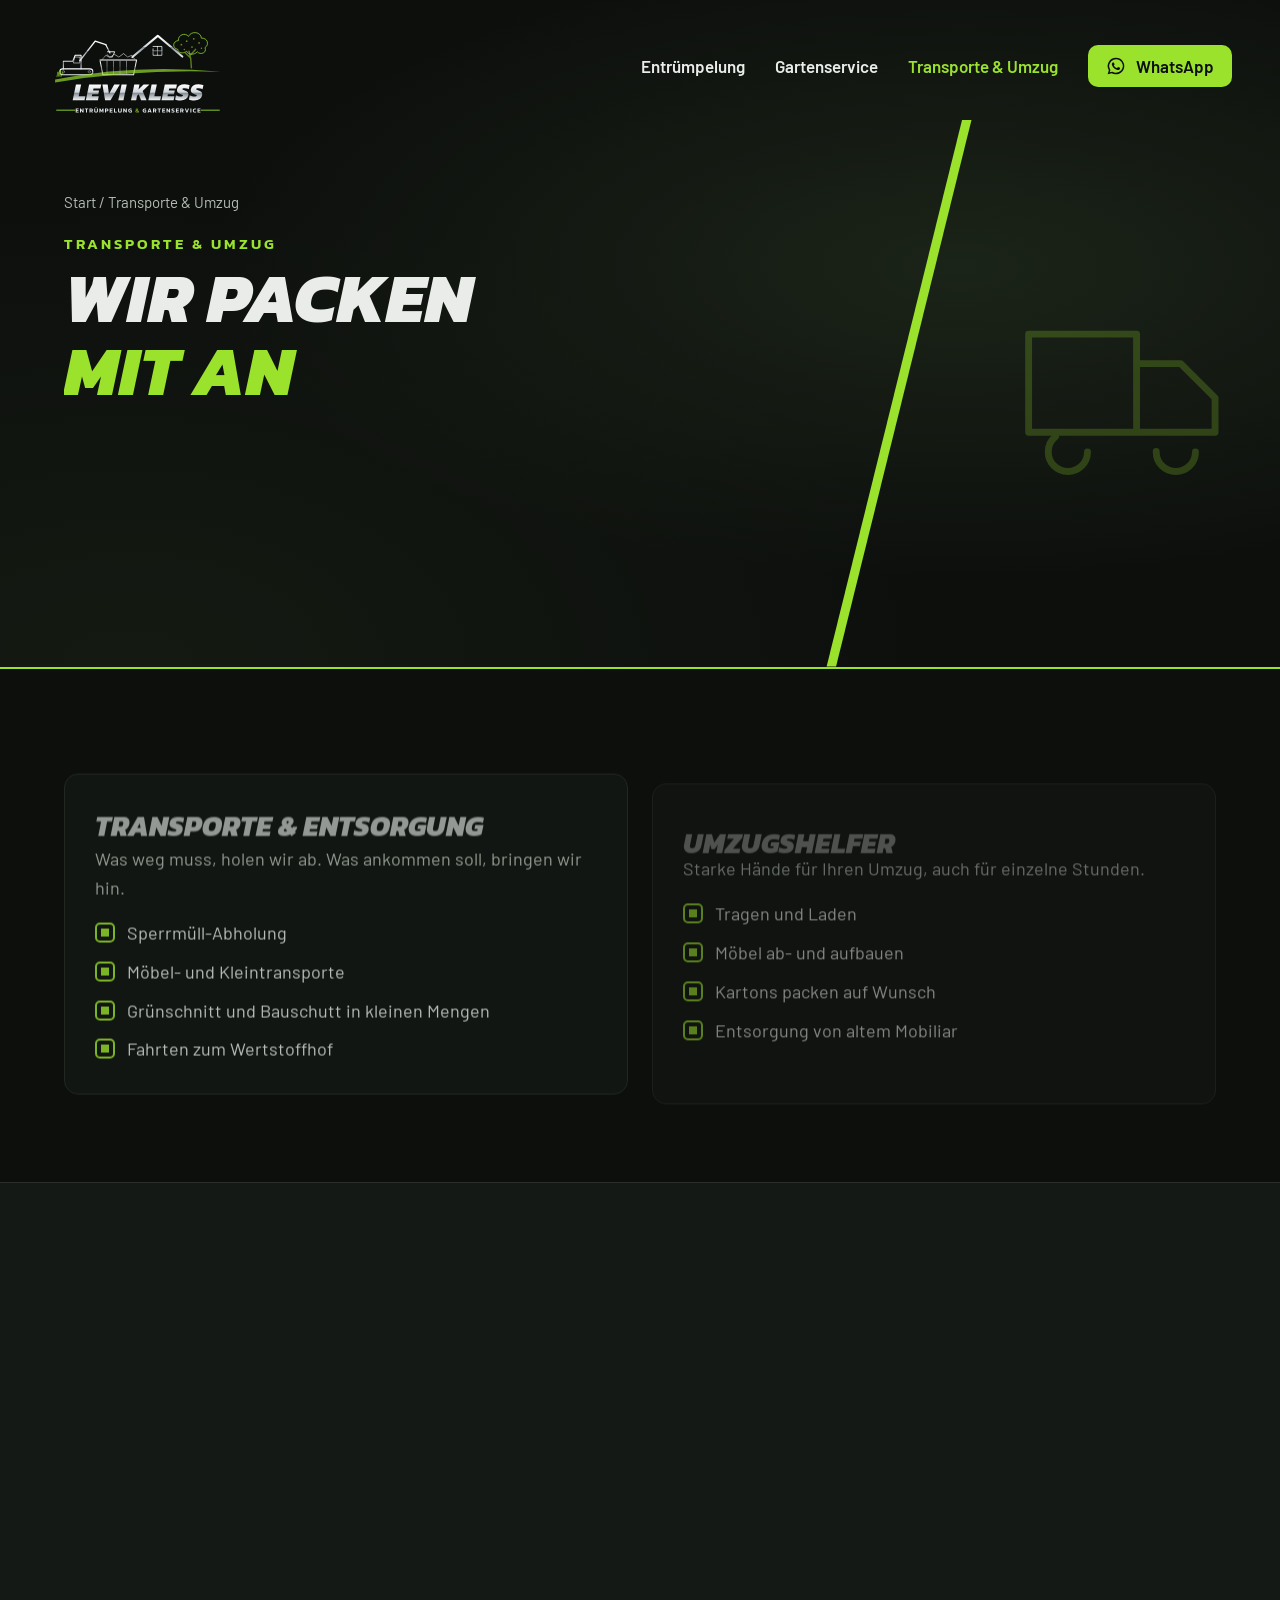
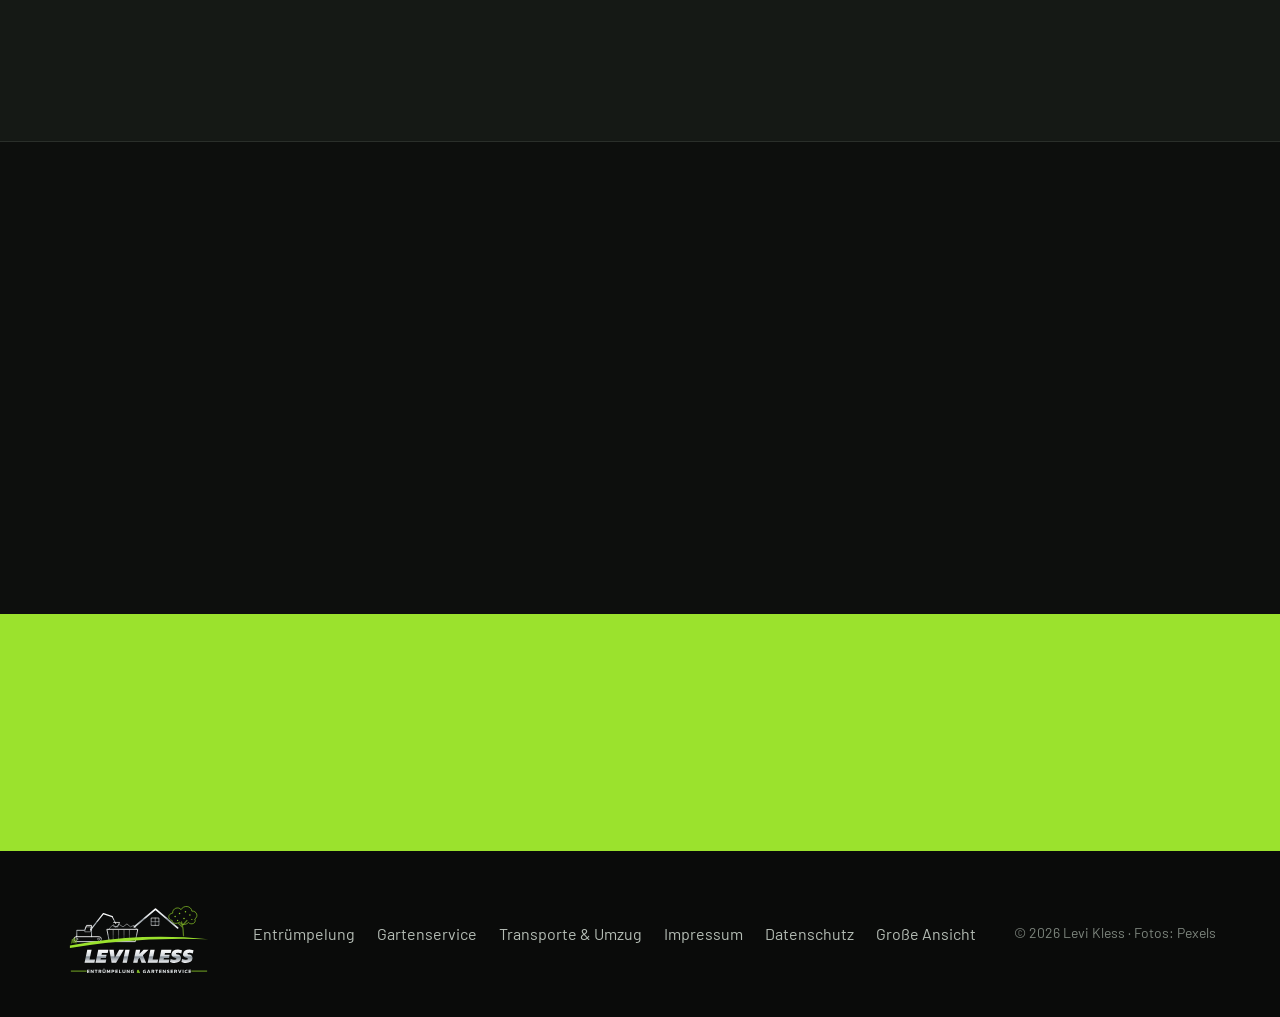
<file: handy/transporte-umzug.html>
<!doctype html>
<html lang="de">
<head>
<meta charset="utf-8">
<meta name="viewport" content="width=device-width, initial-scale=1">
<title>Transporte, Entsorgung &amp; Umzugshelfer im Allgäu | Levi Kless</title>
<meta name="description" content="Sperrmüll-Abholung, Möbeltransport, Grünschnitt-Abfuhr und Umzugshelfer. Schnell, zuverlässig, stark. 100 km rund um Bad Grönenbach.">
<meta name="robots" content="noindex">
<link rel="icon" href="img/logo.svg" type="image/svg+xml">
<link rel="stylesheet" href="css/style.css">
<script type="application/ld+json">{"@context": "https://schema.org", "@type": "FAQPage", "mainEntity": [{"@type": "Question", "name": "Kann ich nur Helfer ohne Fahrzeug buchen?", "acceptedAnswer": {"@type": "Answer", "text": "Ja. Wenn Sie schon einen Transporter haben, kommen wir einfach als Umzugshelfer dazu."}}, {"@type": "Question", "name": "Holen Sie auch einzelne Möbelstücke ab?", "acceptedAnswer": {"@type": "Answer", "text": "Ja, auch einzelne Stücke wie ein altes Sofa oder eine Waschmaschine."}}, {"@type": "Question", "name": "Wie wird abgerechnet?", "acceptedAnswer": {"@type": "Answer", "text": "Je nach Auftrag nach Festpreis oder nach Stunden. Den Preis nennen wir Ihnen vorher."}}, {"@type": "Question", "name": "Sind Sie auch kurzfristig verfügbar?", "acceptedAnswer": {"@type": "Answer", "text": "Oft ja. Schreiben Sie uns per WhatsApp, wann und wo Sie Hilfe brauchen."}}]}</script>
</head>
<body>


<header class="site-header">
  <div class="wrap">
    <a class="logo" href="index.html" aria-label="Levi Kless – Startseite"><svg class="logo-svg" viewBox="0 0 610 350" role="img" aria-label="Levi Kless Entrümpelung &amp; Gartenservice"><defs><linearGradient id="lk-ch" x1="0" y1="0" x2="0" y2="1"><stop offset="0" stop-color="#ffffff"/><stop offset=".48" stop-color="#d3d8dc"/><stop offset=".52" stop-color="#8a939a"/><stop offset="1" stop-color="#eef1f2"/></linearGradient>
<linearGradient id="lk-cht" x1="0" y1="0" x2="0" y2="1"><stop offset="0" stop-color="#ffffff"/><stop offset=".5" stop-color="#cfd5da"/><stop offset=".53" stop-color="#7f8890"/><stop offset="1" stop-color="#f2f4f5"/></linearGradient></defs><g id="art" fill="none" stroke="url(#lk-ch)" stroke-linecap="round" stroke-linejoin="round">
  <!-- excavator -->
  <rect x="40" y="186" width="112" height="20" rx="10" stroke-width="3.5"/>
  <circle cx="52" cy="196" r="4" stroke-width="2"/><circle cx="140" cy="196" r="4" stroke-width="2"/>
  <path d="M52 186 V160 H84 L92 140 H112 V186" stroke-width="3.5"/>
  <path d="M90 146 H108 V166 H86 Z" stroke-width="2"/>
  <path d="M108 158 L160 92 L196 104" stroke-width="5"/>
  <path d="M196 104 L210 132" stroke-width="4"/>
  <path d="M202 128 L226 128 L218 146 Q206 148 200 138" stroke-width="3"/>
  <!-- container -->
  <path d="M176 156 H300 L290 206 H186 Z" stroke-width="3.5"/>
  <path d="M200 160 V202 M222 160 V202 M244 160 V202 M266 160 V202" stroke-width="1.5"/>
  <path d="M182 156 L196 140 L210 148 L224 136 L240 146 L256 134 L270 146 L284 140 L296 156" stroke-width="2"/>
  <!-- house -->
  <path d="M286 146 L372 74 L462 150" stroke-width="7"/>
  <path d="M300 136 V150" stroke-width="3"/>
  <rect x="356" y="110" width="30" height="30" stroke-width="2.5"/><path d="M371 110 V140 M356 125 H386" stroke-width="2"/>
</g>
<!-- tree -->
<path d="M486 182 C486 160 482 140 478 126 M484 150 L466 132 M482 140 L500 120" fill="none" stroke="#5a7d1e" stroke-width="5" stroke-linecap="round"/>
<g fill="none" stroke="#9BE22D" stroke-width="2.5">
  <path d="M440 120 C420 116 422 92 442 90 C440 70 466 62 476 76 C486 56 518 60 520 82 C540 80 548 104 532 114 C540 132 516 140 506 128 C496 140 474 138 470 126 C458 136 440 132 440 120 Z"/>
</g>
<g fill="#9BE22D" opacity=".9">
  <circle cx="452" cy="104" r="3"/><circle cx="470" cy="92" r="3"/><circle cx="494" cy="84" r="3"/><circle cx="512" cy="98" r="3"/><circle cx="488" cy="112" r="3"/><circle cx="520" cy="116" r="2.5"/><circle cx="462" cy="120" r="2.5"/>
</g>
<!-- grass + swoosh -->
<path d="M24 222 Q300 168 586 196 Q300 186 24 232 Z" fill="#9BE22D"/>
<path d="M30 214 l4 -18 l3 16 l5 -22 l2 22 l6 -14 l-1 16" fill="none" stroke="#9BE22D" stroke-width="2" stroke-linejoin="round"/>
<path d="M83.528 292.0 94.68 239.192H112.31L103.946 278.552H126.578L123.79 292.0ZM128.152 292.0 139.304 239.192H180.386L177.68 252.23H154.228L152.752 258.954H173.17000000000002L170.382 272.32H149.964L148.488 278.962H171.94L169.234 292.0ZM193.44 292.0 184.338 239.192H202.214L206.478 271.336L224.436 239.192H243.37800000000001L211.89000000000001 292.0ZM238.146 292.0 249.298 239.192H266.928L255.776 292.0ZM281.228 292.0 292.38 239.192H310.01000000000005L306.48400000000004 255.92000000000002L323.786 239.192H343.71200000000005L320.834 261.004L334.036 292.0H315.34000000000003L307.632 272.156L301.892 277.486L298.858 292.0ZM340.038 292.0 351.19 239.192H368.82000000000005L360.456 278.552H383.088L380.3 292.0ZM384.66200000000003 292.0 395.814 239.192H436.8960000000001L434.19000000000005 252.23H410.73800000000006L409.26200000000006 258.954H429.68000000000006L426.89200000000005 272.32H406.47400000000005L404.99800000000005 278.962H428.45000000000005L425.744 292.0ZM448.884 292.82Q443.55400000000003 292.82 438.716 291.918Q433.87800000000004 291.016 430.762 289.376L433.714 275.6Q437.158 277.404 441.545 278.552Q445.932 279.7 449.786 279.7Q453.06600000000003 279.7 454.99300000000005 279.044Q456.92 278.388 457.24800000000005 276.584Q457.658 274.534 455.198 273.591Q452.738 272.648 447.982 270.926Q442.65200000000004 268.95799999999997 439.86400000000003 266.047Q437.076 263.136 437.076 258.544Q437.076 256.658 437.56800000000004 254.608Q439.372 246.07999999999998 445.645 242.226Q451.918 238.372 463.644 238.372Q466.432 238.372 469.50700000000006 238.741Q472.58200000000005 239.11 475.37 239.643Q478.158 240.176 480.04400000000004 240.832L477.09200000000004 254.69Q473.32000000000005 253.05 469.958 252.353Q466.596 251.656 463.726 251.656Q461.67600000000004 251.656 459.79 251.861Q457.904 252.066 456.71500000000003 252.763Q455.526 253.46 455.526 254.936Q455.526 256.248 457.45300000000003 256.945Q459.38000000000005 257.642 463.562 258.872Q470.53200000000004 260.922 473.197 264.366Q475.862 267.81 475.862 272.156Q475.862 274.288 475.37 276.502Q473.812 283.882 467.375 288.351Q460.93800000000005 292.82 448.884 292.82ZM495.64 292.82Q490.31 292.82 485.472 291.918Q480.634 291.016 477.518 289.376L480.46999999999997 275.6Q483.914 277.404 488.301 278.552Q492.688 279.7 496.542 279.7Q499.822 279.7 501.749 279.044Q503.676 278.388 504.004 276.584Q504.414 274.534 501.95399999999995 273.591Q499.49399999999997 272.648 494.738 270.926Q489.408 268.95799999999997 486.62 266.047Q483.832 263.136 483.832 258.544Q483.832 256.658 484.324 254.608Q486.128 246.07999999999998 492.40099999999995 242.226Q498.674 238.372 510.4 238.372Q513.188 238.372 516.2629999999999 238.741Q519.338 239.11 522.126 239.643Q524.914 240.176 526.8 240.832L523.848 254.69Q520.076 253.05 516.7139999999999 252.353Q513.352 251.656 510.48199999999997 251.656Q508.432 251.656 506.546 251.861Q504.65999999999997 252.066 503.471 252.763Q502.282 253.46 502.282 254.936Q502.282 256.248 504.209 256.945Q506.136 257.642 510.318 258.872Q517.288 260.922 519.953 264.366Q522.6179999999999 267.81 522.6179999999999 272.156Q522.6179999999999 274.288 522.126 276.502Q520.568 283.882 514.131 288.351Q507.694 292.82 495.64 292.82Z" fill="url(#lk-cht)" stroke="#0d0f0d" stroke-width="1.5" paint-order="stroke"/><path d="M28 326 H92 M518 326 H582" stroke="#9BE22D" stroke-width="3"/>
<path d="M93.84349999999998 334.0V320.476H103.81849999999999V323.08H97.22449999999998V325.915H103.04149999999998V328.561H97.22449999999998V331.396H103.81849999999999V334.0ZM108.43549999999998 334.0V320.476H111.33349999999997L117.08749999999998 328.561V320.476H120.48949999999998V334.0H117.57049999999998L111.81649999999998 325.936V334.0ZM128.76049999999998 334.0V323.08H124.79149999999997V320.476H136.11049999999997V323.08H132.14149999999998V334.0ZM140.62249999999997 334.0V320.476H147.38449999999997Q149.77849999999998 320.476 150.91249999999997 321.736Q152.04649999999998 322.996 152.04649999999998 325.117Q152.04649999999998 326.48199999999997 151.3535 327.51099999999997Q150.66049999999998 328.54 149.46349999999998 329.044Q149.75749999999996 329.275 149.93599999999998 329.5585Q150.11449999999996 329.842 150.32449999999997 330.346L151.92049999999998 334.0H148.39249999999998L146.88049999999998 330.556Q146.69149999999996 330.115 146.39749999999998 329.9155Q146.10349999999997 329.716 145.55749999999998 329.716H144.00349999999997V334.0ZM144.00349999999997 327.112H146.50249999999997Q147.48949999999996 327.112 148.04599999999996 326.61850000000004Q148.60249999999996 326.125 148.60249999999996 325.117Q148.60249999999996 323.08 146.6495 323.08H144.00349999999997ZM159.4775 319.006V316.717H161.9555V319.006ZM163.80349999999999 319.006V316.717H166.2815V319.006ZM162.87949999999998 334.21Q160.9895 334.21 159.593 333.601Q158.1965 332.992 157.43 331.795Q156.6635 330.598 156.6635 328.855V320.476H160.0445V328.54Q160.0445 329.947 160.77949999999998 330.64Q161.5145 331.333 162.87949999999998 331.333Q164.2445 331.333 164.97949999999997 330.64Q165.7145 329.947 165.7145 328.54V320.476H169.0955V328.855Q169.0955 330.598 168.329 331.795Q167.5625 332.992 166.166 333.601Q164.7695 334.21 162.87949999999998 334.21ZM174.1325 334.0V320.476H177.4715L181.1465 327.973L184.8005 320.476H188.11849999999998V334.0H184.73749999999998V326.23L182.07049999999998 331.69H180.2015L177.5135 326.23V334.0ZM193.2605 334.0V320.476H199.91750000000002Q201.5345 320.476 202.5845 321.1165Q203.6345 321.757 204.149 322.849Q204.6635 323.941 204.6635 325.306Q204.6635 326.692 204.0755 327.76300000000003Q203.4875 328.834 202.406 329.4325Q201.3245 330.031 199.83350000000002 330.031H196.6415V334.0ZM196.6415 327.427H199.07750000000001Q200.1485 327.427 200.68400000000003 326.839Q201.2195 326.251 201.2195 325.285Q201.2195 324.235 200.726 323.6575Q200.23250000000002 323.08 199.1825 323.08H196.6415ZM208.9865 334.0V320.476H218.9615V323.08H212.3675V325.915H218.1845V328.561H212.3675V331.396H218.9615V334.0ZM223.57850000000002 334.0V320.476H226.95950000000002V331.396H233.34350000000003V334.0ZM243.75650000000002 334.21Q241.86650000000003 334.21 240.47000000000003 333.601Q239.07350000000002 332.992 238.30700000000002 331.795Q237.54050000000004 330.598 237.54050000000004 328.855V320.476H240.92150000000004V328.54Q240.92150000000004 329.947 241.65650000000005 330.64Q242.39150000000004 331.333 243.75650000000002 331.333Q245.12150000000003 331.333 245.85650000000004 330.64Q246.59150000000002 329.947 246.59150000000002 328.54V320.476H249.97250000000003V328.855Q249.97250000000003 330.598 249.20600000000002 331.795Q248.43950000000004 332.992 247.04300000000003 333.601Q245.64650000000003 334.21 243.75650000000002 334.21ZM255.00950000000003 334.0V320.476H257.9075L263.66150000000005 328.561V320.476H267.06350000000003V334.0H264.14450000000005L258.39050000000003 325.936V334.0ZM278.94650000000007 334.21Q275.43950000000007 334.21 273.61250000000007 332.4355Q271.78550000000007 330.661 271.78550000000007 327.427Q271.78550000000007 324.046 273.6545000000001 322.156Q275.52350000000007 320.266 279.15650000000005 320.266Q280.3955000000001 320.266 281.3930000000001 320.413Q282.3905000000001 320.56 283.29350000000005 320.854V323.752Q282.3905000000001 323.416 281.4140000000001 323.28999999999996Q280.43750000000006 323.164 279.40850000000006 323.164Q277.22450000000003 323.164 276.2270000000001 324.20349999999996Q275.2295000000001 325.243 275.2295000000001 327.427Q275.2295000000001 329.422 276.1745000000001 330.37750000000005Q277.1195000000001 331.333 278.9675000000001 331.333Q280.18550000000005 331.333 281.23550000000006 330.997V328.435H278.3165000000001V326.314H284.07050000000004V333.013Q283.35650000000004 333.475 282.086 333.8425Q280.81550000000004 334.21 278.94650000000007 334.21ZM327.7805 334.21Q324.2735 334.21 322.4465 332.4355Q320.6195 330.661 320.6195 327.427Q320.6195 324.046 322.48850000000004 322.156Q324.3575 320.266 327.9905 320.266Q329.22950000000003 320.266 330.22700000000003 320.413Q331.22450000000003 320.56 332.1275 320.854V323.752Q331.22450000000003 323.416 330.24800000000005 323.28999999999996Q329.2715 323.164 328.2425 323.164Q326.0585 323.164 325.06100000000004 324.20349999999996Q324.06350000000003 325.243 324.06350000000003 327.427Q324.06350000000003 329.422 325.0085 330.37750000000005Q325.9535 331.333 327.80150000000003 331.333Q329.0195 331.333 330.0695 330.997V328.435H327.1505V326.314H332.9045V333.013Q332.1905 333.475 330.91999999999996 333.8425Q329.6495 334.21 327.7805 334.21ZM337.2065 334.0 342.3725 320.476H346.0265L351.1925 334.0H347.6645L346.4465 330.934H341.93149999999997L340.73449999999997 334.0ZM342.3935 328.435H345.98449999999997L344.1785 323.731ZM355.91450000000003 334.0V320.476H362.67650000000003Q365.0705 320.476 366.2045 321.736Q367.3385 322.996 367.3385 325.117Q367.3385 326.48199999999997 366.64549999999997 327.51099999999997Q365.9525 328.54 364.7555 329.044Q365.0495 329.275 365.228 329.5585Q365.4065 329.842 365.61650000000003 330.346L367.21250000000003 334.0H363.6845L362.1725 330.556Q361.9835 330.115 361.6895 329.9155Q361.3955 329.716 360.84950000000003 329.716H359.2955V334.0ZM359.2955 327.112H361.7945Q362.7815 327.112 363.33799999999997 326.61850000000004Q363.8945 326.125 363.8945 325.117Q363.8945 323.08 361.9415 323.08H359.2955ZM375.1895 334.0V323.08H371.2205V320.476H382.53950000000003V323.08H378.57050000000004V334.0ZM387.05150000000003 334.0V320.476H397.0265V323.08H390.4325V325.915H396.2495V328.561H390.4325V331.396H397.0265V334.0ZM401.6435 334.0V320.476H404.5415L410.2955 328.561V320.476H413.6975V334.0H410.7785L405.0245 325.936V334.0ZM423.1445 334.21Q421.8005 334.21 420.635 334.0105Q419.46950000000004 333.811 418.6295 333.433V330.556Q419.55350000000004 330.955 420.677 331.207Q421.8005 331.459 422.80850000000004 331.459Q424.06850000000003 331.459 424.688 331.228Q425.3075 330.997 425.3075 330.22Q425.3075 329.695 425.00300000000004 329.38Q424.6985 329.065 424.016 328.82349999999997Q423.3335 328.582 422.1575 328.246Q420.7715 327.826 419.9525 327.3115Q419.1335 326.797 418.77650000000006 326.062Q418.4195 325.327 418.4195 324.256Q418.4195 322.324 419.80550000000005 321.295Q421.1915 320.266 423.9005 320.266Q425.0765 320.266 426.1895 320.4445Q427.3025 320.623 427.9955 320.854V323.752Q427.09250000000003 323.395 426.17900000000003 323.227Q425.26550000000003 323.059 424.40450000000004 323.059Q423.2705 323.059 422.567 323.269Q421.86350000000004 323.479 421.86350000000004 324.235Q421.86350000000004 324.676 422.1155 324.9385Q422.3675 325.201 422.987 325.411Q423.60650000000004 325.621 424.6775 325.915Q426.3365 326.356 427.2185 326.9755Q428.1005 327.595 428.4365 328.4035Q428.77250000000004 329.212 428.77250000000004 330.22Q428.77250000000004 332.005 427.38650000000007 333.10749999999996Q426.00050000000005 334.21 423.1445 334.21ZM433.4945 334.0V320.476H443.4695V323.08H436.8755V325.915H442.6925V328.561H436.8755V331.396H443.4695V334.0ZM448.0865 334.0V320.476H454.8485Q457.24249999999995 320.476 458.37649999999996 321.736Q459.5105 322.996 459.5105 325.117Q459.5105 326.48199999999997 458.8175 327.51099999999997Q458.12449999999995 328.54 456.92749999999995 329.044Q457.2215 329.275 457.4 329.5585Q457.57849999999996 329.842 457.7885 330.346L459.3845 334.0H455.8565L454.3445 330.556Q454.15549999999996 330.115 453.8615 329.9155Q453.5675 329.716 453.02149999999995 329.716H451.4675V334.0ZM451.4675 327.112H453.9665Q454.95349999999996 327.112 455.51 326.61850000000004Q456.06649999999996 326.125 456.06649999999996 325.117Q456.06649999999996 323.08 454.1135 323.08H451.4675ZM468.9785 334.0 463.8125 320.476H467.34049999999996L470.7845 330.136L474.2495 320.476H477.7985L472.6325 334.0ZM482.5205 334.0V320.476H485.9015V334.0ZM497.8895 334.21Q494.3405 334.21 492.482 332.3935Q490.62350000000004 330.577 490.62350000000004 327.343Q490.62350000000004 323.962 492.44000000000005 322.11400000000003Q494.2565 320.266 497.86850000000004 320.266Q499.1075 320.266 500.08400000000006 320.45500000000004Q501.06050000000005 320.644 501.9635 320.959V323.92Q500.1365 323.164 498.12050000000005 323.164Q496.0205 323.164 495.04400000000004 324.172Q494.06750000000005 325.18 494.06750000000005 327.343Q494.06750000000005 329.401 495.09650000000005 330.367Q496.12550000000005 331.333 498.1625 331.333Q499.14950000000005 331.333 500.1155 331.1545Q501.0815 330.976 501.9845 330.598V333.58Q501.1025 333.874 500.1155 334.04200000000003Q499.12850000000003 334.21 497.8895 334.21ZM506.70650000000006 334.0V320.476H516.6815V323.08H510.08750000000003V325.915H515.9045V328.561H510.08750000000003V331.396H516.6815V334.0Z" fill="#e6eaec"/><path d="M306.8285 334.315 305.44250000000005 332.908Q303.84650000000005 334.21 301.0955 334.21Q298.7225 334.21 297.30500000000006 333.202Q295.88750000000005 332.194 295.88750000000005 330.514Q295.88750000000005 329.128 296.62250000000006 328.1725Q297.3575 327.217 298.7225 326.461Q298.05050000000006 325.789 297.65150000000006 325.13800000000003Q297.25250000000005 324.487 297.25250000000005 323.584Q297.25250000000005 322.114 298.3235000000001 321.19Q299.39450000000005 320.266 301.22150000000005 320.266Q303.04850000000005 320.266 304.13000000000005 321.169Q305.21150000000006 322.072 305.21150000000006 323.584Q305.21150000000006 324.613 304.7495 325.3795Q304.2875 326.146 303.36350000000004 326.86L305.58950000000004 329.149Q305.84150000000005 328.666 305.84150000000005 327.952V327.574H308.38250000000005V328.057Q308.38250000000005 328.876 308.13050000000004 329.653Q307.87850000000003 330.43 307.47950000000003 330.976L308.92850000000004 332.425ZM301.1795 325.495Q301.83050000000003 325.096 302.16650000000004 324.7285Q302.50250000000005 324.361 302.50250000000005 323.752Q302.50250000000005 323.206 302.19800000000004 322.8595Q301.8935 322.513 301.2635 322.513Q300.59150000000005 322.513 300.28700000000003 322.8805Q299.9825 323.248 299.9825 323.752Q299.9825 324.214 300.28700000000003 324.634Q300.59150000000005 325.054 301.1795 325.495ZM301.0955 331.9Q302.5445 331.9 303.38450000000006 331.102L300.80150000000003 328.456Q299.9825 328.813 299.5625 329.2645Q299.14250000000004 329.716 299.14250000000004 330.43Q299.14250000000004 331.144 299.68850000000003 331.522Q300.2345 331.9 301.0955 331.9Z" fill="#9BE22D"/><metadata></metadata></svg></a>
    <button class="menu-btn" aria-label="Menü öffnen" aria-expanded="false"><span></span><span></span><span></span></button>
    <nav class="nav">
      <a href="entruempelung.html">Entrümpelung</a>
      <a href="gartenservice.html">Gartenservice</a>
      <a href="transporte-umzug.html" aria-current="page">Transporte &amp; Umzug</a>
      <a class="btn btn-green" href="index.html#anfrage"><svg viewBox="0 0 24 24" fill="currentColor" aria-hidden="true"><path d="M12 2a10 10 0 0 0-8.6 15.1L2 22l5-1.3A10 10 0 1 0 12 2Zm0 18.2c-1.5 0-3-.4-4.2-1.2l-.3-.2-3 .8.8-2.9-.2-.3A8.2 8.2 0 1 1 12 20.2Zm4.5-6.1c-.2-.1-1.5-.7-1.7-.8-.2-.1-.4-.1-.6.1l-.8 1c-.1.2-.3.2-.5.1a6.7 6.7 0 0 1-3.3-2.9c-.3-.4.2-.4.7-1.3.1-.2 0-.3 0-.4l-.8-1.8c-.2-.5-.4-.4-.6-.4h-.5c-.2 0-.4.1-.6.3-.2.2-.8.8-.8 2s.9 2.3 1 2.5c.1.2 1.7 2.6 4.1 3.6 1.5.7 2.1.7 2.9.6.5-.1 1.5-.6 1.7-1.2.2-.6.2-1.1.1-1.2l-.4-.3Z"/></svg> WhatsApp</a>
    </nav>
  </div>
</header>

<main>
  <section class="page-hero">
    <div class="page-hero-deco" aria-hidden="true"><span class="deco-stripe"></span><svg viewBox="0 0 24 24" fill="none" stroke="currentColor" stroke-width="0.7" stroke-linecap="round" stroke-linejoin="round" aria-hidden="true"><path d="M2 6h11v10H2zM13 9h4.5l3.5 3.5V16h-8"/><circle cx="6" cy="18" r="2"/><circle cx="17" cy="18" r="2"/></svg></div>
    <div class="wrap">
      <p class="crumbs"><a href="index.html">Start</a> / Transporte &amp; Umzug</p>
      <p class="kicker">Transporte &amp; Umzug</p>
      <h1><span class="line"><span>Wir packen</span></span><span class="line"><span><em>mit an</em></span></span></h1>
      <p class="lead">Ob Sperrmüll, einzelne Möbel oder der ganze Umzug: Wir tragen, laden und bringen weg.</p>
      <div class="hero-actions">
        <a class="btn btn-green" href="index.html#anfrage"><svg viewBox="0 0 24 24" fill="currentColor" aria-hidden="true"><path d="M12 2a10 10 0 0 0-8.6 15.1L2 22l5-1.3A10 10 0 1 0 12 2Zm0 18.2c-1.5 0-3-.4-4.2-1.2l-.3-.2-3 .8.8-2.9-.2-.3A8.2 8.2 0 1 1 12 20.2Zm4.5-6.1c-.2-.1-1.5-.7-1.7-.8-.2-.1-.4-.1-.6.1l-.8 1c-.1.2-.3.2-.5.1a6.7 6.7 0 0 1-3.3-2.9c-.3-.4.2-.4.7-1.3.1-.2 0-.3 0-.4l-.8-1.8c-.2-.5-.4-.4-.6-.4h-.5c-.2 0-.4.1-.6.3-.2.2-.8.8-.8 2s.9 2.3 1 2.5c.1.2 1.7 2.6 4.1 3.6 1.5.7 2.1.7 2.9.6.5-.1 1.5-.6 1.7-1.2.2-.6.2-1.1.1-1.2l-.4-.3Z"/></svg> Anfrage per WhatsApp</a>
        <a class="btn btn-ghost" href="tel:+491603313379">0160 3313379</a>
      </div>
    </div>
  </section>

  <section class="section">
    <div class="wrap svc-grid">
      <div class="svc-block" id="transporte">
        <h2 class="h3">Transporte &amp; Entsorgung</h2>
        <p>Was weg muss, holen wir ab. Was ankommen soll, bringen wir hin.</p>
        <ul class="checks"><li>Sperrmüll-Abholung</li><li>Möbel- und Kleintransporte</li><li>Grünschnitt und Bauschutt in kleinen Mengen</li><li>Fahrten zum Wertstoffhof</li></ul>
      </div>
      <div class="svc-block" id="umzug">
        <h2 class="h3">Umzugshelfer</h2>
        <p>Starke Hände für Ihren Umzug, auch für einzelne Stunden.</p>
        <ul class="checks"><li>Tragen und Laden</li><li>Möbel ab- und aufbauen</li><li>Kartons packen auf Wunsch</li><li>Entsorgung von altem Mobiliar</li></ul>
      </div>
    </div>
  </section>

  <section class="section section-dark">
    <div class="wrap">
      <p class="kicker">Ablauf</p>
      <h2>So <em>einfach</em> geht's</h2>
      <ol class="steps"><li><b>1</b><h3>Nachricht senden</h3><p>Schreiben Sie uns per WhatsApp, gern mit ein paar Fotos. So können wir den Aufwand schon grob einschätzen.</p></li><li><b>2</b><h3>Besichtigung &amp; Preis</h3><p>Wir schauen uns alles vor Ort an und nennen Ihnen einen festen Preis.</p></li><li><b>3</b><h3>Wir legen los</h3><p>Zum vereinbarten Termin erledigen wir alles zügig und hinterlassen den Ort sauber.</p></li></ol>
    </div>
  </section>

  <section class="section">
    <div class="wrap faq">
      <div>
        <p class="kicker">Häufige Fragen</p>
        <h2>Gut zu <em>wissen</em></h2>
      </div>
      <div class="faq-list"><details><summary>Kann ich nur Helfer ohne Fahrzeug buchen?</summary><p>Ja. Wenn Sie schon einen Transporter haben, kommen wir einfach als Umzugshelfer dazu.</p></details><details><summary>Holen Sie auch einzelne Möbelstücke ab?</summary><p>Ja, auch einzelne Stücke wie ein altes Sofa oder eine Waschmaschine.</p></details><details><summary>Wie wird abgerechnet?</summary><p>Je nach Auftrag nach Festpreis oder nach Stunden. Den Preis nennen wir Ihnen vorher.</p></details><details><summary>Sind Sie auch kurzfristig verfügbar?</summary><p>Oft ja. Schreiben Sie uns per WhatsApp, wann und wo Sie Hilfe brauchen.</p></details></div>
    </div>
  </section>

  <section class="cta">
    <div class="wrap">
      <p class="script">Wir schaffen Platz. Wir schaffen Ordnung.</p>
      <a class="btn btn-green btn-cta" href="index.html#anfrage"><svg viewBox="0 0 24 24" fill="currentColor" aria-hidden="true"><path d="M12 2a10 10 0 0 0-8.6 15.1L2 22l5-1.3A10 10 0 1 0 12 2Zm0 18.2c-1.5 0-3-.4-4.2-1.2l-.3-.2-3 .8.8-2.9-.2-.3A8.2 8.2 0 1 1 12 20.2Zm4.5-6.1c-.2-.1-1.5-.7-1.7-.8-.2-.1-.4-.1-.6.1l-.8 1c-.1.2-.3.2-.5.1a6.7 6.7 0 0 1-3.3-2.9c-.3-.4.2-.4.7-1.3.1-.2 0-.3 0-.4l-.8-1.8c-.2-.5-.4-.4-.6-.4h-.5c-.2 0-.4.1-.6.3-.2.2-.8.8-.8 2s.9 2.3 1 2.5c.1.2 1.7 2.6 4.1 3.6 1.5.7 2.1.7 2.9.6.5-.1 1.5-.6 1.7-1.2.2-.6.2-1.1.1-1.2l-.4-.3Z"/></svg> Jetzt Termin per WhatsApp</a>
    </div>
  </section>
</main>

<footer class="site-footer">
  <div class="wrap">
    <img src="img/logo.svg" alt="Levi Kless" width="150" height="86">
    <nav>
      <a href="entruempelung.html">Entrümpelung</a>
      <a href="gartenservice.html">Gartenservice</a>
      <a href="transporte-umzug.html">Transporte &amp; Umzug</a>
      <a href="impressum.html">Impressum</a>
      <a href="datenschutz.html">Datenschutz</a>
      <a href="../?ansicht=foto">Große Ansicht</a>
    </nav>
    <p>© 2026 Levi Kless · Fotos: Pexels</p>
  </div>
</footer>

<script src="js/gsap.min.js"></script>
<script src="js/ScrollTrigger.min.js"></script>
<script src="js/main.js"></script>
<script src="js/animations.js"></script>
</body>
</html>
</file>
<file: css/site.css>
/* Idee: ganzflächige Fotos als Bühne (fixiert), Text läuft darüber. Foto-Wechsel per Scroll mit Überblendung, langsamer Zoom, Nebel, Staub, Glas-Karten.
   Ein dunkler Look (Levis Flyer) mit einem hellen Zwischenabschnitt wie im Referenzvideo. */
:root{
  --bg:#0b0d0b;
  --text:#f4f6ef;
  --muted:#b9c2b2;
  --green:#9BE22D;
  --cream:#eef0e4;
  --ink:#121512;
  --ink-2:#4d5547;
  --leaf:#3f6d12;
  --glass:rgba(255,255,255,.08);
  --glass-line:rgba(255,255,255,.2);
  --display:"Kanit","Arial Narrow",Arial,sans-serif;
  --body:"Barlow","Segoe UI",Arial,sans-serif;
  --script:"Kaushan Script","Segoe Script",cursive;
  --ease:cubic-bezier(.16,.8,.2,1);
  color-scheme:dark;
}
*{box-sizing:border-box}
html{scroll-behavior:smooth}
body{margin:0;background:var(--bg);color:var(--text);font:400 18px/1.55 var(--body);overflow-x:hidden}
a{color:inherit}
.gut{padding-left:max(20px,5.2vw,env(safe-area-inset-left,0px));padding-right:max(20px,5.2vw,env(safe-area-inset-right,0px))}

/* ---------- Bühne ---------- */
.stage{position:fixed;inset:0;z-index:0;overflow:hidden;background:var(--bg)}
.scene{position:absolute;inset:0}
.scene+.scene{visibility:hidden}
.scene img{position:absolute;left:-3%;top:-6%;width:106%;height:112%;object-fit:cover;will-change:transform;transform-origin:50% 50%}
.scene::after{content:"";position:absolute;inset:0;background:
  linear-gradient(90deg,rgba(11,13,11,.82) 0,rgba(11,13,11,.5) 34%,rgba(11,13,11,.05) 64%),
  linear-gradient(0deg,rgba(11,13,11,.7) 0,rgba(11,13,11,0) 38%),
  linear-gradient(180deg,rgba(11,13,11,.55) 0,rgba(11,13,11,0) 22%)}
.mist{position:absolute;inset:-20%;pointer-events:none;mix-blend-mode:screen;opacity:.5;
  background:radial-gradient(40% 30% at 30% 60%,rgba(200,215,190,.20),transparent 70%),radial-gradient(35% 28% at 75% 40%,rgba(190,210,180,.16),transparent 70%);
  animation:mist 40s ease-in-out infinite alternate}
.mist.m2{animation-duration:55s;animation-direction:alternate-reverse;opacity:.35;background:radial-gradient(45% 25% at 60% 70%,rgba(220,230,205,.18),transparent 70%),radial-gradient(30% 30% at 15% 30%,rgba(180,200,170,.14),transparent 70%)}
@keyframes mist{from{transform:translate3d(-4%,0,0) scale(1)}to{transform:translate3d(5%,-3%,0) scale(1.12)}}
.grain{position:fixed;inset:-50%;z-index:3;pointer-events:none;opacity:.07;mix-blend-mode:overlay;
  background-image:url("data:image/svg+xml;utf8,<svg xmlns='http://www.w3.org/2000/svg' width='160' height='160'><filter id='n'><feTurbulence type='fractalNoise' baseFrequency='.9' numOctaves='2' stitchTiles='stitch'/></filter><rect width='100%' height='100%' filter='url(%23n)'/></svg>");
  animation:grain 1.2s steps(6) infinite}
@keyframes grain{0%{transform:translate(0,0)}20%{transform:translate(-3%,2%)}40%{transform:translate(2%,-3%)}60%{transform:translate(-2%,-1%)}80%{transform:translate(3%,3%)}100%{transform:translate(0,0)}}
.curtain{position:fixed;inset:0;z-index:9;background:var(--bg);pointer-events:none;animation:curtain 1.8s var(--ease) .1s forwards}
@keyframes curtain{to{opacity:0;visibility:hidden}}



/* ---------- Anfrage-Formular (letzte Szene) ---------- */
.kpanel{padding-block:136px 34px}
.kgrid{display:grid;grid-template-columns:minmax(0,1fr) minmax(0,520px);gap:clamp(28px,5vw,80px);align-items:center;width:100%}
.kgrid .col{padding-block:0}
.kform{display:grid;gap:12px;padding:18px 22px 16px;border-radius:20px;background:rgba(14,17,14,.55)}
.kform fieldset{border:0;margin:0;padding:0;min-width:0}
.kform legend,.kform label{font:600 14px/1.2 var(--body);color:var(--text);letter-spacing:.02em}
.kform legend{margin-bottom:9px}
.kform label{display:grid;gap:6px}
.kform input[type=text],.kform textarea{width:100%;box-sizing:border-box;background:rgba(255,255,255,.08);border:1px solid var(--glass-line);border-radius:10px;color:var(--text);font:400 16px/1.3 var(--body);padding:11px 13px;transition:border-color .25s,background .25s;resize:vertical}
.kform input::placeholder,.kform textarea::placeholder{color:rgba(240,243,235,.42)}
.kform input:focus,.kform textarea:focus{outline:none;border-color:var(--green);background:rgba(255,255,255,.12)}
.frow{display:grid;grid-template-columns:1fr 1fr;gap:12px}
.fchips{display:flex;flex-wrap:wrap;gap:7px}
.fchip{position:relative}
.fchip input{position:absolute;opacity:0;pointer-events:none}
.fchip span{display:inline-block;padding:8px 13px;border:1px solid var(--glass-line);border-radius:999px;font:500 14px/1 var(--body);color:var(--muted);cursor:pointer;transition:background .25s,color .25s,border-color .25s,transform .25s}
.fchip span:hover{border-color:rgba(255,255,255,.45);color:var(--text)}
.fchip input:checked+span{background:var(--green);border-color:var(--green);color:#0b0d0b;font-weight:600}
.fchip input:focus-visible+span{outline:2px solid #fff;outline-offset:2px}
.fsend{justify-content:center;border:0;cursor:pointer;width:100%;padding:16px 20px}
.ferr{margin:0;color:#ff9a8a;font-size:15px}
.fhint{margin:0;font-size:12.5px;line-height:1.45;color:var(--muted);opacity:.85}
@media (max-width:899px){
  .kgrid{grid-template-columns:1fr;align-items:start}
  .kpanel{align-items:flex-start;padding-block:96px 48px}
  .kgrid .col{padding-top:0;padding-bottom:0}
  .frow{grid-template-columns:1fr}
}

/* ---------- Neue Bewegung (statt Staub) ---------- */
.kb{position:absolute;inset:0;animation:kb 28s ease-in-out infinite alternate;will-change:transform}
.scene:nth-child(2n) .kb{animation-direction:alternate-reverse;animation-duration:32s}
@keyframes kb{from{transform:scale(1) translate3d(-1.2%,.6%,0)}to{transform:scale(1.05) translate3d(1.2%,-.8%,0)}}
.sheen{position:absolute;inset:-10% -40%;pointer-events:none;mix-blend-mode:screen;
  background:linear-gradient(104deg,transparent 43%,rgba(255,255,255,.07) 47%,rgba(220,255,160,.16) 50%,rgba(255,255,255,.07) 53%,transparent 57%);animation:sheen 11s cubic-bezier(.5,0,.3,1) infinite}
@keyframes sheen{0%,25%{transform:translateX(-55%)}75%,100%{transform:translateX(55%)}}
.rays{position:absolute;right:-15%;top:-35%;width:95%;height:130%;pointer-events:none;mix-blend-mode:screen;
  background:repeating-conic-gradient(from 190deg at 82% 14%,rgba(255,238,190,0) 0 3deg,rgba(255,238,190,.11) 4.5deg 6.5deg,rgba(255,238,190,0) 8deg 12deg);
  -webkit-mask-image:radial-gradient(75% 75% at 82% 14%,#000 0,transparent 78%);mask-image:radial-gradient(75% 75% at 82% 14%,#000 0,transparent 78%);
  animation:rays 16s ease-in-out infinite alternate}
@keyframes rays{from{transform:rotate(-2.5deg);opacity:.3}to{transform:rotate(3deg);opacity:.75}}
.cut{position:absolute;inset:0;width:100%;height:100%;pointer-events:none;overflow:hidden}
.cband{fill:var(--green);opacity:0}
.cglow{fill:rgba(155,226,45,.18);opacity:0}
.cthin{stroke:#f3ffd9;stroke-width:2;opacity:0}
.imw{display:block;overflow:hidden;border-radius:12px}
.card-link .im{border-radius:0;transform:scale(1.02);animation:cardzoom 14s ease-in-out infinite alternate;transition:filter .5s}
.card-link:nth-of-type(2) .im{animation-delay:-7s}
.card-link:hover .im{animation-play-state:paused;transform:scale(1.14);filter:saturate(1.15) brightness(1.06)}
@keyframes cardzoom{from{transform:scale(1.02) translate3d(-1.5%,0,0)}to{transform:scale(1.12) translate3d(1.5%,-1%,0)}}
/* Logo in der Kopfzeile */
.brand{display:block;line-height:0}
.logo-svg{width:168px;height:auto;display:block;overflow:visible}
.brand:hover .logo-svg{filter:drop-shadow(0 0 10px rgba(155,226,45,.35))}
.onlight .logo-svg #art{stroke:#222922}
.onlight .logo-svg path[fill^="url"]{fill:#222922}
.logo-svg #art,.logo-svg path[fill^="url"]{transition:stroke .4s,fill .4s}
@media (max-width:620px){.logo-svg{width:112px}}

/* ---------- Kopf ---------- */
.top{position:fixed;left:0;right:0;top:0;z-index:6;display:flex;align-items:center;justify-content:space-between;gap:12px;
  padding-top:calc(env(safe-area-inset-top,0px) + 14px);padding-bottom:30px;background:linear-gradient(rgba(11,13,11,.78),rgba(11,13,11,0));transition:color .4s}
.top *{transition:color .4s,background .4s,border-color .4s}
.onlight .top{background:linear-gradient(rgba(238,240,228,.92),rgba(238,240,228,0))}
.onlight .pill{background:rgba(18,21,18,.05);border-color:rgba(18,21,18,.2)}
.onlight .pill a:not(.go){color:var(--ink-2)}
.onlight .pill a:not(.go):hover{color:var(--ink);background:rgba(18,21,18,.06)}
.brand{text-decoration:none}
.pill{display:flex;gap:2px;align-items:center;padding:5px;border-radius:999px;background:var(--glass);border:1px solid var(--glass-line);
  backdrop-filter:blur(16px) saturate(1.3);-webkit-backdrop-filter:blur(16px) saturate(1.3)}
.pill a{font:500 14px/1 var(--body);letter-spacing:.04em;text-decoration:none;padding:10px 14px;border-radius:999px;color:var(--muted);transition:background .3s,color .3s}
.pill a:hover{color:var(--text);background:rgba(255,255,255,.1)}
.pill a.go{background:var(--green);color:#0b0d0b;font-weight:600}
.pill a.go:hover{filter:brightness(1.08);background:var(--green);color:#0b0d0b}
.tag{display:none}
.bar{position:fixed;left:0;top:0;height:2px;width:0;background:var(--green);z-index:8}

/* ---------- Inhalt ---------- */
main{position:relative;z-index:4}
.panel{min-height:100vh;display:flex;align-items:center}
.panel.hero{min-height:112vh}
.col{width:min(560px,100%);padding-block:110px 60px}
.kicker{display:inline-flex;align-items:center;gap:10px;font:600 12.5px/1 var(--body);letter-spacing:.22em;text-transform:uppercase;color:var(--green);margin:0 0 20px}
.kicker::before{content:"";width:26px;height:1px;background:var(--green)}
h1,h2{font:italic 800 clamp(38px,5.1vw,68px)/1 var(--display);text-transform:uppercase;margin:0 0 22px;text-wrap:balance;letter-spacing:-.005em}
h2{font-size:clamp(34px,4.4vw,56px)}
.script{font:400 clamp(26px,3.4vw,38px)/1.2 var(--script);color:var(--green);margin:0 0 22px}
.lead{color:var(--muted);margin:0 0 30px;max-width:46ch;font-size:19px}
.row{display:flex;flex-wrap:wrap;gap:12px;align-items:center}
.btn{display:inline-flex;align-items:center;gap:10px;background:var(--green);color:#0b0d0b;font:italic 800 17px/1 var(--display);text-transform:uppercase;letter-spacing:.03em;
  padding:16px 24px;text-decoration:none;clip-path:polygon(9px 0,100% 0,calc(100% - 9px) 100%,0 100%);transition:transform .4s var(--ease),filter .3s}
.btn:hover{transform:translateY(-2px);filter:brightness(1.08)}
.btn:focus-visible,.pill a:focus-visible,.card-link:focus-visible{outline:3px solid #fff;outline-offset:3px}
.ghost{display:inline-flex;align-items:center;gap:10px;padding:15px 22px;border-radius:999px;text-decoration:none;font:500 15px/1 var(--body);letter-spacing:.04em;
  background:var(--glass);border:1px solid var(--glass-line);backdrop-filter:blur(14px);-webkit-backdrop-filter:blur(14px);transition:background .3s,transform .4s var(--ease)}
.ghost:hover{background:rgba(255,255,255,.16);transform:translateY(-2px)}

.glass{background:var(--glass);border:1px solid var(--glass-line);border-radius:18px;backdrop-filter:blur(18px) saturate(1.3);-webkit-backdrop-filter:blur(18px) saturate(1.3)}
.cards{list-style:none;margin:0;padding:0;display:grid;gap:12px}
.cards li{padding:16px 20px}
.cards b{display:block;font:italic 600 21px/1.2 var(--display);text-transform:uppercase}
.cards div span{color:var(--muted);font-size:16px}

/* Hero: rechts zwei Glas-Karten wie im Referenzvideo */
.side{position:absolute;right:max(20px,5.2vw,env(safe-area-inset-right,0px));top:96px;width:min(300px,30vw);display:grid;gap:12px;z-index:5}
.chips{display:flex;gap:8px;flex-wrap:wrap;justify-content:flex-end}
.chip{padding:8px 12px;border-radius:999px;font:500 12.5px/1 var(--body);letter-spacing:.05em;color:var(--muted)}
.chip b{color:var(--text);font-weight:600}
.card-link{display:block;padding:10px;text-decoration:none;transition:transform .5s var(--ease),background .3s}
.card-link:hover{transform:translateY(-3px);background:rgba(255,255,255,.14)}
.card-link .im{display:block;width:100%;aspect-ratio:16/9;object-fit:cover;border-radius:12px}
.card-link small{display:block;margin:10px 4px 0;font:600 11px/1 var(--body);letter-spacing:.18em;text-transform:uppercase;color:var(--green)}
.card-link strong{display:flex;justify-content:space-between;align-items:center;margin:6px 4px 2px;font:italic 600 19px/1.2 var(--display);text-transform:uppercase}
.card-link i{display:grid;place-items:center;width:30px;height:30px;border-radius:50%;background:rgba(255,255,255,.14);font-style:normal;font-size:14px}

/* Heller Zwischenabschnitt */
.light{position:relative;z-index:4;background:var(--cream);color:var(--ink);padding-block:clamp(90px,14vh,150px)}
.light .wrap{display:grid;grid-template-columns:1fr 1fr;gap:6vw;align-items:center;max-width:1180px;margin:0 auto}
.light .kicker{color:var(--leaf)}.light .kicker::before{background:var(--leaf)}
.light h2{color:var(--ink)}
.steps{list-style:none;margin:0;padding:0}
.steps li{display:grid;grid-template-columns:42px 1fr;gap:14px;padding:20px 0;border-top:1px solid rgba(18,21,18,.16)}
.steps li:last-child{border-bottom:1px solid rgba(18,21,18,.16)}
.steps em{font:italic 800 30px/1 var(--display);color:var(--leaf)}
.steps b{display:block;font:italic 600 22px/1.2 var(--display);text-transform:uppercase}
.steps span{color:var(--ink-2);font-size:17px}
.big{white-space:nowrap;font:italic 800 clamp(80px,10vw,150px)/.85 var(--display);color:transparent;-webkit-text-stroke:2px rgba(18,21,18,.85);text-transform:uppercase;letter-spacing:-.02em}
.big small{display:block;white-space:normal;font:600 14px/1.4 var(--body);letter-spacing:.2em;color:var(--ink-2);-webkit-text-stroke:0;margin-top:18px;text-transform:uppercase}
.facts{margin:28px 0 0;padding:0;list-style:none;color:var(--muted);font-size:16.5px;display:grid;gap:5px}
.facts b{color:var(--text);font-weight:600}
.note{margin-top:34px;font-size:13px;color:var(--muted);opacity:.85}

/* ---------- Weiches Erscheinen ---------- */
.js .rv{opacity:0;transform:translateY(34px);filter:blur(8px);transition:opacity 1.1s var(--ease) var(--d,0s),transform 1.2s var(--ease) var(--d,0s),filter 1.1s var(--ease) var(--d,0s)}
.js .rv.in{opacity:1;transform:none;filter:none}
.w{display:inline-block;overflow:hidden;vertical-align:top;padding:0 .04em .1em 0;margin-bottom:-.1em}
.w>span{display:inline-block}
.js .w>span{transform:translateY(112%);transition:transform 1.15s var(--ease) calc(var(--d,0s) + var(--i,0) * .08s)}
.js .in .w>span,.js .w.in>span{transform:none}
.js .script.rv{filter:none;transform:none;opacity:1}
.sw{display:inline-block}
.js .sw{clip-path:inset(-20% 100% -20% 0);transition:clip-path 2s cubic-bezier(.5,0,.2,1) var(--d,.5s);padding:0 .1em}
.js .script.in .sw{clip-path:inset(-20% 0 -20% 0)}

@media (max-width:980px){
  .side{display:none}
  .pill a:not(.go){display:none}
  .light .wrap{grid-template-columns:1fr}
  .big{font-size:clamp(44px,16.5vw,150px)}
  .light .wrap>*{min-width:0}
}
@media (max-width:899px){
  .scene::after{background:linear-gradient(0deg,rgba(11,13,11,.94) 0,rgba(11,13,11,.7) 40%,rgba(11,13,11,.12) 70%),linear-gradient(180deg,rgba(11,13,11,.55) 0,rgba(11,13,11,0) 20%)}
  .panel{align-items:flex-end}
  .col{padding-top:46vh;padding-bottom:50px}
  .col>*{text-shadow:0 2px 16px rgba(11,13,11,.85)}
}
@media (prefers-reduced-motion:reduce){
  html{scroll-behavior:auto}
  .mist,.grain,.curtain,.kb,.sheen,.rays,.card-link .im{animation:none}.cards li:hover svg{animation:none}.curtain{display:none}
  .js .rv,.js .w>span,.js .sw{transition:none;transform:none;opacity:1;filter:none;clip-path:none}
}

/* Icons in den Karten (wie auf der 2D-Seite) */
.cards li{display:grid;grid-template-columns:52px 1fr;gap:16px;align-items:center}
.card-icon{width:52px;height:52px;border:2px solid var(--green);border-radius:11px;display:grid;place-items:center;color:var(--green);transition:background .25s}
.card-icon svg{width:28px;height:28px}
.cards li:hover .card-icon{background:rgba(155,226,45,.14)}
@keyframes ic-lid{0%,100%{transform:none}40%{transform:translateY(-3px) rotate(-6deg)}}
@keyframes ic-sway{0%,100%{transform:rotate(0)}30%{transform:rotate(-7deg)}70%{transform:rotate(5deg)}}
@keyframes ic-drive{0%{transform:translateX(0)}45%{transform:translateX(7px);opacity:1}46%{transform:translateX(-7px);opacity:0}60%{opacity:1}100%{transform:translateX(0)}}
@keyframes ic-snip{0%,100%{transform:scaleX(1)}25%,75%{transform:scaleX(.8)}50%{transform:scaleX(1.05)}}
@keyframes ic-bounce{0%,100%{transform:translateY(0)}30%{transform:translateY(-6px)}55%{transform:translateY(0)}75%{transform:translateY(-2px)}}
.cards li:hover .ic-bin svg{animation:ic-lid .7s ease}
.cards li:hover .ic-tree svg{animation:ic-sway .9s ease;transform-origin:50% 90%}
.cards li:hover .ic-mower svg,.cards li:hover .ic-truck svg{animation:ic-drive .8s ease}
.cards li:hover .ic-shears svg{animation:ic-snip .6s ease}
.cards li:hover .ic-box svg{animation:ic-bounce .7s ease}

/* ===== Schriften (lokal, SIL OFL, keine Google-Server) ===== */
@font-face{font-family:"Kanit";font-style:italic;font-weight:600;font-display:swap;src:url(../fonts/kanit-latin-600-italic.woff2) format("woff2")}
@font-face{font-family:"Kanit";font-style:italic;font-weight:800;font-display:swap;src:url(../fonts/kanit-latin-800-italic.woff2) format("woff2")}
@font-face{font-family:"Barlow";font-weight:400;font-display:swap;src:url(../fonts/barlow-latin-400-normal.woff2) format("woff2")}
@font-face{font-family:"Barlow";font-weight:500;font-display:swap;src:url(../fonts/barlow-latin-500-normal.woff2) format("woff2")}
@font-face{font-family:"Barlow";font-weight:600;font-display:swap;src:url(../fonts/barlow-latin-600-normal.woff2) format("woff2")}
@font-face{font-family:"Kaushan Script";font-weight:400;font-display:swap;src:url(../fonts/kaushanscript-400-latin.woff2) format("woff2")}

/* ===== Menü auf dem Handy ===== */
.hdr-r{display:flex;align-items:center;gap:10px}
.burger{display:none;position:relative;width:46px;height:46px;padding:0;border-radius:50%;border:1px solid var(--glass-line);background:var(--glass);color:var(--text);cursor:pointer;
  backdrop-filter:blur(14px);-webkit-backdrop-filter:blur(14px)}
.burger span{position:absolute;left:14px;right:14px;height:2px;border-radius:2px;background:currentColor;transition:transform .35s var(--ease),opacity .2s}
.burger span:nth-child(1){top:16px}.burger span:nth-child(2){top:22px}.burger span:nth-child(3){top:28px}
.menu-open .burger span:nth-child(1){transform:translateY(6px) rotate(45deg)}
.menu-open .burger span:nth-child(2){opacity:0}
.menu-open .burger span:nth-child(3){transform:translateY(-6px) rotate(-45deg)}
.burger:focus-visible{outline:3px solid #fff;outline-offset:3px}
.drawer{position:fixed;inset:0;z-index:5;display:flex;flex-direction:column;justify-content:center;gap:4px;
  padding:100px max(24px,env(safe-area-inset-right,0px)) 40px max(24px,env(safe-area-inset-left,0px));background:rgba(11,13,11,.97);
  transform:translateY(-100%);visibility:hidden;transition:transform .5s var(--ease),visibility 0s .5s}
.menu-open .drawer{transform:none;visibility:visible;transition:transform .5s var(--ease)}
.menu-open{overflow:hidden}
.drawer a{font:italic 800 clamp(30px,8vw,44px)/1.2 var(--display);text-transform:uppercase;text-decoration:none;color:var(--text);padding:8px 0;border-bottom:1px solid rgba(255,255,255,.1)}
.drawer a.go{color:var(--green);border-bottom:0}
@media (max-width:980px){.burger{display:block}}
@media (min-width:981px){.drawer{display:none}}

/* ===== Zahlen ===== */
.rcol{min-width:0}
.stats{display:flex;flex-wrap:wrap;gap:12px 40px;margin-top:34px}
.stats b{display:block;font:italic 800 clamp(30px,3.4vw,44px)/1 var(--display);color:var(--ink);text-transform:uppercase}
.stats b .count{color:var(--leaf)}
.stats div>span{display:block;margin-top:6px;font:600 12.5px/1.4 var(--body);letter-spacing:.16em;text-transform:uppercase;color:var(--ink-2)}

/* ===== Mehr-Links und FAQ ===== */
.more{display:inline-flex;margin-top:18px;font:500 15px/1 var(--body);letter-spacing:.04em;color:var(--green);text-decoration:none;border-bottom:1px solid rgba(155,226,45,.4);padding-bottom:4px;transition:border-color .3s}
.more:hover{border-color:var(--green)}
.col.wide{width:min(1120px,100%)}
.faq{display:grid;grid-template-columns:minmax(0,.8fr) minmax(0,1.2fr);gap:clamp(28px,5vw,80px);align-items:start}
.faq h2{margin-bottom:0}
.faq-list{display:grid;gap:10px}
.faq-list details{background:rgba(12,15,12,.62);border:1px solid var(--glass-line);border-radius:16px;padding:0 20px;backdrop-filter:blur(14px);-webkit-backdrop-filter:blur(14px);transition:background .3s}
.faq-list details[open]{background:rgba(12,15,12,.78)}
.faq-list summary{list-style:none;cursor:pointer;position:relative;padding:18px 38px 18px 0;font:italic 600 19px/1.25 var(--display);text-transform:uppercase}
.faq-list summary::-webkit-details-marker{display:none}
.faq-list summary::after{content:"+";position:absolute;right:0;top:50%;transform:translateY(-50%);font:300 30px/1 var(--body);color:var(--green);transition:transform .3s}
.faq-list details[open] summary::after{transform:translateY(-50%) rotate(45deg)}
.faq-list summary:focus-visible{outline:3px solid #fff;outline-offset:3px;border-radius:8px}
.faq-list p{margin:0 0 18px;color:var(--muted);font-size:17px}
@media (max-width:899px){.faq{grid-template-columns:1fr}.faq-list summary{font-size:17px}}

/* ===== Fußzeile ===== */
.foot{position:relative;z-index:4;background:rgba(8,10,8,.94);border-top:1px solid var(--glass-line);padding-block:44px calc(36px + env(safe-area-inset-bottom,0px))}
.foot-in{display:flex;flex-wrap:wrap;gap:26px 48px;align-items:center;justify-content:space-between;max-width:1180px;margin:0 auto}
.foot img{width:130px;height:auto;display:block}
.foot nav{display:flex;flex-wrap:wrap;gap:10px 26px}
.foot a{color:var(--muted);text-decoration:none;font:500 15px/1 var(--body);letter-spacing:.03em;transition:color .3s}
.foot a:hover{color:var(--green)}
.foot a:focus-visible{outline:2px solid #fff;outline-offset:3px}
.foot p{margin:0;flex-basis:100%;font-size:13.5px;color:var(--muted);opacity:.8}

/* ===== Rechtliche Seiten ===== */
body.legalpage{background:radial-gradient(ellipse 70% 40% at 80% 0,#1b2518 0,transparent 70%),var(--bg)}
.legal-hero{position:relative;z-index:4;padding-top:170px;padding-bottom:30px}
.legal-hero .lwrap,.legal .lwrap{max-width:820px;margin:0 auto}
.legal-hero .crumbs{margin:0 0 14px;font:500 14px/1 var(--body);letter-spacing:.04em;color:var(--muted)}
.legal-hero .crumbs a{color:var(--green);text-decoration:none}
.legal-hero h1{margin:0;padding-bottom:22px;border-bottom:2px solid var(--green)}
.legal{position:relative;z-index:4;padding-block:34px 90px}
.legal h2{font:italic 600 22px/1.3 var(--display);text-transform:none;letter-spacing:0;margin:38px 0 10px;color:var(--text)}
.legal h2:first-child{margin-top:0}
.legal p{color:var(--muted);margin:0 0 14px;font-size:17px}
.legal a{color:var(--green)}
@media (max-width:899px){.legal-hero{padding-top:130px}}
@media (prefers-reduced-motion:reduce){.drawer,.burger span{transition:none}}
.onlight .burger{color:var(--ink);border-color:rgba(18,21,18,.2);background:rgba(18,21,18,.05)}

/* ===== Handy-Optimierung (weniger GPU-Last, größere Tippflächen) ===== */
.scene[style*="hidden"] .kb{animation-play-state:paused;will-change:auto}
.scene[style*="hidden"] img{will-change:auto}
@supports (min-height:100svh){.panel{min-height:100svh}.panel.hero{min-height:112svh}}
@media (max-width:899px),(pointer:coarse){
  .grain,.rays,.sheen,.mist{display:none}
  .glass,.pill,.burger,.ghost,.faq-list details,.kform,.chip,.card-link{backdrop-filter:none;-webkit-backdrop-filter:none}
  .glass{background:rgba(14,17,14,.66)}
  .pill,.burger{background:rgba(14,17,14,.62)}
  .ghost{background:rgba(14,17,14,.6)}
  .kform{background:rgba(14,17,14,.8)}
  .faq-list details,.faq-list details[open]{background:rgba(14,17,14,.82)}
  .onlight .pill,.onlight .burger{background:rgba(18,21,18,.06)}
  .col>*{text-shadow:0 1px 8px rgba(11,13,11,.8)}
  .kb{animation-duration:40s}
  .fchip span{padding:11px 14px;min-height:40px;display:inline-flex;align-items:center}
  .kform input[type=text],.kform textarea{padding:13px 14px}
  .faq-list summary{min-height:48px;display:flex;align-items:center}
  .drawer a{min-height:48px}
}
@media (max-width:899px) and (orientation:landscape){
  .panel,.panel.hero{min-height:auto}
  .col{padding-block:110px 40px;padding-top:110px}
  .kpanel{padding-block:110px 40px}
}

/* ===== Ruckel-Fix (2026-11-21): weniger und kleinere GPU-Ebenen, kein Blend-Modus ===== */
.kb{animation:none!important;will-change:auto!important}
.grain{inset:0;animation:none;mix-blend-mode:normal;opacity:.045}
.mist{inset:-8%;mix-blend-mode:normal;opacity:.32;animation-duration:70s}
.mist.m2{display:none}
.sheen{inset:0;mix-blend-mode:normal;
  background:linear-gradient(104deg,transparent 43%,rgba(255,255,255,.05) 47%,rgba(220,255,160,.11) 50%,rgba(255,255,255,.05) 53%,transparent 57%)}
.rays{right:-8%;top:-20%;width:80%;height:110%;mix-blend-mode:normal}
.glass,.pill,.kform{backdrop-filter:blur(10px);-webkit-backdrop-filter:blur(10px)}
.ghost,.burger,.chip{backdrop-filter:blur(8px);-webkit-backdrop-filter:blur(8px)}
.faq-list details{backdrop-filter:none;-webkit-backdrop-filter:none;background:rgba(12,15,12,.74)}
.faq-list details[open]{background:rgba(12,15,12,.84)}
.grain,.mist{display:none}
@media (max-width:380px){.pill{display:none}}
</file>
<file: handy/css/style.css>
/* ===== 1. Schriften (lokal, OFL, kein Google-Server → DSGVO) ===== */
@font-face{font-family:"Kanit";font-style:italic;font-weight:800;font-display:swap;src:url(../fonts/kanit-800-italic-latin.woff2) format("woff2")}
@font-face{font-family:"Kanit";font-style:normal;font-weight:600;font-display:swap;src:url(../fonts/kanit-600-latin.woff2) format("woff2")}
@font-face{font-family:"Barlow";font-weight:400;font-display:swap;src:url(../fonts/barlow-400-latin.woff2) format("woff2")}
@font-face{font-family:"Barlow";font-weight:600;font-display:swap;src:url(../fonts/barlow-600-latin.woff2) format("woff2")}
@font-face{font-family:"Kaushan Script";font-weight:400;font-display:swap;src:url(../fonts/kaushanscript-400-latin.woff2) format("woff2")}

/* ===== 2. Farben und Grundwerte ===== */
:root{
  --bg:#0d0f0d;        /* fast schwarz */
  --bg-2:#151915;      /* Karten, Streifen */
  --line:#2a2f2a;
  --text:#e9ece9;
  --muted:#b5bdb5;
  --green:#9BE22D;     /* Lindgrün wie im Flyer */
  --green-dark:#7cbf16;
  --radius:10px;
  --wrap:1200px;
}
*,*::before,*::after{box-sizing:border-box}
html{scroll-behavior:smooth}
body{margin:0;background:var(--bg);color:var(--text);font:400 18px/1.6 "Barlow",system-ui,sans-serif;-webkit-font-smoothing:antialiased}
img{max-width:100%;display:block}
a{color:inherit}
.wrap{max-width:var(--wrap);margin:0 auto;padding:0 24px}

/* ===== 3. Knöpfe ===== */
.btn{display:inline-flex;align-items:center;gap:10px;padding:14px 22px;border-radius:var(--radius);font:600 17px "Barlow";text-decoration:none;transition:transform .2s,background .2s,border-color .2s}
.btn svg{width:20px;height:20px;flex:none}
.btn-green{background:var(--green);color:var(--bg)}
.btn-green:hover{background:#b3f04f;transform:translateY(-2px)}
.btn-ghost{border:2px solid #cfd5cf;color:var(--text)}
.btn-ghost:hover{border-color:var(--green);color:var(--green)}

/* ===== 4. Kopfzeile ===== */
.site-header{position:absolute;top:0;left:0;right:0;z-index:20}
.site-header .wrap{display:flex;align-items:center;justify-content:space-between;padding-top:14px;padding-bottom:14px;max-width:none;padding-left:48px;padding-right:48px}
.logo img{width:180px;height:auto}
.nav{display:flex;align-items:center;gap:30px;font:600 17px "Barlow"}
.nav a{text-decoration:none;position:relative}
.nav a:not(.btn)::after{content:"";position:absolute;left:0;right:100%;bottom:-4px;height:2px;background:var(--green);transition:right .25s}
.nav a:not(.btn):hover::after{right:0}
.nav .btn{padding:11px 18px}
.menu-btn{display:none;background:none;border:0;color:var(--text);width:44px;height:44px;cursor:pointer}
.menu-btn span{display:block;height:2px;background:currentColor;margin:7px 8px;transition:.25s}

/* ===== 5. Startbildschirm (Variante C) ===== */
.hero{position:relative;min-height:660px;height:86vh;max-height:820px;overflow:hidden;background:var(--bg)}
.hero-media{position:absolute;top:0;right:0;width:48%;height:100%;background:var(--green);clip-path:polygon(18% 0,100% 0,100% 100%,0 100%)}
.hero-photo{position:absolute;top:0;right:0;bottom:0;left:14px;clip-path:polygon(18% 0,100% 0,100% 100%,0 100%);
  background:#1f251c url(../img/hero.jpg) 62% center/cover no-repeat}
.hero-photo::after{content:"";position:absolute;inset:0;background:linear-gradient(180deg,rgba(13,15,13,.7),transparent 30%)}
.hero-text{position:relative;z-index:2;padding:0 48px;max-width:720px;height:100%;display:flex;flex-direction:column;justify-content:center}
.hero h1{font:italic 800 clamp(40px,5vw,64px)/.98 "Kanit";text-transform:uppercase;margin:0;letter-spacing:.5px}
.hero h1 em{color:var(--green);font-style:italic}
.hero .lead{font-size:21px;color:#cfd5cf;margin:22px 0 28px;max-width:540px}
.hero-actions{display:flex;flex-wrap:wrap;gap:14px}

/* ===== 6. Vorteile-Streifen ===== */
.facts{background:var(--bg-2);border-top:2px solid var(--green);border-bottom:1px solid var(--line)}
.facts .wrap{display:grid;grid-template-columns:repeat(2,1fr);text-align:center;padding-top:22px;padding-bottom:22px}
.facts b{display:block;font:italic 800 34px/1.1 "Kanit";color:var(--green)}
.facts span{color:var(--muted);font-size:16px}

/* ===== 7. Handy ===== */
@media (max-width:900px){
  .site-header .wrap{padding-left:20px;padding-right:20px}
  .logo img{width:140px}
  .menu-btn{display:block}
  .nav{position:fixed;inset:0 0 auto 0;top:0;flex-direction:column;align-items:flex-start;gap:22px;background:rgba(13,15,13,.97);padding:90px 24px 30px;transform:translateY(-110%);transition:transform .3s;font-size:22px}
  .nav.open{transform:none}
  .menu-btn{position:relative;z-index:30}
  .menu-btn.open span:nth-child(1){transform:translateY(9px) rotate(45deg)}
  .menu-btn.open span:nth-child(2){opacity:0}
  .menu-btn.open span:nth-child(3){transform:translateY(-9px) rotate(-45deg)}
  .hero{height:auto;min-height:0;max-height:none;padding-top:96px}
  .hero-media{position:relative;width:100%;height:280px;clip-path:polygon(0 14%,100% 0,100% 100%,0 100%)}
  .hero-photo{left:0;top:6px;clip-path:polygon(0 14%,100% 0,100% 100%,0 100%)}
  .hero-text{padding:0 20px 40px;height:auto}
  .hero .lead{font-size:19px}
  .facts .wrap{grid-template-columns:1fr;gap:14px}
}

/* ===== 8. Abschnitte allgemein ===== */
.section{padding:96px 0}
.section-dark{background:var(--bg-2);border-top:1px solid var(--line);border-bottom:1px solid var(--line)}
.kicker{font:600 15px "Kanit";letter-spacing:3px;text-transform:uppercase;color:var(--green);margin:0 0 8px}
h2{font:italic 800 clamp(34px,4vw,50px)/1.02 "Kanit";text-transform:uppercase;margin:0 0 36px}
h2 em{color:var(--green)}

/* ===== 9. Leistungen (Karten) ===== */
.cards{display:grid;grid-template-columns:repeat(3,1fr);gap:20px}
.card{background:var(--bg-2);border:1px solid var(--line);border-radius:14px;padding:28px;text-decoration:none;transition:transform .25s,border-color .25s,box-shadow .25s;display:flex;flex-direction:column}
.card:hover{transform:translateY(-4px);border-color:var(--green);box-shadow:0 10px 30px rgba(155,226,45,.12)}
.card-icon{width:60px;height:60px;border:2.5px solid var(--green);border-radius:12px;display:grid;place-items:center;color:var(--green);margin-bottom:18px;flex:none}
.card-icon svg{width:32px;height:32px}
.card-icon.small{width:48px;height:48px;margin:0;border-width:2px}
.card-icon.small svg{width:24px;height:24px}
.card h3{font:600 23px/1.2 "Kanit";margin:0 0 8px}
.card p{margin:0 0 16px;color:var(--muted);font-size:17px}
.card-more{margin-top:auto;color:var(--green);font-weight:600;font-size:16px}

/* ===== 10. Anfrage-Formular ===== */
.anfrage{display:grid;grid-template-columns:1fr 1.2fr;gap:56px;align-items:start}
.anfrage-text p{color:var(--muted)}
.script{font:32px/1.25 "Kaushan Script";color:var(--green)!important;margin-top:30px}
.form{background:var(--bg);border:1px solid var(--line);border-radius:16px;padding:30px;display:grid;gap:18px}
.form fieldset{border:0;padding:0;margin:0}
.form legend,.form label{font:600 16px "Barlow";color:var(--text)}
.form legend{margin-bottom:10px}
.form label{display:grid;gap:6px}
.form input[type=text],.form textarea{width:100%;background:#1a1e1a;border:1.5px solid var(--line);border-radius:8px;color:var(--text);font:400 17px "Barlow";padding:12px 14px;transition:border-color .2s}
.form input:focus,.form textarea:focus{outline:none;border-color:var(--green)}
.row2{display:grid;grid-template-columns:1fr 1fr;gap:14px}
.chips{display:flex;flex-wrap:wrap;gap:8px}
.chip input{position:absolute;opacity:0;pointer-events:none}
.chip span{display:inline-block;padding:8px 14px;border:1.5px solid var(--line);border-radius:30px;font:600 15px "Barlow";cursor:pointer;transition:.2s}
.chip input:checked+span{background:var(--green);border-color:var(--green);color:var(--bg)}
.chip input:focus-visible+span{outline:2px solid var(--green);outline-offset:2px}
.btn-big{justify-content:center;padding:16px;font-size:18px;border:0;cursor:pointer;width:100%}
.form-error{color:#ff8a7a;margin:0;font-size:16px}
.hint{font-size:14px;color:var(--muted);margin:0}
.hint a{color:var(--green)}

/* ===== 11. Kontakt ===== */
.kontakt{display:grid;grid-template-columns:1fr 1fr;gap:56px;align-items:center}
.kontakt p{color:var(--muted)}
.kontakt-list{display:grid;gap:14px}
.kontakt-list a{display:flex;align-items:center;gap:16px;background:var(--bg-2);border:1px solid var(--line);border-radius:12px;padding:16px 20px;text-decoration:none;font:600 20px "Barlow";transition:border-color .2s}
.kontakt-list a:hover{border-color:var(--green)}
.kontakt-list small{display:block;font:400 14px "Barlow";color:var(--muted)}

/* ===== 12. Fußzeile ===== */
.site-footer{border-top:2px solid var(--green);padding:40px 0;background:#0a0b0a}
.site-footer .wrap{display:flex;align-items:center;justify-content:space-between;gap:24px;flex-wrap:wrap}
.site-footer img{width:150px;height:auto}
.site-footer nav{display:flex;gap:22px;flex-wrap:wrap}
.site-footer a{text-decoration:none;color:var(--muted);font-size:16px}
.site-footer a:hover{color:var(--green)}
.site-footer p{margin:0;color:#7d857d;font-size:14px}

/* ===== 13. Handy: Blöcke ===== */
@media (max-width:900px){
  .section{padding:64px 0}
  .wrap{padding:0 20px}
  .cards{grid-template-columns:1fr}
  .anfrage,.kontakt{grid-template-columns:1fr;gap:30px}
  .row2{grid-template-columns:1fr}
  .form{padding:22px}
}
@media (min-width:901px) and (max-width:1100px){.cards{grid-template-columns:repeat(2,1fr)}}

/* ===== 14. Unterseiten: Kopfbereich ===== */
.nav a[aria-current="page"]{color:var(--green)}
.page-hero{position:relative;padding:190px 0 90px;overflow:hidden;border-bottom:2px solid var(--green);
  background:radial-gradient(ellipse at 75% 40%,#1b2418 0,transparent 55%),radial-gradient(ellipse at 10% 100%,#141a12 0,transparent 50%),var(--bg)}
.page-hero-deco{position:absolute;top:120px;right:0;bottom:0;width:46%;pointer-events:none}
.page-hero-deco svg{position:absolute;left:54%;top:50%;width:min(320px,40%);height:auto;aspect-ratio:1;transform:translateY(-50%);color:var(--green);opacity:.22}
.deco-stripe{position:absolute;inset:0;background:var(--green);clip-path:polygon(46% 0,47.6% 0,24.6% 100%,23% 100%)}
.page-hero-photo{position:absolute;inset:0;background:#1f251c center/cover no-repeat}
.page-hero-photo::after{content:"";position:absolute;inset:0;background:linear-gradient(90deg,rgba(13,15,13,.95) 0,rgba(13,15,13,.75) 50%,rgba(13,15,13,.35))}
.page-hero .wrap{position:relative;z-index:2}
.page-hero h1{font:italic 800 clamp(42px,5.5vw,72px)/.98 "Kanit";text-transform:uppercase;margin:0}
.page-hero h1 em{color:var(--green)}
.page-hero .lead{font-size:21px;color:#cfd5cf;max-width:620px;margin:20px 0 28px}
.crumbs{font-size:15px;color:var(--muted);margin:0 0 18px}
.crumbs a{color:var(--muted);text-decoration:none}.crumbs a:hover{color:var(--green)}

/* ===== 15. Unterseiten: Inhalt, Ablauf, FAQ, CTA ===== */
.svc-grid{display:grid;grid-template-columns:repeat(auto-fit,minmax(300px,1fr));gap:24px}
.svc-block{background:var(--bg-2);border:1px solid var(--line);border-radius:14px;padding:30px;scroll-margin-top:30px}
.h3{font:italic 800 28px/1.1 "Kanit";text-transform:uppercase;margin:0 0 10px}
.svc-block p{color:var(--muted);margin:0 0 16px}
.checks{list-style:none;margin:0;padding:0;display:grid;gap:10px}
.checks li{position:relative;padding-left:32px}
.checks li::before{content:"";position:absolute;left:0;top:4px;width:20px;height:20px;border:2px solid var(--green);border-radius:5px;background:linear-gradient(var(--green),var(--green)) center/8px 8px no-repeat}
.steps{list-style:none;margin:0;padding:0;display:grid;grid-template-columns:repeat(3,1fr);gap:24px;counter-reset:s}
.steps li{position:relative;padding:28px;border:1px solid var(--line);border-radius:14px;background:var(--bg)}
.steps b{font:italic 800 54px/1 "Kanit";color:var(--green)}
.steps h3{font:600 22px "Kanit";margin:10px 0 6px}
.steps p{margin:0;color:var(--muted)}
.faq{display:grid;grid-template-columns:1fr 1.6fr;gap:56px}
.faq-list{display:grid;gap:12px}
.faq details{background:var(--bg-2);border:1px solid var(--line);border-radius:12px;padding:0 22px;transition:border-color .2s}
.faq details[open]{border-color:var(--green)}
.faq summary{cursor:pointer;list-style:none;font:600 19px "Barlow";padding:18px 30px 18px 0;position:relative}
.faq summary::-webkit-details-marker{display:none}
.faq summary::after{content:"+";position:absolute;right:0;top:12px;font:400 30px "Barlow";color:var(--green);transition:transform .2s}
.faq details[open] summary::after{transform:rotate(45deg)}
.faq details p{margin:0 0 20px;color:var(--muted)}
.cta{background:var(--green);color:var(--bg);padding:60px 0;text-align:center}
.cta .script{color:var(--bg)!important;margin:0 0 22px;font-size:36px}
.btn-cta{background:var(--bg);color:var(--green)}
.btn-cta:hover{background:#1c211c;transform:translateY(-2px)}
@media (max-width:900px){
  .page-hero{padding:130px 0 60px}
  .page-hero-deco{width:100%;opacity:.6}.page-hero-deco svg{width:200px;left:auto;right:-30px;top:58%}.deco-stripe{display:none}
  .steps,.faq{grid-template-columns:1fr;gap:20px}
  .cta .script{font-size:28px}
}

/* ===== 16. Animation: Hilfsklassen ===== */
.logo-svg{width:180px;height:auto;display:block}
h1 .line{display:block;overflow:hidden;padding-bottom:.06em}
h1 .line>span{display:inline-block}
/* Icons leben beim Darüberfahren */
@keyframes ic-lid{0%,100%{transform:none}40%{transform:translateY(-3px) rotate(-6deg)}}
@keyframes ic-sway{0%,100%{transform:rotate(0)}30%{transform:rotate(-7deg)}70%{transform:rotate(5deg)}}
@keyframes ic-drive{0%{transform:translateX(0)}45%{transform:translateX(7px);opacity:1}46%{transform:translateX(-7px);opacity:0}60%{opacity:1}100%{transform:translateX(0)}}
@keyframes ic-snip{0%,100%{transform:scaleX(1)}25%,75%{transform:scaleX(.8)}50%{transform:scaleX(1.05)}}
@keyframes ic-bounce{0%,100%{transform:translateY(0)}30%{transform:translateY(-6px)}55%{transform:translateY(0)}75%{transform:translateY(-2px)}}
.card-icon{transition:background .25s}
.card:hover .card-icon{background:rgba(155,226,45,.1)}
.card:hover .ic-bin svg{animation:ic-lid .7s ease}
.card:hover .ic-tree svg{animation:ic-sway .9s ease;transform-origin:50% 90%}
.card:hover .ic-mower svg,.card:hover .ic-truck svg{animation:ic-drive .8s ease}
.card:hover .ic-shears svg{animation:ic-snip .6s ease}
.card:hover .ic-box svg{animation:ic-bounce .7s ease}
@media (max-width:900px){.logo-svg{width:140px}}
@media (prefers-reduced-motion:reduce){*{animation:none!important;transition:none!important}}

/* ===== 17. Impressum & Datenschutz ===== */
.legal-hero{padding:170px 0 50px;border-bottom:2px solid var(--green);background:radial-gradient(ellipse at 75% 30%,#1b2418 0,transparent 55%),var(--bg)}
.legal-hero h1{font:italic 800 clamp(40px,5vw,64px)/1 "Kanit";text-transform:uppercase;margin:0}
.legal .wrap{max-width:820px}
.legal h2{font:600 24px/1.3 "Kanit";text-transform:none;margin:40px 0 10px;color:var(--text)}
.legal h2:first-child{margin-top:0}
.legal p{color:var(--muted);margin:0 0 14px}
.legal a{color:var(--green)}
@media (max-width:900px){.legal-hero{padding:130px 0 40px}}

/* ===== 18. Startseite: Menü links auf dem schwarzen Feld (nicht über Foto/Linie) ===== */
@media (min-width:901px){
  .site-header.home .nav{flex:1;margin-left:32px;gap:24px;font-size:16.5px}
  .site-header.home .nav .btn{margin-left:auto}
}
@media (min-width:901px) and (max-width:1150px){
  .site-header.home .logo-svg{width:150px}
  .site-header.home .nav{margin-left:20px;gap:16px;font-size:15px}
  .site-header.home .nav .btn{padding:10px 14px}
}
@media (min-width:901px) and (max-width:1000px){
  .site-header.home .logo-svg{width:130px}
  .site-header.home .nav{margin-left:14px;gap:12px;font-size:14px}
  .site-header.home .nav .btn{padding:9px 12px;font-size:14px}
}
</file>
<file: css/style.css>
/* ===== 1. Schriften (lokal, OFL, kein Google-Server → DSGVO) ===== */
@font-face{font-family:"Kanit";font-style:italic;font-weight:800;font-display:swap;src:url(../fonts/kanit-800-italic-latin.woff2) format("woff2")}
@font-face{font-family:"Kanit";font-style:normal;font-weight:600;font-display:swap;src:url(../fonts/kanit-600-latin.woff2) format("woff2")}
@font-face{font-family:"Barlow";font-weight:400;font-display:swap;src:url(../fonts/barlow-400-latin.woff2) format("woff2")}
@font-face{font-family:"Barlow";font-weight:600;font-display:swap;src:url(../fonts/barlow-600-latin.woff2) format("woff2")}
@font-face{font-family:"Kaushan Script";font-weight:400;font-display:swap;src:url(../fonts/kaushanscript-400-latin.woff2) format("woff2")}

/* ===== 2. Farben und Grundwerte ===== */
:root{
  --bg:#0d0f0d;        /* fast schwarz */
  --bg-2:#151915;      /* Karten, Streifen */
  --line:#2a2f2a;
  --text:#e9ece9;
  --muted:#b5bdb5;
  --green:#9BE22D;     /* Lindgrün wie im Flyer */
  --green-dark:#7cbf16;
  --radius:10px;
  --wrap:1200px;
}
*,*::before,*::after{box-sizing:border-box}
html{scroll-behavior:smooth}
body{margin:0;background:var(--bg);color:var(--text);font:400 18px/1.6 "Barlow",system-ui,sans-serif;-webkit-font-smoothing:antialiased}
img{max-width:100%;display:block}
a{color:inherit}
.wrap{max-width:var(--wrap);margin:0 auto;padding:0 24px}

/* ===== 3. Knöpfe ===== */
.btn{display:inline-flex;align-items:center;gap:10px;padding:14px 22px;border-radius:var(--radius);font:600 17px "Barlow";text-decoration:none;transition:transform .2s,background .2s,border-color .2s}
.btn svg{width:20px;height:20px;flex:none}
.btn-green{background:var(--green);color:var(--bg)}
.btn-green:hover{background:#b3f04f;transform:translateY(-2px)}
.btn-ghost{border:2px solid #cfd5cf;color:var(--text)}
.btn-ghost:hover{border-color:var(--green);color:var(--green)}

/* ===== 4. Kopfzeile ===== */
.site-header{position:absolute;top:0;left:0;right:0;z-index:20}
.site-header .wrap{display:flex;align-items:center;justify-content:space-between;padding-top:14px;padding-bottom:14px;max-width:none;padding-left:48px;padding-right:48px}
.logo img{width:180px;height:auto}
.nav{display:flex;align-items:center;gap:30px;font:600 17px "Barlow"}
.nav a{text-decoration:none;position:relative}
.nav a:not(.btn)::after{content:"";position:absolute;left:0;right:100%;bottom:-4px;height:2px;background:var(--green);transition:right .25s}
.nav a:not(.btn):hover::after{right:0}
.nav .btn{padding:11px 18px}
.menu-btn{display:none;background:none;border:0;color:var(--text);width:44px;height:44px;cursor:pointer}
.menu-btn span{display:block;height:2px;background:currentColor;margin:7px 8px;transition:.25s}

/* ===== 5. Startbildschirm (Variante C) ===== */
.hero{position:relative;min-height:660px;height:86vh;max-height:820px;overflow:hidden;background:var(--bg)}
.hero-media{position:absolute;top:0;right:0;width:48%;height:100%;background:var(--green);clip-path:polygon(18% 0,100% 0,100% 100%,0 100%)}
.hero-photo{position:absolute;top:0;right:0;bottom:0;left:14px;clip-path:polygon(18% 0,100% 0,100% 100%,0 100%);
  background:#1f251c url(../img/hero.jpg) 62% center/cover no-repeat}
.hero-photo::after{content:"";position:absolute;inset:0;background:linear-gradient(180deg,rgba(13,15,13,.7),transparent 30%)}
.hero-text{position:relative;z-index:2;padding:0 48px;max-width:720px;height:100%;display:flex;flex-direction:column;justify-content:center}
.hero h1{font:italic 800 clamp(40px,5vw,64px)/.98 "Kanit";text-transform:uppercase;margin:0;letter-spacing:.5px}
.hero h1 em{color:var(--green);font-style:italic}
.hero .lead{font-size:21px;color:#cfd5cf;margin:22px 0 28px;max-width:540px}
.hero-actions{display:flex;flex-wrap:wrap;gap:14px}

/* ===== 6. Vorteile-Streifen ===== */
.facts{background:var(--bg-2);border-top:2px solid var(--green);border-bottom:1px solid var(--line)}
.facts .wrap{display:grid;grid-template-columns:repeat(2,1fr);text-align:center;padding-top:22px;padding-bottom:22px}
.facts b{display:block;font:italic 800 34px/1.1 "Kanit";color:var(--green)}
.facts span{color:var(--muted);font-size:16px}

/* ===== 7. Handy ===== */
@media (max-width:900px){
  .site-header .wrap{padding-left:20px;padding-right:20px}
  .logo img{width:140px}
  .menu-btn{display:block}
  .nav{position:fixed;inset:0 0 auto 0;top:0;flex-direction:column;align-items:flex-start;gap:22px;background:rgba(13,15,13,.97);padding:90px 24px 30px;transform:translateY(-110%);transition:transform .3s;font-size:22px}
  .nav.open{transform:none}
  .menu-btn{position:relative;z-index:30}
  .menu-btn.open span:nth-child(1){transform:translateY(9px) rotate(45deg)}
  .menu-btn.open span:nth-child(2){opacity:0}
  .menu-btn.open span:nth-child(3){transform:translateY(-9px) rotate(-45deg)}
  .hero{height:auto;min-height:0;max-height:none;padding-top:96px}
  .hero-media{position:relative;width:100%;height:280px;clip-path:polygon(0 14%,100% 0,100% 100%,0 100%)}
  .hero-photo{left:0;top:6px;clip-path:polygon(0 14%,100% 0,100% 100%,0 100%)}
  .hero-text{padding:0 20px 40px;height:auto}
  .hero .lead{font-size:19px}
  .facts .wrap{grid-template-columns:1fr;gap:14px}
}

/* ===== 8. Abschnitte allgemein ===== */
.section{padding:96px 0}
.section-dark{background:var(--bg-2);border-top:1px solid var(--line);border-bottom:1px solid var(--line)}
.kicker{font:600 15px "Kanit";letter-spacing:3px;text-transform:uppercase;color:var(--green);margin:0 0 8px}
h2{font:italic 800 clamp(34px,4vw,50px)/1.02 "Kanit";text-transform:uppercase;margin:0 0 36px}
h2 em{color:var(--green)}

/* ===== 9. Leistungen (Karten) ===== */
.cards{display:grid;grid-template-columns:repeat(3,1fr);gap:20px}
.card{background:var(--bg-2);border:1px solid var(--line);border-radius:14px;padding:28px;text-decoration:none;transition:transform .25s,border-color .25s,box-shadow .25s;display:flex;flex-direction:column}
.card:hover{transform:translateY(-4px);border-color:var(--green);box-shadow:0 10px 30px rgba(155,226,45,.12)}
.card-icon{width:60px;height:60px;border:2.5px solid var(--green);border-radius:12px;display:grid;place-items:center;color:var(--green);margin-bottom:18px;flex:none}
.card-icon svg{width:32px;height:32px}
.card-icon.small{width:48px;height:48px;margin:0;border-width:2px}
.card-icon.small svg{width:24px;height:24px}
.card h3{font:600 23px/1.2 "Kanit";margin:0 0 8px}
.card p{margin:0 0 16px;color:var(--muted);font-size:17px}
.card-more{margin-top:auto;color:var(--green);font-weight:600;font-size:16px}

/* ===== 10. Anfrage-Formular ===== */
.anfrage{display:grid;grid-template-columns:1fr 1.2fr;gap:56px;align-items:start}
.anfrage-text p{color:var(--muted)}
.script{font:32px/1.25 "Kaushan Script";color:var(--green)!important;margin-top:30px}
.form{background:var(--bg);border:1px solid var(--line);border-radius:16px;padding:30px;display:grid;gap:18px}
.form fieldset{border:0;padding:0;margin:0}
.form legend,.form label{font:600 16px "Barlow";color:var(--text)}
.form legend{margin-bottom:10px}
.form label{display:grid;gap:6px}
.form input[type=text],.form textarea{width:100%;background:#1a1e1a;border:1.5px solid var(--line);border-radius:8px;color:var(--text);font:400 17px "Barlow";padding:12px 14px;transition:border-color .2s}
.form input:focus,.form textarea:focus{outline:none;border-color:var(--green)}
.row2{display:grid;grid-template-columns:1fr 1fr;gap:14px}
.chips{display:flex;flex-wrap:wrap;gap:8px}
.chip input{position:absolute;opacity:0;pointer-events:none}
.chip span{display:inline-block;padding:8px 14px;border:1.5px solid var(--line);border-radius:30px;font:600 15px "Barlow";cursor:pointer;transition:.2s}
.chip input:checked+span{background:var(--green);border-color:var(--green);color:var(--bg)}
.chip input:focus-visible+span{outline:2px solid var(--green);outline-offset:2px}
.btn-big{justify-content:center;padding:16px;font-size:18px;border:0;cursor:pointer;width:100%}
.form-error{color:#ff8a7a;margin:0;font-size:16px}
.hint{font-size:14px;color:var(--muted);margin:0}
.hint a{color:var(--green)}

/* ===== 11. Kontakt ===== */
.kontakt{display:grid;grid-template-columns:1fr 1fr;gap:56px;align-items:center}
.kontakt p{color:var(--muted)}
.kontakt-list{display:grid;gap:14px}
.kontakt-list a{display:flex;align-items:center;gap:16px;background:var(--bg-2);border:1px solid var(--line);border-radius:12px;padding:16px 20px;text-decoration:none;font:600 20px "Barlow";transition:border-color .2s}
.kontakt-list a:hover{border-color:var(--green)}
.kontakt-list small{display:block;font:400 14px "Barlow";color:var(--muted)}

/* ===== 12. Fußzeile ===== */
.site-footer{border-top:2px solid var(--green);padding:40px 0;background:#0a0b0a}
.site-footer .wrap{display:flex;align-items:center;justify-content:space-between;gap:24px;flex-wrap:wrap}
.site-footer img{width:150px;height:auto}
.site-footer nav{display:flex;gap:22px;flex-wrap:wrap}
.site-footer a{text-decoration:none;color:var(--muted);font-size:16px}
.site-footer a:hover{color:var(--green)}
.site-footer p{margin:0;color:#7d857d;font-size:14px}

/* ===== 13. Handy: Blöcke ===== */
@media (max-width:900px){
  .section{padding:64px 0}
  .wrap{padding:0 20px}
  .cards{grid-template-columns:1fr}
  .anfrage,.kontakt{grid-template-columns:1fr;gap:30px}
  .row2{grid-template-columns:1fr}
  .form{padding:22px}
}
@media (min-width:901px) and (max-width:1100px){.cards{grid-template-columns:repeat(2,1fr)}}

/* ===== 14. Unterseiten: Kopfbereich ===== */
.nav a[aria-current="page"]{color:var(--green)}
.page-hero{position:relative;padding:190px 0 90px;overflow:hidden;border-bottom:2px solid var(--green);
  background:radial-gradient(ellipse at 75% 40%,#1b2418 0,transparent 55%),radial-gradient(ellipse at 10% 100%,#141a12 0,transparent 50%),var(--bg)}
.page-hero-deco{position:absolute;top:120px;right:0;bottom:0;width:46%;pointer-events:none}
.page-hero-deco svg{position:absolute;left:54%;top:50%;width:min(320px,40%);height:auto;aspect-ratio:1;transform:translateY(-50%);color:var(--green);opacity:.22}
.deco-stripe{position:absolute;inset:0;background:var(--green);clip-path:polygon(46% 0,47.6% 0,24.6% 100%,23% 100%)}
.page-hero-photo{position:absolute;inset:0;background:#1f251c center/cover no-repeat}
.page-hero-photo::after{content:"";position:absolute;inset:0;background:linear-gradient(90deg,rgba(13,15,13,.95) 0,rgba(13,15,13,.75) 50%,rgba(13,15,13,.35))}
.page-hero .wrap{position:relative;z-index:2}
.page-hero h1{font:italic 800 clamp(42px,5.5vw,72px)/.98 "Kanit";text-transform:uppercase;margin:0}
.page-hero h1 em{color:var(--green)}
.page-hero .lead{font-size:21px;color:#cfd5cf;max-width:620px;margin:20px 0 28px}
.crumbs{font-size:15px;color:var(--muted);margin:0 0 18px}
.crumbs a{color:var(--muted);text-decoration:none}.crumbs a:hover{color:var(--green)}

/* ===== 15. Unterseiten: Inhalt, Ablauf, FAQ, CTA ===== */
.svc-grid{display:grid;grid-template-columns:repeat(auto-fit,minmax(300px,1fr));gap:24px}
.svc-block{background:var(--bg-2);border:1px solid var(--line);border-radius:14px;padding:30px;scroll-margin-top:30px}
.h3{font:italic 800 28px/1.1 "Kanit";text-transform:uppercase;margin:0 0 10px}
.svc-block p{color:var(--muted);margin:0 0 16px}
.checks{list-style:none;margin:0;padding:0;display:grid;gap:10px}
.checks li{position:relative;padding-left:32px}
.checks li::before{content:"";position:absolute;left:0;top:4px;width:20px;height:20px;border:2px solid var(--green);border-radius:5px;background:linear-gradient(var(--green),var(--green)) center/8px 8px no-repeat}
.steps{list-style:none;margin:0;padding:0;display:grid;grid-template-columns:repeat(3,1fr);gap:24px;counter-reset:s}
.steps li{position:relative;padding:28px;border:1px solid var(--line);border-radius:14px;background:var(--bg)}
.steps b{font:italic 800 54px/1 "Kanit";color:var(--green)}
.steps h3{font:600 22px "Kanit";margin:10px 0 6px}
.steps p{margin:0;color:var(--muted)}
.faq{display:grid;grid-template-columns:1fr 1.6fr;gap:56px}
.faq-list{display:grid;gap:12px}
.faq details{background:var(--bg-2);border:1px solid var(--line);border-radius:12px;padding:0 22px;transition:border-color .2s}
.faq details[open]{border-color:var(--green)}
.faq summary{cursor:pointer;list-style:none;font:600 19px "Barlow";padding:18px 30px 18px 0;position:relative}
.faq summary::-webkit-details-marker{display:none}
.faq summary::after{content:"+";position:absolute;right:0;top:12px;font:400 30px "Barlow";color:var(--green);transition:transform .2s}
.faq details[open] summary::after{transform:rotate(45deg)}
.faq details p{margin:0 0 20px;color:var(--muted)}
.cta{background:var(--green);color:var(--bg);padding:60px 0;text-align:center}
.cta .script{color:var(--bg)!important;margin:0 0 22px;font-size:36px}
.btn-cta{background:var(--bg);color:var(--green)}
.btn-cta:hover{background:#1c211c;transform:translateY(-2px)}
@media (max-width:900px){
  .page-hero{padding:130px 0 60px}
  .page-hero-deco{width:100%;opacity:.6}.page-hero-deco svg{width:200px;left:auto;right:-30px;top:58%}.deco-stripe{display:none}
  .steps,.faq{grid-template-columns:1fr;gap:20px}
  .cta .script{font-size:28px}
}

/* ===== 16. Animation: Hilfsklassen ===== */
.logo-svg{width:180px;height:auto;display:block}
h1 .line{display:block;overflow:hidden;padding-bottom:.06em}
h1 .line>span{display:inline-block}
/* Icons leben beim Darüberfahren */
@keyframes ic-lid{0%,100%{transform:none}40%{transform:translateY(-3px) rotate(-6deg)}}
@keyframes ic-sway{0%,100%{transform:rotate(0)}30%{transform:rotate(-7deg)}70%{transform:rotate(5deg)}}
@keyframes ic-drive{0%{transform:translateX(0)}45%{transform:translateX(7px);opacity:1}46%{transform:translateX(-7px);opacity:0}60%{opacity:1}100%{transform:translateX(0)}}
@keyframes ic-snip{0%,100%{transform:scaleX(1)}25%,75%{transform:scaleX(.8)}50%{transform:scaleX(1.05)}}
@keyframes ic-bounce{0%,100%{transform:translateY(0)}30%{transform:translateY(-6px)}55%{transform:translateY(0)}75%{transform:translateY(-2px)}}
.card-icon{transition:background .25s}
.card:hover .card-icon{background:rgba(155,226,45,.1)}
.card:hover .ic-bin svg{animation:ic-lid .7s ease}
.card:hover .ic-tree svg{animation:ic-sway .9s ease;transform-origin:50% 90%}
.card:hover .ic-mower svg,.card:hover .ic-truck svg{animation:ic-drive .8s ease}
.card:hover .ic-shears svg{animation:ic-snip .6s ease}
.card:hover .ic-box svg{animation:ic-bounce .7s ease}
@media (max-width:900px){.logo-svg{width:140px}}
@media (prefers-reduced-motion:reduce){*{animation:none!important;transition:none!important}}

/* ===== 17. Impressum & Datenschutz ===== */
.legal-hero{padding:170px 0 50px;border-bottom:2px solid var(--green);background:radial-gradient(ellipse at 75% 30%,#1b2418 0,transparent 55%),var(--bg)}
.legal-hero h1{font:italic 800 clamp(40px,5vw,64px)/1 "Kanit";text-transform:uppercase;margin:0}
.legal .wrap{max-width:820px}
.legal h2{font:600 24px/1.3 "Kanit";text-transform:none;margin:40px 0 10px;color:var(--text)}
.legal h2:first-child{margin-top:0}
.legal p{color:var(--muted);margin:0 0 14px}
.legal a{color:var(--green)}
@media (max-width:900px){.legal-hero{padding:130px 0 40px}}

/* ===== 18. Startseite: Menü links auf dem schwarzen Feld (nicht über Foto/Linie) ===== */
@media (min-width:901px){
  .site-header.home .nav{flex:1;margin-left:32px;gap:24px;font-size:16.5px}
  .site-header.home .nav .btn{margin-left:auto}
}
@media (min-width:901px) and (max-width:1150px){
  .site-header.home .logo-svg{width:150px}
  .site-header.home .nav{margin-left:20px;gap:16px;font-size:15px}
  .site-header.home .nav .btn{padding:10px 14px}
}
@media (min-width:901px) and (max-width:1000px){
  .site-header.home .logo-svg{width:130px}
  .site-header.home .nav{margin-left:14px;gap:12px;font-size:14px}
  .site-header.home .nav .btn{padding:9px 12px;font-size:14px}
}
</file>
